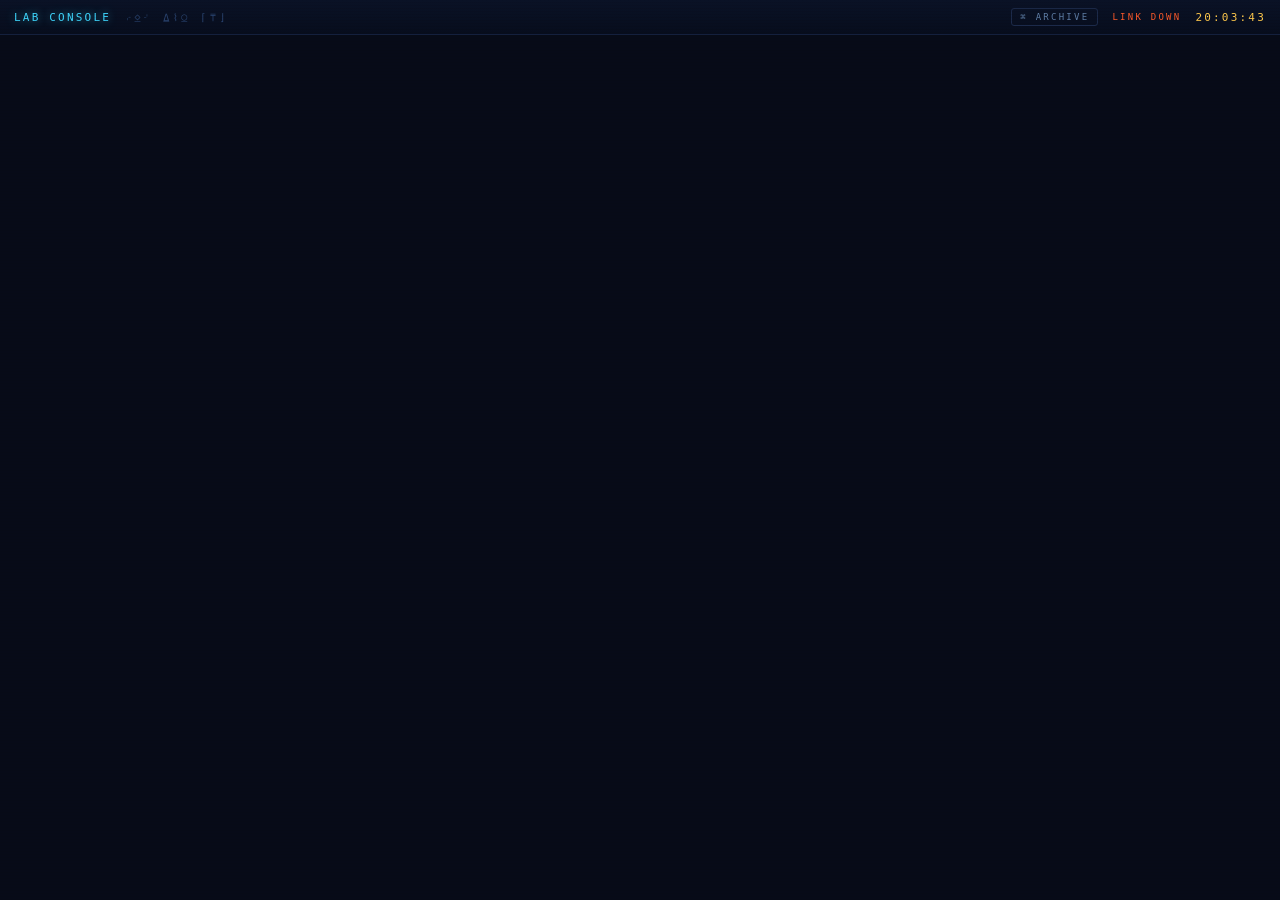
<file: static/index.html>
<!DOCTYPE html>
<html lang="en">
<head>
<meta charset="UTF-8">
<meta name="viewport" content="width=device-width, initial-scale=1.0">
<title>Lab Console</title>
<link rel="stylesheet" href="/static/style.css">
</head>
<body>
<div id="app">
  <div class="statusbar">
    <span class="title">LAB CONSOLE</span>
    <span class="glyphs">⌌⍚⌏ ⍙⌇⍜ ⌈⍑⌋</span>
    <span class="spacer"></span>
    <span class="demobadge hidden" id="demobadge">DEMO</span>
    <span id="chips"></span>
    <a class="archlink" href="/docs" title="Technical Archive">⌘ ARCHIVE</a>
    <span class="linkstate down" id="link">LINK…</span>
    <span class="clock" id="clock">--:--:--</span>
  </div>
  <div id="fleet"><div class="grid" id="grid"></div></div>
  <div id="detail" class="hidden"></div>
</div>
<script src="/static/app.js"></script>
</body>
</html>
</file>
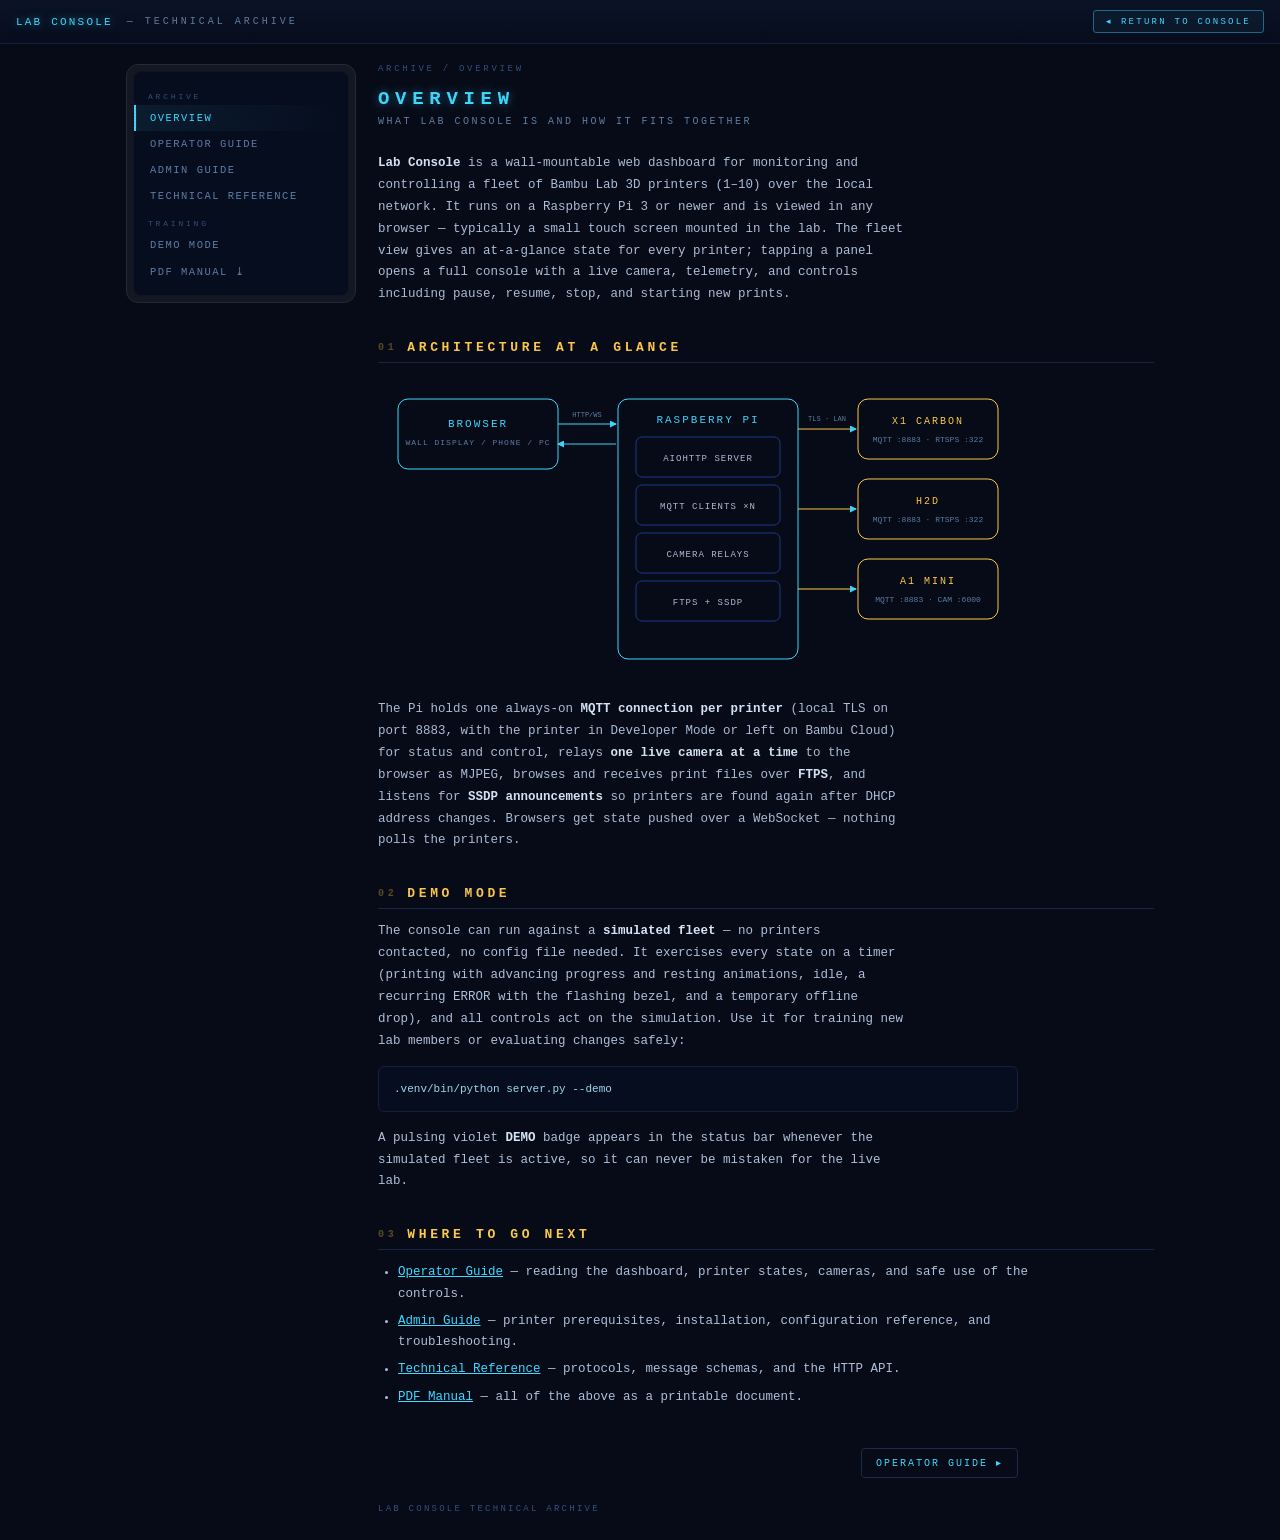
<file: static/docs/index.html>
<!DOCTYPE html>
<html lang="en">
<head>
<meta charset="UTF-8"><meta name="viewport" content="width=device-width, initial-scale=1.0">
<title>Overview — Lab Console Archive</title>
<link rel="stylesheet" href="/static/docs/docs.css">
</head>
<body>
<div class="topbar">
  <span class="title">LAB CONSOLE</span><span class="sub">— TECHNICAL ARCHIVE</span>
  <span class="spacer"></span>
  <a class="consolelink" href="/">◂ RETURN TO CONSOLE</a>
</div>
<div class="layout">
  <nav class="side"><div class="navbox"><div class="inner">
    <div class="grp">ARCHIVE</div>
    <a href="/static/docs/index.html" class="active">OVERVIEW</a>
    <a href="/static/docs/operator.html">OPERATOR GUIDE</a>
    <a href="/static/docs/admin.html">ADMIN GUIDE</a>
    <a href="/static/docs/reference.html">TECHNICAL REFERENCE</a>
    <div class="grp">TRAINING</div>
    <a href="#demo">DEMO MODE</a>
    <a href="/static/docs/LabConsole-Manual.pdf">PDF MANUAL ⤓</a>
  </div></div></nav>
  <main>
    <div class="crumb">ARCHIVE / OVERVIEW</div>
    <h1>OVERVIEW</h1>
    <div class="h1sub">WHAT LAB CONSOLE IS AND HOW IT FITS TOGETHER</div>

    <p><b>Lab Console</b> is a wall-mountable web dashboard for monitoring and controlling a
       fleet of Bambu Lab 3D printers (1–10) over the local network. It runs on a Raspberry
       Pi 3 or newer and is viewed in any browser — typically a small touch screen mounted in
       the lab. The fleet view gives an at-a-glance state for every printer; tapping a panel
       opens a full console with a live camera, telemetry, and controls including pause,
       resume, stop, and starting new prints.</p>

    <h2><span class="idx">01</span> ARCHITECTURE AT A GLANCE</h2>
    <svg class="arch" viewBox="0 0 640 300" xmlns="http://www.w3.org/2000/svg" font-family="ui-monospace,monospace">
      <defs>
        <marker id="arr" markerWidth="7" markerHeight="7" refX="6" refY="3.5" orient="auto">
          <path d="M0,0 L7,3.5 L0,7 z" fill="#3fd8ff"/>
        </marker>
      </defs>
      <!-- browser -->
      <rect x="20" y="20" width="160" height="70" rx="10" fill="none" stroke="#3fd8ff"/>
      <text x="100" y="48" fill="#3fd8ff" font-size="11" text-anchor="middle" letter-spacing="2">BROWSER</text>
      <text x="100" y="66" fill="#5f7ea6" font-size="8" text-anchor="middle" letter-spacing="1">WALL DISPLAY / PHONE / PC</text>
      <!-- pi -->
      <rect x="240" y="20" width="180" height="260" rx="10" fill="none" stroke="#3fd8ff"/>
      <text x="330" y="44" fill="#3fd8ff" font-size="11" text-anchor="middle" letter-spacing="2">RASPBERRY PI</text>
      <rect x="258" y="58" width="144" height="40" rx="6" fill="none" stroke="#1a3a8f"/>
      <text x="330" y="82" fill="#aebfd8" font-size="9" text-anchor="middle" letter-spacing="1">AIOHTTP SERVER</text>
      <rect x="258" y="106" width="144" height="40" rx="6" fill="none" stroke="#1a3a8f"/>
      <text x="330" y="130" fill="#aebfd8" font-size="9" text-anchor="middle" letter-spacing="1">MQTT CLIENTS ×N</text>
      <rect x="258" y="154" width="144" height="40" rx="6" fill="none" stroke="#1a3a8f"/>
      <text x="330" y="178" fill="#aebfd8" font-size="9" text-anchor="middle" letter-spacing="1">CAMERA RELAYS</text>
      <rect x="258" y="202" width="144" height="40" rx="6" fill="none" stroke="#1a3a8f"/>
      <text x="330" y="226" fill="#aebfd8" font-size="9" text-anchor="middle" letter-spacing="1">FTPS + SSDP</text>
      <!-- printers -->
      <rect x="480" y="20" width="140" height="60" rx="10" fill="none" stroke="#ffc94d"/>
      <text x="550" y="45" fill="#ffc94d" font-size="10" text-anchor="middle" letter-spacing="2">X1 CARBON</text>
      <text x="550" y="63" fill="#5f7ea6" font-size="8" text-anchor="middle">MQTT :8883 · RTSPS :322</text>
      <rect x="480" y="100" width="140" height="60" rx="10" fill="none" stroke="#ffc94d"/>
      <text x="550" y="125" fill="#ffc94d" font-size="10" text-anchor="middle" letter-spacing="2">H2D</text>
      <text x="550" y="143" fill="#5f7ea6" font-size="8" text-anchor="middle">MQTT :8883 · RTSPS :322</text>
      <rect x="480" y="180" width="140" height="60" rx="10" fill="none" stroke="#ffc94d"/>
      <text x="550" y="205" fill="#ffc94d" font-size="10" text-anchor="middle" letter-spacing="2">A1 MINI</text>
      <text x="550" y="223" fill="#5f7ea6" font-size="8" text-anchor="middle">MQTT :8883 · CAM :6000</text>
      <!-- links -->
      <line x1="180" y1="45" x2="238" y2="45" stroke="#3fd8ff" marker-end="url(#arr)"/>
      <line x1="238" y1="65" x2="180" y2="65" stroke="#3fd8ff" marker-end="url(#arr)"/>
      <text x="209" y="38" fill="#5f7ea6" font-size="7" text-anchor="middle">HTTP/WS</text>
      <line x1="420" y1="50" x2="478" y2="50" stroke="#ffc94d" marker-end="url(#arr)"/>
      <line x1="420" y1="130" x2="478" y2="130" stroke="#ffc94d" marker-end="url(#arr)"/>
      <line x1="420" y1="210" x2="478" y2="210" stroke="#ffc94d" marker-end="url(#arr)"/>
      <text x="449" y="42" fill="#5f7ea6" font-size="7" text-anchor="middle">TLS · LAN</text>
    </svg>
    <p>The Pi holds one always-on <b>MQTT connection per printer</b> (local TLS on port
       8883, with the printer in Developer Mode or left on Bambu Cloud) for status and control, relays <b>one live camera at a time</b> to the
       browser as MJPEG, browses and receives print files over <b>FTPS</b>, and listens for
       <b>SSDP announcements</b> so printers are found again after DHCP address changes.
       Browsers get state pushed over a WebSocket — nothing polls the printers.</p>

    <h2 id="demo"><span class="idx">02</span> DEMO MODE</h2>
    <p>The console can run against a <b>simulated fleet</b> — no printers contacted, no
       config file needed. It exercises every state on a timer (printing with advancing
       progress and resting animations, idle, a recurring ERROR with the flashing bezel,
       and a temporary offline drop), and all controls act on the simulation. Use it for
       training new lab members or evaluating changes safely:</p>
    <pre><code>.venv/bin/python server.py --demo</code></pre>
    <p>A pulsing violet <b>DEMO</b> badge appears in the status bar whenever the simulated
       fleet is active, so it can never be mistaken for the live lab.</p>

    <h2><span class="idx">03</span> WHERE TO GO NEXT</h2>
    <ul>
      <li><a href="/static/docs/operator.html">Operator Guide</a> — reading the dashboard, printer states, cameras, and safe use of the controls.</li>
      <li><a href="/static/docs/admin.html">Admin Guide</a> — printer prerequisites, installation, configuration reference, and troubleshooting.</li>
      <li><a href="/static/docs/reference.html">Technical Reference</a> — protocols, message schemas, and the HTTP API.</li>
      <li><a href="/static/docs/LabConsole-Manual.pdf">PDF Manual</a> — all of the above as a printable document.</li>
    </ul>

    <div class="pagenav"><span></span><a href="/static/docs/operator.html">OPERATOR GUIDE ▸</a></div>
    <div class="foot">LAB CONSOLE TECHNICAL ARCHIVE</div>
  </main>
</div>
</body>
</html>
</file>
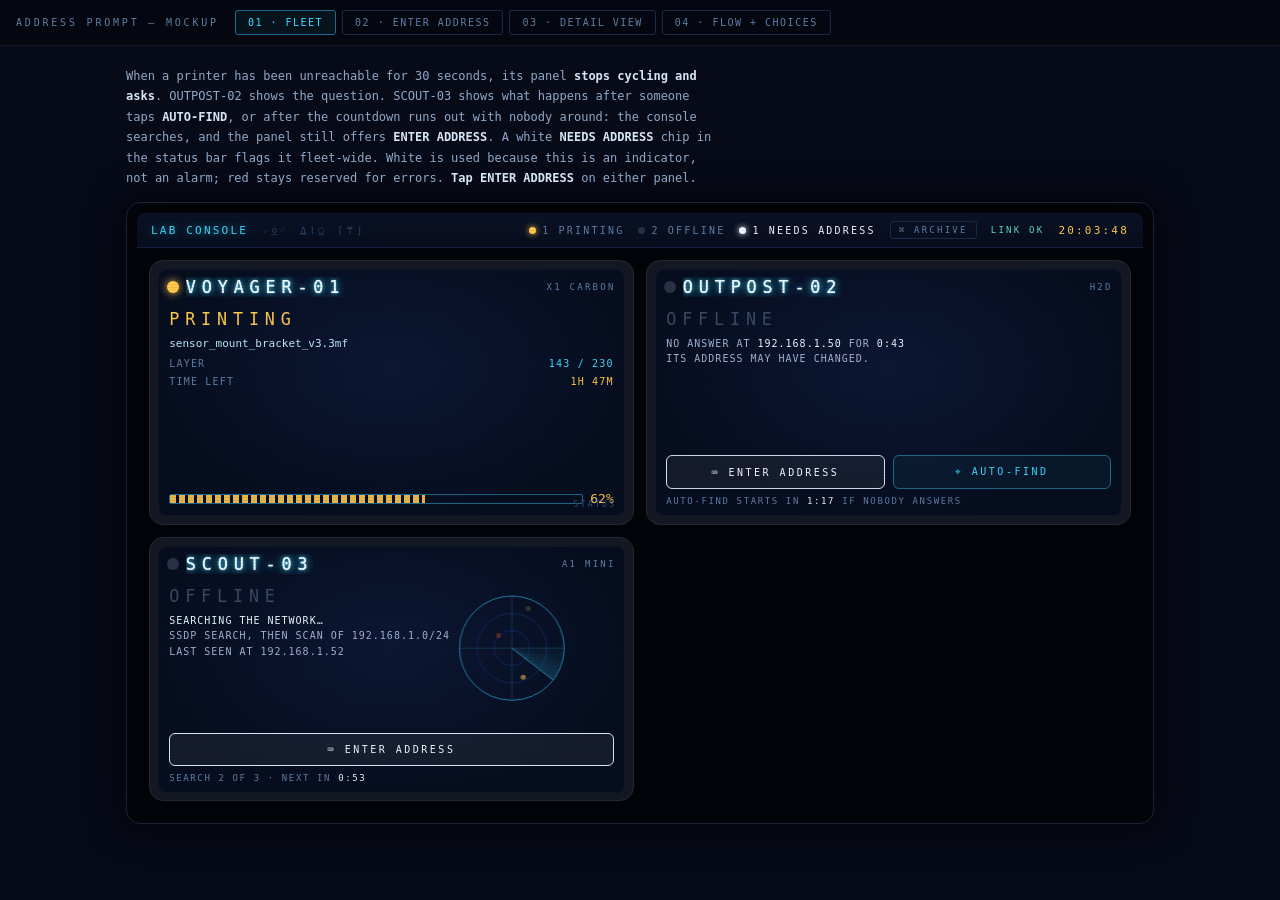
<file: mockups/address-prompt-mockup.html>
<!DOCTYPE html>
<html lang="en">
<head>
<meta charset="UTF-8">
<meta name="viewport" content="width=device-width, initial-scale=1.0">
<title>Address Prompt — Lab Console Mockup</title>
<style>
/* ===== repo static/style.css, verbatim ===== */
:root{
  --bg:#070b18; --panel-deep:#060d1e;
  --bezel:#141822; --bezel-edge:#232a38;
  --cyan:#3fd8ff; --cyan-dim:#1e6c8c; --grid:#1a3a8f;
  --amber:#ffc94d; --alert:#ff5a2a; --violet:#b06cff;
  --text-dim:#5f7ea6; --ok:#57e0b8;
}
*{box-sizing:border-box;margin:0;padding:0}
html,body{height:100%}
body{background:var(--bg);color:var(--cyan);
  font-family:ui-monospace,'SF Mono','Cascadia Mono','Roboto Mono',Consolas,monospace;
  overflow:hidden}
#app{height:100%;display:flex;flex-direction:column;position:relative;
  /* a display, not a document: no text selection, no I-beam pointer, and no blinking caret
     (browsers with caret browsing on, F7 in Chrome/Edge, parked one in the first card's
     text and the detail view's FILE cell; issue #5). Buttons and panels set their own
     pointer, and nothing in the console takes typed input. */
  user-select:none;-webkit-user-select:none;caret-color:transparent;cursor:default}
#app::after{content:"";position:fixed;inset:0;pointer-events:none;
  background:repeating-linear-gradient(0deg,rgba(0,0,0,.14) 0 1px,transparent 1px 3px);
  mix-blend-mode:multiply;opacity:.5}
@media (prefers-reduced-motion: reduce){canvas{display:none}}

/* ---------- status bar ---------- */
.statusbar{display:flex;align-items:center;gap:14px;padding:8px 14px;
  border-bottom:1px solid #14203d;background:linear-gradient(180deg,#0a1226,#070d1d);
  font-size:11px;letter-spacing:.2em;flex:0 0 auto}
.statusbar .title{color:var(--cyan);text-shadow:0 0 8px rgba(63,216,255,.6)}
.statusbar .glyphs{color:#2a4470;font-size:10px;letter-spacing:.35em}
.statusbar .spacer{flex:1}
#chips{display:flex;gap:14px;align-items:center}
.fleetchip{display:flex;align-items:center;gap:6px;color:var(--text-dim);font-size:10px}
.dot{width:7px;height:7px;border-radius:50%}
.dot.idle{background:var(--cyan);box-shadow:0 0 6px var(--cyan)}
.dot.print{background:var(--amber);box-shadow:0 0 6px var(--amber)}
.dot.err{background:var(--alert);box-shadow:0 0 6px var(--alert)}
.dot.off{background:#2a3247}
.clock{color:var(--amber)}
.demobadge{border:1px solid var(--violet);color:var(--violet);font-size:9px;
  letter-spacing:.3em;padding:3px 8px;border-radius:3px;
  box-shadow:0 0 10px rgba(176,108,255,.3);animation:pulse 2.2s ease-in-out infinite}
.archlink{font-size:9px;letter-spacing:.25em;color:var(--text-dim);text-decoration:none;
  border:1px solid #1c2a4a;border-radius:3px;padding:3px 8px}
.archlink:hover{color:var(--cyan);border-color:var(--cyan-dim)}
.linkstate{font-size:9px;letter-spacing:.25em;color:var(--ok)}
.linkstate.down{color:var(--alert);animation:blink 1s steps(2) infinite}

/* ---------- fleet grid ---------- */
#fleet{flex:1;overflow:auto}
.grid{display:grid;gap:12px;padding:12px;
  grid-template-columns:repeat(auto-fit,minmax(280px,1fr))}
.ppanel{position:relative;background:var(--bezel);
  border:1px solid var(--bezel-edge);border-radius:14px;padding:8px;cursor:pointer}
.ppanel .crt{position:relative;border-radius:9px;min-height:212px;overflow:hidden;
  background:radial-gradient(ellipse at 50% 40%, #0c1734 0%, var(--panel-deep) 75%);
  border:1px solid #0d1526;display:flex;flex-direction:column}
.phead{display:flex;align-items:center;gap:8px;padding:8px 10px 6px;
  font-size:11px;letter-spacing:.18em}
.phead .lamp{width:9px;height:9px;border-radius:50%;flex:0 0 auto}
.lamp.idle{background:var(--cyan);box-shadow:0 0 8px var(--cyan)}
.lamp.paused{background:var(--violet);box-shadow:0 0 8px var(--violet)}
.lamp.printing{background:var(--amber);box-shadow:0 0 8px var(--amber);animation:pulse 2.2s ease-in-out infinite}
.lamp.error{background:var(--alert);box-shadow:0 0 10px var(--alert);animation:blink 1s steps(2) infinite}
.lamp.offline{background:#2a3247}
@keyframes pulse{50%{opacity:.45}}
.ppanel.error{animation:bezelflash 1s steps(2) infinite}
@keyframes bezelflash{
  0%,100%{border-color:var(--alert);box-shadow:0 0 14px rgba(255,90,42,.55), 0 0 3px rgba(255,90,42,.8) inset}
  50%{border-color:var(--bezel-edge);box-shadow:none}
}
@keyframes blink{50%{opacity:.15}}
/* The printer's display name (config.json "name"): the state word's typeface and size, in
   the header above every face so it never moves as faces cycle, with a stronger phosphor glow
   than anything else on the panel and a faint stepped flicker. Cyan in every state: it is
   identity, not status, and red stays error-only. Approved as option A of
   mockups/printer-name-mockup.html. */
.nameglow{color:#e6fbff;letter-spacing:.35em;white-space:nowrap;overflow:hidden;text-overflow:ellipsis;min-width:0;
  text-shadow:0 0 1px #fff, 0 0 5px rgba(63,216,255,.95), 0 0 12px rgba(63,216,255,.75),
              0 0 26px rgba(63,216,255,.45), 0 0 44px rgba(63,216,255,.22);
  animation:phosphor 7s steps(1) infinite}
@keyframes phosphor{0%{opacity:1}61%{opacity:.84}62%{opacity:1}63%{opacity:.9}64%{opacity:1}}
@media (prefers-reduced-motion: reduce){.nameglow{animation:none}}
.phead{gap:10px}
.phead .lamp{width:12px;height:12px}
.phead .pname{font-size:15px}
/* the model label keeps its line when a long name is cut short */
.phead .pmodel{color:var(--text-dim);font-size:9px;letter-spacing:.25em;margin-left:auto;white-space:nowrap;flex:0 0 auto}
.pbody{flex:1;position:relative;padding:8px 12px 10px;display:flex;flex-direction:column;gap:7px}
.pbody>canvas.bganim{position:absolute;inset:0;width:100%;height:100%}
.pbody img.camimg{position:absolute;inset:0;width:100%;height:100%;object-fit:cover;filter:saturate(.85) contrast(1.05)}

/* Wide, tall screens (a fullscreen lab display): two panels across, and two rows fill
   the screen, so a 3-4 printer fleet gets about a quarter of the display per panel. A 3rd
   printer sits bottom-left, keeping the slot a 4th will fill; a 5th+ scrolls to a third
   row. Type and meters scale with the panel through container units, so the readout
   carries across the room. Narrow windows and phones keep the auto-fit grid above.
   Approved in mockups/fleet-layout-mockup.html (option A). */
@media (min-width:1000px) and (min-height:560px){
  #fleet{container-type:size}
  #fleet .grid{grid-template-columns:repeat(2,minmax(0,1fr));grid-auto-rows:calc((100cqh - 36px) / 2)}
  #fleet .ppanel{display:flex}
  #fleet .ppanel .crt{flex:1;min-height:0;container-type:inline-size}
  #fleet .phead{font-size:clamp(11px,1.45cqw,16px);padding:1.4cqw 1.8cqw 1cqw;gap:1.4cqw}
  #fleet .phead .pname{font-size:clamp(15px,3.6cqw,40px)}
  #fleet .phead .lamp{width:clamp(12px,1.9cqw,22px);height:clamp(12px,1.9cqw,22px)}
  #fleet .phead .pmodel{font-size:clamp(9px,1.1cqw,13px)}
  #fleet .pbody{padding:1.2cqw 2.2cqw 1.8cqw;gap:clamp(7px,1.3cqw,16px)}
  #fleet .statword{font-size:clamp(15px,3.6cqw,40px)}
  #fleet .fname{font-size:clamp(11px,2.1cqw,22px)}
  #fleet .kv,#fleet .errline{font-size:clamp(10px,1.8cqw,19px)}
  #fleet .progrow{gap:1.6cqw}
  #fleet .pbar{height:clamp(10px,1.7cqw,18px)}
  #fleet .ppct{font-size:clamp(12px,2.8cqw,30px)}
  /* the markup pins the wedge at 34px; wedge() sizes its drawing from the CSS box */
  #fleet canvas.wedge{width:clamp(34px,6.5cqw,72px)!important;height:clamp(34px,6.5cqw,72px)!important}
  #fleet .facechip{font-size:clamp(8px,.95cqw,11px);right:1.6cqw;bottom:1.2cqw}
  #fleet .camtag{font-size:clamp(9px,1.25cqw,14px);left:1.6cqw;top:1.2cqw}
  #fleet .camfoot{font-size:clamp(9px,1.1cqw,12px);left:1.6cqw;bottom:1.2cqw}
  #fleet .stackread{font-size:clamp(9px,1.3cqw,15px);left:1.6cqw;bottom:1.2cqw}
  #fleet .stackbucket{font-size:clamp(8px,1.1cqw,13px);right:1.6cqw;top:.6cqw}

  /* status faces with progress get a large open-arc reticle beside the readout, filling the
     band that otherwise sits empty at this size (option C of
     mockups/large-panel-options-mockup.html). The reticle replaces the small wedge here. */
  /* The reticle's column has a set width. With "auto", the grid sized it from the canvas's
     backing store, which fit() makes devicePixelRatio times the CSS size, so on a Retina
     display the column grew and squeezed the readout into a narrow strip. */
  #fleet .pbody:has(>canvas.reticle){display:grid;grid-template-columns:minmax(0,1fr) min(40cqw,45%);
    grid-template-rows:auto auto auto auto 1fr auto;column-gap:3cqw}
  #fleet .pbody:has(>canvas.reticle)>:is(.statword,.fname,.kv,.errline){grid-column:1}
  #fleet .pbody>canvas.reticle{display:block;grid-column:2;grid-row:1 / 6;align-self:center;
    width:100%;aspect-ratio:1;height:auto}
  #fleet .pbody:has(>canvas.reticle)>.progrow{grid-column:1 / -1;grid-row:6;margin-bottom:clamp(10px,1.6cqw,20px)}
  #fleet .pbody:has(>canvas.reticle) canvas.wedge{display:none}
  /* idle faces have no progress to show: center their readout instead */
  #fleet .pbody:has(>.statword.idle){justify-content:center}
}
/* outside the two-across layout the reticle stays hidden and the small wedge does the job */
canvas.reticle{display:none}

/* Detail view on a wide, tall screen: fill it. The camera takes the left column above
   larger controls; the readings fill the right column and scale with it (container
   units), headed by a progress block with the reticle. Narrow windows keep the layout
   above, without the block. Approved as option B of mockups/detail-view-mockup.html
   (issue #6). */
.dprog{display:none}
@media (min-width:1000px) and (min-height:560px){
  #detail .dhead{padding:12px 14px}
  #detail .dstate{font-size:16px;letter-spacing:.3em}
  #detail .detailgrid{flex:1;min-height:0;grid-template-columns:1.35fr .65fr;grid-template-rows:minmax(0,1fr)}
  #detail .dblock{display:flex;flex-direction:column;min-height:0}
  #detail .dcrt.cam{flex:1;min-height:0}
  #detail .dcrt.cam canvas,#detail .dcrt.cam img{height:100%!important;width:100%}
  #detail .camtag{font-size:13px;left:14px;top:12px}
  #detail .ctrls{gap:10px;padding:14px 4px 4px}
  #detail .cbtn{font-size:15px;padding:20px 8px}
  /* the right column stops short of the fixed corner FLEET button */
  #detail .detailgrid>.dblock:last-child{margin-bottom:78px;container-type:inline-size}
  #telem{flex:1;min-height:0;display:flex;flex-direction:column}
  #telem .telem{flex:1;grid-auto-rows:1fr}
  #telem .tcell{padding:1.6cqw 2.4cqw;display:flex;flex-direction:column;justify-content:center}
  #telem .tcell .tl{font-size:clamp(9px,1.7cqw,14px);margin-bottom:.8cqw}
  #telem .tcell .tv{font-size:clamp(17px,4.6cqw,42px)}
  #telem .tcell .tv small{font-size:clamp(10px,2cqw,18px)}
  #telem .tcell .tv.file{font-size:clamp(11px,2.6cqw,22px)}
  #telem .tcell.inprog{display:none}
  /* five readings left below the block: the last spans the row so no slot sits empty */
  #telem .telem>.tcell:last-child{grid-column:1 / -1}
  #telem .amslbl{font-size:clamp(9px,1.5cqw,13px);padding:1.6cqw 2.4cqw 0}
  #telem .ams{padding:1.4cqw 2.4cqw 2cqw;gap:1.4cqw}
  #telem .slot{font-size:clamp(9px,1.6cqw,14px);padding:1.2cqw 1.4cqw}
  #telem .slot i{height:clamp(5px,1cqw,9px);margin-bottom:1cqw}
  #telem .hmsbox{font-size:clamp(10px,2.4cqw,20px);padding:1.6cqw 2.4cqw}
  /* fixed reticle column, for the same devicePixelRatio reason as the fleet status face */
  #telem .dprog{display:grid;grid-template-columns:min(34cqw,260px) minmax(0,1fr);gap:2.6cqw;align-items:center;
    padding:2cqw 2.4cqw;border-bottom:1px solid #101c36;background:var(--panel-deep)}
  #telem .dprog.noret{grid-template-columns:1fr}
  #telem .dprog canvas.reticle{display:block;width:100%;aspect-ratio:1;height:auto}
  #telem .dprog .tl{font-size:clamp(9px,1.7cqw,14px);letter-spacing:.25em;color:var(--text-dim);margin:1.2cqw 0 .5cqw}
  #telem .dprog .tl:first-child{margin-top:0}
  #telem .dprog .file{font-size:clamp(11px,2.6cqw,22px);color:#bfe9ff;word-break:break-all;line-height:1.35}
  #telem .dprog .big{font-size:clamp(20px,6cqw,56px);color:var(--amber)}
  #telem .dprog .big.vi{color:var(--violet)} #telem .dprog .big.al{color:var(--alert)}
  #telem .dprog .big.idle{color:var(--cyan)} #telem .dprog .big.offline{color:#3a4a66}
  #telem .dprog .mid{font-size:clamp(14px,3.6cqw,32px);color:var(--cyan)}
  #telem .dprog .mid small{font-size:.55em;color:var(--text-dim)}
}

.statword{font-size:15px;letter-spacing:.35em;margin-top:2px}
.statword.idle{color:var(--cyan)} .statword.printing,.statword.paused{color:var(--amber)}
.statword.paused{color:var(--violet)}
.statword.error{color:var(--alert);text-shadow:0 0 10px rgba(255,90,42,.6)}
.statword.offline{color:#3a4a66}
.fname{font-size:11px;color:#bfe9ff;word-break:break-all;line-height:1.4}
.kv{display:flex;justify-content:space-between;font-size:10px;color:var(--text-dim);letter-spacing:.12em}
.kv b{color:var(--cyan);font-weight:400}
.kv b.warm{color:var(--amber)}
.errline{font-size:10px;color:#ffb49b;line-height:1.5}

.progrow{display:flex;align-items:center;gap:10px;margin-top:auto}
.wedge{flex:0 0 auto}
.pbar{flex:1;height:10px;border:1px solid var(--cyan-dim);border-radius:2px;position:relative;overflow:hidden}
.pbar>i{position:absolute;inset:0;background:repeating-linear-gradient(90deg,var(--amber) 0 6px,transparent 6px 9px);opacity:.9}
.pbar.errbar>i{background:repeating-linear-gradient(90deg,var(--alert) 0 6px,transparent 6px 9px)}
.ppct{font-size:12px;color:var(--amber)}

.facechip{position:absolute;right:10px;bottom:8px;font-size:8px;letter-spacing:.3em;color:#33507c}
/* layer stack overlays (mockups/layer-stack-mockup.html) */
.stackread{position:absolute;left:12px;bottom:7px;font-size:9px;color:var(--text-dim);
  letter-spacing:.15em;z-index:2}
.stackread b{color:var(--cyan);font-weight:400}
.stackbucket{position:absolute;right:12px;top:2px;font-size:8px;letter-spacing:.25em;
  color:var(--amber);z-index:2}
.camtag{position:absolute;left:10px;top:8px;font-size:9px;letter-spacing:.25em;
  color:#f2f8ff;text-shadow:0 0 6px rgba(242,248,255,.75);z-index:2}
.camtag.rec::before{content:"● ";animation:blink 1.4s steps(2) infinite}
.camtag.dim{color:var(--text-dim);text-shadow:none}
.camfoot{position:absolute;left:10px;bottom:8px;font-size:9px;color:var(--text-dim);letter-spacing:.15em;z-index:2}

/* ---------- detail view ---------- */
#detail{flex:1;display:flex;flex-direction:column;overflow:auto}
.dhead{display:flex;align-items:center;gap:10px;padding:10px 12px;font-size:12px;
  letter-spacing:.2em;border-bottom:1px solid #101c36;flex:0 0 auto}
.dhead .lamp{width:9px;height:9px;border-radius:50%}
/* the way back to the fleet is lit and sized to find at a glance, plus a corner button in
   thumb reach on a touch screen; Esc also works (mockups/large-panel-options-mockup.html, D2) */
.backbtn{font-family:inherit;font-size:13px;letter-spacing:.25em;padding:11px 20px;cursor:pointer;
  color:var(--cyan);border:1px solid var(--cyan-dim);background:rgba(63,216,255,.08);border-radius:5px;
  box-shadow:0 0 12px rgba(63,216,255,.18), 0 0 6px rgba(63,216,255,.12) inset}
.backbtn:hover{background:rgba(63,216,255,.14)}
.fleetfab{position:fixed;right:18px;bottom:18px;z-index:20;display:flex;align-items:center;gap:10px;
  font-family:inherit;font-size:13px;letter-spacing:.3em;padding:16px 24px;border-radius:30px;cursor:pointer;
  color:var(--cyan);border:1px solid var(--cyan-dim);background:rgba(8,16,34,.92);
  box-shadow:0 0 18px rgba(63,216,255,.25), 0 6px 20px rgba(0,0,0,.6)}
.fleetfab:hover{background:rgba(14,26,52,.95)}
.dstate{margin-left:auto;font-size:11px;color:var(--amber)}
.dhead .dname{font-size:22px}
.detailgrid{display:grid;grid-template-columns:1.15fr .85fr;gap:12px;padding:12px}
@media (max-width:720px){.detailgrid{grid-template-columns:1fr}}
.dblock{background:var(--bezel);border:1px solid var(--bezel-edge);border-radius:14px;padding:8px}
.dcrt{position:relative;background:var(--panel-deep);border-radius:9px;
  border:1px solid #0d1526;overflow:hidden}
.dcrt.cam{min-height:250px;display:flex;align-items:center;justify-content:center}
.dcrt.cam img{width:100%;height:250px;object-fit:contain;background:#04060c}
.telem{display:grid;grid-template-columns:1fr 1fr;gap:1px;background:#101c36}
.tcell{background:var(--panel-deep);padding:10px 12px}
.tcell .tl{font-size:9px;letter-spacing:.25em;color:var(--text-dim);margin-bottom:5px}
.tcell .tv{font-size:17px;color:var(--cyan)}
.tcell .tv small{font-size:10px;color:var(--text-dim)}
.tcell .tv.warm{color:var(--amber)}
.tcell .tv.file{font-size:11px;line-height:1.5;word-break:break-all}
.amslbl{font-size:9px;letter-spacing:.25em;color:var(--text-dim);padding:10px 12px 0}
.ams{display:flex;gap:8px;padding:10px 12px;background:var(--panel-deep)}
.slot{flex:1;border:1px solid #1c2a4a;border-radius:4px;padding:7px 8px;
  font-size:9px;letter-spacing:.1em;color:var(--text-dim)}
.slot i{display:block;height:5px;border-radius:2px;margin-bottom:6px;background:#2a3247}
.hmsbox{padding:10px 12px;font-size:10px;color:#ffb49b;line-height:1.6;background:var(--panel-deep)}
.ctrls{display:grid;grid-template-columns:1fr 1fr 1fr;gap:8px;padding:12px}
.cbtn{font-family:inherit;font-size:11px;letter-spacing:.25em;padding:13px 6px;
  border-radius:6px;cursor:pointer;background:rgba(63,216,255,.05);
  border:1px solid var(--cyan-dim);color:var(--cyan)}
.cbtn:disabled{opacity:.3;cursor:default}
.cbtn.warn{border-color:#8c5a1e;color:var(--amber);background:rgba(255,201,77,.05)}
.cbtn.stop{border-color:#8c2c12;color:var(--alert);background:rgba(255,90,42,.06)}
.cbtn.wide{grid-column:1/-1;border-style:dashed}

/* ---------- modals ---------- */
.dim{position:fixed;inset:0;background:rgba(2,4,10,.78);display:flex;
  align-items:center;justify-content:center;z-index:50}
.modal{width:min(440px,92%);background:var(--bezel);border:1px solid #3a1c12;
  border-radius:12px;padding:8px;box-shadow:0 0 30px rgba(255,90,42,.15)}
.modal .inner{border:1px solid #2a1108;border-radius:8px;background:var(--panel-deep);padding:18px}
.modal h3{font-size:13px;letter-spacing:.3em;color:var(--alert);margin-bottom:10px}
.modal p{font-size:11px;color:#9fb4d2;line-height:1.6;margin-bottom:16px;word-break:break-word}
.modal .row{display:flex;gap:8px}
.modal.cyanline{border-color:#1c2a4a;box-shadow:0 0 30px rgba(63,216,255,.1)}
.modal.cyanline .inner{border-color:#14203d}
.modal.cyanline h3{color:var(--cyan)}
.flist{list-style:none;margin-bottom:14px;border:1px solid #14203d;border-radius:4px;
  max-height:180px;overflow:auto}
.flist li{display:flex;justify-content:space-between;gap:10px;padding:9px 11px;
  font-size:10.5px;border-bottom:1px solid #0e1830;color:#bfe9ff;cursor:pointer}
.flist li span{color:var(--text-dim)}
.flist li.sel{background:rgba(63,216,255,.08);outline:1px solid var(--cyan-dim)}
.flist li.empty{color:var(--text-dim);cursor:default;justify-content:center}
.upl{border:1px dashed #1c2a4a;border-radius:4px;text-align:center;color:var(--text-dim);
  font-size:10px;letter-spacing:.2em;padding:12px;margin-bottom:14px;cursor:pointer}
.upl.busy{color:var(--amber);border-color:#8c5a1e}
.toast{position:fixed;left:50%;bottom:18px;transform:translateX(-50%);
  background:var(--bezel);border:1px solid var(--cyan-dim);color:var(--cyan);
  font-size:10px;letter-spacing:.2em;padding:9px 16px;border-radius:6px;z-index:60;
  box-shadow:0 0 18px rgba(63,216,255,.15)}
.toast.err{border-color:#8c2c12;color:var(--alert)}
.hidden{display:none !important}


/* ===== mockup page chrome (not part of the proposal) ===== */
html,body{height:auto;overflow:auto}
body{padding-bottom:40px}
.mocknav{display:flex;gap:6px;flex-wrap:wrap;align-items:center;padding:10px 16px;
  background:#04070f;border-bottom:1px solid #10182b;position:sticky;top:0;z-index:100}
.mocknav .lbl{font-size:10px;letter-spacing:.28em;color:var(--text-dim);margin-right:10px}
.mocknav button{background:transparent;border:1px solid #1c2a4a;color:var(--text-dim);
  font-family:inherit;font-size:10px;letter-spacing:.15em;padding:6px 12px;border-radius:3px;cursor:pointer}
.mocknav button.on{color:var(--cyan);border-color:var(--cyan-dim);background:rgba(63,216,255,.06)}
.mockwrap{max-width:1060px;margin:0 auto;padding:16px}
.mocknote{font-size:12px;line-height:1.7;color:#90a9c8;max-width:82ch;margin:4px 0 14px}
.mocknote b{color:#d7e6f7}
.mocknote code{color:var(--amber);font-size:11px}
.device{background:#02040a;border:1px solid #1b2233;border-radius:14px;padding:10px;
  box-shadow:0 0 40px rgba(0,0,0,.8)}
.screen{position:relative;height:600px;border-radius:8px;overflow:hidden;
  transform:translateZ(0)}  /* makes position:fixed modals stay inside the frame */
.screen #app{height:100%}
.mock{display:none}.mock.on{display:block}
.choices{display:grid;grid-template-columns:repeat(auto-fit,minmax(300px,1fr));gap:12px;margin-top:18px}
.choice{background:var(--bezel);border:1px solid var(--bezel-edge);border-radius:10px;padding:6px}
.choice .in{background:var(--panel-deep);border:1px solid #0d1526;border-radius:7px;padding:13px 15px;height:100%}
.choice h3{font-size:10px;letter-spacing:.28em;color:var(--amber);margin-bottom:8px}
.choice p{font-size:11px;line-height:1.65;color:#9fb4d2;margin-bottom:6px}
.choice p b{color:#d7e6f7}
.flow{font-size:11px;line-height:1.9;color:#9fb4d2;background:var(--panel-deep);
  border:1px solid #14203d;border-radius:8px;padding:14px 18px;margin:10px 0}
.flow b{color:var(--cyan);font-weight:400}
.flow i{color:var(--text-dim);font-style:normal}

/* ===== PROPOSED additions to static/style.css ===== */
/* offline face: address prompt and search status */
.askline{font-size:10px;color:#9fb4d2;letter-spacing:.1em;line-height:1.55}
.askline b{color:#e6fbff;font-weight:400}
.askrow{display:flex;gap:8px;margin-top:auto;position:relative;z-index:2}
.askrow .cbtn{flex:1;padding:11px 6px}
.cbtn.addr{border-color:#d7e6f7;color:#f2f8ff;background:rgba(242,248,255,.06)}
.askclock{font-size:9px;letter-spacing:.18em;color:var(--text-dim);position:relative;z-index:2}
.askclock b{color:#e6fbff;font-weight:400}
.searchbox{position:absolute;right:10px;top:4px;width:44%;height:62%;opacity:.55;pointer-events:none}
.needchip{color:#f2f8ff}
.needchip .dot{background:#f2f8ff;box-shadow:0 0 6px #f2f8ff;animation:pulse 2.2s ease-in-out infinite}
@media (min-width:1000px) and (min-height:560px){
  #fleet .askline{font-size:clamp(10px,1.6cqw,17px)}
  #fleet .askrow .cbtn{font-size:clamp(10px,1.35cqw,15px);padding:clamp(10px,1.7cqw,20px) 6px}
  #fleet .askclock{font-size:clamp(9px,1.15cqw,13px)}
}
/* address dialog */
.modal.addrmodal{width:min(470px,94%)}
.addrshow{display:flex;align-items:center;justify-content:center;gap:2px;height:52px;
  border:1px solid var(--cyan-dim);border-radius:6px;margin-bottom:10px;
  font-size:24px;letter-spacing:.12em;color:#e6fbff;background:rgba(63,216,255,.04);
  text-shadow:0 0 10px rgba(63,216,255,.5)}
.addrshow .cur{display:inline-block;width:2px;height:26px;background:var(--cyan);
  animation:blink 1s steps(2) infinite;margin-left:2px}
.addrshow.bad{border-color:#5a4a22}
.addrhint{font-size:9px;letter-spacing:.18em;color:var(--text-dim);text-align:center;margin:-4px 0 10px;min-height:12px}
.addrhint.bad{color:var(--amber)}
.keypad{display:grid;grid-template-columns:repeat(3,1fr);gap:6px;margin-bottom:12px}
.keypad button{font-family:inherit;font-size:18px;padding:11px 0;border-radius:6px;cursor:pointer;
  background:rgba(63,216,255,.04);border:1px solid #1c2a4a;color:#bfe9ff}
.keypad button:active{background:rgba(63,216,255,.14)}
.keypad .fn{font-size:11px;letter-spacing:.2em;color:var(--text-dim)}
.remember{display:flex;align-items:center;gap:9px;font-size:10px;letter-spacing:.16em;
  color:#9fb4d2;margin-bottom:12px;cursor:pointer}
.remember .box{width:16px;height:16px;border:1px solid var(--cyan-dim);border-radius:3px;
  display:flex;align-items:center;justify-content:center;font-size:11px;color:var(--cyan)}
.result{border-radius:6px;padding:11px 13px;font-size:10.5px;line-height:1.6;margin-bottom:12px;letter-spacing:.06em}
.result.testing{border:1px solid var(--cyan-dim);color:#bfe9ff}
.result.ok{border:1px solid #1d6b55;color:var(--ok);background:rgba(87,224,184,.05)}
.result.warn{border:1px solid #6b5318;color:var(--amber);background:rgba(255,201,77,.04)}
.result .spin{display:inline-block;width:9px;height:9px;border:2px solid var(--cyan);
  border-right-color:transparent;border-radius:50%;animation:spin .8s linear infinite;margin-right:8px;vertical-align:-1px}
@keyframes spin{to{transform:rotate(360deg)}}
/* short screens (the official Pi 7" touchscreen is 800x480): compact dialog */
@media (max-height:540px){
  .modal.addrmodal .inner{padding:12px}
  .modal.addrmodal p{display:none}
  .addrshow{height:40px;font-size:19px;margin-bottom:6px}
  .keypad{gap:4px;margin-bottom:8px}
  .keypad button{padding:6px 0;font-size:15px}
  .remember{margin-bottom:8px}
}
</style>
</head>
<body>

<nav class="mocknav">
  <span class="lbl">ADDRESS PROMPT — MOCKUP</span>
  <button data-m="m1" class="on">01 · FLEET</button>
  <button data-m="m2">02 · ENTER ADDRESS</button>
  <button data-m="m3">03 · DETAIL VIEW</button>
  <button data-m="m4">04 · FLOW + CHOICES</button>
</nav>

<!-- ================= 01 FLEET ================= -->
<section class="mock on mockwrap" id="m1">
  <p class="mocknote">When a printer has been unreachable for 30 seconds, its panel
    <b>stops cycling and asks</b>. OUTPOST-02 shows the question. SCOUT-03 shows what happens after
    someone taps <b>AUTO-FIND</b>, or after the countdown runs out with nobody around: the
    console searches, and the panel still offers <b>ENTER ADDRESS</b>. A white
    <b>NEEDS ADDRESS</b> chip in the status bar flags it fleet-wide. White is used because this is an
    indicator, not an alarm; red stays reserved for errors. <b>Tap ENTER ADDRESS</b> on either panel.</p>
  <div class="device"><div class="screen"><div id="app">
    <div class="statusbar">
      <span class="title">LAB CONSOLE</span>
      <span class="glyphs">⌌⍚⌏ ⍙⌇⍜ ⌈⍑⌋</span>
      <span class="spacer"></span>
      <span id="chips" style="display:flex;gap:14px;align-items:center">
        <span class="fleetchip"><span class="dot print"></span>1 PRINTING</span>
        <span class="fleetchip"><span class="dot off"></span>2 OFFLINE</span>
        <span class="fleetchip needchip"><span class="dot"></span>1 NEEDS ADDRESS</span>
      </span>
      <a class="archlink">⌘ ARCHIVE</a>
      <span class="linkstate">LINK OK</span>
      <span class="clock" data-clock>--:--:--</span>
    </div>
    <div id="fleet"><div class="grid">
      <!-- printing, unchanged -->
      <div class="ppanel"><div class="crt">
        <div class="phead"><span class="lamp printing"></span><span class="pname nameglow">VOYAGER-01</span><span class="pmodel">X1 CARBON</span></div>
        <div class="pbody">
          <div class="statword printing">PRINTING</div>
          <div class="fname">sensor_mount_bracket_v3.3mf</div>
          <div class="kv"><span>LAYER</span><b>143 / 230</b></div>
          <div class="kv"><span>TIME LEFT</span><b class="warm">1H 47M</b></div>
          <div class="progrow"><div class="pbar"><i style="width:62%"></i></div><span class="ppct">62%</span></div>
          <span class="facechip">STATUS</span>
        </div></div></div>
      <!-- NEW: asking -->
      <div class="ppanel"><div class="crt">
        <div class="phead"><span class="lamp offline"></span><span class="pname nameglow">OUTPOST-02</span><span class="pmodel">H2D</span></div>
        <div class="pbody">
          <div class="statword offline">OFFLINE</div>
          <div class="askline">NO ANSWER AT <b>192.168.1.50</b> FOR <b data-up="42">0:42</b><br>
            ITS ADDRESS MAY HAVE CHANGED.</div>
          <div class="askrow">
            <button class="cbtn addr" data-open="outpost">⌨ ENTER ADDRESS</button>
            <button class="cbtn">⌖ AUTO-FIND</button>
          </div>
          <div class="askclock">AUTO-FIND STARTS IN <b data-down="78">1:18</b> IF NOBODY ANSWERS</div>
        </div></div></div>
      <!-- NEW: searching -->
      <div class="ppanel"><div class="crt">
        <div class="phead"><span class="lamp offline"></span><span class="pname nameglow">SCOUT-03</span><span class="pmodel">A1 MINI</span></div>
        <div class="pbody">
          <canvas class="searchbox" data-anim="radar"></canvas>
          <div class="statword offline">OFFLINE</div>
          <div class="askline"><b>SEARCHING THE NETWORK…</b><br>
            SSDP SEARCH, THEN SCAN OF 192.168.1.0/24<br>LAST SEEN AT 192.168.1.52</div>
          <div class="askrow">
            <button class="cbtn addr" data-open="scout">⌨ ENTER ADDRESS</button>
          </div>
          <div class="askclock">SEARCH 2 OF 3 · NEXT IN <b data-down="54">0:54</b></div>
        </div></div></div>
    </div></div>
  </div></div></div>
</section>

<!-- ================= 02 ENTER ADDRESS ================= -->
<section class="mock mockwrap" id="m2">
  <p class="mocknote">The dialog is interactive. Type with the keypad, or with a keyboard if one
    is attached, and tap <b>CONNECT</b>. The console tests the address before accepting it by
    logging in with <b>this printer's own access code</b>, so a typo can't point it at the wrong
    printer. Simulated outcomes:
    <code>192.168.1.73</code> connects;
    <code>192.168.1.80</code> is a different printer;
    any other valid address has nothing answering.</p>
  <div class="device"><div class="screen" id="m2screen"><div id="app">
    <div class="statusbar"><span class="title">LAB CONSOLE</span><span class="spacer"></span>
      <span class="fleetchip needchip"><span class="dot"></span>1 NEEDS ADDRESS</span>
      <span class="clock" data-clock>--:--:--</span></div>
    <div style="flex:1"></div>
  </div></div></div>
</section>

<!-- ================= 03 DETAIL ================= -->
<section class="mock mockwrap" id="m3">
  <p class="mocknote">For an offline printer, the detail view adds <b>SET ADDRESS…</b>, which
    opens the same dialog. It's there any time, not only while the panel is asking, so the
    address can be corrected even after auto-find has given up. The repo's detail layout is
    otherwise unchanged. This is a simplified frame showing the control row only.</p>
  <div class="device"><div class="screen"><div id="app">
    <div class="dhead">
      <button class="backbtn">◂ FLEET</button>
      <span class="lamp offline" style="width:9px;height:9px;border-radius:50%;background:#2a3247"></span>
      <span class="nameglow" style="font-size:15px">OUTPOST-02</span>
      <span style="color:var(--text-dim);font-size:9px;letter-spacing:.25em">H2D</span>
      <span class="dstate" style="margin-left:auto;color:var(--text-dim)">OFFLINE · LAST SEEN 192.168.1.50</span>
    </div>
    <div style="padding:14px;display:grid;grid-template-columns:1.15fr .85fr;gap:12px;flex:1">
      <div class="dblock" style="display:flex;flex-direction:column">
        <div class="dcrt" style="flex:1;min-height:220px;display:flex;align-items:center;justify-content:center">
          <span class="camtag dim" style="position:static">NO SIGNAL</span></div>
        <div class="ctrls">
          <button class="cbtn warn" disabled>⏸ PAUSE</button>
          <button class="cbtn stop" disabled>■ STOP</button>
          <button class="cbtn" disabled>☼ LIGHT</button>
          <button class="cbtn addr wide" data-open="outpost" style="border-style:solid">⌨ SET ADDRESS…</button>
        </div>
      </div>
      <div class="dblock"><div class="dcrt" style="padding:14px">
        <div class="askline" style="font-size:11px">NO ANSWER AT <b>192.168.1.50</b> FOR <b>1:12</b>.<br><br>
          TAP <b>SET ADDRESS…</b> TO TYPE THE PRINTER'S CURRENT ADDRESS. IT'S ON THE PRINTER'S
          SCREEN UNDER SETTINGS → NETWORK.</div>
      </div></div>
    </div>
  </div></div></div>
</section>

<!-- ================= 04 FLOW ================= -->
<section class="mock mockwrap" id="m4">
  <p class="mocknote">Where this fits relative to v1.7 rediscovery, plus three choices for you.</p>
  <div class="flow">
    <b>1</b> CONNECTION DROPS <i>— paho retries the same address on its own (unchanged)</i><br>
    <b>2</b> STILL DOWN AFTER 30 S (<code>discovery.rediscover_after_s</code>) → panel <b>ASKS</b>: ENTER ADDRESS / AUTO-FIND<br>
    &nbsp;&nbsp;&nbsp;<i>· an SSDP announcement can still arrive in the meantime and fix it silently</i><br>
    <b>3a</b> ENTER ADDRESS → console tests it (MQTT login with the access code) → on success, reconnects and saves it<br>
    <b>3b</b> AUTO-FIND tapped, or nobody answers in 2 min → v1.7 rediscovery runs unchanged (SSDP search → subnet scan, max 3 empty scans)<br>
    <b>4</b> ENTER ADDRESS / SET ADDRESS… stays available the whole time
  </div>
  <div class="choices">
    <div class="choice"><div class="in">
      <h3>CHOICE 1 · IF NOBODY ANSWERS</h3>
      <p><b>Recommended: auto-find after 2 minutes.</b> The wall display is often unattended
        overnight or over a weekend. A printer whose lease renews at 2 a.m. would otherwise sit
        offline until someone walks by.</p>
      <p>Alternative: wait indefinitely for a person. Auto-discovery then runs only when someone
        taps AUTO-FIND. The countdown line disappears.</p>
    </div></div>
    <div class="choice"><div class="in">
      <h3>CHOICE 2 · REMEMBER THE ADDRESS</h3>
      <p><b>Recommended: write it into <code>config.json</code></b> (that printer's
        <code>ip</code>), keeping a <code>config.json.bak</code>. A restart then uses the new
        address. A checkbox in the dialog, default on, allows a one-off.</p>
      <p>Alternative: this session only. A restart reverts to the old address.</p>
    </div></div>
    <div class="choice"><div class="in">
      <h3>CHOICE 3 · AT STARTUP</h3>
      <p><b>Recommended: same rule.</b> A printer listed with no <code>ip</code> (or a stale
        one) that hasn't connected 30 s after startup gets the same prompt. The auto-find countdown
        still applies, so a printer with no <code>ip</code> is found on its own as today.</p>
      <p>Alternative: prompt only after a printer that <i>was</i> connected drops, and keep
        today's behavior at startup.</p>
    </div></div>
    <div class="choice"><div class="in">
      <h3>NO DECISION NEEDED</h3>
      <p>Address entry goes through <code>set_ip()</code>, the same path as discovery, so
        <code>_run()</code> stays the only place a client is created. The test login means an
        address can only be accepted if the printer there knows this printer's access code.
        The console has no login, so anyone on the LAN could open the dialog, but they
        couldn't point a panel at a non-printer. Demo printers get a simulated dialog.</p>
    </div></div>
  </div>
</section>

<script>
"use strict";
const CY = "#3fd8ff", AM = "#ffc94d", AL = "#ff5a2a", GR = "#1a3a8f";
/* ---- canvas helpers + radar: verbatim from repo static/app.js ---- */
function fit(cv) {
  const r = cv.getBoundingClientRect();
  cv.width = r.width * devicePixelRatio; cv.height = r.height * devicePixelRatio;
  const c = cv.getContext("2d"); c.scale(devicePixelRatio, devicePixelRatio);
  return [c, r.width, r.height];
}
function loop(cv, draw) { (function f() { if (!cv.isConnected) return; draw(); requestAnimationFrame(f); })(); }


function radar(cv) {
  const [c, w, h] = fit(cv); if (w < 10 || h < 10) return;
  const cx = w / 2, cy = h / 2, R = Math.min(w, h) / 2 - 14; let a = 0;
  loop(cv, () => {
    c.clearRect(0, 0, w, h); c.lineWidth = 1;
    c.strokeStyle = GR;
    for (let i = 1; i <= 3; i++) { c.beginPath(); c.arc(cx, cy, R * i / 3, 0, 7); c.stroke(); }
    c.strokeStyle = CY; c.globalAlpha = .9; c.beginPath(); c.arc(cx, cy, R, 0, 7); c.stroke();
    c.beginPath(); c.moveTo(cx - R, cy); c.lineTo(cx + R, cy); c.moveTo(cx, cy - R); c.lineTo(cx, cy + R);
    c.globalAlpha = .35; c.stroke(); c.globalAlpha = 1;
    if (c.createConicGradient) {
      // The sweep turns clockwise (a grows), and a conic gradient also runs clockwise from
      // its start angle, so start it a twelfth of a turn BEHIND the line and brighten up to
      // it: the glow trails the sweep instead of running ahead of it (issue #4).
      const TRAIL = .12, g = c.createConicGradient(a - TRAIL * 2 * Math.PI, cx, cy);
      g.addColorStop(0, "rgba(63,216,255,0)"); g.addColorStop(TRAIL, "rgba(63,216,255,.35)");
      g.addColorStop(TRAIL + .001, "rgba(63,216,255,0)"); g.addColorStop(1, "rgba(63,216,255,0)");
      c.fillStyle = g; c.beginPath(); c.moveTo(cx, cy); c.arc(cx, cy, R, 0, 7); c.fill();
    }
    c.strokeStyle = CY; c.beginPath(); c.moveTo(cx, cy);
    c.lineTo(cx + R * Math.cos(a), cy + R * Math.sin(a)); c.stroke();
    [[.6, 1.2], [.35, 3.9], [.82, 5.1]].forEach(([rr, aa], i) => {
      const bl = (Math.sin(Date.now() / 500 + i * 2) + 1) / 2;
      c.fillStyle = i === 1 ? AL : AM; c.globalAlpha = .3 + bl * .7;
      c.beginPath(); c.arc(cx + R * rr * Math.cos(aa), cy + R * rr * Math.sin(aa), 2.5, 0, 7); c.fill();
      c.globalAlpha = 1;
    });
    a += 0.02;
  });
}


/* ---- nav ---- */
document.querySelectorAll(".mocknav button").forEach(b => b.onclick = () => {
  document.querySelectorAll(".mocknav button").forEach(x => x.classList.toggle("on", x === b));
  document.querySelectorAll(".mock").forEach(m => m.classList.toggle("on", m.id === b.dataset.m));
  if (b.dataset.m === "m2" && !document.querySelector("#m2screen .dim")) openAddr("outpost", document.getElementById("m2screen"));
  mount();
});
function mount() {
  document.querySelectorAll(".mock.on canvas[data-anim=radar]").forEach(cv => {
    if (!cv.dataset.live) { const r = cv.getBoundingClientRect(); if (r.width > 10) { cv.dataset.live = 1; radar(cv); } }
  });
}
const mmss = s => `${Math.floor(s / 60)}:${String(s % 60).padStart(2, "0")}`;
setInterval(() => {
  document.querySelectorAll("[data-clock]").forEach(e => e.textContent = new Date().toTimeString().slice(0, 8));
  document.querySelectorAll("[data-up]").forEach(e => { e.dataset.up++; e.textContent = mmss(+e.dataset.up); });
  document.querySelectorAll("[data-down]").forEach(e => { e.dataset.down = Math.max(0, e.dataset.down - 1); e.textContent = mmss(+e.dataset.down); });
}, 1000);

/* ---- address dialog ---- */
const PRINTERS = {
  outpost: { name: "OUTPOST-02", last: "192.168.1.50" },
  scout:   { name: "SCOUT-03",   last: "192.168.1.52" },
};
const validIp = s => /^(25[0-5]|2[0-4]\d|1?\d?\d)(\.(25[0-5]|2[0-4]\d|1?\d?\d)){3}$/.test(s);
function openAddr(which, host) {
  host = host || document.querySelector(".mock.on .screen");
  host.querySelector(".dim")?.remove();
  const p = PRINTERS[which];
  let addr = p.last.replace(/\d+$/, ""), remember = true, busy = false;
  const dim = document.createElement("div"); dim.className = "dim";
  dim.innerHTML = `<div class="modal cyanline addrmodal"><div class="inner">
    <h3>⌨ SET ADDRESS — ${p.name}</h3>
    <p>${p.name} stopped answering at <span style="color:#bfe9ff">${p.last}</span>. Type its
      current address. It's on the printer's screen under Settings → Network. Or let the console search for it.</p>
    <div class="addrshow" id="as"></div>
    <div class="addrhint" id="ah"></div>
    <div class="keypad">${[1,2,3,4,5,6,7,8,9].map(n => `<button data-k="${n}">${n}</button>`).join("")}
      <button data-k=".">.</button><button data-k="0">0</button><button data-k="bs" class="fn">⌫</button></div>
    <div class="remember" id="rm"><span class="box">✓</span>SAVE TO CONFIG.JSON</div>
    <div id="res"></div>
    <div class="row">
      <button class="cbtn" style="flex:1.2;border-color:#d7e6f7;color:#f2f8ff" id="go">CONNECT</button>
      <button class="cbtn" style="flex:1" id="af">⌖ AUTO-FIND</button>
      <button class="cbtn" style="flex:.8;color:var(--text-dim);border-color:#1c2a4a" id="later">LATER</button>
    </div></div></div>`;
  host.appendChild(dim);
  const $ = s => dim.querySelector(s);
  function draw() {
    $("#as").innerHTML = (addr || '<span style="color:#33507c">0.0.0.0</span>') + '<span class="cur"></span>';
    const ok = validIp(addr), parts = addr.split(".");
    const tooBig = parts.some(x => x !== "" && +x > 255);
    $("#as").classList.toggle("bad", tooBig);
    $("#ah").className = "addrhint" + (tooBig ? " bad" : "");
    $("#ah").textContent = tooBig ? "EACH PART MUST BE 0–255" : ok ? "" : "FOUR NUMBERS SEPARATED BY DOTS";
    $("#go").disabled = !ok || busy;
  }
  function key(k) {
    if (busy) return;
    if (k === "bs") addr = addr.slice(0, -1);
    else if (k === ".") { if (addr && !addr.endsWith(".") && addr.split(".").length < 4) addr += "."; }
    else { const last = addr.split(".").pop(); if (last.length < 3 && addr.length < 15) addr += k; }
    $("#res").innerHTML = ""; draw();
  }
  dim.querySelectorAll("[data-k]").forEach(b => b.onclick = () => key(b.dataset.k));
  // Consume the keys the dialog handles: otherwise Enter also "clicks" whatever button
  // still has focus (the panel's ENTER ADDRESS button), reopening a fresh dialog.
  document.activeElement?.blur?.();
  const onKey = e => {
    if (!dim.isConnected) return document.removeEventListener("keydown", onKey);
    if (/^[0-9.]$/.test(e.key)) key(e.key);
    else if (e.key === "Backspace") key("bs");
    else if (e.key === "Enter") { if (!$("#go").disabled) $("#go").click(); }
    else if (e.key === "Escape") $("#later").click();
    else return;
    e.preventDefault();
  };
  document.addEventListener("keydown", onKey);
  $("#rm").onclick = () => { remember = !remember; $("#rm .box").textContent = remember ? "✓" : ""; };
  $("#later").onclick = () => dim.remove();
  $("#af").onclick = () => { $("#res").innerHTML = `<div class="result testing"><span class="spin"></span>SEARCHING THE NETWORK FOR ${p.name}…</div>`; };
  $("#go").onclick = () => {
    busy = true; draw();
    $("#res").innerHTML = `<div class="result testing"><span class="spin"></span>TESTING ${addr} — LOGGING IN WITH ${p.name}'S ACCESS CODE…</div>`;
    setTimeout(() => {
      busy = false;
      if (addr === "192.168.1.73") {
        $("#res").innerHTML = `<div class="result ok">✓ CONNECTED — ${p.name} IS AT ${addr}.${remember ? " SAVED TO CONFIG.JSON." : " THIS SESSION ONLY."}</div>`;
        setTimeout(() => dim.remove(), 1800);
      } else if (addr === "192.168.1.80") {
        $("#res").innerHTML = `<div class="result warn">A PRINTER ANSWERED AT ${addr}, BUT IT ISN'T ${p.name} — IT REFUSED THIS PRINTER'S ACCESS CODE. CHECK THE ADDRESS ON ${p.name}'S OWN SCREEN.</div>`;
      } else {
        $("#res").innerHTML = `<div class="result warn">NOTHING ANSWERED AT ${addr}. CHECK THE NUMBER, OR TRY AUTO-FIND.</div>`;
      }
      draw();
    }, 1600);
  };
  draw();
}
document.addEventListener("click", e => { const b = e.target.closest("[data-open]"); if (b) { e.stopPropagation(); openAddr(b.dataset.open); } });
mount();
</script>
</body>
</html>
</file>
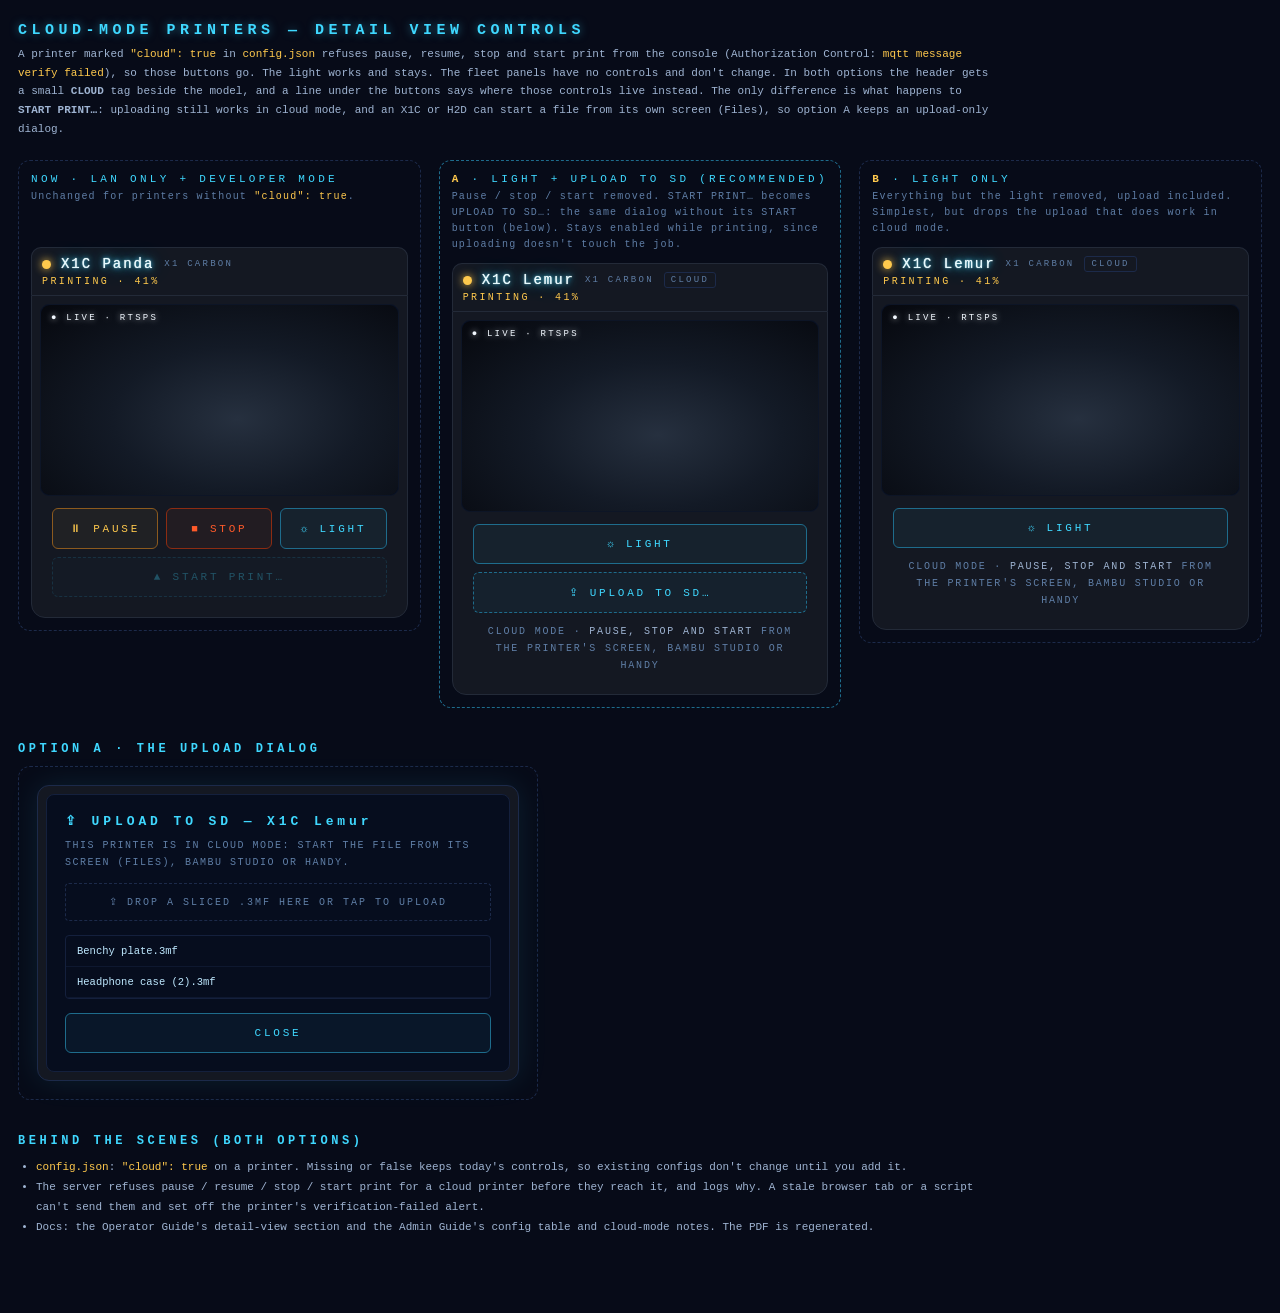
<file: mockups/cloud-controls-mockup.html>
<!DOCTYPE html>
<html lang="en">
<head>
<meta charset="UTF-8">
<meta name="viewport" content="width=device-width, initial-scale=1.0">
<title>Cloud-Mode Controls — Lab Console Mockup</title>
<style>
/* ===== repo static/style.css, verbatim ===== */
:root{
  --bg:#070b18; --panel-deep:#060d1e;
  --bezel:#141822; --bezel-edge:#232a38;
  --cyan:#3fd8ff; --cyan-dim:#1e6c8c; --grid:#1a3a8f;
  --amber:#ffc94d; --alert:#ff5a2a; --violet:#b06cff;
  --text-dim:#5f7ea6; --ok:#57e0b8;
}
*{box-sizing:border-box;margin:0;padding:0}
html,body{height:100%}
body{background:var(--bg);color:var(--cyan);
  font-family:ui-monospace,'SF Mono','Cascadia Mono','Roboto Mono',Consolas,monospace;
  overflow:hidden}
#app{height:100%;display:flex;flex-direction:column;position:relative;
  /* a display, not a document: no text selection, no I-beam pointer, and no blinking caret
     (browsers with caret browsing on, F7 in Chrome/Edge, parked one in the first card's
     text and the detail view's FILE cell; issue #5). Buttons and panels set their own
     pointer, and nothing in the console takes typed input. */
  user-select:none;-webkit-user-select:none;caret-color:transparent;cursor:default}
#app::after{content:"";position:fixed;inset:0;pointer-events:none;
  background:repeating-linear-gradient(0deg,rgba(0,0,0,.14) 0 1px,transparent 1px 3px);
  mix-blend-mode:multiply;opacity:.5}
@media (prefers-reduced-motion: reduce){canvas{display:none}}

/* ---------- status bar ---------- */
.statusbar{display:flex;align-items:center;gap:14px;padding:8px 14px;
  border-bottom:1px solid #14203d;background:linear-gradient(180deg,#0a1226,#070d1d);
  font-size:11px;letter-spacing:.2em;flex:0 0 auto}
.statusbar .title{color:var(--cyan);text-shadow:0 0 8px rgba(63,216,255,.6)}
.statusbar .glyphs{color:#2a4470;font-size:10px;letter-spacing:.35em}
.statusbar .spacer{flex:1}
#chips{display:flex;gap:14px;align-items:center}
.fleetchip{display:flex;align-items:center;gap:6px;color:var(--text-dim);font-size:10px}
.dot{width:7px;height:7px;border-radius:50%}
.dot.idle{background:var(--cyan);box-shadow:0 0 6px var(--cyan)}
.dot.print{background:var(--amber);box-shadow:0 0 6px var(--amber)}
.dot.err{background:var(--alert);box-shadow:0 0 6px var(--alert)}
.dot.off{background:#2a3247}
.clock{color:var(--amber)}
.demobadge{border:1px solid var(--violet);color:var(--violet);font-size:9px;
  letter-spacing:.3em;padding:3px 8px;border-radius:3px;
  box-shadow:0 0 10px rgba(176,108,255,.3);animation:pulse 2.2s ease-in-out infinite}
.archlink{font-size:9px;letter-spacing:.25em;color:var(--text-dim);text-decoration:none;
  border:1px solid #1c2a4a;border-radius:3px;padding:3px 8px}
.archlink:hover{color:var(--cyan);border-color:var(--cyan-dim)}
.linkstate{font-size:9px;letter-spacing:.25em;color:var(--ok)}
.linkstate.down{color:var(--alert);animation:blink 1s steps(2) infinite}

/* ---------- fleet grid ---------- */
#fleet{flex:1;overflow:auto}
.grid{display:grid;gap:12px;padding:12px;
  grid-template-columns:repeat(auto-fit,minmax(280px,1fr))}
.ppanel{position:relative;background:var(--bezel);
  border:1px solid var(--bezel-edge);border-radius:14px;padding:8px;cursor:pointer}
.ppanel .crt{position:relative;border-radius:9px;min-height:212px;overflow:hidden;
  background:radial-gradient(ellipse at 50% 40%, #0c1734 0%, var(--panel-deep) 75%);
  border:1px solid #0d1526;display:flex;flex-direction:column}
.phead{display:flex;align-items:center;gap:8px;padding:8px 10px 6px;
  font-size:11px;letter-spacing:.18em}
.phead .lamp{width:9px;height:9px;border-radius:50%;flex:0 0 auto}
.lamp.idle{background:var(--cyan);box-shadow:0 0 8px var(--cyan)}
.lamp.paused{background:var(--violet);box-shadow:0 0 8px var(--violet)}
.lamp.printing{background:var(--amber);box-shadow:0 0 8px var(--amber);animation:pulse 2.2s ease-in-out infinite}
.lamp.error{background:var(--alert);box-shadow:0 0 10px var(--alert);animation:blink 1s steps(2) infinite}
.lamp.offline{background:#2a3247}
@keyframes pulse{50%{opacity:.45}}
.ppanel.error{animation:bezelflash 1s steps(2) infinite}
@keyframes bezelflash{
  0%,100%{border-color:var(--alert);box-shadow:0 0 14px rgba(255,90,42,.55), 0 0 3px rgba(255,90,42,.8) inset}
  50%{border-color:var(--bezel-edge);box-shadow:none}
}
@keyframes blink{50%{opacity:.15}}
/* The printer's display name (config.json "name"): the state word's typeface and size, in
   the header above every face so it never moves as faces cycle, with a stronger phosphor glow
   than anything else on the panel and a faint stepped flicker. Cyan in every state: it is
   identity, not status, and red stays error-only. Approved as option A of
   mockups/printer-name-mockup.html. */
.nameglow{color:#e6fbff;letter-spacing:.35em;white-space:nowrap;overflow:hidden;text-overflow:ellipsis;min-width:0;
  text-shadow:0 0 1px #fff, 0 0 5px rgba(63,216,255,.95), 0 0 12px rgba(63,216,255,.75),
              0 0 26px rgba(63,216,255,.45), 0 0 44px rgba(63,216,255,.22);
  animation:phosphor 7s steps(1) infinite}
@keyframes phosphor{0%{opacity:1}61%{opacity:.84}62%{opacity:1}63%{opacity:.9}64%{opacity:1}}
@media (prefers-reduced-motion: reduce){.nameglow{animation:none}}
.phead{gap:10px}
.phead .lamp{width:12px;height:12px}
.phead .pname{font-size:15px}
/* the model label keeps its line when a long name is cut short */
.phead .pmodel{color:var(--text-dim);font-size:9px;letter-spacing:.25em;margin-left:auto;white-space:nowrap;flex:0 0 auto}
.pbody{flex:1;position:relative;padding:8px 12px 10px;display:flex;flex-direction:column;gap:7px}
.pbody>canvas.bganim{position:absolute;inset:0;width:100%;height:100%}
.pbody img.camimg{position:absolute;inset:0;width:100%;height:100%;object-fit:cover;filter:saturate(.85) contrast(1.05)}

/* Wide, tall screens (a fullscreen lab display): two panels across, and two rows fill
   the screen, so a 3-4 printer fleet gets about a quarter of the display per panel. A 3rd
   printer sits bottom-left, keeping the slot a 4th will fill; a 5th+ scrolls to a third
   row. Type and meters scale with the panel through container units, so the readout
   carries across the room. Narrow windows and phones keep the auto-fit grid above.
   Approved in mockups/fleet-layout-mockup.html (option A). */
@media (min-width:1000px) and (min-height:560px){
  #fleet{container-type:size}
  #fleet .grid{grid-template-columns:repeat(2,minmax(0,1fr));grid-auto-rows:calc((100cqh - 36px) / 2)}
  #fleet .ppanel{display:flex}
  #fleet .ppanel .crt{flex:1;min-height:0;container-type:inline-size}
  #fleet .phead{font-size:clamp(11px,1.45cqw,16px);padding:1.4cqw 1.8cqw 1cqw;gap:1.4cqw}
  #fleet .phead .pname{font-size:clamp(15px,3.6cqw,40px)}
  #fleet .phead .lamp{width:clamp(12px,1.9cqw,22px);height:clamp(12px,1.9cqw,22px)}
  #fleet .phead .pmodel{font-size:clamp(9px,1.1cqw,13px)}
  #fleet .pbody{padding:1.2cqw 2.2cqw 1.8cqw;gap:clamp(7px,1.3cqw,16px)}
  #fleet .statword{font-size:clamp(15px,3.6cqw,40px)}
  #fleet .fname{font-size:clamp(11px,2.1cqw,22px)}
  #fleet .kv,#fleet .errline{font-size:clamp(10px,1.8cqw,19px)}
  #fleet .progrow{gap:1.6cqw}
  #fleet .pbar{height:clamp(10px,1.7cqw,18px)}
  #fleet .ppct{font-size:clamp(12px,2.8cqw,30px)}
  /* the markup pins the wedge at 34px; wedge() sizes its drawing from the CSS box */
  #fleet canvas.wedge{width:clamp(34px,6.5cqw,72px)!important;height:clamp(34px,6.5cqw,72px)!important}
  #fleet .facechip{font-size:clamp(8px,.95cqw,11px);right:1.6cqw;bottom:1.2cqw}
  #fleet .camtag{font-size:clamp(9px,1.25cqw,14px);left:1.6cqw;top:1.2cqw}
  #fleet .camfoot{font-size:clamp(9px,1.1cqw,12px);left:1.6cqw;bottom:1.2cqw}
  #fleet .stackread{font-size:clamp(9px,1.3cqw,15px);left:1.6cqw;bottom:1.2cqw}
  #fleet .stackbucket{font-size:clamp(8px,1.1cqw,13px);right:1.6cqw;top:.6cqw}

  /* status faces with progress get a large open-arc reticle beside the readout, filling the
     band that otherwise sits empty at this size (option C of
     mockups/large-panel-options-mockup.html). The reticle replaces the small wedge here. */
  /* The reticle's column has a set width. With "auto", the grid sized it from the canvas's
     backing store, which fit() makes devicePixelRatio times the CSS size, so on a Retina
     display the column grew and squeezed the readout into a narrow strip. */
  #fleet .pbody:has(>canvas.reticle){display:grid;grid-template-columns:minmax(0,1fr) min(40cqw,45%);
    grid-template-rows:auto auto auto auto 1fr auto;column-gap:3cqw}
  #fleet .pbody:has(>canvas.reticle)>:is(.statword,.fname,.kv,.errline){grid-column:1}
  #fleet .pbody>canvas.reticle{display:block;grid-column:2;grid-row:1 / 6;align-self:center;
    width:100%;aspect-ratio:1;height:auto}
  #fleet .pbody:has(>canvas.reticle)>.progrow{grid-column:1 / -1;grid-row:6;margin-bottom:clamp(10px,1.6cqw,20px)}
  #fleet .pbody:has(>canvas.reticle) canvas.wedge{display:none}
  /* idle faces have no progress to show: center their readout instead */
  #fleet .pbody:has(>.statword.idle){justify-content:center}
}
/* outside the two-across layout the reticle stays hidden and the small wedge does the job */
canvas.reticle{display:none}

/* Detail view on a wide, tall screen: fill it. The camera takes the left column above
   larger controls; the readings fill the right column and scale with it (container
   units), headed by a progress block with the reticle. Narrow windows keep the layout
   above, without the block. Approved as option B of mockups/detail-view-mockup.html
   (issue #6). */
.dprog{display:none}
@media (min-width:1000px) and (min-height:560px){
  #detail .dhead{padding:12px 14px}
  #detail .dstate{font-size:16px;letter-spacing:.3em}
  #detail .detailgrid{flex:1;min-height:0;grid-template-columns:1.35fr .65fr;grid-template-rows:minmax(0,1fr)}
  #detail .dblock{display:flex;flex-direction:column;min-height:0}
  #detail .dcrt.cam{flex:1;min-height:0}
  #detail .dcrt.cam canvas,#detail .dcrt.cam img{height:100%!important;width:100%}
  #detail .camtag{font-size:13px;left:14px;top:12px}
  #detail .ctrls{gap:10px;padding:14px 4px 4px}
  #detail .cbtn{font-size:15px;padding:20px 8px}
  /* the right column stops short of the fixed corner FLEET button */
  #detail .detailgrid>.dblock:last-child{margin-bottom:78px;container-type:inline-size}
  #telem{flex:1;min-height:0;display:flex;flex-direction:column}
  #telem .telem{flex:1;grid-auto-rows:1fr}
  #telem .tcell{padding:1.6cqw 2.4cqw;display:flex;flex-direction:column;justify-content:center}
  #telem .tcell .tl{font-size:clamp(9px,1.7cqw,14px);margin-bottom:.8cqw}
  #telem .tcell .tv{font-size:clamp(17px,4.6cqw,42px)}
  #telem .tcell .tv small{font-size:clamp(10px,2cqw,18px)}
  #telem .tcell .tv.file{font-size:clamp(11px,2.6cqw,22px)}
  #telem .tcell.inprog{display:none}
  /* five readings left below the block: the last spans the row so no slot sits empty */
  #telem .telem>.tcell:last-child{grid-column:1 / -1}
  #telem .amslbl{font-size:clamp(9px,1.5cqw,13px);padding:1.6cqw 2.4cqw 0}
  #telem .ams{padding:1.4cqw 2.4cqw 2cqw;gap:1.4cqw}
  #telem .slot{font-size:clamp(9px,1.6cqw,14px);padding:1.2cqw 1.4cqw}
  #telem .slot i{height:clamp(5px,1cqw,9px);margin-bottom:1cqw}
  #telem .hmsbox{font-size:clamp(10px,2.4cqw,20px);padding:1.6cqw 2.4cqw}
  /* fixed reticle column, for the same devicePixelRatio reason as the fleet status face */
  #telem .dprog{display:grid;grid-template-columns:min(34cqw,260px) minmax(0,1fr);gap:2.6cqw;align-items:center;
    padding:2cqw 2.4cqw;border-bottom:1px solid #101c36;background:var(--panel-deep)}
  #telem .dprog.noret{grid-template-columns:1fr}
  #telem .dprog canvas.reticle{display:block;width:100%;aspect-ratio:1;height:auto}
  #telem .dprog .tl{font-size:clamp(9px,1.7cqw,14px);letter-spacing:.25em;color:var(--text-dim);margin:1.2cqw 0 .5cqw}
  #telem .dprog .tl:first-child{margin-top:0}
  #telem .dprog .file{font-size:clamp(11px,2.6cqw,22px);color:#bfe9ff;word-break:break-all;line-height:1.35}
  #telem .dprog .big{font-size:clamp(20px,6cqw,56px);color:var(--amber)}
  #telem .dprog .big.vi{color:var(--violet)} #telem .dprog .big.al{color:var(--alert)}
  #telem .dprog .big.idle{color:var(--cyan)} #telem .dprog .big.offline{color:#3a4a66}
  #telem .dprog .mid{font-size:clamp(14px,3.6cqw,32px);color:var(--cyan)}
  #telem .dprog .mid small{font-size:.55em;color:var(--text-dim)}
}

.statword{font-size:15px;letter-spacing:.35em;margin-top:2px}
.statword.idle{color:var(--cyan)} .statword.printing,.statword.paused{color:var(--amber)}
.statword.paused{color:var(--violet)}
.statword.error{color:var(--alert);text-shadow:0 0 10px rgba(255,90,42,.6)}
.statword.offline{color:#3a4a66}
.fname{font-size:11px;color:#bfe9ff;word-break:break-all;line-height:1.4}
.kv{display:flex;justify-content:space-between;font-size:10px;color:var(--text-dim);letter-spacing:.12em}
.kv b{color:var(--cyan);font-weight:400}
.kv b.warm{color:var(--amber)}
.errline{font-size:10px;color:#ffb49b;line-height:1.5}

.progrow{display:flex;align-items:center;gap:10px;margin-top:auto}
.wedge{flex:0 0 auto}
.pbar{flex:1;height:10px;border:1px solid var(--cyan-dim);border-radius:2px;position:relative;overflow:hidden}
.pbar>i{position:absolute;inset:0;background:repeating-linear-gradient(90deg,var(--amber) 0 6px,transparent 6px 9px);opacity:.9}
.pbar.errbar>i{background:repeating-linear-gradient(90deg,var(--alert) 0 6px,transparent 6px 9px)}
.ppct{font-size:12px;color:var(--amber)}

.facechip{position:absolute;right:10px;bottom:8px;font-size:8px;letter-spacing:.3em;color:#33507c}
/* layer stack overlays (mockups/layer-stack-mockup.html) */
.stackread{position:absolute;left:12px;bottom:7px;font-size:9px;color:var(--text-dim);
  letter-spacing:.15em;z-index:2}
.stackread b{color:var(--cyan);font-weight:400}
.stackbucket{position:absolute;right:12px;top:2px;font-size:8px;letter-spacing:.25em;
  color:var(--amber);z-index:2}
.camtag{position:absolute;left:10px;top:8px;font-size:9px;letter-spacing:.25em;
  color:#f2f8ff;text-shadow:0 0 6px rgba(242,248,255,.75);z-index:2}
.camtag.rec::before{content:"● ";animation:blink 1.4s steps(2) infinite}
/* not ".dim": that's the modal overlay (position:fixed, full screen, z-index 50), and sharing
   the name turned this tag into an invisible sheet that swallowed every tap */
.camtag.nosig{color:var(--text-dim);text-shadow:none}
.camfoot{position:absolute;left:10px;bottom:8px;font-size:9px;color:var(--text-dim);letter-spacing:.15em;z-index:2}

/* ---------- detail view ---------- */
#detail{flex:1;display:flex;flex-direction:column;overflow:auto}
.dhead{display:flex;align-items:center;gap:10px;padding:10px 12px;font-size:12px;
  letter-spacing:.2em;border-bottom:1px solid #101c36;flex:0 0 auto}
.dhead .lamp{width:9px;height:9px;border-radius:50%}
/* the way back to the fleet is lit and sized to find at a glance, plus a corner button in
   thumb reach on a touch screen; Esc also works (mockups/large-panel-options-mockup.html, D2) */
.backbtn{font-family:inherit;font-size:13px;letter-spacing:.25em;padding:11px 20px;cursor:pointer;
  color:var(--cyan);border:1px solid var(--cyan-dim);background:rgba(63,216,255,.08);border-radius:5px;
  box-shadow:0 0 12px rgba(63,216,255,.18), 0 0 6px rgba(63,216,255,.12) inset}
.backbtn:hover{background:rgba(63,216,255,.14)}
.fleetfab{position:fixed;right:18px;bottom:18px;z-index:20;display:flex;align-items:center;gap:10px;
  font-family:inherit;font-size:13px;letter-spacing:.3em;padding:16px 24px;border-radius:30px;cursor:pointer;
  color:var(--cyan);border:1px solid var(--cyan-dim);background:rgba(8,16,34,.92);
  box-shadow:0 0 18px rgba(63,216,255,.25), 0 6px 20px rgba(0,0,0,.6)}
.fleetfab:hover{background:rgba(14,26,52,.95)}
.dstate{margin-left:auto;font-size:11px;color:var(--amber)}
.dhead .dname{font-size:22px}
.detailgrid{display:grid;grid-template-columns:1.15fr .85fr;gap:12px;padding:12px}
@media (max-width:720px){.detailgrid{grid-template-columns:1fr}}
.dblock{background:var(--bezel);border:1px solid var(--bezel-edge);border-radius:14px;padding:8px}
.dcrt{position:relative;background:var(--panel-deep);border-radius:9px;
  border:1px solid #0d1526;overflow:hidden}
.dcrt.cam{min-height:250px;display:flex;align-items:center;justify-content:center}
.dcrt.cam img{width:100%;height:250px;object-fit:contain;background:#04060c}
.telem{display:grid;grid-template-columns:1fr 1fr;gap:1px;background:#101c36}
.tcell{background:var(--panel-deep);padding:10px 12px}
.tcell .tl{font-size:9px;letter-spacing:.25em;color:var(--text-dim);margin-bottom:5px}
.tcell .tv{font-size:17px;color:var(--cyan)}
.tcell .tv small{font-size:10px;color:var(--text-dim)}
.tcell .tv.warm{color:var(--amber)}
.tcell .tv.file{font-size:11px;line-height:1.5;word-break:break-all}
.amslbl{font-size:9px;letter-spacing:.25em;color:var(--text-dim);padding:10px 12px 0}
.ams{display:flex;gap:8px;padding:10px 12px;background:var(--panel-deep)}
.slot{flex:1;border:1px solid #1c2a4a;border-radius:4px;padding:7px 8px;
  font-size:9px;letter-spacing:.1em;color:var(--text-dim)}
.slot i{display:block;height:5px;border-radius:2px;margin-bottom:6px;background:#2a3247}
.hmsbox{padding:10px 12px;font-size:10px;color:#ffb49b;line-height:1.6;background:var(--panel-deep)}
.ctrls{display:grid;grid-template-columns:1fr 1fr 1fr;gap:8px;padding:12px}
.cbtn{font-family:inherit;font-size:11px;letter-spacing:.25em;padding:13px 6px;
  border-radius:6px;cursor:pointer;background:rgba(63,216,255,.05);
  border:1px solid var(--cyan-dim);color:var(--cyan)}
.cbtn:disabled{opacity:.3;cursor:default}
.cbtn.warn{border-color:#8c5a1e;color:var(--amber);background:rgba(255,201,77,.05)}
.cbtn.stop{border-color:#8c2c12;color:var(--alert);background:rgba(255,90,42,.06)}
.cbtn.wide{grid-column:1/-1;border-style:dashed}

/* ---------- modals ---------- */
.dim{position:fixed;inset:0;background:rgba(2,4,10,.78);display:flex;
  align-items:center;justify-content:center;z-index:50}
.modal{width:min(440px,92%);background:var(--bezel);border:1px solid #3a1c12;
  border-radius:12px;padding:8px;box-shadow:0 0 30px rgba(255,90,42,.15)}
.modal .inner{border:1px solid #2a1108;border-radius:8px;background:var(--panel-deep);padding:18px}
.modal h3{font-size:13px;letter-spacing:.3em;color:var(--alert);margin-bottom:10px}
.modal p{font-size:11px;color:#9fb4d2;line-height:1.6;margin-bottom:16px;word-break:break-word}
.modal .row{display:flex;gap:8px}
.modal.cyanline{border-color:#1c2a4a;box-shadow:0 0 30px rgba(63,216,255,.1)}
.modal.cyanline .inner{border-color:#14203d}
.modal.cyanline h3{color:var(--cyan)}
.flist{list-style:none;margin-bottom:14px;border:1px solid #14203d;border-radius:4px;
  max-height:180px;overflow:auto}
.flist li{display:flex;justify-content:space-between;gap:10px;padding:9px 11px;
  font-size:10.5px;border-bottom:1px solid #0e1830;color:#bfe9ff;cursor:pointer}
.flist li span{color:var(--text-dim)}
.flist li.sel{background:rgba(63,216,255,.08);outline:1px solid var(--cyan-dim)}
.flist li.empty{color:var(--text-dim);cursor:default;justify-content:center}
.upl{border:1px dashed #1c2a4a;border-radius:4px;text-align:center;color:var(--text-dim);
  font-size:10px;letter-spacing:.2em;padding:12px;margin-bottom:14px;cursor:pointer}
.upl.busy{color:var(--amber);border-color:#8c5a1e}
.toast{position:fixed;left:50%;bottom:18px;transform:translateX(-50%);
  background:var(--bezel);border:1px solid var(--cyan-dim);color:var(--cyan);
  font-size:10px;letter-spacing:.2em;padding:9px 16px;border-radius:6px;z-index:60;
  box-shadow:0 0 18px rgba(63,216,255,.15)}
.toast.err{border-color:#8c2c12;color:var(--alert)}
.hidden{display:none !important}

/* ---------- lost printers: address prompt + search (v1.8, mockups/address-prompt-mockup.html) ---------- */
.askline{font-size:10px;color:#9fb4d2;letter-spacing:.1em;line-height:1.55}
.askline b{color:#e6fbff;font-weight:400}
.askrow{display:flex;gap:8px;margin-top:auto;position:relative;z-index:2}
.askrow .cbtn{flex:1;padding:11px 6px}
.cbtn.addr{border-color:#d7e6f7;color:#f2f8ff;background:rgba(242,248,255,.06)}
.cbtn.later{color:var(--text-dim);border-color:#1c2a4a}
.askclock{font-size:9px;letter-spacing:.18em;color:var(--text-dim);position:relative;z-index:2}
.askclock b{color:#e6fbff;font-weight:400}
.searchbox{position:absolute;right:10px;top:4px;width:44%;height:62%;opacity:.55;pointer-events:none}
.needchip{color:#f2f8ff}
@media (min-width:1000px){.fleetchip{white-space:nowrap}}  /* narrower bars wrap labels, as before */
/* the extra chip doesn't fit a 1024px bar beside the decorative glyphs: drop the glyphs */
.statusbar:has(.needchip) .glyphs{display:none}
.cbtn.wide.addr{border-style:solid}
.needchip .dot{background:#f2f8ff;box-shadow:0 0 6px #f2f8ff;animation:pulse 2.2s ease-in-out infinite}
@media (min-width:1000px) and (min-height:560px){
  #fleet .askline{font-size:clamp(10px,1.6cqw,17px)}
  #fleet .askrow .cbtn{font-size:clamp(10px,1.35cqw,15px);padding:clamp(10px,1.7cqw,20px) 6px}
  #fleet .askclock{font-size:clamp(9px,1.15cqw,13px)}
}
.modal.addrmodal{width:min(470px,94%)}
.addrshow{display:flex;align-items:center;justify-content:center;gap:2px;height:52px;
  border:1px solid var(--cyan-dim);border-radius:6px;margin-bottom:10px;
  font-size:24px;letter-spacing:.12em;color:#e6fbff;background:rgba(63,216,255,.04);
  text-shadow:0 0 10px rgba(63,216,255,.5)}
.addrshow .cur{display:inline-block;width:2px;height:26px;background:var(--cyan);
  animation:blink 1s steps(2) infinite;margin-left:2px}
.addrshow.bad{border-color:#5a4a22}
.addrhint{font-size:9px;letter-spacing:.18em;color:var(--text-dim);text-align:center;margin:-4px 0 10px;min-height:12px}
.addrhint.bad{color:var(--amber)}
.keypad{display:grid;grid-template-columns:repeat(3,1fr);gap:6px;margin-bottom:12px}
.keypad button{font-family:inherit;font-size:18px;padding:11px 0;border-radius:6px;cursor:pointer;
  background:rgba(63,216,255,.04);border:1px solid #1c2a4a;color:#bfe9ff}
.keypad button:active{background:rgba(63,216,255,.14)}
.keypad .fn{font-size:11px;letter-spacing:.2em;color:var(--text-dim)}
.remember{display:flex;align-items:center;gap:9px;font-size:10px;letter-spacing:.16em;
  color:#9fb4d2;margin-bottom:12px;cursor:pointer}
.remember .box{width:16px;height:16px;border:1px solid var(--cyan-dim);border-radius:3px;
  display:flex;align-items:center;justify-content:center;font-size:11px;color:var(--cyan)}
.result{border-radius:6px;padding:11px 13px;font-size:10.5px;line-height:1.6;margin-bottom:12px;letter-spacing:.06em}
.result.testing{border:1px solid var(--cyan-dim);color:#bfe9ff}
.result.ok{border:1px solid #1d6b55;color:var(--ok);background:rgba(87,224,184,.05)}
.result.warn{border:1px solid #6b5318;color:var(--amber);background:rgba(255,201,77,.04)}
.result .spin{display:inline-block;width:9px;height:9px;border:2px solid var(--cyan);
  border-right-color:transparent;border-radius:50%;animation:spin .8s linear infinite;margin-right:8px;vertical-align:-1px}
@keyframes spin{to{transform:rotate(360deg)}}
/* short screens (the official Pi 7" touchscreen is 800x480): compact dialog */
@media (max-height:540px){
  .modal.addrmodal .inner{padding:12px}
  .modal.addrmodal p{display:none}
  .addrshow{height:40px;font-size:19px;margin-bottom:6px}
  .keypad{gap:4px;margin-bottom:8px}
  .keypad button{padding:6px 0;font-size:15px}
  .remember{margin-bottom:8px}
}


/* ===== mockup page only (not part of the proposal) ===== */
html,body{height:auto}
body{overflow:auto;padding:22px 18px 60px}
.mk h1{font-size:15px;letter-spacing:.3em;margin-bottom:6px;text-shadow:0 0 8px rgba(63,216,255,.5)}
.mk .lede{font-size:11px;color:#9fb4d2;line-height:1.7;max-width:980px;margin-bottom:22px}
.mk code{color:var(--amber)}
.mk .row3{display:grid;grid-template-columns:repeat(3,minmax(0,1fr));gap:18px;align-items:start}
@media (max-width:980px){.mk .row3{grid-template-columns:1fr}}
.mk .opt{border:1px dashed #1c2a4a;border-radius:12px;padding:12px}
.mk .opt.rec{border-color:var(--cyan-dim)}
.mk .lbl{font-size:11px;letter-spacing:.3em;margin-bottom:4px}
.mk .lbl b{color:var(--amber)}
.mk .sub{font-size:10px;color:var(--text-dim);letter-spacing:.12em;line-height:1.6;margin-bottom:10px;min-height:48px}
.mk .fakecam{width:100%;height:190px;border-radius:9px;
  background:radial-gradient(ellipse at 55% 60%,#26303f 0,#131a26 45%,#06080e 100%)}
.mk .mini.dhead{border-radius:10px 10px 0 0;background:var(--bezel);border:1px solid var(--bezel-edge);border-bottom:0;padding:8px 10px}
.mk .mini.dhead{flex-wrap:wrap;row-gap:4px}
.mk .mini.dhead .dname{font-size:14px;letter-spacing:.14em;overflow:visible;text-overflow:clip;white-space:nowrap}
.mk .mini.dhead .dstate{flex-basis:100%;margin-left:0;font-size:10px}
.mk .dcrt.cam{min-height:190px}
.mk .mini + .dblock{border-top-left-radius:0;border-top-right-radius:0}
.mk h2{font-size:12px;letter-spacing:.3em;margin:34px 0 10px}
.mk .notes{font-size:11px;color:#9fb4d2;line-height:1.8;max-width:980px}
.mk .notes li{margin-left:18px}
.mk .modalbox{position:relative;display:flex;justify-content:center;padding:18px;border:1px dashed #1c2a4a;border-radius:12px;max-width:520px}
.mk .modalbox .modal{width:100%}

/* ===== the proposal (would go in static/style.css) ===== */
.cloudtag{font-size:9px;letter-spacing:.25em;color:var(--text-dim);border:1px solid #1c2a4a;
  border-radius:3px;padding:2px 6px}
.cloudnote{grid-column:1/-1;font-size:10px;letter-spacing:.18em;line-height:1.7;
  color:var(--text-dim);text-align:center;padding:2px 4px 0}
.cloudnote b{color:#9fb4d2;font-weight:normal}
.modal .uplnote{font-size:10px;letter-spacing:.15em;line-height:1.7;color:var(--text-dim);margin:-2px 0 12px}
</style>
</head>
<body>
<div class="mk">
  <h1>CLOUD-MODE PRINTERS — DETAIL VIEW CONTROLS</h1>
  <p class="lede">
    A printer marked <code>"cloud": true</code> in <code>config.json</code> refuses pause, resume,
    stop and start print from the console (Authorization Control: <code>mqtt message verify
    failed</code>), so those buttons go. The light works and stays. The fleet panels have no
    controls and don't change. In both options the header gets a small <b>CLOUD</b> tag beside the
    model, and a line under the buttons says where those controls live instead.
    The only difference is what happens to <b>START PRINT…</b>: uploading still works in cloud mode, and an
    X1C or H2D can start a file from its own screen (Files), so option A keeps an upload-only dialog.
  </p>

  <div class="row3">
    <!-- reference: today -->
    <div class="opt">
      <div class="lbl">NOW · LAN ONLY + DEVELOPER MODE</div>
      <div class="sub">Unchanged for printers without <code>"cloud": true</code>.</div>
      <div class="mini dhead">
        <span class="lamp printing"></span>
        <span class="dname nameglow">X1C Panda</span>
        <span style="color:var(--text-dim);font-size:9px;letter-spacing:.25em">X1 CARBON</span>
        <span class="dstate">PRINTING · 41%</span>
      </div>
      <div class="dblock">
        <div class="dcrt cam"><div class="fakecam"></div><span class="camtag rec">LIVE · RTSPS</span></div>
        <div class="ctrls">
          <button class="cbtn warn">⏸ PAUSE</button>
          <button class="cbtn stop">■ STOP</button>
          <button class="cbtn">☼ LIGHT</button>
          <button class="cbtn wide" disabled>▲ START PRINT…</button>
        </div>
      </div>
    </div>

    <!-- option A -->
    <div class="opt rec">
      <div class="lbl"><b>A</b> · LIGHT + UPLOAD TO SD (RECOMMENDED)</div>
      <div class="sub">Pause / stop / start removed. START PRINT… becomes UPLOAD TO SD…:
        the same dialog without its START button (below). Stays enabled while printing, since uploading doesn't touch the job.</div>
      <div class="mini dhead">
        <span class="lamp printing"></span>
        <span class="dname nameglow">X1C Lemur</span>
        <span style="color:var(--text-dim);font-size:9px;letter-spacing:.25em">X1 CARBON</span>
        <span class="cloudtag">CLOUD</span>
        <span class="dstate">PRINTING · 41%</span>
      </div>
      <div class="dblock">
        <div class="dcrt cam"><div class="fakecam"></div><span class="camtag rec">LIVE · RTSPS</span></div>
        <div class="ctrls">
          <button class="cbtn" style="grid-column:1/-1">☼ LIGHT</button>
          <button class="cbtn wide">⇪ UPLOAD TO SD…</button>
          <div class="cloudnote">CLOUD MODE · <b>PAUSE, STOP AND START</b> FROM THE PRINTER'S
            SCREEN, BAMBU STUDIO OR HANDY</div>
        </div>
      </div>
    </div>

    <!-- option B -->
    <div class="opt">
      <div class="lbl"><b>B</b> · LIGHT ONLY</div>
      <div class="sub">Everything but the light removed, upload included. Simplest, but drops
        the upload that does work in cloud mode.</div>
      <div class="mini dhead">
        <span class="lamp printing"></span>
        <span class="dname nameglow">X1C Lemur</span>
        <span style="color:var(--text-dim);font-size:9px;letter-spacing:.25em">X1 CARBON</span>
        <span class="cloudtag">CLOUD</span>
        <span class="dstate">PRINTING · 41%</span>
      </div>
      <div class="dblock">
        <div class="dcrt cam"><div class="fakecam"></div><span class="camtag rec">LIVE · RTSPS</span></div>
        <div class="ctrls">
          <button class="cbtn" style="grid-column:1/-1">☼ LIGHT</button>
          <div class="cloudnote">CLOUD MODE · <b>PAUSE, STOP AND START</b> FROM THE PRINTER'S
            SCREEN, BAMBU STUDIO OR HANDY</div>
        </div>
      </div>
    </div>
  </div>

  <h2>OPTION A · THE UPLOAD DIALOG</h2>
  <div class="modalbox">
    <div class="modal cyanline"><div class="inner">
      <h3>⇪ UPLOAD TO SD — X1C Lemur</h3>
      <div class="uplnote">THIS PRINTER IS IN CLOUD MODE: START THE FILE FROM ITS SCREEN (FILES),
        BAMBU STUDIO OR HANDY.</div>
      <div class="upl">⇪ DROP A SLICED .3MF HERE OR TAP TO UPLOAD</div>
      <ul class="flist">
        <li>Benchy plate.3mf<span></span></li>
        <li>Headphone case (2).3mf<span></span></li>
      </ul>
      <div class="row">
        <button class="cbtn" style="flex:1">CLOSE</button>
      </div>
    </div></div>
  </div>

  <h2>BEHIND THE SCENES (BOTH OPTIONS)</h2>
  <ul class="notes">
    <li><code>config.json</code>: <code>"cloud": true</code> on a printer. Missing or false keeps
      today's controls, so existing configs don't change until you add it.</li>
    <li>The server refuses pause / resume / stop / start print for a cloud printer before they reach it, and
      logs why. A stale browser tab or a script can't send them and set off the printer's
      verification-failed alert.</li>
    <li>Docs: the Operator Guide's detail-view section and the Admin Guide's config table and
      cloud-mode notes. The PDF is regenerated.</li>
  </ul>
</div>
</body>
</html>
</file>
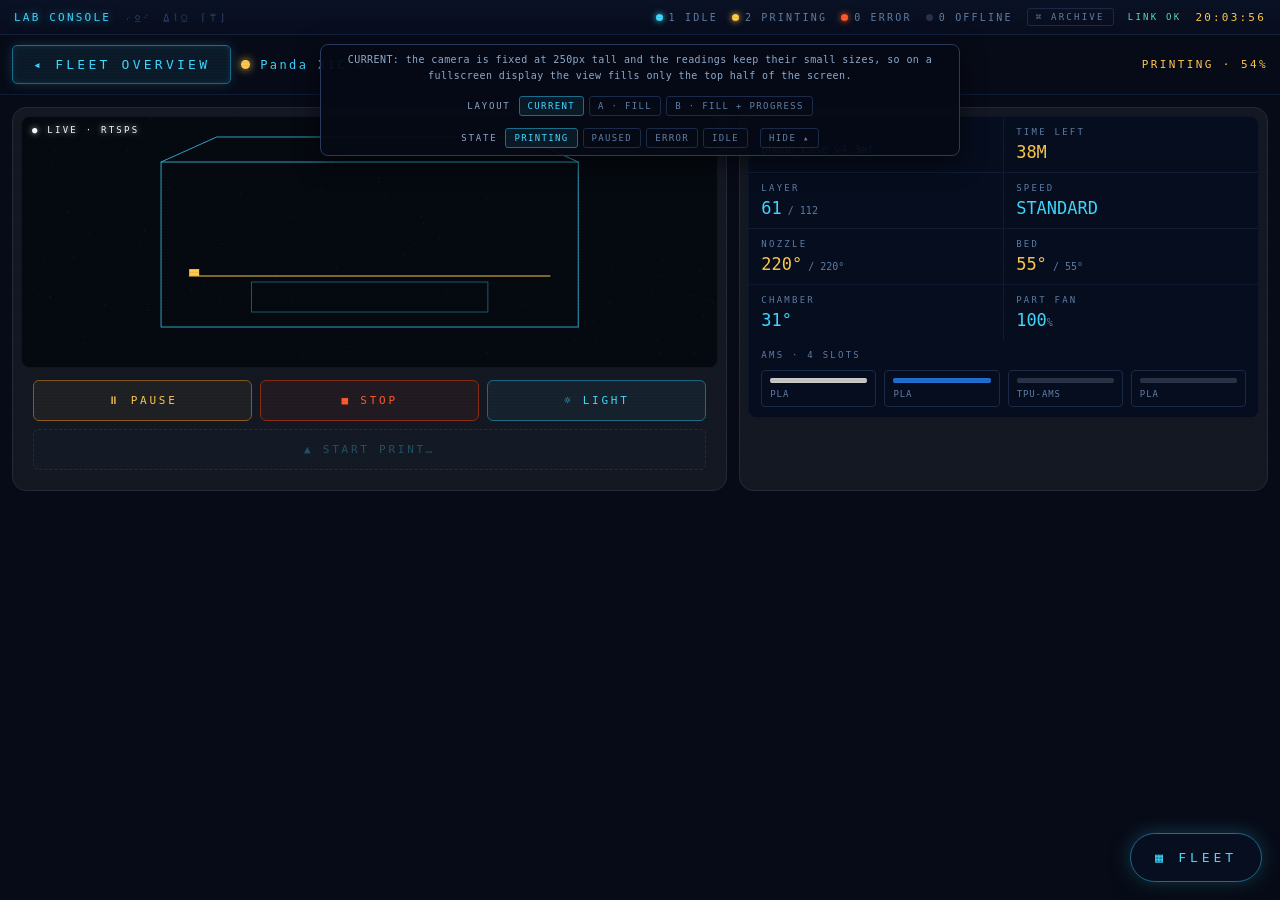
<file: mockups/detail-view-mockup.html>
<!DOCTYPE html>
<html lang="en">
<head>
<meta charset="UTF-8">
<meta name="viewport" content="width=device-width, initial-scale=1.0">
<title>Lab Console — Detail View Mockup</title>
<!-- APPROVED: option B (fill + progress), ported to static/app.js and static/style.css.
     Mockup for review (issue #6: the detail view doesn't use the whole screen). CSS above
     the PROPOSED marker, the detail markup and the canvas instruments are copied from
     static/style.css and static/app.js. Open fullscreen to judge it at lab-display size. -->
<style>
:root{
  --bg:#070b18; --panel-deep:#060d1e;
  --bezel:#141822; --bezel-edge:#232a38;
  --cyan:#3fd8ff; --cyan-dim:#1e6c8c; --grid:#1a3a8f;
  --amber:#ffc94d; --alert:#ff5a2a; --violet:#b06cff;
  --text-dim:#5f7ea6; --ok:#57e0b8;
}
*{box-sizing:border-box;margin:0;padding:0}
html,body{height:100%}
body{background:var(--bg);color:var(--cyan);
  font-family:ui-monospace,'SF Mono','Cascadia Mono','Roboto Mono',Consolas,monospace;
  overflow:hidden}
#app{height:100%;display:flex;flex-direction:column;position:relative;
  /* a display, not a document: no text selection, no I-beam pointer, and no blinking caret
     (browsers with caret browsing on, F7 in Chrome/Edge, parked one in the first card's
     text and the detail view's FILE cell; issue #5). Buttons and panels set their own
     pointer, and nothing in the console takes typed input. */
  user-select:none;-webkit-user-select:none;caret-color:transparent;cursor:default}
#app::after{content:"";position:fixed;inset:0;pointer-events:none;
  background:repeating-linear-gradient(0deg,rgba(0,0,0,.14) 0 1px,transparent 1px 3px);
  mix-blend-mode:multiply;opacity:.5}
@media (prefers-reduced-motion: reduce){canvas{display:none}}

/* ---------- status bar ---------- */
.statusbar{display:flex;align-items:center;gap:14px;padding:8px 14px;
  border-bottom:1px solid #14203d;background:linear-gradient(180deg,#0a1226,#070d1d);
  font-size:11px;letter-spacing:.2em;flex:0 0 auto}
.statusbar .title{color:var(--cyan);text-shadow:0 0 8px rgba(63,216,255,.6)}
.statusbar .glyphs{color:#2a4470;font-size:10px;letter-spacing:.35em}
.statusbar .spacer{flex:1}
#chips{display:flex;gap:14px;align-items:center}
.fleetchip{display:flex;align-items:center;gap:6px;color:var(--text-dim);font-size:10px}
.dot{width:7px;height:7px;border-radius:50%}
.dot.idle{background:var(--cyan);box-shadow:0 0 6px var(--cyan)}
.dot.print{background:var(--amber);box-shadow:0 0 6px var(--amber)}
.dot.err{background:var(--alert);box-shadow:0 0 6px var(--alert)}
.dot.off{background:#2a3247}
.clock{color:var(--amber)}
.demobadge{border:1px solid var(--violet);color:var(--violet);font-size:9px;
  letter-spacing:.3em;padding:3px 8px;border-radius:3px;
  box-shadow:0 0 10px rgba(176,108,255,.3);animation:pulse 2.2s ease-in-out infinite}
.archlink{font-size:9px;letter-spacing:.25em;color:var(--text-dim);text-decoration:none;
  border:1px solid #1c2a4a;border-radius:3px;padding:3px 8px}
.archlink:hover{color:var(--cyan);border-color:var(--cyan-dim)}
.linkstate{font-size:9px;letter-spacing:.25em;color:var(--ok)}
.linkstate.down{color:var(--alert);animation:blink 1s steps(2) infinite}

/* ---------- fleet grid ---------- */
#fleet{flex:1;overflow:auto}
.grid{display:grid;gap:12px;padding:12px;
  grid-template-columns:repeat(auto-fit,minmax(280px,1fr))}
.ppanel{position:relative;background:var(--bezel);
  border:1px solid var(--bezel-edge);border-radius:14px;padding:8px;cursor:pointer}
.ppanel .crt{position:relative;border-radius:9px;min-height:212px;overflow:hidden;
  background:radial-gradient(ellipse at 50% 40%, #0c1734 0%, var(--panel-deep) 75%);
  border:1px solid #0d1526;display:flex;flex-direction:column}
.phead{display:flex;align-items:center;gap:8px;padding:8px 10px 6px;
  font-size:11px;letter-spacing:.18em}
.phead .lamp{width:9px;height:9px;border-radius:50%;flex:0 0 auto}
.lamp.idle{background:var(--cyan);box-shadow:0 0 8px var(--cyan)}
.lamp.paused{background:var(--violet);box-shadow:0 0 8px var(--violet)}
.lamp.printing{background:var(--amber);box-shadow:0 0 8px var(--amber);animation:pulse 2.2s ease-in-out infinite}
.lamp.error{background:var(--alert);box-shadow:0 0 10px var(--alert);animation:blink 1s steps(2) infinite}
.lamp.offline{background:#2a3247}
@keyframes pulse{50%{opacity:.45}}
.ppanel.error{animation:bezelflash 1s steps(2) infinite}
@keyframes bezelflash{
  0%,100%{border-color:var(--alert);box-shadow:0 0 14px rgba(255,90,42,.55), 0 0 3px rgba(255,90,42,.8) inset}
  50%{border-color:var(--bezel-edge);box-shadow:none}
}
@keyframes blink{50%{opacity:.15}}
.phead .pname{color:var(--cyan)}
.phead .pmodel{color:var(--text-dim);font-size:9px;letter-spacing:.25em;margin-left:auto}
.pbody{flex:1;position:relative;padding:8px 12px 10px;display:flex;flex-direction:column;gap:7px}
.pbody>canvas.bganim{position:absolute;inset:0;width:100%;height:100%}
.pbody img.camimg{position:absolute;inset:0;width:100%;height:100%;object-fit:cover;filter:saturate(.85) contrast(1.05)}

/* Wide, tall screens (a fullscreen lab display): two panels across, and two rows fill
   the screen, so a 3-4 printer fleet gets about a quarter of the display per panel. A 3rd
   printer sits bottom-left, keeping the slot a 4th will fill; a 5th+ scrolls to a third
   row. Type and meters scale with the panel through container units, so the readout
   carries across the room. Narrow windows and phones keep the auto-fit grid above.
   Approved in mockups/fleet-layout-mockup.html (option A). */
@media (min-width:1000px) and (min-height:560px){
  #fleet{container-type:size}
  #fleet .grid{grid-template-columns:repeat(2,minmax(0,1fr));grid-auto-rows:calc((100cqh - 36px) / 2)}
  #fleet .ppanel{display:flex}
  #fleet .ppanel .crt{flex:1;min-height:0;container-type:inline-size}
  #fleet .phead{font-size:clamp(11px,1.45cqw,16px);padding:1.3cqw 1.6cqw .9cqw;gap:1cqw}
  #fleet .phead .lamp{width:clamp(9px,1.3cqw,15px);height:clamp(9px,1.3cqw,15px)}
  #fleet .phead .pmodel{font-size:clamp(9px,1.1cqw,13px)}
  #fleet .pbody{padding:1.2cqw 2.2cqw 1.8cqw;gap:clamp(7px,1.3cqw,16px)}
  #fleet .statword{font-size:clamp(15px,3.6cqw,40px)}
  #fleet .fname{font-size:clamp(11px,2.1cqw,22px)}
  #fleet .kv,#fleet .errline{font-size:clamp(10px,1.8cqw,19px)}
  #fleet .progrow{gap:1.6cqw}
  #fleet .pbar{height:clamp(10px,1.7cqw,18px)}
  #fleet .ppct{font-size:clamp(12px,2.8cqw,30px)}
  /* the markup pins the wedge at 34px; wedge() sizes its drawing from the CSS box */
  #fleet canvas.wedge{width:clamp(34px,6.5cqw,72px)!important;height:clamp(34px,6.5cqw,72px)!important}
  #fleet .facechip{font-size:clamp(8px,.95cqw,11px);right:1.6cqw;bottom:1.2cqw}
  #fleet .camtag{font-size:clamp(9px,1.25cqw,14px);left:1.6cqw;top:1.2cqw}
  #fleet .camfoot{font-size:clamp(9px,1.1cqw,12px);left:1.6cqw;bottom:1.2cqw}

  /* status faces with progress get a large open-arc reticle beside the readout, filling the
     band that otherwise sits empty at this size (option C of
     mockups/large-panel-options-mockup.html). The reticle replaces the small wedge here. */
  #fleet .pbody:has(>canvas.reticle){display:grid;grid-template-columns:minmax(0,1fr) auto;
    grid-template-rows:auto auto auto auto 1fr auto;column-gap:3cqw}
  #fleet .pbody:has(>canvas.reticle)>:is(.statword,.fname,.kv,.errline){grid-column:1}
  #fleet .pbody>canvas.reticle{display:block;grid-column:2;grid-row:1 / 6;align-self:center;
    width:min(40cqw,100%);aspect-ratio:1;height:auto}
  #fleet .pbody:has(>canvas.reticle)>.progrow{grid-column:1 / -1;grid-row:6;margin-bottom:clamp(10px,1.6cqw,20px)}
  #fleet .pbody:has(>canvas.reticle) canvas.wedge{display:none}
  /* idle faces have no progress to show: center their readout instead */
  #fleet .pbody:has(>.statword.idle){justify-content:center}
}
/* outside the two-across layout the reticle stays hidden and the small wedge does the job */
canvas.reticle{display:none}

.statword{font-size:15px;letter-spacing:.35em;margin-top:2px}
.statword.idle{color:var(--cyan)} .statword.printing,.statword.paused{color:var(--amber)}
.statword.paused{color:var(--violet)}
.statword.error{color:var(--alert);text-shadow:0 0 10px rgba(255,90,42,.6)}
.statword.offline{color:#3a4a66}
.fname{font-size:11px;color:#bfe9ff;word-break:break-all;line-height:1.4}
.kv{display:flex;justify-content:space-between;font-size:10px;color:var(--text-dim);letter-spacing:.12em}
.kv b{color:var(--cyan);font-weight:400}
.kv b.warm{color:var(--amber)}
.errline{font-size:10px;color:#ffb49b;line-height:1.5}

.progrow{display:flex;align-items:center;gap:10px;margin-top:auto}
.wedge{flex:0 0 auto}
.pbar{flex:1;height:10px;border:1px solid var(--cyan-dim);border-radius:2px;position:relative;overflow:hidden}
.pbar>i{position:absolute;inset:0;background:repeating-linear-gradient(90deg,var(--amber) 0 6px,transparent 6px 9px);opacity:.9}
.pbar.errbar>i{background:repeating-linear-gradient(90deg,var(--alert) 0 6px,transparent 6px 9px)}
.ppct{font-size:12px;color:var(--amber)}

.facechip{position:absolute;right:10px;bottom:8px;font-size:8px;letter-spacing:.3em;color:#33507c}
.camtag{position:absolute;left:10px;top:8px;font-size:9px;letter-spacing:.25em;
  color:#f2f8ff;text-shadow:0 0 6px rgba(242,248,255,.75);z-index:2}
.camtag.rec::before{content:"● ";animation:blink 1.4s steps(2) infinite}
.camtag.dim{color:var(--text-dim);text-shadow:none}
.camfoot{position:absolute;left:10px;bottom:8px;font-size:9px;color:var(--text-dim);letter-spacing:.15em;z-index:2}

/* ---------- detail view ---------- */
#detail{flex:1;display:flex;flex-direction:column;overflow:auto}
.dhead{display:flex;align-items:center;gap:10px;padding:10px 12px;font-size:12px;
  letter-spacing:.2em;border-bottom:1px solid #101c36;flex:0 0 auto}
.dhead .lamp{width:9px;height:9px;border-radius:50%}
/* the way back to the fleet is lit and sized to find at a glance, plus a corner button in
   thumb reach on a touch screen; Esc also works (mockups/large-panel-options-mockup.html, D2) */
.backbtn{font-family:inherit;font-size:13px;letter-spacing:.25em;padding:11px 20px;cursor:pointer;
  color:var(--cyan);border:1px solid var(--cyan-dim);background:rgba(63,216,255,.08);border-radius:5px;
  box-shadow:0 0 12px rgba(63,216,255,.18), 0 0 6px rgba(63,216,255,.12) inset}
.backbtn:hover{background:rgba(63,216,255,.14)}
.fleetfab{position:fixed;right:18px;bottom:18px;z-index:20;display:flex;align-items:center;gap:10px;
  font-family:inherit;font-size:13px;letter-spacing:.3em;padding:16px 24px;border-radius:30px;cursor:pointer;
  color:var(--cyan);border:1px solid var(--cyan-dim);background:rgba(8,16,34,.92);
  box-shadow:0 0 18px rgba(63,216,255,.25), 0 6px 20px rgba(0,0,0,.6)}
.fleetfab:hover{background:rgba(14,26,52,.95)}
.dstate{margin-left:auto;font-size:11px;color:var(--amber)}
.detailgrid{display:grid;grid-template-columns:1.15fr .85fr;gap:12px;padding:12px}
@media (max-width:720px){.detailgrid{grid-template-columns:1fr}}
.dblock{background:var(--bezel);border:1px solid var(--bezel-edge);border-radius:14px;padding:8px}
.dcrt{position:relative;background:var(--panel-deep);border-radius:9px;
  border:1px solid #0d1526;overflow:hidden}
.dcrt.cam{min-height:250px;display:flex;align-items:center;justify-content:center}
.dcrt.cam img{width:100%;height:250px;object-fit:contain;background:#04060c}
.telem{display:grid;grid-template-columns:1fr 1fr;gap:1px;background:#101c36}
.tcell{background:var(--panel-deep);padding:10px 12px}
.tcell .tl{font-size:9px;letter-spacing:.25em;color:var(--text-dim);margin-bottom:5px}
.tcell .tv{font-size:17px;color:var(--cyan)}
.tcell .tv small{font-size:10px;color:var(--text-dim)}
.tcell .tv.warm{color:var(--amber)}
.tcell .tv.file{font-size:11px;line-height:1.5;word-break:break-all}
.amslbl{font-size:9px;letter-spacing:.25em;color:var(--text-dim);padding:10px 12px 0}
.ams{display:flex;gap:8px;padding:10px 12px;background:var(--panel-deep)}
.slot{flex:1;border:1px solid #1c2a4a;border-radius:4px;padding:7px 8px;
  font-size:9px;letter-spacing:.1em;color:var(--text-dim)}
.slot i{display:block;height:5px;border-radius:2px;margin-bottom:6px;background:#2a3247}
.hmsbox{padding:10px 12px;font-size:10px;color:#ffb49b;line-height:1.6;background:var(--panel-deep)}
.ctrls{display:grid;grid-template-columns:1fr 1fr 1fr;gap:8px;padding:12px}
.cbtn{font-family:inherit;font-size:11px;letter-spacing:.25em;padding:13px 6px;
  border-radius:6px;cursor:pointer;background:rgba(63,216,255,.05);
  border:1px solid var(--cyan-dim);color:var(--cyan)}
.cbtn:disabled{opacity:.3;cursor:default}
.cbtn.warn{border-color:#8c5a1e;color:var(--amber);background:rgba(255,201,77,.05)}
.cbtn.stop{border-color:#8c2c12;color:var(--alert);background:rgba(255,90,42,.06)}
.cbtn.wide{grid-column:1/-1;border-style:dashed}

/* ---------- modals ---------- */
.dim{position:fixed;inset:0;background:rgba(2,4,10,.78);display:flex;
  align-items:center;justify-content:center;z-index:50}
.modal{width:min(440px,92%);background:var(--bezel);border:1px solid #3a1c12;
  border-radius:12px;padding:8px;box-shadow:0 0 30px rgba(255,90,42,.15)}
.modal .inner{border:1px solid #2a1108;border-radius:8px;background:var(--panel-deep);padding:18px}
.modal h3{font-size:13px;letter-spacing:.3em;color:var(--alert);margin-bottom:10px}
.modal p{font-size:11px;color:#9fb4d2;line-height:1.6;margin-bottom:16px;word-break:break-word}
.modal .row{display:flex;gap:8px}
.modal.cyanline{border-color:#1c2a4a;box-shadow:0 0 30px rgba(63,216,255,.1)}
.modal.cyanline .inner{border-color:#14203d}
.modal.cyanline h3{color:var(--cyan)}
.flist{list-style:none;margin-bottom:14px;border:1px solid #14203d;border-radius:4px;
  max-height:180px;overflow:auto}
.flist li{display:flex;justify-content:space-between;gap:10px;padding:9px 11px;
  font-size:10.5px;border-bottom:1px solid #0e1830;color:#bfe9ff;cursor:pointer}
.flist li span{color:var(--text-dim)}
.flist li.sel{background:rgba(63,216,255,.08);outline:1px solid var(--cyan-dim)}
.flist li.empty{color:var(--text-dim);cursor:default;justify-content:center}
.upl{border:1px dashed #1c2a4a;border-radius:4px;text-align:center;color:var(--text-dim);
  font-size:10px;letter-spacing:.2em;padding:12px;margin-bottom:14px;cursor:pointer}
.upl.busy{color:var(--amber);border-color:#8c5a1e}
.toast{position:fixed;left:50%;bottom:18px;transform:translateX(-50%);
  background:var(--bezel);border:1px solid var(--cyan-dim);color:var(--cyan);
  font-size:10px;letter-spacing:.2em;padding:9px 16px;border-radius:6px;z-index:60;
  box-shadow:0 0 18px rgba(63,216,255,.15)}
.toast.err{border-color:#8c2c12;color:var(--alert)}
.hidden{display:none !important}


/* ============ PROPOSED (issue #6): the detail view fills a wide, tall screen ============
   Same breakpoint as the two-across fleet layout. Narrow windows keep today's detail view. */
@media (min-width:1000px) and (min-height:560px){
  body:not(.opt-cur) #detail{overflow:hidden}
  body:not(.opt-cur) .dhead{padding:12px 14px}
  body:not(.opt-cur) .dstate{font-size:16px;letter-spacing:.3em}
  body:not(.opt-cur) .detailgrid{flex:1;min-height:0;grid-template-columns:1.35fr .65fr;grid-template-rows:minmax(0,1fr)}
  body:not(.opt-cur) .dblock{display:flex;flex-direction:column;min-height:0}
  /* left: the camera takes every pixel the controls don't need */
  body:not(.opt-cur) .dcrt.cam{flex:1;min-height:0}
  body:not(.opt-cur) .dcrt.cam canvas,body:not(.opt-cur) .dcrt.cam img{height:100%!important;width:100%}
  body:not(.opt-cur) .camtag{font-size:13px;left:14px;top:12px}
  body:not(.opt-cur) .ctrls{gap:10px;padding:14px 4px 4px}
  body:not(.opt-cur) .cbtn{font-size:15px;padding:20px 8px}
  /* right: readings scale with the column; keep clear of the corner FLEET button */
  body:not(.opt-cur) .detailgrid>.dblock:last-child{margin-bottom:78px;container-type:inline-size}
  body:not(.opt-cur) #telem{flex:1;min-height:0;display:flex;flex-direction:column}
  body:not(.opt-cur) .telem{flex:1;grid-auto-rows:1fr}
  body:not(.opt-cur) .tcell{padding:1.6cqw 2.4cqw;display:flex;flex-direction:column;justify-content:center}
  body:not(.opt-cur) .tcell .tl{font-size:clamp(9px,1.7cqw,14px);margin-bottom:.8cqw}
  body:not(.opt-cur) .tcell .tv{font-size:clamp(17px,4.6cqw,42px)}
  body:not(.opt-cur) .tcell .tv small{font-size:clamp(10px,2cqw,18px)}
  body:not(.opt-cur) .tcell .tv.file{font-size:clamp(11px,2.6cqw,22px)}
  body:not(.opt-cur) .amslbl{font-size:clamp(9px,1.5cqw,13px);padding:1.6cqw 2.4cqw 0}
  body:not(.opt-cur) .ams{padding:1.4cqw 2.4cqw 2cqw;gap:1.4cqw}
  body:not(.opt-cur) .slot{font-size:clamp(9px,1.6cqw,14px);padding:1.2cqw 1.4cqw}
  body:not(.opt-cur) .slot i{height:clamp(5px,1cqw,9px);margin-bottom:1cqw}
  body:not(.opt-cur) .hmsbox{font-size:clamp(10px,2.4cqw,20px);padding:1.6cqw 2.4cqw}

  /* B: a progress block heads the right column: reticle + file, time left and layer */
  .dprog{display:none}
  body.opt-b .dprog{display:grid;grid-template-columns:auto minmax(0,1fr);gap:2.6cqw;align-items:center;
    padding:2cqw 2.4cqw;border-bottom:1px solid #101c36;background:var(--panel-deep)}
  body.opt-b .dprog canvas.reticle{display:block;width:min(34cqw,260px);aspect-ratio:1;height:auto}
  body.opt-b .dprog .tl{font-size:clamp(9px,1.7cqw,14px);letter-spacing:.25em;color:var(--text-dim);margin:1.2cqw 0 .5cqw}
  body.opt-b .dprog .tl:first-child{margin-top:0}
  body.opt-b .dprog .file{font-size:clamp(11px,2.6cqw,22px);color:#bfe9ff;word-break:break-all;line-height:1.35}
  body.opt-b .dprog .big{font-size:clamp(20px,6cqw,56px);color:var(--amber)}
  body.opt-b .dprog .mid{font-size:clamp(14px,3.6cqw,32px);color:var(--cyan)}
  body.opt-b .dprog .mid small{font-size:.55em;color:var(--text-dim)}
  body.opt-b .dprog.noret{grid-template-columns:1fr}
  body.opt-b .tcell.inprog{display:none}
  /* five readings left: the last one spans the row so the grid has no empty slot */
  body.opt-b .telem>.tcell:last-child{grid-column:1 / -1}
}
canvas.reticle{display:none}

/* ================= mockup-only review controls (not part of the proposal) ================= */
.mockctl{position:fixed;left:50%;transform:translateX(-50%);top:44px;z-index:50;display:flex;flex-wrap:wrap;
  gap:12px;align-items:center;justify-content:center;background:rgba(6,10,22,.95);border:1px solid #2a3a5c;
  border-radius:8px;padding:7px 12px;font-size:9px;letter-spacing:.2em;color:var(--text-dim);
  box-shadow:0 6px 24px rgba(0,0,0,.6);max-width:calc(100vw - 20px)}
.mockctl .g{display:flex;align-items:center;gap:5px}
.mockctl b{color:#8fa6c8;font-weight:400;margin-right:3px}
.mockctl button{background:transparent;border:1px solid #1c2a4a;color:var(--text-dim);font-family:inherit;
  font-size:9px;letter-spacing:.15em;padding:4px 8px;border-radius:3px;cursor:pointer}
.mockctl button.on{color:var(--cyan);border-color:var(--cyan-dim);background:rgba(63,216,255,.08)}
.mockctl.min>.g,.mockctl.min>.mocknote{display:none}
.mocknote{flex-basis:100%;font-size:10px;line-height:1.6;letter-spacing:.04em;color:#90a9c8;max-width:1000px;text-align:center}

</style>
</head>
<body class="opt-cur">
<div id="app">
  <div class="statusbar">
    <span class="title">LAB CONSOLE</span>
    <span class="glyphs">⌌⍚⌏ ⍙⌇⍜ ⌈⍑⌋</span>
    <span class="spacer"></span>
    <span id="chips"><span class="fleetchip"><span class="dot idle"></span>1 IDLE</span>
      <span class="fleetchip"><span class="dot print"></span>2 PRINTING</span>
      <span class="fleetchip"><span class="dot err"></span>0 ERROR</span>
      <span class="fleetchip"><span class="dot off"></span>0 OFFLINE</span></span>
    <a class="archlink" href="#">⌘ ARCHIVE</a>
    <span class="linkstate">LINK OK</span>
    <span class="clock" id="clock">--:--:--</span>
  </div>
  <div id="detail"></div>
</div>

<div class="mockctl" id="ctl">
  <div class="mocknote" id="note"></div>
  <span class="g"><b>LAYOUT</b><button data-k="opt" data-v="cur" class="on">CURRENT</button><button data-k="opt" data-v="a">A · FILL</button><button data-k="opt" data-v="b">B · FILL + PROGRESS</button></span>
  <span class="g"><b>STATE</b><button data-k="state" data-v="printing" class="on">PRINTING</button><button data-k="state" data-v="paused">PAUSED</button><button data-k="state" data-v="error">ERROR</button><button data-k="state" data-v="idle">IDLE</button></span>
  <button id="hidebtn">HIDE ▴</button>
</div>

<script>
"use strict";
const CY = "#3fd8ff", AM = "#ffc94d", AL = "#ff5a2a", GR = "#1a3a8f", VI = "#b06cff";
const CYCLE_MS = 8000;
function fit(cv) {
  const r = cv.getBoundingClientRect();
  cv.width = r.width * devicePixelRatio; cv.height = r.height * devicePixelRatio;
  const c = cv.getContext("2d"); c.scale(devicePixelRatio, devicePixelRatio);
  return [c, r.width, r.height];
}
function loop(cv, draw) { (function f() { if (!cv.isConnected) return; draw(); requestAnimationFrame(f); })(); }
function radar(cv) {
  const [c, w, h] = fit(cv); if (w < 10 || h < 10) return;
  const cx = w / 2, cy = h / 2, R = Math.min(w, h) / 2 - 14; let a = 0;
  loop(cv, () => {
    c.clearRect(0, 0, w, h); c.lineWidth = 1;
    c.strokeStyle = GR;
    for (let i = 1; i <= 3; i++) { c.beginPath(); c.arc(cx, cy, R * i / 3, 0, 7); c.stroke(); }
    c.strokeStyle = CY; c.globalAlpha = .9; c.beginPath(); c.arc(cx, cy, R, 0, 7); c.stroke();
    c.beginPath(); c.moveTo(cx - R, cy); c.lineTo(cx + R, cy); c.moveTo(cx, cy - R); c.lineTo(cx, cy + R);
    c.globalAlpha = .35; c.stroke(); c.globalAlpha = 1;
    if (c.createConicGradient) {
      // The sweep turns clockwise (a grows), and a conic gradient also runs clockwise from
      // its start angle, so start it a twelfth of a turn BEHIND the line and brighten up to
      // it: the glow trails the sweep instead of running ahead of it (issue #4).
      const TRAIL = .12, g = c.createConicGradient(a - TRAIL * 2 * Math.PI, cx, cy);
      g.addColorStop(0, "rgba(63,216,255,0)"); g.addColorStop(TRAIL, "rgba(63,216,255,.35)");
      g.addColorStop(TRAIL + .001, "rgba(63,216,255,0)"); g.addColorStop(1, "rgba(63,216,255,0)");
      c.fillStyle = g; c.beginPath(); c.moveTo(cx, cy); c.arc(cx, cy, R, 0, 7); c.fill();
    }
    c.strokeStyle = CY; c.beginPath(); c.moveTo(cx, cy);
    c.lineTo(cx + R * Math.cos(a), cy + R * Math.sin(a)); c.stroke();
    [[.6, 1.2], [.35, 3.9], [.82, 5.1]].forEach(([rr, aa], i) => {
      const bl = (Math.sin(Date.now() / 500 + i * 2) + 1) / 2;
      c.fillStyle = i === 1 ? AL : AM; c.globalAlpha = .3 + bl * .7;
      c.beginPath(); c.arc(cx + R * rr * Math.cos(aa), cy + R * rr * Math.sin(aa), 2.5, 0, 7); c.fill();
      c.globalAlpha = 1;
    });
    a += 0.02;
  });
}
function reticle(cv, pct, col, label) {
  const [c, w, h] = fit(cv); if (w < 10 || h < 10) return;
  const cx = w / 2, cy = h / 2, R = Math.min(w, h) / 2 - 4;
  const N = 30, a0 = Math.PI * 0.75, span = Math.PI * 1.5, lit = Math.round(pct / 100 * N);
  for (let i = 0; i < N; i++) {
    const s = a0 + span * i / N + 0.012, e = a0 + span * (i + 1) / N - 0.012;
    const ro = R, ri = R * (i % 5 === 4 ? 0.74 : 0.80);
    c.beginPath(); c.arc(cx, cy, ro, s, e); c.arc(cx, cy, ri, e, s, true); c.closePath();
    c.fillStyle = i < lit ? col : GR; c.globalAlpha = i < lit ? 0.9 : 0.55; c.fill();
  }
  c.globalAlpha = 1; c.strokeStyle = GR; c.lineWidth = 1;
  c.beginPath(); c.arc(cx, cy, R * 0.66, a0, a0 + span); c.stroke();
  c.strokeStyle = col; c.globalAlpha = .5;
  c.beginPath(); c.arc(cx, cy, R * 0.66, a0, a0 + span * pct / 100); c.stroke(); c.globalAlpha = 1;
  c.fillStyle = col; c.textAlign = "center"; c.textBaseline = "middle";
  c.font = `${Math.round(R * 0.42)}px ui-monospace, Menlo, Consolas, monospace`;
  c.fillText(pct + "%", cx, cy - R * 0.04);
  c.fillStyle = "#5f7ea6"; c.font = `${Math.max(8, Math.round(R * 0.09))}px ui-monospace, Menlo, Consolas, monospace`;
  c.fillText(label, cx, cy + R * 0.32);
}
function camDemo(cv) {
  const [c, w, h] = fit(cv); if (w < 10 || h < 10) return; let t = 0;
  loop(cv, () => {
    c.fillStyle = "#050910"; c.fillRect(0, 0, w, h);
    c.strokeStyle = "rgba(63,216,255,.75)"; c.lineWidth = 1;
    c.strokeRect(w * .2, h * .18, w * .6, h * .66);
    c.beginPath(); c.moveTo(w * .2, h * .18); c.lineTo(w * .28, h * .08);
    c.lineTo(w * .72, h * .08); c.lineTo(w * .8, h * .18); c.stroke();
    const gy = h * .62 + Math.sin(t) * 4;
    c.strokeStyle = AM; c.beginPath(); c.moveTo(w * .24, gy); c.lineTo(w * .76, gy); c.stroke();
    c.fillStyle = AM; c.fillRect(w * .24 + ((Math.sin(t * 3) + 1) / 2) * (w * .5), gy - 7, 10, 7);
    c.strokeStyle = "rgba(63,216,255,.4)"; c.strokeRect(w * .33, h * .66, w * .34, h * .12);
    c.fillStyle = "rgba(255,255,255,.05)";
    for (let i = 0; i < 90; i++) c.fillRect(Math.random() * w, Math.random() * h, 1.4, 1.4);
    t += .03;
  });
}

const opt = { opt: "cur", state: "printing" };
const P = { name: "Panda X1C", model: "X1C", file: "phone_case_v4.3mf", layer: 61, total: 112, pct: 54, eta: "38M" };
const WORD = { printing: "PRINTING", paused: "PAUSED", error: "ERROR", idle: "IDLE" };

function render() {
  const s = opt.state, busy = s !== "idle", d = document.getElementById("detail");
  const col = { printing: "", paused: 'data-col="vi"', error: 'data-col="al"' }[s] || "";
  const label = { printing: "COMPLETE", paused: "PAUSED", error: "HELD" }[s];
  const dstate = WORD[s] + (s === "printing" || s === "paused" ? ` · ${P.pct}%` : "");
  d.innerHTML = `
    <div class="dhead">
      <button class="backbtn">◂ FLEET OVERVIEW</button>
      <span class="lamp ${s}"></span>
      <span style="color:var(--cyan)">${P.name}</span>
      <span style="color:var(--text-dim);font-size:9px;letter-spacing:.25em">${P.model}</span>
      <span class="dstate" style="${s === "error" ? "color:var(--alert)" : s === "paused" ? "color:var(--violet)" : s === "idle" ? "color:var(--cyan)" : ""}">${dstate}</span>
    </div>
    <div class="detailgrid">
      <div class="dblock">
        <div class="dcrt cam"><canvas class="bganim" data-anim="camdemo" style="width:100%;height:250px"></canvas>
          <span class="camtag rec">LIVE · RTSPS</span></div>
        <div class="ctrls">
          <button class="cbtn warn" ${busy ? "" : "disabled"}>${s === "paused" ? "▶ RESUME" : "⏸ PAUSE"}</button>
          <button class="cbtn stop" ${busy ? "" : "disabled"}>■ STOP</button>
          <button class="cbtn">☼ LIGHT</button>
          <button class="cbtn wide" ${s === "idle" ? "" : "disabled"}>▲ START PRINT…</button>
        </div>
      </div>
      <div class="dblock"><div class="dcrt" id="telem">
        <div class="dprog${busy ? "" : " noret"}">
          ${busy ? `<canvas class="reticle" data-pct="${P.pct}" ${col} data-label="${label}"></canvas>` : ""}
          <div>
            <div class="tl">${busy ? "FILE" : "LAST JOB"}</div><div class="file">${P.file}</div>
            ${busy ? `<div class="tl">TIME LEFT</div><div class="big"${s === "error" ? ' style="color:var(--alert)"' : s === "paused" ? ' style="color:var(--violet)"' : ""}>${s === "printing" ? P.eta : "HELD"}</div>
            <div class="tl">LAYER</div><div class="mid">${P.layer}<small> / ${P.total}</small></div>` :
            `<div class="tl">STATUS</div><div class="big" style="color:var(--cyan)">READY</div>`}
          </div>
        </div>
        <div class="telem">
          <div class="tcell inprog"><div class="tl">FILE</div><div class="tv file">${busy ? P.file : "—"}</div></div>
          <div class="tcell inprog"><div class="tl">TIME LEFT</div><div class="tv warm">${s === "printing" ? P.eta : "—"}</div></div>
          <div class="tcell inprog"><div class="tl">LAYER</div><div class="tv">${busy ? P.layer : "—"}<small> / ${busy ? P.total : "—"}</small></div></div>
          <div class="tcell"><div class="tl">SPEED</div><div class="tv">STANDARD</div></div>
          <div class="tcell"><div class="tl">NOZZLE</div><div class="tv warm">${busy ? "220" : "27"}°<small> / ${busy ? "220" : "0"}°</small></div></div>
          <div class="tcell"><div class="tl">BED</div><div class="tv warm">${busy ? "55" : "26"}°<small> / ${busy ? "55" : "0"}°</small></div></div>
          <div class="tcell"><div class="tl">CHAMBER</div><div class="tv">31°</div></div>
          <div class="tcell"><div class="tl">PART FAN</div><div class="tv">${busy ? 100 : 0}<small>%</small></div></div>
        </div>
        ${s === "error" ? `<div class="hmsbox">HMS 0300-0200-0001-0001 · CHECK PRINTER, CLEAR FAULT, THEN RESUME.</div>` : ""}
        <div class="amslbl">AMS · 4 SLOTS</div>
        <div class="ams"><div class="slot"><i style="background:#c8c8c8"></i>PLA</div><div class="slot"><i style="background:#1f6fd1"></i>PLA</div>
          <div class="slot"><i></i>TPU-AMS</div><div class="slot"><i></i>PLA</div></div>
      </div></div>
    </div>
    <button class="fleetfab">▦ FLEET</button>`;
  d.querySelectorAll("canvas[data-anim]").forEach(cv => ({ radar, camdemo: camDemo })[cv.dataset.anim]?.(cv));
  d.querySelectorAll("canvas.reticle").forEach(cv =>
    reticle(cv, +cv.dataset.pct || 0, { al: AL, vi: VI }[cv.dataset.col] || AM, cv.dataset.label));
  note();
}
const NOTES = {
  cur: "CURRENT: the camera is fixed at 250px tall and the readings keep their small sizes, so on a fullscreen display the view fills only the top half of the screen.",
  a: "A · FILL: the camera grows to fill the left column above larger controls; the readings fill the right column and scale with it. Same contents as today, rearranged to use the screen.",
  b: "B · FILL + PROGRESS: as A, and the right column opens with a progress block (the fleet panels' reticle, with file, time left and layer beside it), so the job's progress reads from across the room in the detail view too.",
};
function note() {
  const wide = matchMedia("(min-width: 1000px) and (min-height: 560px)").matches;
  document.getElementById("note").textContent = NOTES[opt.opt] + (wide || opt.opt === "cur" ? "" :
    " (This window is under 1000×560, so both options fall back to the current view. Make the window fullscreen.)");
}
document.querySelectorAll("#ctl [data-k]").forEach(b => b.addEventListener("click", () => {
  document.querySelectorAll(`#ctl [data-k="${b.dataset.k}"]`).forEach(x => x.classList.toggle("on", x === b));
  opt[b.dataset.k] = b.dataset.v;
  document.body.className = "opt-" + opt.opt;
  render();
}));
document.getElementById("hidebtn").onclick = e => {
  const c = document.getElementById("ctl"); c.classList.toggle("min");
  e.target.textContent = c.classList.contains("min") ? "MOCKUP CONTROLS ▾" : "HIDE ▴";
};
let rt; addEventListener("resize", () => { clearTimeout(rt); rt = setTimeout(render, 150); });
setInterval(() => { document.getElementById("clock").textContent = new Date().toTimeString().slice(0, 8); }, 1000);
render();
</script>
</body>
</html>
</file>
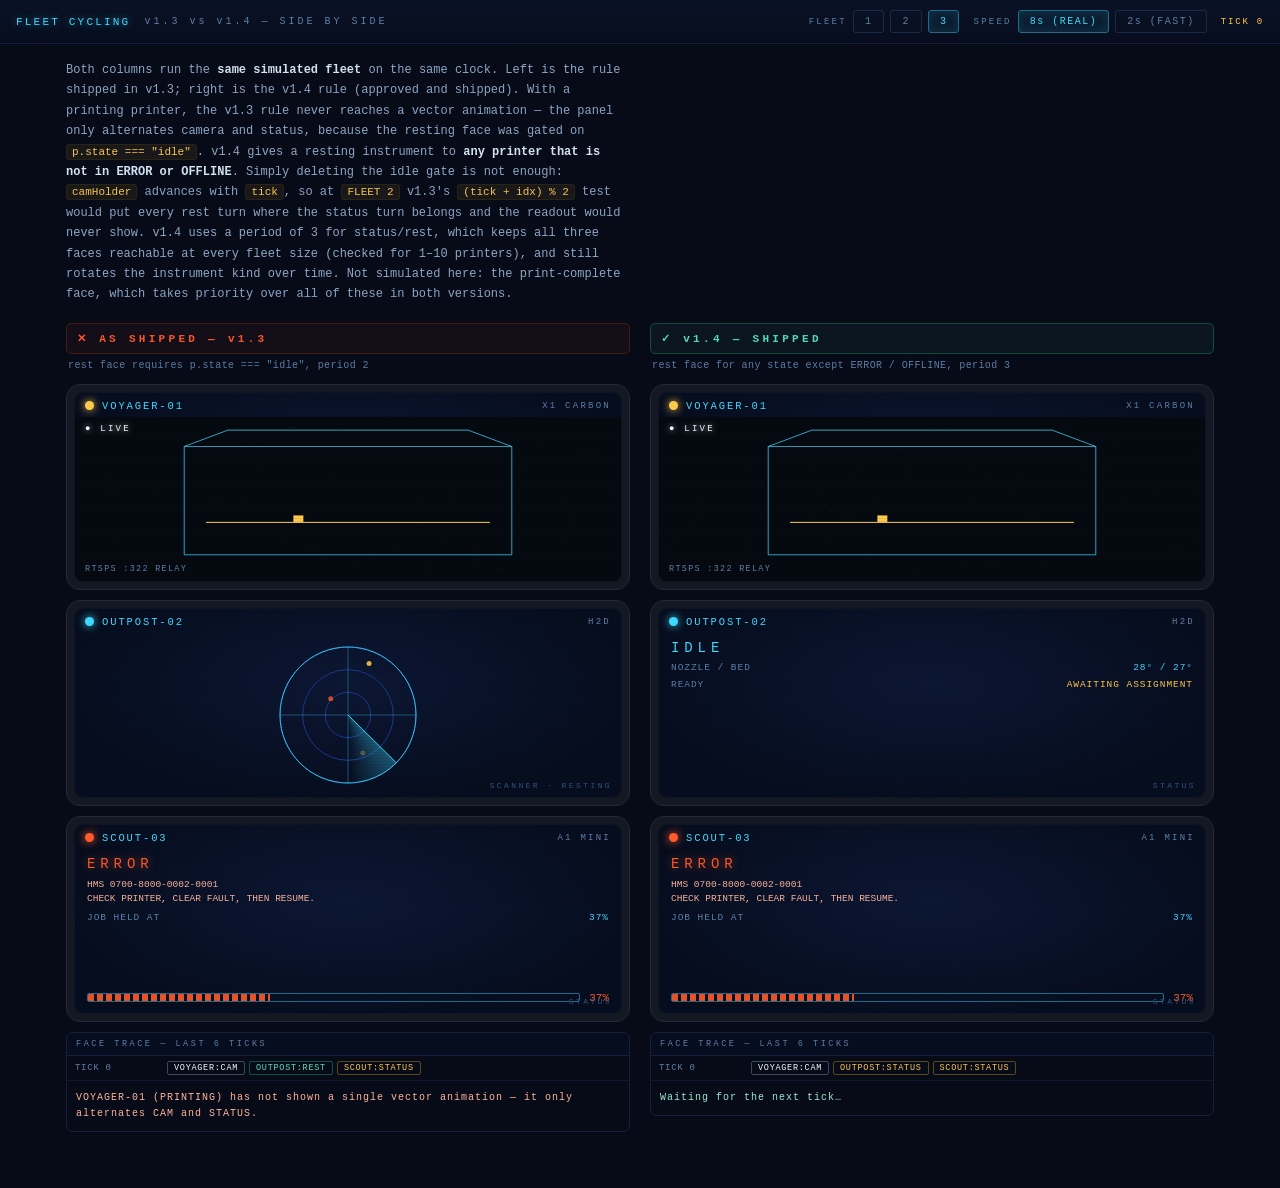
<file: mockups/fleet-cycle-mockup.html>
<!DOCTYPE html>
<html lang="en">
<head>
<meta charset="UTF-8">
<meta name="viewport" content="width=device-width, initial-scale=1.0">
<title>Lab Console — Fleet Cycling Mockup (v1.4)</title>
<style>
  :root{
    --bg:#070b18; --panel-deep:#060d1e; --bezel:#141822; --bezel-edge:#232a38;
    --cyan:#3fd8ff; --cyan-dim:#1e6c8c; --grid:#1a3a8f;
    --amber:#ffc94d; --alert:#ff5a2a; --violet:#b06cff;
    --text-dim:#5f7ea6; --ok:#57e0b8;
  }
  *{box-sizing:border-box;margin:0;padding:0}
  body{background:var(--bg);color:var(--cyan);
    font-family:ui-monospace,'SF Mono','Cascadia Mono','Roboto Mono',Consolas,monospace;
    padding-bottom:40px}
  body::after{content:"";position:fixed;inset:0;pointer-events:none;
    background:repeating-linear-gradient(0deg,rgba(0,0,0,.14) 0 1px,transparent 1px 3px);
    mix-blend-mode:multiply;opacity:.5}
  @media (prefers-reduced-motion: reduce){canvas{display:none}}

  .bar{display:flex;align-items:center;gap:14px;flex-wrap:wrap;padding:10px 16px;
    border-bottom:1px solid #14203d;background:linear-gradient(180deg,#0a1226,#070d1d);
    font-size:11px;letter-spacing:.2em;position:sticky;top:0;z-index:10}
  .bar .title{color:var(--cyan);text-shadow:0 0 8px rgba(63,216,255,.6)}
  .bar .sub{color:var(--text-dim);font-size:10px;letter-spacing:.3em}
  .bar .spacer{flex:1}
  .ctl{display:flex;align-items:center;gap:6px}
  .ctl label{font-size:9px;letter-spacing:.25em;color:var(--text-dim)}
  .ctl button{background:transparent;border:1px solid #1c2a4a;color:var(--text-dim);
    font-family:inherit;font-size:10px;letter-spacing:.15em;padding:5px 11px;
    border-radius:3px;cursor:pointer}
  .ctl button.on{color:var(--cyan);border-color:var(--cyan-dim);
    background:rgba(63,216,255,.07);box-shadow:0 0 10px rgba(63,216,255,.12) inset}
  .tickchip{font-size:9px;letter-spacing:.2em;color:var(--amber)}

  .wrap{max-width:1180px;margin:0 auto;padding:16px}
  .intro{font-size:12px;line-height:1.7;color:#90a9c8;max-width:78ch;margin-bottom:18px}
  .intro b{color:#d7e6f7}
  .intro code{color:var(--amber);background:rgba(255,201,77,.07);
    border:1px solid #2a2410;border-radius:3px;padding:1px 5px;font-size:11px}

  .cols{display:grid;grid-template-columns:1fr 1fr;gap:20px}
  @media (max-width:900px){.cols{grid-template-columns:1fr}}
  .col h2{font-size:11px;letter-spacing:.3em;padding:8px 10px;border-radius:5px;
    margin-bottom:4px;display:flex;align-items:center;gap:8px}
  .col.bad h2{color:var(--alert);border:1px solid #4a1d0e;background:rgba(255,90,42,.05)}
  .col.good h2{color:var(--ok);border:1px solid #14503f;background:rgba(87,224,184,.05)}
  .col .note{font-size:10px;line-height:1.6;color:var(--text-dim);
    padding:0 2px 10px;letter-spacing:.04em}

  .grid{display:grid;gap:10px;grid-template-columns:1fr}
  .ppanel{position:relative;background:var(--bezel);border:1px solid var(--bezel-edge);
    border-radius:14px;padding:7px}
  .ppanel.error{animation:bezelflash 1s steps(2) infinite}
  @keyframes bezelflash{
    0%,100%{border-color:var(--alert);box-shadow:0 0 14px rgba(255,90,42,.55), 0 0 3px rgba(255,90,42,.8) inset}
    50%{border-color:var(--bezel-edge);box-shadow:none}}
  .crt{position:relative;border-radius:9px;height:190px;overflow:hidden;
    background:radial-gradient(ellipse at 50% 40%, #0c1734 0%, var(--panel-deep) 75%);
    border:1px solid #0d1526;display:flex;flex-direction:column}
  .phead{display:flex;align-items:center;gap:8px;padding:7px 10px 5px;
    font-size:10.5px;letter-spacing:.18em;position:relative;z-index:3}
  .lamp{width:9px;height:9px;border-radius:50%;flex:0 0 auto}
  .lamp.idle{background:var(--cyan);box-shadow:0 0 8px var(--cyan)}
  .lamp.printing{background:var(--amber);box-shadow:0 0 8px var(--amber);animation:pulse 2.2s ease-in-out infinite}
  .lamp.error{background:var(--alert);box-shadow:0 0 10px var(--alert);animation:blink 1s steps(2) infinite}
  @keyframes pulse{50%{opacity:.45}} @keyframes blink{50%{opacity:.15}}
  .pname{color:var(--cyan)}
  .pmodel{color:var(--text-dim);font-size:9px;letter-spacing:.25em;margin-left:auto}
  .pbody{flex:1;position:relative;padding:6px 12px 9px;display:flex;flex-direction:column;gap:6px}
  .pbody>canvas.bganim{position:absolute;inset:0;width:100%;height:100%}

  .statword{font-size:14px;letter-spacing:.35em;margin-top:1px}
  .statword.idle{color:var(--cyan)} .statword.printing{color:var(--amber)}
  .statword.error{color:var(--alert);text-shadow:0 0 10px rgba(255,90,42,.6)}
  .fname{font-size:10.5px;color:#bfe9ff;word-break:break-all;line-height:1.35}
  .kv{display:flex;justify-content:space-between;font-size:9.5px;color:var(--text-dim);letter-spacing:.1em}
  .kv b{color:var(--cyan);font-weight:400} .kv b.warm{color:var(--amber)}
  .errline{font-size:9.5px;color:#ffb49b;line-height:1.5}
  .progrow{display:flex;align-items:center;gap:9px;margin-top:auto}
  .pbar{flex:1;height:9px;border:1px solid var(--cyan-dim);border-radius:2px;position:relative;overflow:hidden}
  .pbar>i{position:absolute;inset:0;background:repeating-linear-gradient(90deg,var(--amber) 0 6px,transparent 6px 9px);opacity:.9}
  .pbar.errbar>i{background:repeating-linear-gradient(90deg,var(--alert) 0 6px,transparent 6px 9px)}
  .ppct{font-size:11px;color:var(--amber)}
  .facechip{position:absolute;right:9px;bottom:7px;font-size:8px;letter-spacing:.3em;color:#33507c;z-index:3}
  .camtag{position:absolute;left:10px;top:7px;font-size:9px;letter-spacing:.25em;
    color:#f2f8ff;text-shadow:0 0 6px rgba(242,248,255,.75);z-index:3}
  .camtag.rec::before{content:"● ";animation:blink 1.4s steps(2) infinite}
  .camfoot{position:absolute;left:10px;bottom:7px;font-size:8.5px;color:var(--text-dim);letter-spacing:.15em;z-index:3}

  /* face-trace strip */
  .trace{margin-top:10px;border:1px solid #14203d;border-radius:6px;overflow:hidden}
  .trace .th{font-size:8.5px;letter-spacing:.3em;color:var(--text-dim);
    padding:6px 9px;background:var(--panel-deep);border-bottom:1px solid #14203d}
  .trace table{width:100%;border-collapse:collapse}
  .trace td{font-size:9px;padding:5px 8px;border-bottom:1px solid #0e1830;letter-spacing:.08em}
  .trace td:first-child{color:var(--text-dim);white-space:nowrap;width:92px}
  .trace .f{display:inline-block;padding:1px 6px;border-radius:2px;margin-right:4px;font-size:8.5px}
  .f.cam{color:#f2f8ff;border:1px solid #3a4a62}
  .f.status{color:var(--amber);border:1px solid #5a4a22}
  .f.rest{color:var(--ok);border:1px solid #14503f}
  .f.none{color:#3a4a66;border:1px solid #1c2638}
  .verdict{font-size:10px;letter-spacing:.1em;padding:9px;line-height:1.6}
  .verdict.bad{color:#ffb49b} .verdict.good{color:#9fe8d2}
</style>
</head>
<body>

<div class="bar">
  <span class="title">FLEET CYCLING</span>
  <span class="sub">v1.3 vs v1.4 — SIDE BY SIDE</span>
  <span class="spacer"></span>
  <span class="ctl"><label>FLEET</label>
    <button data-n="1">1</button><button data-n="2">2</button>
    <button data-n="3" class="on">3</button></span>
  <span class="ctl"><label>SPEED</label>
    <button data-ms="8000" class="on">8s (REAL)</button><button data-ms="2000">2s (FAST)</button></span>
  <span class="tickchip" id="tickchip">TICK 0</span>
</div>

<div class="wrap">
  <p class="intro">
    Both columns run the <b>same simulated fleet</b> on the same clock. Left is the rule
    shipped in v1.3; right is the v1.4 rule (approved and shipped). With a printing printer,
    the v1.3 rule never reaches a vector animation — the panel only alternates camera and
    status, because the resting face was gated on <code>p.state === "idle"</code>. v1.4
    gives a resting instrument to <b>any printer that is not in ERROR or OFFLINE</b>.
    Simply deleting the idle gate is not enough: <code>camHolder</code> advances with
    <code>tick</code>, so at <code>FLEET 2</code> v1.3's <code>(tick + idx) % 2</code> test
    would put every rest turn where the status turn belongs and the readout would never
    show. v1.4 uses a period of 3 for status/rest, which keeps all three faces reachable at
    every fleet size (checked for 1–10 printers), and still rotates the instrument kind
    over time. Not simulated here: the print-complete face, which takes priority over all
    of these in both versions.
  </p>

  <div class="cols">
    <div class="col bad">
      <h2>✕ AS SHIPPED — v1.3</h2>
      <div class="note">rest face requires <code style="font-size:10px">p.state === "idle"</code>, period 2</div>
      <div class="grid" id="gridA"></div>
      <div class="trace"><div class="th">FACE TRACE — LAST 6 TICKS</div>
        <table id="traceA"></table>
        <div class="verdict bad" id="verdictA"></div></div>
    </div>
    <div class="col good">
      <h2>✓ v1.4 — SHIPPED</h2>
      <div class="note">rest face for any state except ERROR / OFFLINE, period 3</div>
      <div class="grid" id="gridB"></div>
      <div class="trace"><div class="th">FACE TRACE — LAST 6 TICKS</div>
        <table id="traceB"></table>
        <div class="verdict good" id="verdictB"></div></div>
    </div>
  </div>
</div>

<script>
"use strict";
const CY="#3fd8ff", AM="#ffc94d", AL="#ff5a2a", GR="#1a3a8f";
const REST_KINDS = ["orbit","radar","scan"];

/* ---- canvas instruments: copied verbatim from static/app.js ---- */
function fit(cv) {
  const r = cv.getBoundingClientRect();
  cv.width = r.width * devicePixelRatio; cv.height = r.height * devicePixelRatio;
  const c = cv.getContext("2d"); c.scale(devicePixelRatio, devicePixelRatio);
  return [c, r.width, r.height];
}
function loop(cv, draw) { (function f() { if (!cv.isConnected) return; draw(); requestAnimationFrame(f); })(); }

function radar(cv) {
  const [c, w, h] = fit(cv); if (w < 10 || h < 10) return;
  const cx = w / 2, cy = h / 2, R = Math.min(w, h) / 2 - 14; let a = 0;
  loop(cv, () => {
    c.clearRect(0, 0, w, h); c.lineWidth = 1;
    c.strokeStyle = GR;
    for (let i = 1; i <= 3; i++) { c.beginPath(); c.arc(cx, cy, R * i / 3, 0, 7); c.stroke(); }
    c.strokeStyle = CY; c.globalAlpha = .9; c.beginPath(); c.arc(cx, cy, R, 0, 7); c.stroke();
    c.beginPath(); c.moveTo(cx - R, cy); c.lineTo(cx + R, cy); c.moveTo(cx, cy - R); c.lineTo(cx, cy + R);
    c.globalAlpha = .35; c.stroke(); c.globalAlpha = 1;
    if (c.createConicGradient) {
      const g = c.createConicGradient(a, cx, cy);
      g.addColorStop(0, "rgba(63,216,255,.35)"); g.addColorStop(.12, "rgba(63,216,255,0)"); g.addColorStop(1, "rgba(63,216,255,0)");
      c.fillStyle = g; c.beginPath(); c.moveTo(cx, cy); c.arc(cx, cy, R, 0, 7); c.fill();
    }
    c.strokeStyle = CY; c.beginPath(); c.moveTo(cx, cy);
    c.lineTo(cx + R * Math.cos(a), cy + R * Math.sin(a)); c.stroke();
    [[.6, 1.2], [.35, 3.9], [.82, 5.1]].forEach(([rr, aa], i) => {
      const bl = (Math.sin(Date.now() / 500 + i * 2) + 1) / 2;
      c.fillStyle = i === 1 ? AL : AM; c.globalAlpha = .3 + bl * .7;
      c.beginPath(); c.arc(cx + R * rr * Math.cos(aa), cy + R * rr * Math.sin(aa), 2.5, 0, 7); c.fill();
      c.globalAlpha = 1;
    });
    a += 0.02;
  });
}
function orbit(cv) {
  const [c, w, h] = fit(cv); if (w < 10 || h < 10) return; let t = 0;
  loop(cv, () => {
    c.clearRect(0, 0, w, h); const cx = w * .38, cy = h * .55;
    c.strokeStyle = GR; c.lineWidth = 1;
    for (let i = 0; i < 4; i++) { c.beginPath(); c.ellipse(cx, cy, 26 + i * 22, (26 + i * 22) * .62, -.5, 0, 7); c.globalAlpha = .6; c.stroke(); }
    c.globalAlpha = 1; c.strokeStyle = AM; c.beginPath(); c.moveTo(-10, h * .9); c.quadraticCurveTo(w * .5, h * .2, w + 10, h * .55); c.stroke();
    c.strokeStyle = CY; c.beginPath(); c.moveTo(-10, h * .15); c.lineTo(w + 10, h * .75); c.globalAlpha = .5; c.stroke(); c.globalAlpha = 1;
    c.strokeStyle = AM; c.lineWidth = 1.4; c.beginPath(); c.arc(cx, cy, 15, 0, 7); c.stroke();
    c.strokeStyle = AL; c.globalAlpha = .85; c.beginPath(); c.arc(cx, cy, 18, 0, 7); c.stroke(); c.globalAlpha = 1;
    c.beginPath(); c.moveTo(cx - 9, cy + 3); c.bezierCurveTo(cx - 3, cy - 9, cx + 6, cy + 9, cx + 11, cy - 4); c.strokeStyle = AM; c.stroke();
    const ox = cx + 70 * Math.cos(t), oy = cy + 70 * .62 * Math.sin(t);
    c.fillStyle = CY; c.beginPath(); c.arc(ox, oy, 3, 0, 7); c.fill();
    c.strokeStyle = CY; c.globalAlpha = .5; c.beginPath(); c.arc(ox, oy, 7, 0, 7); c.stroke(); c.globalAlpha = 1;
    t += .012;
  });
}
function scan(cv) {
  const [c, w, h] = fit(cv); if (w < 10 || h < 10) return;
  const n = 16, bw = (w - 40) / n; let t = 0;
  loop(cv, () => {
    c.clearRect(0, 0, w, h);
    c.strokeStyle = GR; c.beginPath(); c.moveTo(18, h - 22); c.lineTo(w - 18, h - 22); c.stroke();
    for (let i = 0; i < n; i++) {
      const v = (Math.sin(t + i * .7) + 1) / 2 * (h - 56) + 8;
      c.fillStyle = i % 5 === 4 ? AM : CY; c.globalAlpha = .85;
      c.fillRect(20 + i * bw, h - 24 - v, bw * .55, v); c.globalAlpha = 1;
    }
    c.strokeStyle = AM; c.beginPath();
    for (let x = 0; x <= w - 36; x += 4) { const y = h - 70 - Math.sin(t * 2 + x * .05) * 10; x ? c.lineTo(18 + x, y) : c.moveTo(18, y); }
    c.stroke(); t += .03;
  });
}

function camDemo(cv){
  const [c,w,h]=fit(cv); if(w<10||h<10) return; let t=0;
  loop(cv,()=>{
    c.fillStyle="#050910"; c.fillRect(0,0,w,h);
    c.strokeStyle="rgba(63,216,255,.75)"; c.lineWidth=1;
    c.strokeRect(w*.2,h*.18,w*.6,h*.66);
    c.beginPath(); c.moveTo(w*.2,h*.18); c.lineTo(w*.28,h*.08);
    c.lineTo(w*.72,h*.08); c.lineTo(w*.8,h*.18); c.stroke();
    const gy=h*.62+Math.sin(t)*4;
    c.strokeStyle=AM; c.beginPath(); c.moveTo(w*.24,gy); c.lineTo(w*.76,gy); c.stroke();
    c.fillStyle=AM; c.fillRect(w*.24+((Math.sin(t*3)+1)/2)*(w*.5),gy-7,10,7);
    c.fillStyle="rgba(255,255,255,.05)";
    for(let i=0;i<70;i++) c.fillRect(Math.random()*w,Math.random()*h,1.4,1.4);
    t+=.03;
  });
}
function mountAnims(root){
  root.querySelectorAll("canvas[data-anim]").forEach(cv=>{
    ({radar,orbit,scan,camdemo:camDemo})[cv.dataset.anim]?.(cv);
  });
}

/* ---- simulated fleet ---- */
const ALL = [
  {id:"v1", name:"VOYAGER-01", model:"X1 CARBON", state:"printing",
   file:"sensor_mount_bracket_v3.3mf", layer:143, total:230, pct:62, eta:"1H 47M"},
  {id:"o2", name:"OUTPOST-02", model:"H2D", state:"idle"},
  {id:"s3", name:"SCOUT-03", model:"A1 MINI", state:"error", pct:37},
];
let FLEET_N = 3, CYCLE_MS = 8000, tick = 0, camHolder = 0, timer = null;
const fleet = () => ALL.slice(0, FLEET_N);

/* ---- the two rules under comparison ---- */
// Both rules return "cam", "status" or "rest-<kind>"; each mirrors panelFaceFor in
// static/app.js at that version, minus the print-complete branch.
const restKind = idx => REST_KINDS[(idx + Math.floor(tick / 3)) % REST_KINDS.length];
function faceShipped(p, idx, n){            // v1.3
  const camTurn = n > 1 ? idx === camHolder % n : tick % 3 === 2;
  if (camTurn) return "cam";
  if (p.state === "error" || p.state === "offline") return "status";
  if ((tick + idx) % 2 === 1 && p.state === "idle") return "rest-" + restKind(idx);
  return "status";
}
function faceProposed(p, idx, n){           // v1.4
  const frozen = (p.state === "error" || p.state === "offline");
  const camTurn = n > 1 ? idx === camHolder % n : tick % 3 === 2;
  if (camTurn) return "cam";
  if (frozen) return "status";
  const phase = n > 1 ? (((tick - idx) % 3) + 3) % 3 : tick % 3;   // period 3
  return phase === 1 ? "rest-" + restKind(idx) : "status";
}

/* ---- face markup ---- */
function statusHTML(p){
  if (p.state === "printing") return `
    <div class="statword printing">PRINTING</div>
    <div class="fname">${p.file}</div>
    <div class="kv"><span>LAYER</span><b>${p.layer} / ${p.total}</b></div>
    <div class="kv"><span>NOZZLE / BED</span><b class="warm">220° / 65°</b></div>
    <div class="progrow"><div class="pbar"><i style="width:${p.pct}%"></i></div>
      <span class="ppct">${p.pct}%</span></div>
    <span class="facechip">STATUS</span>`;
  if (p.state === "error") return `
    <div class="statword error">ERROR</div>
    <div class="errline">HMS 0700-8000-0002-0001<br>CHECK PRINTER, CLEAR FAULT, THEN RESUME.</div>
    <div class="kv"><span>JOB HELD AT</span><b>${p.pct}%</b></div>
    <div class="progrow"><div class="pbar errbar"><i style="width:${p.pct}%"></i></div>
      <span class="ppct" style="color:var(--alert)">${p.pct}%</span></div>
    <span class="facechip">STATUS</span>`;
  return `
    <div class="statword idle">IDLE</div>
    <div class="kv"><span>NOZZLE / BED</span><b>28° / 27°</b></div>
    <div class="kv"><span>READY</span><b class="warm">AWAITING ASSIGNMENT</b></div>
    <span class="facechip">STATUS</span>`;
}
function restHTML(kind){
  return `<canvas class="bganim" data-anim="${kind}"></canvas>
    <span class="facechip">SCANNER · RESTING</span>`;
}
function camHTML(){
  return `<canvas class="bganim" data-anim="camdemo"></canvas>
    <span class="camtag rec">LIVE</span><span class="camfoot">RTSPS :322 RELAY</span>`;
}
function bodyFor(face, p){
  if (face === "cam") return camHTML();
  if (face.startsWith("rest-")) return restHTML(face.slice(5));
  return statusHTML(p);
}

/* ---- rendering ---- */
const panels = {A:new Map(), B:new Map()};
function build(which, gridId){
  const grid = document.getElementById(gridId);
  grid.innerHTML = ""; panels[which].clear();
  fleet().forEach(p => {
    const el = document.createElement("div");
    el.className = "ppanel" + (p.state === "error" ? " error" : "");
    el.innerHTML = `<div class="crt">
      <div class="phead"><span class="lamp ${p.state}"></span>
        <span class="pname">${p.name}</span><span class="pmodel">${p.model}</span></div>
      <div class="pbody"></div></div>`;
    grid.appendChild(el); panels[which].set(p.id, el);
  });
}
const history = {A:[], B:[]};
function render(which, ruleFn){
  const n = fleet().length;
  const row = [];
  fleet().forEach((p, idx) => {
    const face = ruleFn(p, idx, n);
    row.push(face.split("-")[0]);
    const body = panels[which].get(p.id).querySelector(".pbody");
    const key = face;
    if (body.dataset.k !== key){
      body.dataset.k = key;
      body.innerHTML = bodyFor(face, p);
      mountAnims(body);
    }
  });
  history[which].push(row);
  if (history[which].length > 6) history[which].shift();
  drawTrace(which);
}
function drawTrace(which){
  const t = document.getElementById("trace" + which);
  const names = fleet().map(p => p.name.split("-")[0]);
  t.innerHTML = history[which].map((row, i) => {
    const tn = tick - (history[which].length - 1 - i);
    return `<tr><td>TICK ${tn}</td><td>` + row.map((f, idx) =>
      `<span class="f ${f}">${names[idx]}:${f.toUpperCase()}</span>`).join("") + `</td></tr>`;
  }).join("");
  // verdict: did any non-error printer ever reach a rest face?
  const seen = new Set(history[which].flat());
  const v = document.getElementById("verdict" + which);
  if (which === "A"){
    const printingRest = history.A.some(r => r[0] === "rest");
    v.textContent = printingRest
      ? "VOYAGER-01 reached a resting animation."
      : "VOYAGER-01 (PRINTING) has not shown a single vector animation — it only alternates CAM and STATUS.";
  } else {
    const printingRest = history.B.some(r => r[0] === "rest");
    v.textContent = printingRest
      ? "VOYAGER-01 (PRINTING) cycles through status, its vector animation, and the camera."
      : "Waiting for the next tick…";
  }
}

function step(){
  tick++;
  camHolder = (camHolder + 1) % fleet().length;
  document.getElementById("tickchip").textContent = "TICK " + tick;
  render("A", faceShipped);
  render("B", faceProposed);
}
function reset(){
  tick = 0; camHolder = 0; history.A = []; history.B = [];
  build("A","gridA"); build("B","gridB");
  render("A", faceShipped); render("B", faceProposed);
  clearInterval(timer); timer = setInterval(step, CYCLE_MS);
}
document.querySelectorAll("[data-n]").forEach(b => b.onclick = () => {
  document.querySelectorAll("[data-n]").forEach(x => x.classList.remove("on"));
  b.classList.add("on"); FLEET_N = +b.dataset.n; reset();
});
document.querySelectorAll("[data-ms]").forEach(b => b.onclick = () => {
  document.querySelectorAll("[data-ms]").forEach(x => x.classList.remove("on"));
  b.classList.add("on"); CYCLE_MS = +b.dataset.ms; reset();
});
reset();
</script>
</body>
</html>
</file>
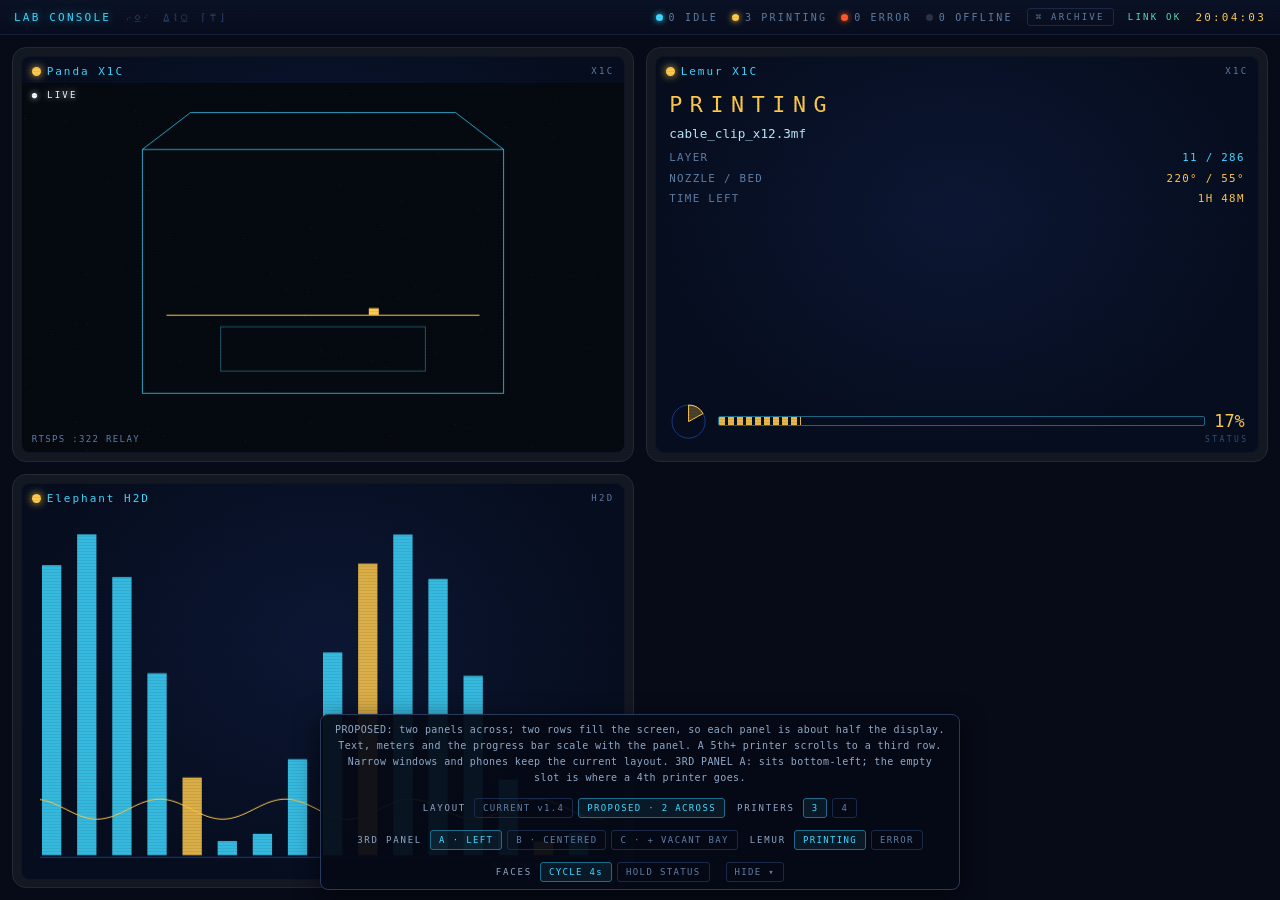
<file: mockups/fleet-layout-mockup.html>
<!DOCTYPE html>
<html lang="en">
<head>
<meta charset="UTF-8">
<meta name="viewport" content="width=device-width, initial-scale=1.0">
<title>Lab Console — Fleet Layout Mockup (2 across)</title>
<!-- APPROVED: option A (third panel bottom-left), ported to static/style.css.
     Mockup for review. The CSS below the PROPOSED marker is the change; everything above it
     and the canvas instruments are copied verbatim from static/style.css and static/app.js
     (v1.4.0). Open fullscreen (F11 / Ctrl+Cmd+F) to judge it as the lab display will show it. -->
<style>
:root{
  --bg:#070b18; --panel-deep:#060d1e;
  --bezel:#141822; --bezel-edge:#232a38;
  --cyan:#3fd8ff; --cyan-dim:#1e6c8c; --grid:#1a3a8f;
  --amber:#ffc94d; --alert:#ff5a2a; --violet:#b06cff;
  --text-dim:#5f7ea6; --ok:#57e0b8;
}
*{box-sizing:border-box;margin:0;padding:0}
html,body{height:100%}
body{background:var(--bg);color:var(--cyan);
  font-family:ui-monospace,'SF Mono','Cascadia Mono','Roboto Mono',Consolas,monospace;
  overflow:hidden}
#app{height:100%;display:flex;flex-direction:column;position:relative}
#app::after{content:"";position:fixed;inset:0;pointer-events:none;
  background:repeating-linear-gradient(0deg,rgba(0,0,0,.14) 0 1px,transparent 1px 3px);
  mix-blend-mode:multiply;opacity:.5}
@media (prefers-reduced-motion: reduce){canvas{display:none}}

/* ---------- status bar ---------- */
.statusbar{display:flex;align-items:center;gap:14px;padding:8px 14px;
  border-bottom:1px solid #14203d;background:linear-gradient(180deg,#0a1226,#070d1d);
  font-size:11px;letter-spacing:.2em;flex:0 0 auto}
.statusbar .title{color:var(--cyan);text-shadow:0 0 8px rgba(63,216,255,.6)}
.statusbar .glyphs{color:#2a4470;font-size:10px;letter-spacing:.35em}
.statusbar .spacer{flex:1}
#chips{display:flex;gap:14px;align-items:center}
.fleetchip{display:flex;align-items:center;gap:6px;color:var(--text-dim);font-size:10px}
.dot{width:7px;height:7px;border-radius:50%}
.dot.idle{background:var(--cyan);box-shadow:0 0 6px var(--cyan)}
.dot.print{background:var(--amber);box-shadow:0 0 6px var(--amber)}
.dot.err{background:var(--alert);box-shadow:0 0 6px var(--alert)}
.dot.off{background:#2a3247}
.clock{color:var(--amber)}
.demobadge{border:1px solid var(--violet);color:var(--violet);font-size:9px;
  letter-spacing:.3em;padding:3px 8px;border-radius:3px;
  box-shadow:0 0 10px rgba(176,108,255,.3);animation:pulse 2.2s ease-in-out infinite}
.archlink{font-size:9px;letter-spacing:.25em;color:var(--text-dim);text-decoration:none;
  border:1px solid #1c2a4a;border-radius:3px;padding:3px 8px}
.archlink:hover{color:var(--cyan);border-color:var(--cyan-dim)}
.linkstate{font-size:9px;letter-spacing:.25em;color:var(--ok)}
.linkstate.down{color:var(--alert);animation:blink 1s steps(2) infinite}

/* ---------- fleet grid ---------- */
#fleet{flex:1;overflow:auto}
.grid{display:grid;gap:12px;padding:12px;
  grid-template-columns:repeat(auto-fit,minmax(280px,1fr))}
.ppanel{position:relative;background:var(--bezel);
  border:1px solid var(--bezel-edge);border-radius:14px;padding:8px;cursor:pointer}
.ppanel .crt{position:relative;border-radius:9px;min-height:212px;overflow:hidden;
  background:radial-gradient(ellipse at 50% 40%, #0c1734 0%, var(--panel-deep) 75%);
  border:1px solid #0d1526;display:flex;flex-direction:column}
.phead{display:flex;align-items:center;gap:8px;padding:8px 10px 6px;
  font-size:11px;letter-spacing:.18em}
.phead .lamp{width:9px;height:9px;border-radius:50%;flex:0 0 auto}
.lamp.idle{background:var(--cyan);box-shadow:0 0 8px var(--cyan)}
.lamp.paused{background:var(--violet);box-shadow:0 0 8px var(--violet)}
.lamp.printing{background:var(--amber);box-shadow:0 0 8px var(--amber);animation:pulse 2.2s ease-in-out infinite}
.lamp.error{background:var(--alert);box-shadow:0 0 10px var(--alert);animation:blink 1s steps(2) infinite}
.lamp.offline{background:#2a3247}
@keyframes pulse{50%{opacity:.45}}
.ppanel.error{animation:bezelflash 1s steps(2) infinite}
@keyframes bezelflash{
  0%,100%{border-color:var(--alert);box-shadow:0 0 14px rgba(255,90,42,.55), 0 0 3px rgba(255,90,42,.8) inset}
  50%{border-color:var(--bezel-edge);box-shadow:none}
}
@keyframes blink{50%{opacity:.15}}
.phead .pname{color:var(--cyan)}
.phead .pmodel{color:var(--text-dim);font-size:9px;letter-spacing:.25em;margin-left:auto}
.pbody{flex:1;position:relative;padding:8px 12px 10px;display:flex;flex-direction:column;gap:7px}
.pbody>canvas.bganim{position:absolute;inset:0;width:100%;height:100%}
.pbody img.camimg{position:absolute;inset:0;width:100%;height:100%;object-fit:cover;filter:saturate(.85) contrast(1.05)}

.statword{font-size:15px;letter-spacing:.35em;margin-top:2px}
.statword.idle{color:var(--cyan)} .statword.printing,.statword.paused{color:var(--amber)}
.statword.paused{color:var(--violet)}
.statword.error{color:var(--alert);text-shadow:0 0 10px rgba(255,90,42,.6)}
.statword.offline{color:#3a4a66}
.fname{font-size:11px;color:#bfe9ff;word-break:break-all;line-height:1.4}
.kv{display:flex;justify-content:space-between;font-size:10px;color:var(--text-dim);letter-spacing:.12em}
.kv b{color:var(--cyan);font-weight:400}
.kv b.warm{color:var(--amber)}
.errline{font-size:10px;color:#ffb49b;line-height:1.5}

.progrow{display:flex;align-items:center;gap:10px;margin-top:auto}
.wedge{flex:0 0 auto}
.pbar{flex:1;height:10px;border:1px solid var(--cyan-dim);border-radius:2px;position:relative;overflow:hidden}
.pbar>i{position:absolute;inset:0;background:repeating-linear-gradient(90deg,var(--amber) 0 6px,transparent 6px 9px);opacity:.9}
.pbar.errbar>i{background:repeating-linear-gradient(90deg,var(--alert) 0 6px,transparent 6px 9px)}
.ppct{font-size:12px;color:var(--amber)}

.facechip{position:absolute;right:10px;bottom:8px;font-size:8px;letter-spacing:.3em;color:#33507c}
.camtag{position:absolute;left:10px;top:8px;font-size:9px;letter-spacing:.25em;
  color:#f2f8ff;text-shadow:0 0 6px rgba(242,248,255,.75);z-index:2}
.camtag.rec::before{content:"● ";animation:blink 1.4s steps(2) infinite}
.camtag.dim{color:var(--text-dim);text-shadow:none}
.camfoot{position:absolute;left:10px;bottom:8px;font-size:9px;color:var(--text-dim);letter-spacing:.15em;z-index:2}



/* ================= PROPOSED v1.5: two panels across on a wide screen =================
   Applies only on a wide, tall viewport (a fullscreen desktop or kiosk display).
   Narrow windows and phones keep the current auto-fit layout. */
@media (min-width: 1000px) and (min-height: 560px) {
  body.proposed #fleet { container-type: size; }
  body.proposed .grid {
    grid-template-columns: repeat(2, minmax(0, 1fr));
    /* two rows exactly fill the screen; a 5th+ printer scrolls to a third row */
    grid-auto-rows: calc((100cqh - 36px) / 2);
  }
  body.proposed .ppanel { display: flex; }
  body.proposed .ppanel .crt { flex: 1; min-height: 0; container-type: inline-size; }
  /* type and meters scale with the panel so the readout carries across the room */
  body.proposed .phead { font-size: clamp(11px, 1.45cqw, 16px); padding: 1.3cqw 1.6cqw .9cqw; gap: 1cqw; }
  body.proposed .phead .lamp { width: clamp(9px, 1.3cqw, 15px); height: clamp(9px, 1.3cqw, 15px); }
  body.proposed .phead .pmodel { font-size: clamp(9px, 1.1cqw, 13px); }
  body.proposed .pbody { padding: 1.2cqw 2.2cqw 1.8cqw; gap: clamp(7px, 1.3cqw, 16px); }
  body.proposed .statword { font-size: clamp(15px, 3.6cqw, 40px); }
  body.proposed .fname { font-size: clamp(11px, 2.1cqw, 22px); }
  body.proposed .kv { font-size: clamp(10px, 1.8cqw, 19px); }
  body.proposed .errline { font-size: clamp(10px, 1.8cqw, 19px); }
  body.proposed .progrow { gap: 1.6cqw; }
  body.proposed .pbar { height: clamp(10px, 1.7cqw, 18px); }
  body.proposed .ppct { font-size: clamp(12px, 2.8cqw, 30px); }
  body.proposed canvas.wedge { width: clamp(34px, 6.5cqw, 72px) !important; height: clamp(34px, 6.5cqw, 72px) !important; }
  body.proposed .facechip { font-size: clamp(8px, .95cqw, 11px); right: 1.6cqw; bottom: 1.2cqw; }
  body.proposed .camtag { font-size: clamp(9px, 1.25cqw, 14px); left: 1.6cqw; top: 1.2cqw; }
  body.proposed .camfoot { font-size: clamp(9px, 1.1cqw, 12px); left: 1.6cqw; bottom: 1.2cqw; }

  /* three printers, option B: third panel centered under the first two */
  body.proposed.third-center .grid > .ppanel:nth-child(3):last-child {
    grid-column: 1 / -1; justify-self: center; width: calc(50% - 6px);
  }
}
/* option C: an empty bay for the 4th printer, drawn as a powered-down panel */
.ppanel.vacant { cursor: default; opacity: .7; }
.ppanel.vacant .crt { background: var(--panel-deep); }
.vacantbody { flex: 1; display: flex; flex-direction: column; align-items: center; justify-content: center;
  gap: 1cqw; color: #2c3d5c; letter-spacing: .4em; }
.vacantbody .big { font-size: clamp(13px, 2.6cqw, 28px); }
.vacantbody .small { font-size: clamp(9px, 1.1cqw, 12px); letter-spacing: .3em; }

/* ================= mockup-only review controls (not part of the proposal) ================= */
.mockctl { position: fixed; left: 50%; transform: translateX(-50%); bottom: 10px; z-index: 50;
  display: flex; flex-wrap: wrap; gap: 12px; align-items: center; justify-content: center;
  background: rgba(6,10,22,.94); border: 1px solid #2a3a5c; border-radius: 8px; padding: 7px 12px;
  font-size: 9px; letter-spacing: .2em; color: var(--text-dim); box-shadow: 0 6px 24px rgba(0,0,0,.6);
  max-width: calc(100vw - 20px); }
.mockctl .g { display: flex; align-items: center; gap: 5px; }
.mockctl b { color: #8fa6c8; font-weight: 400; margin-right: 3px; }
.mockctl button { background: transparent; border: 1px solid #1c2a4a; color: var(--text-dim); font-family: inherit;
  font-size: 9px; letter-spacing: .15em; padding: 4px 8px; border-radius: 3px; cursor: pointer; }
.mockctl button.on { color: var(--cyan); border-color: var(--cyan-dim); background: rgba(63,216,255,.08); }
.mockctl button:disabled { opacity: .35; cursor: default; }
.mockctl .hide { margin-left: 4px; }
.mockctl.min > .g { display: none; }
.mocknote { flex-basis: 100%; font-size: 10px; line-height: 1.6; letter-spacing: .04em; color: #90a9c8;
  max-width: 1100px; text-align: center; }
.mockctl.min > .mocknote { display: none; }

</style>
</head>
<body class="proposed">
<div id="app">
  <div class="statusbar">
    <span class="title">LAB CONSOLE</span>
    <span class="glyphs">⌌⍚⌏ ⍙⌇⍜ ⌈⍑⌋</span>
    <span class="spacer"></span>
    <span id="chips"></span>
    <a class="archlink" href="#" title="Technical Archive">⌘ ARCHIVE</a>
    <span class="linkstate">LINK OK</span>
    <span class="clock" id="clock">--:--:--</span>
  </div>
  <div id="fleet"><div class="grid" id="grid"></div></div>
</div>

<div class="mockctl" id="ctl">
  <div class="mocknote" id="note"></div>
  <span class="g"><b>LAYOUT</b><button data-k="layout" data-v="current">CURRENT v1.4</button><button data-k="layout" data-v="proposed" class="on">PROPOSED · 2 ACROSS</button></span>
  <span class="g"><b>PRINTERS</b><button data-k="n" data-v="3" class="on">3</button><button data-k="n" data-v="4">4</button></span>
  <span class="g"><b>3RD PANEL</b><button data-k="third" data-v="left" class="on">A · LEFT</button><button data-k="third" data-v="center">B · CENTERED</button><button data-k="third" data-v="vacant">C · + VACANT BAY</button></span>
  <span class="g"><b>LEMUR</b><button data-k="err" data-v="0" class="on">PRINTING</button><button data-k="err" data-v="1">ERROR</button></span>
  <span class="g"><b>FACES</b><button data-k="cycle" data-v="1" class="on">CYCLE 4s</button><button data-k="cycle" data-v="0">HOLD STATUS</button></span>
  <button class="hide" id="hidebtn">HIDE ▾</button>
</div>

<script>
"use strict";
const CY = "#3fd8ff", AM = "#ffc94d", AL = "#ff5a2a", GR = "#1a3a8f", VI = "#b06cff";
const CYCLE_MS = 8000;
const REST_KINDS = ["orbit", "radar", "scan"];
function fit(cv) {
  const r = cv.getBoundingClientRect();
  cv.width = r.width * devicePixelRatio; cv.height = r.height * devicePixelRatio;
  const c = cv.getContext("2d"); c.scale(devicePixelRatio, devicePixelRatio);
  return [c, r.width, r.height];
}
function loop(cv, draw) { (function f() { if (!cv.isConnected) return; draw(); requestAnimationFrame(f); })(); }
function radar(cv) {
  const [c, w, h] = fit(cv); if (w < 10 || h < 10) return;
  const cx = w / 2, cy = h / 2, R = Math.min(w, h) / 2 - 14; let a = 0;
  loop(cv, () => {
    c.clearRect(0, 0, w, h); c.lineWidth = 1;
    c.strokeStyle = GR;
    for (let i = 1; i <= 3; i++) { c.beginPath(); c.arc(cx, cy, R * i / 3, 0, 7); c.stroke(); }
    c.strokeStyle = CY; c.globalAlpha = .9; c.beginPath(); c.arc(cx, cy, R, 0, 7); c.stroke();
    c.beginPath(); c.moveTo(cx - R, cy); c.lineTo(cx + R, cy); c.moveTo(cx, cy - R); c.lineTo(cx, cy + R);
    c.globalAlpha = .35; c.stroke(); c.globalAlpha = 1;
    if (c.createConicGradient) {
      const g = c.createConicGradient(a, cx, cy);
      g.addColorStop(0, "rgba(63,216,255,.35)"); g.addColorStop(.12, "rgba(63,216,255,0)"); g.addColorStop(1, "rgba(63,216,255,0)");
      c.fillStyle = g; c.beginPath(); c.moveTo(cx, cy); c.arc(cx, cy, R, 0, 7); c.fill();
    }
    c.strokeStyle = CY; c.beginPath(); c.moveTo(cx, cy);
    c.lineTo(cx + R * Math.cos(a), cy + R * Math.sin(a)); c.stroke();
    [[.6, 1.2], [.35, 3.9], [.82, 5.1]].forEach(([rr, aa], i) => {
      const bl = (Math.sin(Date.now() / 500 + i * 2) + 1) / 2;
      c.fillStyle = i === 1 ? AL : AM; c.globalAlpha = .3 + bl * .7;
      c.beginPath(); c.arc(cx + R * rr * Math.cos(aa), cy + R * rr * Math.sin(aa), 2.5, 0, 7); c.fill();
      c.globalAlpha = 1;
    });
    a += 0.02;
  });
}
function orbit(cv) {
  const [c, w, h] = fit(cv); if (w < 10 || h < 10) return; let t = 0;
  loop(cv, () => {
    c.clearRect(0, 0, w, h); const cx = w * .38, cy = h * .55;
    c.strokeStyle = GR; c.lineWidth = 1;
    for (let i = 0; i < 4; i++) { c.beginPath(); c.ellipse(cx, cy, 26 + i * 22, (26 + i * 22) * .62, -.5, 0, 7); c.globalAlpha = .6; c.stroke(); }
    c.globalAlpha = 1; c.strokeStyle = AM; c.beginPath(); c.moveTo(-10, h * .9); c.quadraticCurveTo(w * .5, h * .2, w + 10, h * .55); c.stroke();
    c.strokeStyle = CY; c.beginPath(); c.moveTo(-10, h * .15); c.lineTo(w + 10, h * .75); c.globalAlpha = .5; c.stroke(); c.globalAlpha = 1;
    c.strokeStyle = AM; c.lineWidth = 1.4; c.beginPath(); c.arc(cx, cy, 15, 0, 7); c.stroke();
    c.strokeStyle = AL; c.globalAlpha = .85; c.beginPath(); c.arc(cx, cy, 18, 0, 7); c.stroke(); c.globalAlpha = 1;
    c.beginPath(); c.moveTo(cx - 9, cy + 3); c.bezierCurveTo(cx - 3, cy - 9, cx + 6, cy + 9, cx + 11, cy - 4); c.strokeStyle = AM; c.stroke();
    const ox = cx + 70 * Math.cos(t), oy = cy + 70 * .62 * Math.sin(t);
    c.fillStyle = CY; c.beginPath(); c.arc(ox, oy, 3, 0, 7); c.fill();
    c.strokeStyle = CY; c.globalAlpha = .5; c.beginPath(); c.arc(ox, oy, 7, 0, 7); c.stroke(); c.globalAlpha = 1;
    t += .012;
  });
}
function scan(cv) {
  const [c, w, h] = fit(cv); if (w < 10 || h < 10) return;
  const n = 16, bw = (w - 40) / n; let t = 0;
  loop(cv, () => {
    c.clearRect(0, 0, w, h);
    c.strokeStyle = GR; c.beginPath(); c.moveTo(18, h - 22); c.lineTo(w - 18, h - 22); c.stroke();
    for (let i = 0; i < n; i++) {
      const v = (Math.sin(t + i * .7) + 1) / 2 * (h - 56) + 8;
      c.fillStyle = i % 5 === 4 ? AM : CY; c.globalAlpha = .85;
      c.fillRect(20 + i * bw, h - 24 - v, bw * .55, v); c.globalAlpha = 1;
    }
    c.strokeStyle = AM; c.beginPath();
    for (let x = 0; x <= w - 36; x += 4) { const y = h - 70 - Math.sin(t * 2 + x * .05) * 10; x ? c.lineTo(18 + x, y) : c.moveTo(18, y); }
    c.stroke(); t += .03;
  });
}
function wedge(cv, pct, col) {
  const [c, w, h] = fit(cv); if (w < 10 || h < 10) return;
  const cx = w / 2, cy = h / 2, R = Math.min(w, h) / 2 - 3;
  c.strokeStyle = GR; c.beginPath(); c.arc(cx, cy, R, 0, 7); c.stroke();
  c.fillStyle = col; c.globalAlpha = .28; c.beginPath(); c.moveTo(cx, cy);
  c.arc(cx, cy, R, -Math.PI / 2, -Math.PI / 2 + pct * 2 * Math.PI / 100); c.fill();
  c.globalAlpha = 1; c.strokeStyle = col; c.beginPath(); c.moveTo(cx, cy);
  c.arc(cx, cy, R, -Math.PI / 2, -Math.PI / 2 + pct * 2 * Math.PI / 100); c.closePath(); c.stroke();
}
function camDemo(cv) {
  const [c, w, h] = fit(cv); if (w < 10 || h < 10) return; let t = 0;
  loop(cv, () => {
    c.fillStyle = "#050910"; c.fillRect(0, 0, w, h);
    c.strokeStyle = "rgba(63,216,255,.75)"; c.lineWidth = 1;
    c.strokeRect(w * .2, h * .18, w * .6, h * .66);
    c.beginPath(); c.moveTo(w * .2, h * .18); c.lineTo(w * .28, h * .08);
    c.lineTo(w * .72, h * .08); c.lineTo(w * .8, h * .18); c.stroke();
    const gy = h * .62 + Math.sin(t) * 4;
    c.strokeStyle = AM; c.beginPath(); c.moveTo(w * .24, gy); c.lineTo(w * .76, gy); c.stroke();
    c.fillStyle = AM; c.fillRect(w * .24 + ((Math.sin(t * 3) + 1) / 2) * (w * .5), gy - 7, 10, 7);
    c.strokeStyle = "rgba(63,216,255,.4)"; c.strokeRect(w * .33, h * .66, w * .34, h * .12);
    c.fillStyle = "rgba(255,255,255,.05)";
    for (let i = 0; i < 90; i++) c.fillRect(Math.random() * w, Math.random() * h, 1.4, 1.4);
    t += .03;
  });
}

/* ---- simulated fleet (the lab's three printers plus a possible fourth) ---- */
const ALL = [
  { id: "panda", name: "Panda X1C", model: "X1C", state: "printing", file: "phone_case_v4.3mf", layer: 61, total: 112, nozzle: 220, bed: 55, eta: "38M", pct: 54 },
  { id: "lemur", name: "Lemur X1C", model: "X1C", state: "printing", file: "cable_clip_x12.3mf", layer: 11, total: 286, nozzle: 220, bed: 55, eta: "1H 48M", pct: 17 },
  { id: "elephant", name: "Elephant H2D", model: "H2D", state: "printing", file: "Part Studio 1 (3)", layer: 3, total: 102, nozzle: 220, bed: 55, eta: "3H 46M", pct: 6 },
  { id: "bay4", name: "Bay 4 A1", model: "A1", state: "idle", file: "keychain.3mf", nozzle: 27, bed: 26 },
];
const opt = { layout: "proposed", n: 3, third: "left", err: 0, cycle: 1 };
let tick = 0, camHolder = 0, timer = null;

function fleet() {
  return ALL.slice(0, opt.n).map(p => (p.id === "lemur" && opt.err) ? { ...p, state: "error" } : p);
}
function statusHTML(p) {
  if (p.state === "printing") return `
    <div class="statword printing">PRINTING</div>
    <div class="fname">${p.file}</div>
    <div class="kv"><span>LAYER</span><b>${p.layer} / ${p.total}</b></div>
    <div class="kv"><span>NOZZLE / BED</span><b class="warm">${p.nozzle}° / ${p.bed}°</b></div>
    <div class="kv"><span>TIME LEFT</span><b class="warm">${p.eta}</b></div>
    <div class="progrow">
      <canvas class="wedge" data-pct="${p.pct}" width="34" height="34" style="width:34px;height:34px"></canvas>
      <div class="pbar"><i style="width:${p.pct}%"></i></div><span class="ppct">${p.pct}%</span>
    </div>
    <span class="facechip">STATUS</span>`;
  if (p.state === "error") return `
    <div class="statword error">ERROR</div>
    <div class="errline">HMS 0300-0200-0001-0001<br>CHECK PRINTER, CLEAR FAULT, THEN RESUME.</div>
    <div class="kv"><span>JOB HELD AT</span><b>${p.pct}%</b></div>
    <div class="progrow">
      <canvas class="wedge" data-pct="${p.pct}" data-col="al" width="34" height="34" style="width:34px;height:34px"></canvas>
      <div class="pbar errbar"><i style="width:${p.pct}%"></i></div>
      <span class="ppct" style="color:var(--alert)">${p.pct}%</span>
    </div>
    <span class="facechip">STATUS</span>`;
  return `
    <div class="statword idle">IDLE</div>
    <div class="kv"><span>NOZZLE / BED</span><b>${p.nozzle}° / ${p.bed}°</b></div>
    <div class="kv"><span>LAST JOB</span><b>${p.file}</b></div>
    <div class="kv"><span>READY</span><b class="warm">AWAITING ASSIGNMENT</b></div>
    <span class="facechip">STATUS</span>`;
}
const restHTML = k => `<canvas class="bganim" data-anim="${k}"></canvas><span class="facechip">SCANNER · RESTING</span>`;
const camHTML = () => `<canvas class="bganim" data-anim="camdemo"></canvas>
  <span class="camtag rec">LIVE</span><span class="camfoot">RTSPS :322 RELAY</span>`;

/* the shipped v1.4 face rule (panelFaceFor), minus the print-complete branch */
function faceFor(p, idx, n) {
  if (!opt.cycle) return "status";
  const frozen = p.state === "error" || p.state === "offline";
  const camTurn = n > 1 ? idx === camHolder % n : tick % 3 === 2;
  if (camTurn) return "cam";
  if (frozen) return "status";
  const phase = n > 1 ? (((tick - idx) % 3) + 3) % 3 : tick % 3;
  return phase === 1 ? "rest-" + REST_KINDS[(idx + Math.floor(tick / 3)) % REST_KINDS.length] : "status";
}
function mount(root) {
  root.querySelectorAll("canvas[data-anim]").forEach(cv =>
    ({ radar, orbit, scan, camdemo: camDemo })[cv.dataset.anim]?.(cv));
  root.querySelectorAll("canvas.wedge").forEach(cv => wedge(cv, +cv.dataset.pct || 0, cv.dataset.col === "al" ? AL : AM));
}

const grid = document.getElementById("grid");
function build() {
  document.body.className = (opt.layout === "proposed" ? "proposed" : "") + (opt.third === "center" ? " third-center" : "");
  grid.innerHTML = "";
  const f = fleet();
  f.forEach(p => {
    const el = document.createElement("div");
    el.className = "ppanel" + (p.state === "error" ? " error" : "");
    el.innerHTML = `<div class="crt">
      <div class="phead"><span class="lamp ${p.state}"></span><span class="pname">${p.name}</span><span class="pmodel">${p.model}</span></div>
      <div class="pbody"></div></div>`;
    el.dataset.id = p.id;
    grid.appendChild(el);
  });
  if (opt.layout === "proposed" && opt.n === 3 && opt.third === "vacant") {
    const el = document.createElement("div");
    el.className = "ppanel vacant";
    el.innerHTML = `<div class="crt">
      <div class="phead"><span class="lamp offline"></span><span class="pname" style="color:#2c3d5c">BAY 04</span><span class="pmodel">—</span></div>
      <div class="vacantbody"><span class="big">BAY VACANT</span><span class="small">NO PRINTER ASSIGNED</span></div></div>`;
    grid.appendChild(el);
  }
  chips(f); render(true); note();
}
function render(force) {
  const f = fleet(), n = f.length;
  f.forEach((p, i) => {
    const body = grid.children[i].querySelector(".pbody");
    const face = faceFor(p, i, n);
    if (!force && body.dataset.face === face) return;
    body.dataset.face = face;
    body.innerHTML = face === "cam" ? camHTML() : face.startsWith("rest-") ? restHTML(face.slice(5)) : statusHTML(p);
    mount(body);
  });
}
function chips(f) {
  const c = s => f.filter(p => p.state === s).length;
  document.getElementById("chips").innerHTML =
    `<span class="fleetchip"><span class="dot idle"></span>${c("idle")} IDLE</span>
     <span class="fleetchip"><span class="dot print"></span>${c("printing")} PRINTING</span>
     <span class="fleetchip"><span class="dot err"></span>${c("error")} ERROR</span>
     <span class="fleetchip"><span class="dot off"></span>0 OFFLINE</span>`;
}
function note() {
  const wide = matchMedia("(min-width: 1000px) and (min-height: 560px)").matches;
  const t = {
    current: "CURRENT (v1.4): as many 280px columns as fit, panels 212px tall. On a fullscreen 1080p display all three printers sit in one short row and most of the screen is empty.",
    proposed: "PROPOSED: two panels across; two rows fill the screen, so each panel is about half the display. Text, meters and the progress bar scale with the panel. A 5th+ printer scrolls to a third row. Narrow windows and phones keep the current layout.",
  }[opt.layout];
  const third = opt.layout === "proposed" && opt.n === 3 ? {
    left: " 3RD PANEL A: sits bottom-left; the empty slot is where a 4th printer goes.",
    center: " 3RD PANEL B: centered under the first two.",
    vacant: " 3RD PANEL C: the open slot shows a powered-down 'BAY VACANT' panel, so the grid reads as intentional.",
  }[opt.third] : "";
  document.getElementById("note").textContent = t + third + (wide || opt.layout === "current" ? "" :
    " (This window is narrower than 1000px or shorter than 560px, so the proposed layout falls back to the current one. Make the window fullscreen.)");
  document.querySelectorAll('[data-k="third"]').forEach(b => b.disabled = !(opt.layout === "proposed" && opt.n === 3));
}
document.querySelectorAll("#ctl [data-k]").forEach(b => b.addEventListener("click", () => {
  const k = b.dataset.k;
  document.querySelectorAll(`#ctl [data-k="${k}"]`).forEach(x => x.classList.toggle("on", x === b));
  opt[k] = k === "layout" || k === "third" ? b.dataset.v : +b.dataset.v;
  build();
}));
document.getElementById("hidebtn").onclick = e => {
  const c = document.getElementById("ctl"); c.classList.toggle("min");
  e.target.textContent = c.classList.contains("min") ? "MOCKUP CONTROLS ▴" : "HIDE ▾";
};
let resizeT;
addEventListener("resize", () => { clearTimeout(resizeT); resizeT = setTimeout(build, 150); });
setInterval(() => { document.getElementById("clock").textContent = new Date().toTimeString().slice(0, 8); }, 1000);
setInterval(() => { tick++; camHolder = (camHolder + 1) % fleet().length; render(false); }, 4000);
build();
</script>
</body>
</html>
</file>
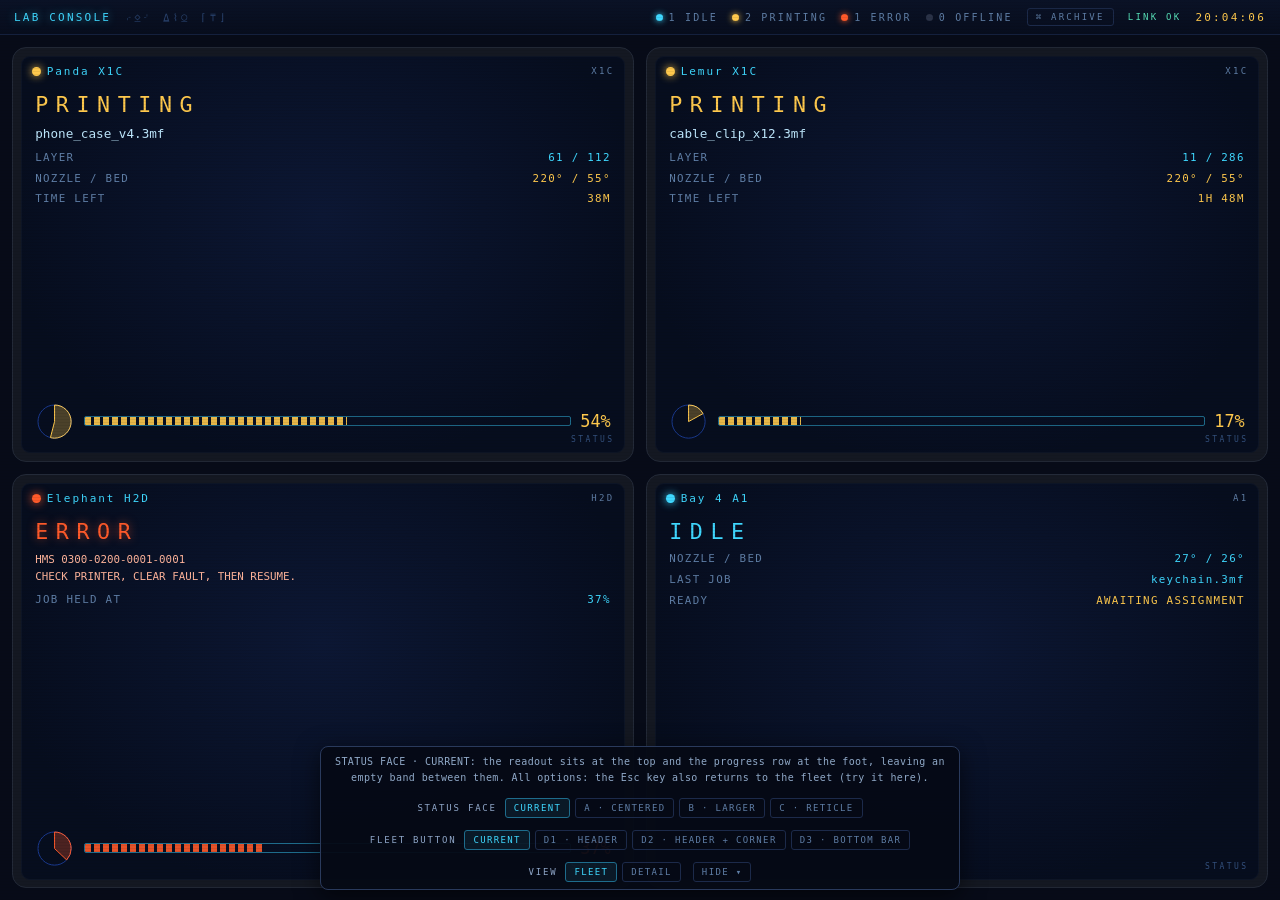
<file: mockups/large-panel-options-mockup.html>
<!DOCTYPE html>
<html lang="en">
<head>
<meta charset="UTF-8">
<meta name="viewport" content="width=device-width, initial-scale=1.0">
<title>Lab Console — Large Panel Options Mockup</title>
<!-- APPROVED: status face option C (reticle) and fleet button option D2, ported to
     static/app.js and static/style.css. Mockup for review: options for the empty space in large status faces, and for a more
     prominent way back to the fleet from the detail view. CSS above the PROPOSALS marker and
     the canvas instruments are copied verbatim from static/style.css and static/app.js.
     Open fullscreen to judge the status faces at the size the lab display shows them. -->
<style>
:root{
  --bg:#070b18; --panel-deep:#060d1e;
  --bezel:#141822; --bezel-edge:#232a38;
  --cyan:#3fd8ff; --cyan-dim:#1e6c8c; --grid:#1a3a8f;
  --amber:#ffc94d; --alert:#ff5a2a; --violet:#b06cff;
  --text-dim:#5f7ea6; --ok:#57e0b8;
}
*{box-sizing:border-box;margin:0;padding:0}
html,body{height:100%}
body{background:var(--bg);color:var(--cyan);
  font-family:ui-monospace,'SF Mono','Cascadia Mono','Roboto Mono',Consolas,monospace;
  overflow:hidden}
#app{height:100%;display:flex;flex-direction:column;position:relative}
#app::after{content:"";position:fixed;inset:0;pointer-events:none;
  background:repeating-linear-gradient(0deg,rgba(0,0,0,.14) 0 1px,transparent 1px 3px);
  mix-blend-mode:multiply;opacity:.5}
@media (prefers-reduced-motion: reduce){canvas{display:none}}

/* ---------- status bar ---------- */
.statusbar{display:flex;align-items:center;gap:14px;padding:8px 14px;
  border-bottom:1px solid #14203d;background:linear-gradient(180deg,#0a1226,#070d1d);
  font-size:11px;letter-spacing:.2em;flex:0 0 auto}
.statusbar .title{color:var(--cyan);text-shadow:0 0 8px rgba(63,216,255,.6)}
.statusbar .glyphs{color:#2a4470;font-size:10px;letter-spacing:.35em}
.statusbar .spacer{flex:1}
#chips{display:flex;gap:14px;align-items:center}
.fleetchip{display:flex;align-items:center;gap:6px;color:var(--text-dim);font-size:10px}
.dot{width:7px;height:7px;border-radius:50%}
.dot.idle{background:var(--cyan);box-shadow:0 0 6px var(--cyan)}
.dot.print{background:var(--amber);box-shadow:0 0 6px var(--amber)}
.dot.err{background:var(--alert);box-shadow:0 0 6px var(--alert)}
.dot.off{background:#2a3247}
.clock{color:var(--amber)}
.demobadge{border:1px solid var(--violet);color:var(--violet);font-size:9px;
  letter-spacing:.3em;padding:3px 8px;border-radius:3px;
  box-shadow:0 0 10px rgba(176,108,255,.3);animation:pulse 2.2s ease-in-out infinite}
.archlink{font-size:9px;letter-spacing:.25em;color:var(--text-dim);text-decoration:none;
  border:1px solid #1c2a4a;border-radius:3px;padding:3px 8px}
.archlink:hover{color:var(--cyan);border-color:var(--cyan-dim)}
.linkstate{font-size:9px;letter-spacing:.25em;color:var(--ok)}
.linkstate.down{color:var(--alert);animation:blink 1s steps(2) infinite}

/* ---------- fleet grid ---------- */
#fleet{flex:1;overflow:auto}
.grid{display:grid;gap:12px;padding:12px;
  grid-template-columns:repeat(auto-fit,minmax(280px,1fr))}
.ppanel{position:relative;background:var(--bezel);
  border:1px solid var(--bezel-edge);border-radius:14px;padding:8px;cursor:pointer}
.ppanel .crt{position:relative;border-radius:9px;min-height:212px;overflow:hidden;
  background:radial-gradient(ellipse at 50% 40%, #0c1734 0%, var(--panel-deep) 75%);
  border:1px solid #0d1526;display:flex;flex-direction:column}
.phead{display:flex;align-items:center;gap:8px;padding:8px 10px 6px;
  font-size:11px;letter-spacing:.18em}
.phead .lamp{width:9px;height:9px;border-radius:50%;flex:0 0 auto}
.lamp.idle{background:var(--cyan);box-shadow:0 0 8px var(--cyan)}
.lamp.paused{background:var(--violet);box-shadow:0 0 8px var(--violet)}
.lamp.printing{background:var(--amber);box-shadow:0 0 8px var(--amber);animation:pulse 2.2s ease-in-out infinite}
.lamp.error{background:var(--alert);box-shadow:0 0 10px var(--alert);animation:blink 1s steps(2) infinite}
.lamp.offline{background:#2a3247}
@keyframes pulse{50%{opacity:.45}}
.ppanel.error{animation:bezelflash 1s steps(2) infinite}
@keyframes bezelflash{
  0%,100%{border-color:var(--alert);box-shadow:0 0 14px rgba(255,90,42,.55), 0 0 3px rgba(255,90,42,.8) inset}
  50%{border-color:var(--bezel-edge);box-shadow:none}
}
@keyframes blink{50%{opacity:.15}}
.phead .pname{color:var(--cyan)}
.phead .pmodel{color:var(--text-dim);font-size:9px;letter-spacing:.25em;margin-left:auto}
.pbody{flex:1;position:relative;padding:8px 12px 10px;display:flex;flex-direction:column;gap:7px}
.pbody>canvas.bganim{position:absolute;inset:0;width:100%;height:100%}
.pbody img.camimg{position:absolute;inset:0;width:100%;height:100%;object-fit:cover;filter:saturate(.85) contrast(1.05)}

/* Wide, tall screens (a fullscreen lab display): two panels across, and two rows fill
   the screen, so a 3-4 printer fleet gets about a quarter of the display per panel. A 3rd
   printer sits bottom-left, keeping the slot a 4th will fill; a 5th+ scrolls to a third
   row. Type and meters scale with the panel through container units, so the readout
   carries across the room. Narrow windows and phones keep the auto-fit grid above.
   Approved in mockups/fleet-layout-mockup.html (option A). */
@media (min-width:1000px) and (min-height:560px){
  #fleet{container-type:size}
  #fleet .grid{grid-template-columns:repeat(2,minmax(0,1fr));grid-auto-rows:calc((100cqh - 36px) / 2)}
  #fleet .ppanel{display:flex}
  #fleet .ppanel .crt{flex:1;min-height:0;container-type:inline-size}
  #fleet .phead{font-size:clamp(11px,1.45cqw,16px);padding:1.3cqw 1.6cqw .9cqw;gap:1cqw}
  #fleet .phead .lamp{width:clamp(9px,1.3cqw,15px);height:clamp(9px,1.3cqw,15px)}
  #fleet .phead .pmodel{font-size:clamp(9px,1.1cqw,13px)}
  #fleet .pbody{padding:1.2cqw 2.2cqw 1.8cqw;gap:clamp(7px,1.3cqw,16px)}
  #fleet .statword{font-size:clamp(15px,3.6cqw,40px)}
  #fleet .fname{font-size:clamp(11px,2.1cqw,22px)}
  #fleet .kv,#fleet .errline{font-size:clamp(10px,1.8cqw,19px)}
  #fleet .progrow{gap:1.6cqw}
  #fleet .pbar{height:clamp(10px,1.7cqw,18px)}
  #fleet .ppct{font-size:clamp(12px,2.8cqw,30px)}
  /* the markup pins the wedge at 34px; wedge() sizes its drawing from the CSS box */
  #fleet canvas.wedge{width:clamp(34px,6.5cqw,72px)!important;height:clamp(34px,6.5cqw,72px)!important}
  #fleet .facechip{font-size:clamp(8px,.95cqw,11px);right:1.6cqw;bottom:1.2cqw}
  #fleet .camtag{font-size:clamp(9px,1.25cqw,14px);left:1.6cqw;top:1.2cqw}
  #fleet .camfoot{font-size:clamp(9px,1.1cqw,12px);left:1.6cqw;bottom:1.2cqw}
}

.statword{font-size:15px;letter-spacing:.35em;margin-top:2px}
.statword.idle{color:var(--cyan)} .statword.printing,.statword.paused{color:var(--amber)}
.statword.paused{color:var(--violet)}
.statword.error{color:var(--alert);text-shadow:0 0 10px rgba(255,90,42,.6)}
.statword.offline{color:#3a4a66}
.fname{font-size:11px;color:#bfe9ff;word-break:break-all;line-height:1.4}
.kv{display:flex;justify-content:space-between;font-size:10px;color:var(--text-dim);letter-spacing:.12em}
.kv b{color:var(--cyan);font-weight:400}
.kv b.warm{color:var(--amber)}
.errline{font-size:10px;color:#ffb49b;line-height:1.5}

.progrow{display:flex;align-items:center;gap:10px;margin-top:auto}
.wedge{flex:0 0 auto}
.pbar{flex:1;height:10px;border:1px solid var(--cyan-dim);border-radius:2px;position:relative;overflow:hidden}
.pbar>i{position:absolute;inset:0;background:repeating-linear-gradient(90deg,var(--amber) 0 6px,transparent 6px 9px);opacity:.9}
.pbar.errbar>i{background:repeating-linear-gradient(90deg,var(--alert) 0 6px,transparent 6px 9px)}
.ppct{font-size:12px;color:var(--amber)}

.facechip{position:absolute;right:10px;bottom:8px;font-size:8px;letter-spacing:.3em;color:#33507c}
.camtag{position:absolute;left:10px;top:8px;font-size:9px;letter-spacing:.25em;
  color:#f2f8ff;text-shadow:0 0 6px rgba(242,248,255,.75);z-index:2}
.camtag.rec::before{content:"● ";animation:blink 1.4s steps(2) infinite}
.camtag.dim{color:var(--text-dim);text-shadow:none}
.camfoot{position:absolute;left:10px;bottom:8px;font-size:9px;color:var(--text-dim);letter-spacing:.15em;z-index:2}

/* ---------- detail view ---------- */
#detail{flex:1;display:flex;flex-direction:column;overflow:auto}
.dhead{display:flex;align-items:center;gap:10px;padding:10px 12px;font-size:12px;
  letter-spacing:.2em;border-bottom:1px solid #101c36;flex:0 0 auto}
.dhead .lamp{width:9px;height:9px;border-radius:50%}
.backbtn{border:1px solid #1c2a4a;background:none;color:var(--text-dim);
  font-family:inherit;font-size:10px;letter-spacing:.2em;padding:5px 10px;border-radius:3px;cursor:pointer}
.dstate{margin-left:auto;font-size:11px;color:var(--amber)}
.detailgrid{display:grid;grid-template-columns:1.15fr .85fr;gap:12px;padding:12px}
@media (max-width:720px){.detailgrid{grid-template-columns:1fr}}
.dblock{background:var(--bezel);border:1px solid var(--bezel-edge);border-radius:14px;padding:8px}
.dcrt{position:relative;background:var(--panel-deep);border-radius:9px;
  border:1px solid #0d1526;overflow:hidden}
.dcrt.cam{min-height:250px;display:flex;align-items:center;justify-content:center}
.dcrt.cam img{width:100%;height:250px;object-fit:contain;background:#04060c}
.telem{display:grid;grid-template-columns:1fr 1fr;gap:1px;background:#101c36}
.tcell{background:var(--panel-deep);padding:10px 12px}
.tcell .tl{font-size:9px;letter-spacing:.25em;color:var(--text-dim);margin-bottom:5px}
.tcell .tv{font-size:17px;color:var(--cyan)}
.tcell .tv small{font-size:10px;color:var(--text-dim)}
.tcell .tv.warm{color:var(--amber)}
.tcell .tv.file{font-size:11px;line-height:1.5;word-break:break-all}
.amslbl{font-size:9px;letter-spacing:.25em;color:var(--text-dim);padding:10px 12px 0}
.ams{display:flex;gap:8px;padding:10px 12px;background:var(--panel-deep)}
.slot{flex:1;border:1px solid #1c2a4a;border-radius:4px;padding:7px 8px;
  font-size:9px;letter-spacing:.1em;color:var(--text-dim)}
.slot i{display:block;height:5px;border-radius:2px;margin-bottom:6px;background:#2a3247}
.hmsbox{padding:10px 12px;font-size:10px;color:#ffb49b;line-height:1.6;background:var(--panel-deep)}
.ctrls{display:grid;grid-template-columns:1fr 1fr 1fr;gap:8px;padding:12px}
.cbtn{font-family:inherit;font-size:11px;letter-spacing:.25em;padding:13px 6px;
  border-radius:6px;cursor:pointer;background:rgba(63,216,255,.05);
  border:1px solid var(--cyan-dim);color:var(--cyan)}
.cbtn:disabled{opacity:.3;cursor:default}
.cbtn.warn{border-color:#8c5a1e;color:var(--amber);background:rgba(255,201,77,.05)}
.cbtn.stop{border-color:#8c2c12;color:var(--alert);background:rgba(255,90,42,.06)}
.cbtn.wide{grid-column:1/-1;border-style:dashed}

/* ---------- modals ---------- */
.dim{position:fixed;inset:0;background:rgba(2,4,10,.78);display:flex;
  align-items:center;justify-content:center;z-index:50}
.modal{width:min(440px,92%);background:var(--bezel);border:1px solid #3a1c12;
  border-radius:12px;padding:8px;box-shadow:0 0 30px rgba(255,90,42,.15)}
.modal .inner{border:1px solid #2a1108;border-radius:8px;background:var(--panel-deep);padding:18px}
.modal h3{font-size:13px;letter-spacing:.3em;color:var(--alert);margin-bottom:10px}
.modal p{font-size:11px;color:#9fb4d2;line-height:1.6;margin-bottom:16px;word-break:break-word}
.modal .row{display:flex;gap:8px}
.modal.cyanline{border-color:#1c2a4a;box-shadow:0 0 30px rgba(63,216,255,.1)}
.modal.cyanline .inner{border-color:#14203d}
.modal.cyanline h3{color:var(--cyan)}
.flist{list-style:none;margin-bottom:14px;border:1px solid #14203d;border-radius:4px;
  max-height:180px;overflow:auto}
.flist li{display:flex;justify-content:space-between;gap:10px;padding:9px 11px;
  font-size:10.5px;border-bottom:1px solid #0e1830;color:#bfe9ff;cursor:pointer}
.flist li span{color:var(--text-dim)}
.flist li.sel{background:rgba(63,216,255,.08);outline:1px solid var(--cyan-dim)}
.flist li.empty{color:var(--text-dim);cursor:default;justify-content:center}
.upl{border:1px dashed #1c2a4a;border-radius:4px;text-align:center;color:var(--text-dim);
  font-size:10px;letter-spacing:.2em;padding:12px;margin-bottom:14px;cursor:pointer}
.upl.busy{color:var(--amber);border-color:#8c5a1e}
.toast{position:fixed;left:50%;bottom:18px;transform:translateX(-50%);
  background:var(--bezel);border:1px solid var(--cyan-dim);color:var(--cyan);
  font-size:10px;letter-spacing:.2em;padding:9px 16px;border-radius:6px;z-index:60;
  box-shadow:0 0 18px rgba(63,216,255,.15)}
.toast.err{border-color:#8c2c12;color:var(--alert)}
.hidden{display:none !important}


/* ======================= PROPOSALS (only under the 2-across layout) ======================= */
@media (min-width:1000px) and (min-height:560px){
  /* A · CENTERED: readout and progress row sit together in the middle of the panel */
  body.face-a #fleet .pbody{justify-content:center}
  body.face-a #fleet .progrow{margin-top:clamp(14px,3cqw,44px)}

  /* B · LARGER: the same readout at a size that fills the panel; progress stays at the foot */
  body.face-b #fleet .pbody{gap:clamp(7px,1.6cqw,22px)}
  body.face-b #fleet .statword{font-size:clamp(15px,6cqw,64px)}
  body.face-b #fleet .fname{font-size:clamp(11px,3cqw,32px)}
  body.face-b #fleet .kv,body.face-b #fleet .errline{font-size:clamp(10px,2.8cqw,30px)}
  body.face-b #fleet .pbar{height:clamp(10px,3cqw,30px)}
  body.face-b #fleet .ppct{font-size:clamp(12px,4.6cqw,48px)}
  body.face-b #fleet canvas.wedge{width:clamp(34px,9cqw,96px)!important;height:clamp(34px,9cqw,96px)!important}

  /* C · RETICLE: readout left, a large open-arc progress reticle right, bar along the foot */
  body.face-c #fleet .pbody.withret{display:grid;grid-template-columns:minmax(0,1fr) auto;
    grid-template-rows:auto auto auto auto 1fr auto;column-gap:3cqw}
  body.face-c #fleet .withret>.statword,body.face-c #fleet .withret>.fname,
  body.face-c #fleet .withret>.kv,body.face-c #fleet .withret>.errline{grid-column:1}
  body.face-c #fleet .withret>canvas.reticle{grid-column:2;grid-row:1 / 6;align-self:center;
    width:min(40cqw,100%);aspect-ratio:1;height:auto}
  body.face-c #fleet .withret>.progrow{grid-column:1 / -1;grid-row:6;margin-bottom:clamp(10px,1.6cqw,20px)}
  body.face-c #fleet .pbody:not(.withret){justify-content:center}
}
/* narrow fallback: the reticle is hidden and the panel looks as it does today */
canvas.reticle{display:none}
@media (min-width:1000px) and (min-height:560px){ body.face-c canvas.reticle{display:block} }

/* ---- fleet button options (detail view header) ---- */
body.back-d1 .backbtn,body.back-d2 .backbtn{font-size:13px;letter-spacing:.25em;padding:11px 20px;
  color:var(--cyan);border:1px solid var(--cyan-dim);background:rgba(63,216,255,.08);border-radius:5px;
  box-shadow:0 0 12px rgba(63,216,255,.18), 0 0 6px rgba(63,216,255,.12) inset}
body.back-d1 .backbtn:hover,body.back-d2 .backbtn:hover{background:rgba(63,216,255,.14)}
.fleetfab{display:none}
body.back-d2 .fleetfab{display:flex;position:fixed;right:18px;bottom:18px;z-index:20;align-items:center;gap:10px;
  font-family:inherit;font-size:13px;letter-spacing:.3em;padding:16px 24px;border-radius:30px;cursor:pointer;
  color:var(--cyan);border:1px solid var(--cyan-dim);background:rgba(8,16,34,.92);
  box-shadow:0 0 18px rgba(63,216,255,.25), 0 6px 20px rgba(0,0,0,.6)}
.fleetbar{display:none}
body.back-d3 .fleetbar{display:block;position:sticky;bottom:0;margin-top:auto;width:100%;font-family:inherit;
  font-size:13px;letter-spacing:.35em;padding:16px;cursor:pointer;color:var(--cyan);
  border:0;border-top:1px solid var(--cyan-dim);background:linear-gradient(180deg,#0a1530,#07102a);
  box-shadow:0 -6px 18px rgba(0,0,0,.5)}

/* ================= mockup-only review controls (not part of the proposal) ================= */
.mockctl{position:fixed;left:50%;transform:translateX(-50%);bottom:10px;z-index:50;display:flex;flex-wrap:wrap;
  gap:12px;align-items:center;justify-content:center;background:rgba(6,10,22,.95);border:1px solid #2a3a5c;
  border-radius:8px;padding:7px 12px;font-size:9px;letter-spacing:.2em;color:var(--text-dim);
  box-shadow:0 6px 24px rgba(0,0,0,.6);max-width:calc(100vw - 20px)}
.mockctl .g{display:flex;align-items:center;gap:5px}
.mockctl b{color:#8fa6c8;font-weight:400;margin-right:3px}
.mockctl button{background:transparent;border:1px solid #1c2a4a;color:var(--text-dim);font-family:inherit;
  font-size:9px;letter-spacing:.15em;padding:4px 8px;border-radius:3px;cursor:pointer}
.mockctl button.on{color:var(--cyan);border-color:var(--cyan-dim);background:rgba(63,216,255,.08)}
.mockctl.min>.g,.mockctl.min>.mocknote{display:none}
.mocknote{flex-basis:100%;font-size:10px;line-height:1.6;letter-spacing:.04em;color:#90a9c8;max-width:1100px;text-align:center}
body.back-d2 .mockctl{bottom:auto;top:44px}

</style>
</head>
<body class="face-cur back-cur">
<div id="app">
  <div class="statusbar">
    <span class="title">LAB CONSOLE</span>
    <span class="glyphs">⌌⍚⌏ ⍙⌇⍜ ⌈⍑⌋</span>
    <span class="spacer"></span>
    <span id="chips"><span class="fleetchip"><span class="dot idle"></span>1 IDLE</span>
      <span class="fleetchip"><span class="dot print"></span>2 PRINTING</span>
      <span class="fleetchip"><span class="dot err"></span>1 ERROR</span>
      <span class="fleetchip"><span class="dot off"></span>0 OFFLINE</span></span>
    <a class="archlink" href="#">⌘ ARCHIVE</a>
    <span class="linkstate">LINK OK</span>
    <span class="clock" id="clock">--:--:--</span>
  </div>
  <div id="fleet"><div class="grid" id="grid"></div></div>
  <div id="detail" class="hidden" style="display:none"></div>
</div>
<button class="fleetfab" id="fab">▦ FLEET</button>

<div class="mockctl" id="ctl">
  <div class="mocknote" id="note"></div>
  <span class="g"><b>STATUS FACE</b><button data-k="face" data-v="cur" class="on">CURRENT</button><button data-k="face" data-v="a">A · CENTERED</button><button data-k="face" data-v="b">B · LARGER</button><button data-k="face" data-v="c">C · RETICLE</button></span>
  <span class="g"><b>FLEET BUTTON</b><button data-k="back" data-v="cur" class="on">CURRENT</button><button data-k="back" data-v="d1">D1 · HEADER</button><button data-k="back" data-v="d2">D2 · HEADER + CORNER</button><button data-k="back" data-v="d3">D3 · BOTTOM BAR</button></span>
  <span class="g"><b>VIEW</b><button data-k="view" data-v="fleet" class="on">FLEET</button><button data-k="view" data-v="detail">DETAIL</button></span>
  <button id="hidebtn">HIDE ▾</button>
</div>

<script>
"use strict";
const CY = "#3fd8ff", AM = "#ffc94d", AL = "#ff5a2a", GR = "#1a3a8f", VI = "#b06cff";
const CYCLE_MS = 8000;
const REST_KINDS = ["orbit", "radar", "scan"];
function fit(cv) {
  const r = cv.getBoundingClientRect();
  cv.width = r.width * devicePixelRatio; cv.height = r.height * devicePixelRatio;
  const c = cv.getContext("2d"); c.scale(devicePixelRatio, devicePixelRatio);
  return [c, r.width, r.height];
}
function loop(cv, draw) { (function f() { if (!cv.isConnected) return; draw(); requestAnimationFrame(f); })(); }
function radar(cv) {
  const [c, w, h] = fit(cv); if (w < 10 || h < 10) return;
  const cx = w / 2, cy = h / 2, R = Math.min(w, h) / 2 - 14; let a = 0;
  loop(cv, () => {
    c.clearRect(0, 0, w, h); c.lineWidth = 1;
    c.strokeStyle = GR;
    for (let i = 1; i <= 3; i++) { c.beginPath(); c.arc(cx, cy, R * i / 3, 0, 7); c.stroke(); }
    c.strokeStyle = CY; c.globalAlpha = .9; c.beginPath(); c.arc(cx, cy, R, 0, 7); c.stroke();
    c.beginPath(); c.moveTo(cx - R, cy); c.lineTo(cx + R, cy); c.moveTo(cx, cy - R); c.lineTo(cx, cy + R);
    c.globalAlpha = .35; c.stroke(); c.globalAlpha = 1;
    if (c.createConicGradient) {
      const g = c.createConicGradient(a, cx, cy);
      g.addColorStop(0, "rgba(63,216,255,.35)"); g.addColorStop(.12, "rgba(63,216,255,0)"); g.addColorStop(1, "rgba(63,216,255,0)");
      c.fillStyle = g; c.beginPath(); c.moveTo(cx, cy); c.arc(cx, cy, R, 0, 7); c.fill();
    }
    c.strokeStyle = CY; c.beginPath(); c.moveTo(cx, cy);
    c.lineTo(cx + R * Math.cos(a), cy + R * Math.sin(a)); c.stroke();
    [[.6, 1.2], [.35, 3.9], [.82, 5.1]].forEach(([rr, aa], i) => {
      const bl = (Math.sin(Date.now() / 500 + i * 2) + 1) / 2;
      c.fillStyle = i === 1 ? AL : AM; c.globalAlpha = .3 + bl * .7;
      c.beginPath(); c.arc(cx + R * rr * Math.cos(aa), cy + R * rr * Math.sin(aa), 2.5, 0, 7); c.fill();
      c.globalAlpha = 1;
    });
    a += 0.02;
  });
}
function wedge(cv, pct, col) {
  const [c, w, h] = fit(cv); if (w < 10 || h < 10) return;
  const cx = w / 2, cy = h / 2, R = Math.min(w, h) / 2 - 3;
  c.strokeStyle = GR; c.beginPath(); c.arc(cx, cy, R, 0, 7); c.stroke();
  c.fillStyle = col; c.globalAlpha = .28; c.beginPath(); c.moveTo(cx, cy);
  c.arc(cx, cy, R, -Math.PI / 2, -Math.PI / 2 + pct * 2 * Math.PI / 100); c.fill();
  c.globalAlpha = 1; c.strokeStyle = col; c.beginPath(); c.moveTo(cx, cy);
  c.arc(cx, cy, R, -Math.PI / 2, -Math.PI / 2 + pct * 2 * Math.PI / 100); c.closePath(); c.stroke();
}
function camDemo(cv) {
  const [c, w, h] = fit(cv); if (w < 10 || h < 10) return; let t = 0;
  loop(cv, () => {
    c.fillStyle = "#050910"; c.fillRect(0, 0, w, h);
    c.strokeStyle = "rgba(63,216,255,.75)"; c.lineWidth = 1;
    c.strokeRect(w * .2, h * .18, w * .6, h * .66);
    c.beginPath(); c.moveTo(w * .2, h * .18); c.lineTo(w * .28, h * .08);
    c.lineTo(w * .72, h * .08); c.lineTo(w * .8, h * .18); c.stroke();
    const gy = h * .62 + Math.sin(t) * 4;
    c.strokeStyle = AM; c.beginPath(); c.moveTo(w * .24, gy); c.lineTo(w * .76, gy); c.stroke();
    c.fillStyle = AM; c.fillRect(w * .24 + ((Math.sin(t * 3) + 1) / 2) * (w * .5), gy - 7, 10, 7);
    c.strokeStyle = "rgba(63,216,255,.4)"; c.strokeRect(w * .33, h * .66, w * .34, h * .12);
    c.fillStyle = "rgba(255,255,255,.05)";
    for (let i = 0; i < 90; i++) c.fillRect(Math.random() * w, Math.random() * h, 1.4, 1.4);
    t += .03;
  });
}

/* Open-arc progress reticle for option C. Same vocabulary as the approved print-complete
   sequence: tapered segments on an open arc, filled in steps rather than eased. */
function reticle(cv, pct, col, label) {
  const [c, w, h] = fit(cv); if (w < 10 || h < 10) return;
  const cx = w / 2, cy = h / 2, R = Math.min(w, h) / 2 - 4;
  const N = 30, a0 = Math.PI * 0.75, span = Math.PI * 1.5, lit = Math.round(pct / 100 * N);
  for (let i = 0; i < N; i++) {
    const s = a0 + span * i / N + 0.012, e = a0 + span * (i + 1) / N - 0.012;
    const ro = R, ri = R * (i % 5 === 4 ? 0.74 : 0.80);
    c.beginPath(); c.arc(cx, cy, ro, s, e); c.arc(cx, cy, ri, e, s, true); c.closePath();
    c.fillStyle = i < lit ? col : GR; c.globalAlpha = i < lit ? 0.9 : 0.55; c.fill();
  }
  c.globalAlpha = 1; c.strokeStyle = GR; c.lineWidth = 1;
  c.beginPath(); c.arc(cx, cy, R * 0.66, a0, a0 + span); c.stroke();
  c.strokeStyle = col; c.globalAlpha = .5;
  c.beginPath(); c.arc(cx, cy, R * 0.66, a0, a0 + span * pct / 100); c.stroke(); c.globalAlpha = 1;
  c.fillStyle = col; c.textAlign = "center"; c.textBaseline = "middle";
  c.font = `${Math.round(R * 0.42)}px ui-monospace, Menlo, Consolas, monospace`;
  c.fillText(pct + "%", cx, cy - R * 0.04);
  c.fillStyle = "#5f7ea6"; c.font = `${Math.max(8, Math.round(R * 0.09))}px ui-monospace, Menlo, Consolas, monospace`;
  c.fillText(label, cx, cy + R * 0.32);
}

const FLEET = [
  { id: "panda", name: "Panda X1C", model: "X1C", state: "printing", file: "phone_case_v4.3mf", layer: 61, total: 112, nozzle: 220, bed: 55, eta: "38M", pct: 54 },
  { id: "lemur", name: "Lemur X1C", model: "X1C", state: "printing", file: "cable_clip_x12.3mf", layer: 11, total: 286, nozzle: 220, bed: 55, eta: "1H 48M", pct: 17 },
  { id: "elephant", name: "Elephant H2D", model: "H2D", state: "error", pct: 37 },
  { id: "bay4", name: "Bay 4 A1", model: "A1", state: "idle", file: "keychain.3mf", nozzle: 27, bed: 26 },
];
const opt = { face: "cur", back: "cur", view: "fleet" };

function statusHTML(p) {
  const ret = opt.face === "c";
  if (p.state === "printing") return `
    <div class="statword printing">PRINTING</div>
    <div class="fname">${p.file}</div>
    <div class="kv"><span>LAYER</span><b>${p.layer} / ${p.total}</b></div>
    <div class="kv"><span>NOZZLE / BED</span><b class="warm">${p.nozzle}° / ${p.bed}°</b></div>
    <div class="kv"><span>TIME LEFT</span><b class="warm">${p.eta}</b></div>
    ${ret ? `<canvas class="reticle" data-pct="${p.pct}" data-label="COMPLETE"></canvas>` : ""}
    <div class="progrow">
      ${ret ? "" : `<canvas class="wedge" data-pct="${p.pct}" width="34" height="34" style="width:34px;height:34px"></canvas>`}
      <div class="pbar"><i style="width:${p.pct}%"></i></div><span class="ppct">${p.pct}%</span>
    </div>
    <span class="facechip">STATUS</span>`;
  if (p.state === "error") return `
    <div class="statword error">ERROR</div>
    <div class="errline">HMS 0300-0200-0001-0001<br>CHECK PRINTER, CLEAR FAULT, THEN RESUME.</div>
    <div class="kv"><span>JOB HELD AT</span><b>${p.pct}%</b></div>
    ${ret ? `<canvas class="reticle" data-pct="${p.pct}" data-col="al" data-label="HELD"></canvas>` : ""}
    <div class="progrow">
      ${ret ? "" : `<canvas class="wedge" data-pct="${p.pct}" data-col="al" width="34" height="34" style="width:34px;height:34px"></canvas>`}
      <div class="pbar errbar"><i style="width:${p.pct}%"></i></div>
      <span class="ppct" style="color:var(--alert)">${p.pct}%</span>
    </div>
    <span class="facechip">STATUS</span>`;
  return `
    <div class="statword idle">IDLE</div>
    <div class="kv"><span>NOZZLE / BED</span><b>${p.nozzle}° / ${p.bed}°</b></div>
    <div class="kv"><span>LAST JOB</span><b>${p.file}</b></div>
    <div class="kv"><span>READY</span><b class="warm">AWAITING ASSIGNMENT</b></div>
    <span class="facechip">STATUS</span>`;
}
function mount(root) {
  root.querySelectorAll("canvas[data-anim]").forEach(cv => ({ radar, camdemo: camDemo })[cv.dataset.anim]?.(cv));
  root.querySelectorAll("canvas.wedge").forEach(cv => wedge(cv, +cv.dataset.pct || 0, cv.dataset.col === "al" ? AL : AM));
  root.querySelectorAll("canvas.reticle").forEach(cv => reticle(cv, +cv.dataset.pct || 0, cv.dataset.col === "al" ? AL : AM, cv.dataset.label));
}
const grid = document.getElementById("grid"), detail = document.getElementById("detail"), fleetEl = document.getElementById("fleet");
function renderFleet() {
  grid.innerHTML = "";
  FLEET.forEach(p => {
    const el = document.createElement("div");
    el.className = "ppanel" + (p.state === "error" ? " error" : "");
    el.innerHTML = `<div class="crt"><div class="phead"><span class="lamp ${p.state}"></span><span class="pname">${p.name}</span><span class="pmodel">${p.model}</span></div>
      <div class="pbody${opt.face === "c" && p.state !== "idle" ? " withret" : ""}">${statusHTML(p)}</div></div>`;
    el.onclick = () => setView("detail");
    grid.appendChild(el);
  });
  mount(grid);
}
function renderDetail() {
  const p = FLEET[0];
  const label = opt.back === "cur" ? "◂ FLEET" : "◂ FLEET OVERVIEW";
  detail.innerHTML = `
    <div class="dhead">
      <button class="backbtn" id="back">${label}</button>
      <span class="lamp ${p.state}"></span>
      <span style="color:var(--cyan)">${p.name}</span>
      <span style="color:var(--text-dim);font-size:9px;letter-spacing:.25em">${p.model}</span>
      <span class="dstate">PRINTING · ${p.pct}%</span>
    </div>
    <div class="detailgrid">
      <div class="dblock">
        <div class="dcrt cam"><canvas class="bganim" data-anim="camdemo" style="width:100%;height:250px"></canvas>
          <span class="camtag rec">LIVE · RTSPS</span></div>
        <div class="ctrls">
          <button class="cbtn warn">⏸ PAUSE</button><button class="cbtn stop">■ STOP</button>
          <button class="cbtn">☼ LIGHT</button><button class="cbtn wide" disabled>▲ START PRINT…</button>
        </div>
      </div>
      <div class="dblock"><div class="dcrt"><div class="telem">
        <div class="tcell"><div class="tl">FILE</div><div class="tv file">${p.file}</div></div>
        <div class="tcell"><div class="tl">TIME LEFT</div><div class="tv warm">${p.eta}</div></div>
        <div class="tcell"><div class="tl">LAYER</div><div class="tv">${p.layer}<small> / ${p.total}</small></div></div>
        <div class="tcell"><div class="tl">SPEED</div><div class="tv">STANDARD</div></div>
        <div class="tcell"><div class="tl">NOZZLE</div><div class="tv warm">220°<small> / 220°</small></div></div>
        <div class="tcell"><div class="tl">BED</div><div class="tv warm">55°<small> / 55°</small></div></div>
        <div class="tcell"><div class="tl">CHAMBER</div><div class="tv">31°</div></div>
        <div class="tcell"><div class="tl">PART FAN</div><div class="tv">100<small>%</small></div></div>
      </div>
      <div class="amslbl">AMS · 4 SLOTS</div>
      <div class="ams"><div class="slot"><i style="background:#c8c8c8"></i>PLA</div><div class="slot"><i style="background:#1f6fd1"></i>PLA</div>
        <div class="slot"><i></i>TPU-AMS</div><div class="slot"><i></i>PLA</div></div></div></div>
    </div>
    <button class="fleetbar" id="bar">◂ RETURN TO FLEET OVERVIEW</button>`;
  document.getElementById("back").onclick = () => setView("fleet");
  document.getElementById("bar").onclick = () => setView("fleet");
  mount(detail);
}
document.getElementById("fab").onclick = () => setView("fleet");
addEventListener("keydown", e => { if (e.key === "Escape" && opt.view === "detail") setView("fleet"); });

const NOTES = {
  cur: "STATUS FACE · CURRENT: the readout sits at the top and the progress row at the foot, leaving an empty band between them.",
  a: "STATUS FACE · A · CENTERED: same sizes as now; the readout and progress row move together to the middle. Smallest change, but the panel still reads as mostly empty.",
  b: "STATUS FACE · B · LARGER: the same readout at roughly 1.6x the size, filling the panel; progress stays along the foot. Easiest to read from across the room; no new elements.",
  c: "STATUS FACE · C · RETICLE: readout on the left, a large open-arc progress reticle on the right (stepped segments, the print-complete sequence's vocabulary). Amber while printing, red when held by an error; idle panels center their readout. Most visual, and progress is legible from furthest away.",
};
const BACK = {
  cur: "FLEET BUTTON · CURRENT: a small dim outline button in the header corner.",
  d1: "FLEET BUTTON · D1 · HEADER: same place, about twice the size, lit cyan, labelled FLEET OVERVIEW.",
  d2: "FLEET BUTTON · D2: D1 plus a large FLEET button fixed in the bottom-right corner, within thumb reach on a touch screen.",
  d3: "FLEET BUTTON · D3: a full-width RETURN TO FLEET OVERVIEW bar along the bottom of the detail view.",
};
function note() {
  const t = opt.view === "fleet" ? NOTES[opt.face] : BACK[opt.back];
  document.getElementById("note").textContent = t + " All options: the Esc key also returns to the fleet (try it here).";
}
function setView(v) {
  opt.view = v;
  document.querySelectorAll('#ctl [data-k="view"]').forEach(x => x.classList.toggle("on", x.dataset.v === v));
  const det = v === "detail";
  fleetEl.style.display = det ? "none" : ""; detail.style.display = det ? "flex" : "none";
  detail.classList.toggle("hidden", !det);
  document.getElementById("fab").style.visibility = det ? "visible" : "hidden";
  if (det) renderDetail(); else renderFleet();
  note();
}
document.querySelectorAll("#ctl [data-k]").forEach(b => b.addEventListener("click", () => {
  const k = b.dataset.k;
  document.querySelectorAll(`#ctl [data-k="${k}"]`).forEach(x => x.classList.toggle("on", x === b));
  opt[k] = b.dataset.v;
  document.body.className = `face-${opt.face} back-${opt.back}`;
  if (k === "face" && opt.view !== "fleet") opt.view = "fleet";
  if (k === "back" && opt.view !== "detail") opt.view = "detail";
  setView(opt.view);
}));
document.getElementById("hidebtn").onclick = e => {
  const c = document.getElementById("ctl"); c.classList.toggle("min");
  e.target.textContent = c.classList.contains("min") ? "MOCKUP CONTROLS ▴" : "HIDE ▾";
};
let rt; addEventListener("resize", () => { clearTimeout(rt); rt = setTimeout(() => setView(opt.view), 150); });
setInterval(() => { document.getElementById("clock").textContent = new Date().toTimeString().slice(0, 8); }, 1000);
setView("fleet");
</script>
</body>
</html>
</file>
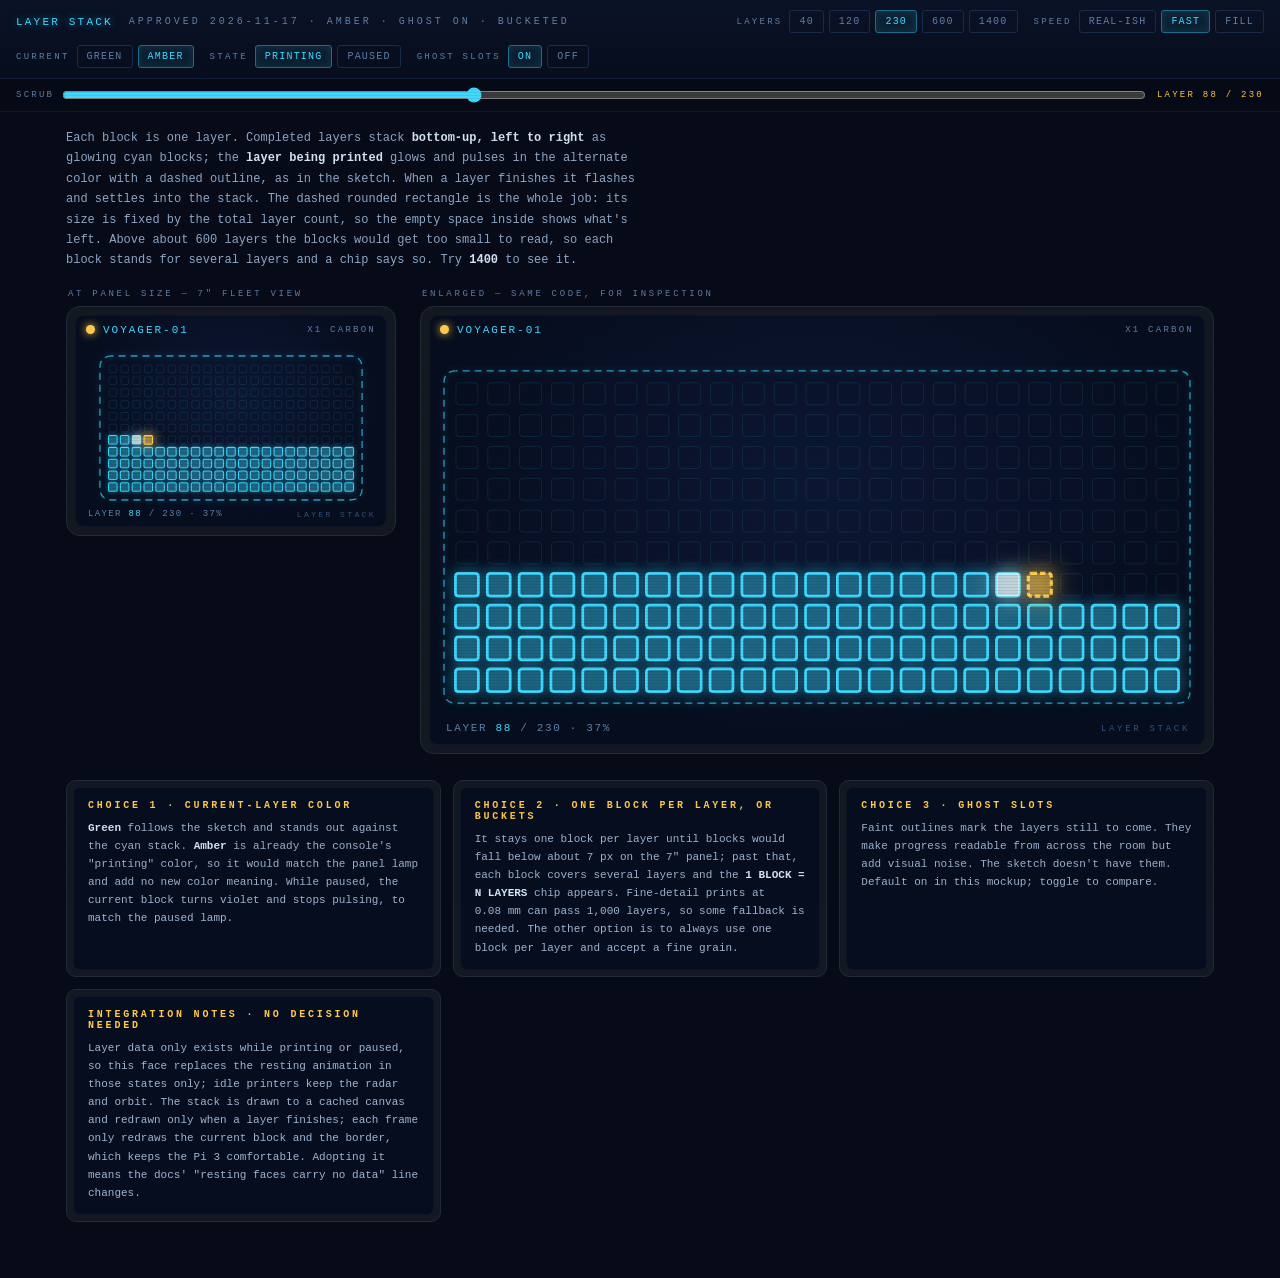
<file: mockups/layer-stack-mockup.html>
<!DOCTYPE html>
<!-- APPROVED (amber current layer, ghost slots on, bucketing for tall prints); ported to
     static/app.js and static/style.css in v1.5.0. In the shipped console the stack ALTERNATES
     with the ambient instruments on a printing panel's animation turns rather than replacing
     them (owner's call when porting). -->
<html lang="en">
<head>
<meta charset="UTF-8">
<meta name="viewport" content="width=device-width, initial-scale=1.0">
<title>Layer Stack — Lab Console Mockup</title>
<style>
  :root{
    --bg:#070b18; --panel-deep:#060d1e; --bezel:#141822; --bezel-edge:#232a38;
    --cyan:#3fd8ff; --cyan-dim:#1e6c8c; --grid:#1a3a8f;
    --amber:#ffc94d; --alert:#ff5a2a; --violet:#b06cff;
    --text-dim:#5f7ea6; --ok:#57e0b8;
  }
  *{box-sizing:border-box;margin:0;padding:0}
  html,body{background:var(--bg)}
  body{color:var(--cyan);
    font-family:ui-monospace,'SF Mono','Cascadia Mono','Roboto Mono',Consolas,monospace;
    padding-bottom:40px}
  body::after{content:"";position:fixed;inset:0;pointer-events:none;
    background:repeating-linear-gradient(0deg,rgba(0,0,0,.14) 0 1px,transparent 1px 3px);
    mix-blend-mode:multiply;opacity:.5}

  /* ---------- control bar ---------- */
  .bar{display:flex;align-items:center;gap:12px 16px;flex-wrap:wrap;padding:10px 16px;
    border-bottom:1px solid #14203d;background:linear-gradient(180deg,#0a1226,#070d1d);
    font-size:11px;letter-spacing:.2em;position:sticky;top:0;z-index:10}
  .bar .title{color:var(--cyan);text-shadow:0 0 8px rgba(63,216,255,.6)}
  .bar .sub{color:var(--text-dim);font-size:10px;letter-spacing:.3em}
  .bar .spacer{flex:1}
  .ctl{display:flex;align-items:center;gap:5px;flex-wrap:wrap}
  .ctl label{font-size:9px;letter-spacing:.25em;color:var(--text-dim);margin-right:2px}
  .ctl button{background:transparent;border:1px solid #1c2a4a;color:var(--text-dim);
    font-family:inherit;font-size:10px;letter-spacing:.12em;padding:5px 9px;
    border-radius:3px;cursor:pointer}
  .ctl button.on{color:var(--cyan);border-color:var(--cyan-dim);
    background:rgba(63,216,255,.07);box-shadow:0 0 10px rgba(63,216,255,.12) inset}
  .scrub{display:flex;align-items:center;gap:8px;padding:8px 16px;
    border-bottom:1px solid #10182b;background:#060a16;font-size:9px;letter-spacing:.25em;color:var(--text-dim)}
  .scrub input{flex:1;accent-color:var(--cyan);min-width:120px}
  .scrub b{color:var(--amber);font-weight:400;min-width:110px;text-align:right}

  .wrap{max-width:1180px;margin:0 auto;padding:16px}
  .intro{font-size:12px;line-height:1.7;color:#90a9c8;max-width:80ch;margin-bottom:18px}
  .intro b{color:#d7e6f7}

  .views{display:flex;gap:24px;flex-wrap:wrap;align-items:flex-start}
  .vlabel{font-size:9px;letter-spacing:.3em;color:var(--text-dim);margin:0 0 7px 2px}
  .view.small{flex:0 0 auto}
  .view.big{flex:1 1 520px;min-width:0}

  /* ---------- console panel (mirrors static/style.css) ---------- */
  .ppanel{position:relative;background:var(--bezel);border:1px solid var(--bezel-edge);
    border-radius:14px;padding:8px}
  .crt{position:relative;border-radius:9px;overflow:hidden;
    background:radial-gradient(ellipse at 50% 40%, #0c1734 0%, var(--panel-deep) 75%);
    border:1px solid #0d1526;display:flex;flex-direction:column}
  .small .ppanel{width:330px}
  .small .crt{height:212px}
  .big .crt{height:430px}
  .phead{display:flex;align-items:center;gap:8px;padding:8px 10px 6px;
    font-size:11px;letter-spacing:.18em;position:relative;z-index:3}
  .lamp{width:9px;height:9px;border-radius:50%;flex:0 0 auto}
  .lamp.printing{background:var(--amber);box-shadow:0 0 8px var(--amber);animation:pulse 2.2s ease-in-out infinite}
  .lamp.paused{background:var(--violet);box-shadow:0 0 8px var(--violet)}
  .lamp.idle{background:var(--cyan);box-shadow:0 0 8px var(--cyan)}
  @keyframes pulse{50%{opacity:.45}}
  .pname{color:var(--cyan)}
  .pmodel{color:var(--text-dim);font-size:9px;letter-spacing:.25em;margin-left:auto}
  .pbody{flex:1;position:relative}
  .pbody canvas{position:absolute;inset:0;width:100%;height:100%;display:block}
  .readout{position:absolute;left:12px;bottom:7px;font-size:9px;color:var(--text-dim);
    letter-spacing:.15em;z-index:2}
  .readout b{color:var(--cyan);font-weight:400}
  .bucket{position:absolute;right:12px;top:2px;font-size:8px;letter-spacing:.25em;
    color:var(--amber);z-index:2}
  .facechip{position:absolute;right:10px;bottom:7px;font-size:8px;letter-spacing:.3em;color:#33507c;z-index:2}
  .big .readout{font-size:11px;bottom:10px;left:16px}
  .big .facechip{font-size:9px;bottom:10px;right:14px}
  .big .bucket{font-size:9px;right:16px}

  /* ---------- notes ---------- */
  .notes{margin-top:26px;display:grid;grid-template-columns:repeat(auto-fit,minmax(280px,1fr));gap:12px}
  .note{background:var(--bezel);border:1px solid var(--bezel-edge);border-radius:10px;padding:6px}
  .note .in{background:var(--panel-deep);border:1px solid #0d1526;border-radius:7px;padding:12px 14px;height:100%}
  .note h3{font-size:10px;letter-spacing:.28em;color:var(--amber);margin-bottom:8px}
  .note p{font-size:11px;line-height:1.65;color:#9fb4d2}
  .note p b{color:#d7e6f7;font-weight:600}
  .note code{color:var(--amber);font-size:10.5px}
</style>
</head>
<body>

<div class="bar">
  <span class="title">LAYER STACK</span>
  <span class="sub">APPROVED 2026-11-17 · AMBER · GHOST ON · BUCKETED</span>
  <span class="spacer"></span>
  <span class="ctl"><label>LAYERS</label>
    <button data-total="40">40</button><button data-total="120">120</button>
    <button data-total="230" class="on">230</button><button data-total="600">600</button>
    <button data-total="1400">1400</button></span>
  <span class="ctl"><label>SPEED</label>
    <button data-ms="1500">REAL-ISH</button><button data-ms="250" class="on">FAST</button>
    <button data-ms="30">FILL</button></span>
  <span class="ctl"><label>CURRENT</label>
    <button data-accent="green">GREEN</button><button data-accent="amber" class="on">AMBER</button></span>
  <span class="ctl"><label>STATE</label>
    <button data-state="printing" class="on">PRINTING</button><button data-state="paused">PAUSED</button></span>
  <span class="ctl"><label>GHOST SLOTS</label>
    <button data-ghost="1" class="on">ON</button><button data-ghost="0">OFF</button></span>
</div>
<div class="scrub">
  <span>SCRUB</span>
  <input type="range" id="scrub" min="1" max="231" value="1">
  <b id="scrubval">LAYER 1 / 230</b>
</div>

<div class="wrap">
  <p class="intro">
    Each block is one layer. Completed layers stack <b>bottom-up, left to right</b> as glowing
    cyan blocks; the <b>layer being printed</b> glows and pulses in the alternate color with a
    dashed outline, as in the sketch. When a layer finishes it flashes and settles into the
    stack. The dashed rounded rectangle is the whole job: its size is fixed by the total layer
    count, so the empty space inside shows what's left. Above about 600 layers the blocks
    would get too small to read, so each block stands for several layers and a chip says so.
    Try <b>1400</b> to see it.
  </p>

  <div class="views">
    <div class="view small">
      <div class="vlabel">AT PANEL SIZE — 7″ FLEET VIEW</div>
      <div class="ppanel"><div class="crt">
        <div class="phead"><span class="lamp printing" data-lamp></span>
          <span class="pname">VOYAGER-01</span><span class="pmodel">X1 CARBON</span></div>
        <div class="pbody" data-stack>
          <canvas></canvas>
          <span class="readout" data-readout></span>
          <span class="bucket" data-bucket></span>
          <span class="facechip">LAYER STACK</span>
        </div>
      </div></div>
    </div>
    <div class="view big">
      <div class="vlabel">ENLARGED — SAME CODE, FOR INSPECTION</div>
      <div class="ppanel"><div class="crt">
        <div class="phead"><span class="lamp printing" data-lamp></span>
          <span class="pname">VOYAGER-01</span><span class="pmodel">X1 CARBON</span></div>
        <div class="pbody" data-stack>
          <canvas></canvas>
          <span class="readout" data-readout></span>
          <span class="bucket" data-bucket></span>
          <span class="facechip">LAYER STACK</span>
        </div>
      </div></div>
    </div>
  </div>

  <div class="notes">
    <div class="note"><div class="in">
      <h3>CHOICE 1 · CURRENT-LAYER COLOR</h3>
      <p><b>Green</b> follows the sketch and stands out against the cyan stack. <b>Amber</b>
      is already the console's "printing" color, so it would match the panel lamp and add no
      new color meaning. While paused, the current block turns violet and stops pulsing, to
      match the paused lamp.</p>
    </div></div>
    <div class="note"><div class="in">
      <h3>CHOICE 2 · ONE BLOCK PER LAYER, OR BUCKETS</h3>
      <p>It stays one block per layer until blocks would fall below about 7&nbsp;px on the 7″
      panel; past that, each block covers several layers and the <b>1 BLOCK = N LAYERS</b>
      chip appears. Fine-detail prints at 0.08&nbsp;mm can pass 1,000 layers, so some
      fallback is needed. The other option is to always use one block per layer and accept
      a fine grain.</p>
    </div></div>
    <div class="note"><div class="in">
      <h3>CHOICE 3 · GHOST SLOTS</h3>
      <p>Faint outlines mark the layers still to come. They make progress readable from
      across the room but add visual noise. The sketch doesn't have them. Default on in this
      mockup; toggle to compare.</p>
    </div></div>
    <div class="note"><div class="in">
      <h3>INTEGRATION NOTES · NO DECISION NEEDED</h3>
      <p>Layer data only exists while printing or paused, so this face replaces the resting
      animation in those states only; idle printers keep the radar and orbit. The stack is
      drawn to a cached canvas and redrawn only when a layer finishes; each frame only
      redraws the current block and the border, which keeps the Pi&nbsp;3 comfortable.
      Adopting it means the docs' "resting faces carry no data" line changes.</p>
    </div></div>
  </div>
</div>

<script>
"use strict";
const CY = "#3fd8ff", AM = "#ffc94d", VI = "#b06cff", GN = "#57e0b8";
const MIN_PITCH = 7;   // px — smallest block pitch still legible on the 7" panel
const MAX_PITCH = 34;  // px — cap so short jobs don't render giant blocks

/* ---------------- simulated job ---------------- */
const S = { total: 230, layer: 1, accent: "amber", state: "printing", ghost: true, ms: 250 };
const isComplete = () => S.layer > S.total;
const accentColor = () => S.state === "paused" ? VI : (S.accent === "amber" ? AM : GN);

/* ---------------- layout ---------------- */
function computeLayout(w, h, total) {
  const m = { l: 14, r: 14, t: 14, b: 26 }, pad = 7;
  const aw = w - m.l - m.r - 2 * pad, ah = h - m.t - m.b - 2 * pad;
  if (aw < 20 || ah < 20) return null;
  let per = 1, fit = null;
  for (;;) {
    const n = Math.ceil(total / per);
    let best = null;
    for (let cols = 1; cols <= n; cols++) {
      const rows = Math.ceil(n / cols);
      const s = Math.min(aw / cols, ah / rows);
      if (!best || s > best.s) best = { cols, rows, s, n };
    }
    if (best.s >= MIN_PITCH || per >= 64) { fit = { ...best, per }; break; }
    per++;
  }
  const s = Math.min(fit.s, MAX_PITCH);
  const gw = fit.cols * s, gh = fit.rows * s;
  const gx = m.l + pad + (aw - gw) / 2, gy = m.t + pad + (ah - gh) / 2;
  return { ...fit, s, q: s * 0.72, gx, gy, gw, gh,
           border: { x: gx - pad, y: gy - pad, w: gw + 2 * pad, h: gh + 2 * pad } };
}
function blockRect(L, i) {
  const row = Math.floor(i / L.cols), col = i % L.cols;
  const off = (L.s - L.q) / 2;
  return { x: L.gx + col * L.s + off, y: L.gy + L.gh - (row + 1) * L.s + off, q: L.q };
}
function rrect(c, x, y, w, h, r) {
  r = Math.min(r, w / 2, h / 2);
  c.beginPath();
  c.moveTo(x + r, y); c.lineTo(x + w - r, y); c.quadraticCurveTo(x + w, y, x + w, y + r);
  c.lineTo(x + w, y + h - r); c.quadraticCurveTo(x + w, y + h, x + w - r, y + h);
  c.lineTo(x + r, y + h); c.quadraticCurveTo(x, y + h, x, y + h - r);
  c.lineTo(x, y + r); c.quadraticCurveTo(x, y, x + r, y); c.closePath();
}

/* ---------------- one stack instance ---------------- */
function makeStack(root) {
  const cv = root.querySelector("canvas");
  const readout = root.querySelector("[data-readout]");
  const bucket = root.querySelector("[data-bucket]");
  let c, w = 0, h = 0, cache, cc, L = null, key = "", doneDrawn = -1;
  let flash = { i: -1, t: 0 }, lastCur = -1, lastText = "", lastBucket = "";

  function size() {
    const r = cv.getBoundingClientRect(), d = window.devicePixelRatio || 1;
    w = r.width; h = r.height;
    cv.width = Math.max(1, Math.round(w * d)); cv.height = Math.max(1, Math.round(h * d));
    c = cv.getContext("2d"); c.setTransform(d, 0, 0, d, 0, 0);
    cache = document.createElement("canvas");
    cache.width = cv.width; cache.height = cv.height;
    cc = cache.getContext("2d"); cc.setTransform(d, 0, 0, d, 0, 0);
    key = "";
  }
  new ResizeObserver(size).observe(cv);
  size();

  function drawDone(ctx, i) {
    const b = blockRect(L, i), lw = Math.max(1, b.q * 0.12), r = Math.max(1, b.q * 0.14);
    ctx.save();
    ctx.shadowColor = "rgba(63,216,255,.85)";
    ctx.shadowBlur = Math.max(3, b.q * 0.6);
    rrect(ctx, b.x, b.y, b.q, b.q, r);
    ctx.fillStyle = "rgba(63,216,255,.22)"; ctx.fill();
    ctx.lineWidth = lw; ctx.strokeStyle = CY; ctx.stroke();
    ctx.restore();
  }
  function rebuild(doneBlocks) {
    cc.clearRect(0, 0, w, h);
    if (S.ghost) {
      cc.strokeStyle = "rgba(63,216,255,.11)"; cc.lineWidth = 1;
      for (let i = doneBlocks; i < L.n; i++) {
        const b = blockRect(L, i);
        rrect(cc, b.x + .5, b.y + .5, b.q - 1, b.q - 1, Math.max(1, b.q * 0.14)); cc.stroke();
      }
    }
    for (let i = 0; i < doneBlocks; i++) drawDone(cc, i);
    doneDrawn = doneBlocks;
  }

  return function draw(now) {
    if (w < 10 || h < 10) return;
    const k = `${w}x${h}|${S.total}|${S.ghost}`;
    if (k !== key) { L = computeLayout(w, h, S.total); key = k; doneDrawn = -1; lastCur = -1; }
    if (!L) return;

    const doneLayers = Math.min(S.layer - 1, S.total);
    const doneBlocks = isComplete() ? L.n : Math.floor(doneLayers / L.per);
    const cur = isComplete() ? -1 : Math.min(doneBlocks, L.n - 1);

    // cache: incremental when one block completes, full rebuild otherwise
    if (doneBlocks !== doneDrawn) {
      if (doneDrawn >= 0 && doneBlocks === doneDrawn + 1) { drawDone(cc, doneDrawn); doneDrawn = doneBlocks; }
      else rebuild(doneBlocks);
    }
    // completion flash when the current block advances by one
    if (lastCur >= 0 && cur === lastCur + 1) flash = { i: lastCur, t: now };
    if (isComplete() && lastCur >= 0) flash = { i: lastCur, t: now };
    lastCur = cur;

    c.clearRect(0, 0, w, h);
    c.drawImage(cache, 0, 0, w, h);

    // dashed job envelope; dashes march while printing
    const B = L.border;
    c.save();
    rrect(c, B.x, B.y, B.w, B.h, Math.min(12, L.s * 0.9 + 4));
    c.setLineDash([7, 5]);
    c.lineDashOffset = S.state === "printing" && !isComplete() ? -(now / 90) % 12 : 0;
    c.lineWidth = 1.3;
    c.strokeStyle = isComplete() ? "rgba(63,216,255,.95)" : "rgba(63,216,255,.7)";
    c.shadowColor = "rgba(63,216,255,.6)"; c.shadowBlur = 6;
    c.stroke();
    c.restore();

    // current layer: halo + pulsing fill + dashed outline
    if (cur >= 0) {
      const b = blockRect(L, cur), col = accentColor();
      const pulse = S.state === "paused" ? 0.55 : 0.55 + 0.45 * Math.sin(now / 280);
      const cx = b.x + b.q / 2, cy = b.y + b.q / 2;
      c.save();
      const g = c.createRadialGradient(cx, cy, 0, cx, cy, b.q * 1.9);
      g.addColorStop(0, hexA(col, 0.30 * pulse)); g.addColorStop(1, hexA(col, 0));
      c.fillStyle = g; c.fillRect(cx - b.q * 2, cy - b.q * 2, b.q * 4, b.q * 4);
      c.shadowColor = col; c.shadowBlur = 4 + b.q * 1.2 * pulse;
      rrect(c, b.x, b.y, b.q, b.q, Math.max(1, b.q * 0.14));
      c.fillStyle = hexA(col, 0.22 + 0.4 * pulse); c.fill();
      c.lineWidth = Math.max(1.2, b.q * 0.14); c.strokeStyle = col;
      if (b.q >= 9) c.setLineDash([Math.max(2, b.q * 0.24), Math.max(1.5, b.q * 0.13)]);
      c.stroke();
      c.restore();
    }

    // completion flash: white, fading to the settled cyan block over 450 ms
    const dt = now - flash.t;
    if (flash.i >= 0 && dt < 450) {
      const b = blockRect(L, flash.i), a = 1 - dt / 450;
      c.save();
      c.shadowColor = "#ffffff"; c.shadowBlur = 6 + b.q * a;
      rrect(c, b.x, b.y, b.q, b.q, Math.max(1, b.q * 0.14));
      c.fillStyle = `rgba(255,255,255,${0.75 * a})`; c.fill();
      c.restore();
    }

    // overlays — touch the DOM only when text changes
    const text = isComplete()
      ? `<b>COMPLETE</b> · ${S.total} LAYERS`
      : `LAYER <b>${S.layer}</b> / ${S.total} · ${Math.floor(doneLayers / S.total * 100)}%`;
    if (text !== lastText) { readout.innerHTML = text; lastText = text; }
    const bt = L.per > 1 ? `1 BLOCK = ${L.per} LAYERS` : "";
    if (bt !== lastBucket) { bucket.textContent = bt; lastBucket = bt; }
  };
}
function hexA(hex, a) {
  const n = parseInt(hex.slice(1), 16);
  return `rgba(${n >> 16},${(n >> 8) & 255},${n & 255},${Math.max(0, Math.min(1, a))})`;
}

/* ---------------- driver ---------------- */
const stacks = [...document.querySelectorAll("[data-stack]")].map(makeStack);
const scrub = document.getElementById("scrub"), scrubval = document.getElementById("scrubval");
let nextAt = 0, holdUntil = 0;

function syncScrub() {
  scrub.max = S.total + 1; scrub.value = S.layer;
  scrubval.textContent = isComplete() ? "COMPLETE" : `LAYER ${S.layer} / ${S.total}`;
}
function syncLamps() {
  const cls = isComplete() ? "idle" : S.state;
  document.querySelectorAll("[data-lamp]").forEach(l => l.className = "lamp " + cls);
}
function frame(now) {
  if (S.state === "printing") {
    if (isComplete()) {
      if (!holdUntil) holdUntil = now + 2600;
      else if (now > holdUntil) { S.layer = 1; holdUntil = 0; nextAt = now + S.ms; syncScrub(); syncLamps(); }
    } else if (now >= nextAt) {
      S.layer++; nextAt = now + S.ms; syncScrub(); if (isComplete()) syncLamps();
    }
  } else { nextAt = now + S.ms; }
  stacks.forEach(d => d(now));
  requestAnimationFrame(frame);
}

function group(attr, apply) {
  const btns = document.querySelectorAll(`[data-${attr}]`);
  btns.forEach(b => b.addEventListener("click", () => {
    btns.forEach(x => x.classList.remove("on")); b.classList.add("on");
    apply(b.dataset[attr]); syncScrub(); syncLamps();
  }));
}
group("total", v => { S.total = +v; S.layer = Math.max(1, Math.round(S.total * 0.35)); holdUntil = 0; });
group("ms", v => { S.ms = +v; nextAt = 0; });
group("accent", v => { S.accent = v; });
group("state", v => { S.state = v; });
group("ghost", v => { S.ghost = v === "1"; });
scrub.addEventListener("input", () => { S.layer = +scrub.value; holdUntil = 0; syncScrub(); syncLamps(); });

S.layer = Math.round(S.total * 0.35);
syncScrub(); syncLamps();
requestAnimationFrame(frame);
</script>
</body>
</html>
</file>
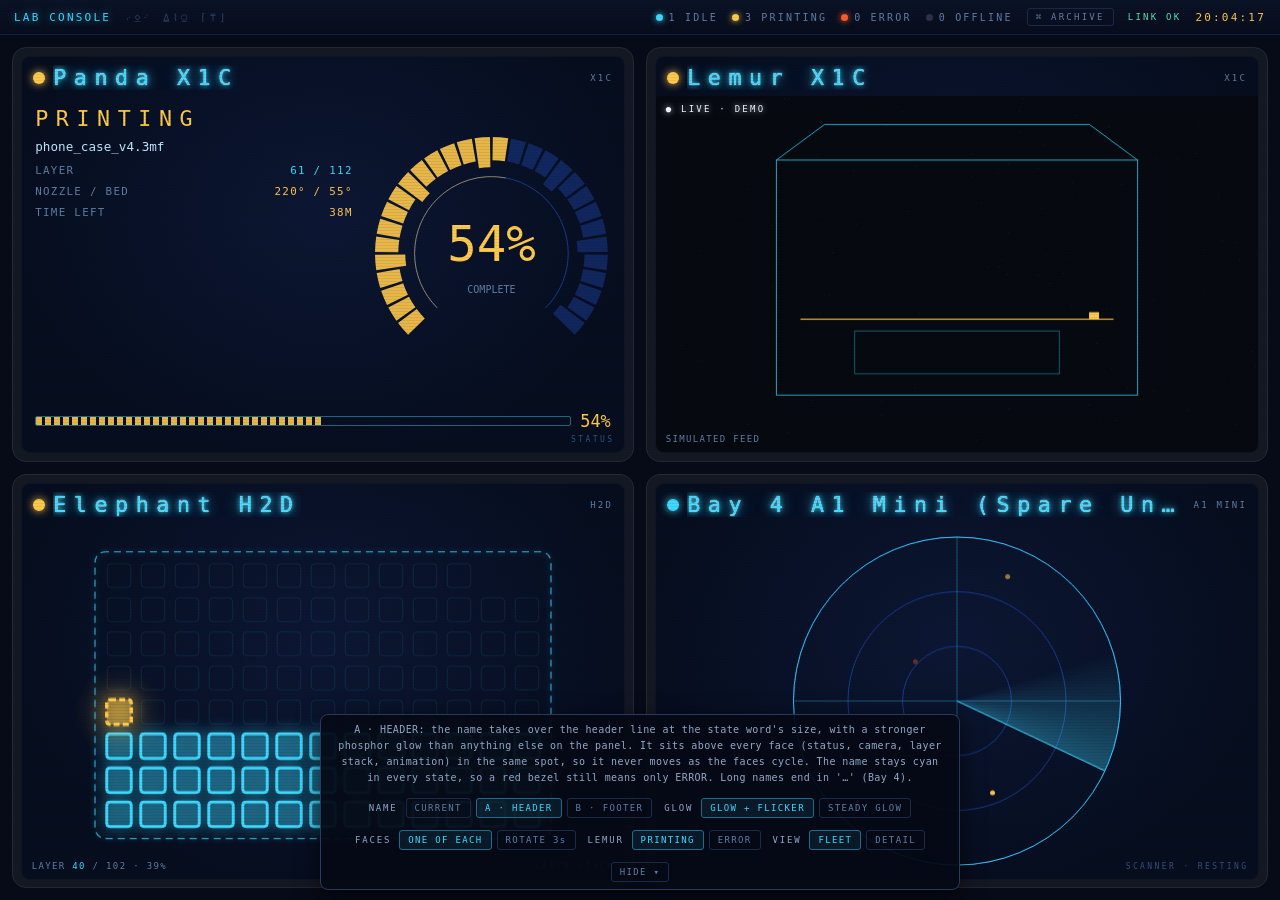
<file: mockups/printer-name-mockup.html>
<!DOCTYPE html>
<html lang="en">
<head>
<meta charset="UTF-8">
<meta name="viewport" content="width=device-width, initial-scale=1.0">
<title>Lab Console — Printer Name Mockup</title>
<!-- APPROVED: option A (header) with the phosphor flicker, ported to static/style.css,
     static/app.js and the docs figures. Mockup for review: the printer's display name, large and glowing, in the same place on
     every face. CSS above the PROPOSED marker, the face templates (faceStatus, faceCam,
     faceRest, faceStack) and the canvas instruments are copied from static/style.css and
     static/app.js. Open fullscreen to judge it at lab-display size. -->
<style>
:root{
  --bg:#070b18; --panel-deep:#060d1e;
  --bezel:#141822; --bezel-edge:#232a38;
  --cyan:#3fd8ff; --cyan-dim:#1e6c8c; --grid:#1a3a8f;
  --amber:#ffc94d; --alert:#ff5a2a; --violet:#b06cff;
  --text-dim:#5f7ea6; --ok:#57e0b8;
}
*{box-sizing:border-box;margin:0;padding:0}
html,body{height:100%}
body{background:var(--bg);color:var(--cyan);
  font-family:ui-monospace,'SF Mono','Cascadia Mono','Roboto Mono',Consolas,monospace;
  overflow:hidden}
#app{height:100%;display:flex;flex-direction:column;position:relative;
  /* a display, not a document: no text selection, no I-beam pointer, and no blinking caret
     (browsers with caret browsing on, F7 in Chrome/Edge, parked one in the first card's
     text and the detail view's FILE cell; issue #5). Buttons and panels set their own
     pointer, and nothing in the console takes typed input. */
  user-select:none;-webkit-user-select:none;caret-color:transparent;cursor:default}
#app::after{content:"";position:fixed;inset:0;pointer-events:none;
  background:repeating-linear-gradient(0deg,rgba(0,0,0,.14) 0 1px,transparent 1px 3px);
  mix-blend-mode:multiply;opacity:.5}
@media (prefers-reduced-motion: reduce){canvas{display:none}}

/* ---------- status bar ---------- */
.statusbar{display:flex;align-items:center;gap:14px;padding:8px 14px;
  border-bottom:1px solid #14203d;background:linear-gradient(180deg,#0a1226,#070d1d);
  font-size:11px;letter-spacing:.2em;flex:0 0 auto}
.statusbar .title{color:var(--cyan);text-shadow:0 0 8px rgba(63,216,255,.6)}
.statusbar .glyphs{color:#2a4470;font-size:10px;letter-spacing:.35em}
.statusbar .spacer{flex:1}
#chips{display:flex;gap:14px;align-items:center}
.fleetchip{display:flex;align-items:center;gap:6px;color:var(--text-dim);font-size:10px}
.dot{width:7px;height:7px;border-radius:50%}
.dot.idle{background:var(--cyan);box-shadow:0 0 6px var(--cyan)}
.dot.print{background:var(--amber);box-shadow:0 0 6px var(--amber)}
.dot.err{background:var(--alert);box-shadow:0 0 6px var(--alert)}
.dot.off{background:#2a3247}
.clock{color:var(--amber)}
.demobadge{border:1px solid var(--violet);color:var(--violet);font-size:9px;
  letter-spacing:.3em;padding:3px 8px;border-radius:3px;
  box-shadow:0 0 10px rgba(176,108,255,.3);animation:pulse 2.2s ease-in-out infinite}
.archlink{font-size:9px;letter-spacing:.25em;color:var(--text-dim);text-decoration:none;
  border:1px solid #1c2a4a;border-radius:3px;padding:3px 8px}
.archlink:hover{color:var(--cyan);border-color:var(--cyan-dim)}
.linkstate{font-size:9px;letter-spacing:.25em;color:var(--ok)}
.linkstate.down{color:var(--alert);animation:blink 1s steps(2) infinite}

/* ---------- fleet grid ---------- */
#fleet{flex:1;overflow:auto}
.grid{display:grid;gap:12px;padding:12px;
  grid-template-columns:repeat(auto-fit,minmax(280px,1fr))}
.ppanel{position:relative;background:var(--bezel);
  border:1px solid var(--bezel-edge);border-radius:14px;padding:8px;cursor:pointer}
.ppanel .crt{position:relative;border-radius:9px;min-height:212px;overflow:hidden;
  background:radial-gradient(ellipse at 50% 40%, #0c1734 0%, var(--panel-deep) 75%);
  border:1px solid #0d1526;display:flex;flex-direction:column}
.phead{display:flex;align-items:center;gap:8px;padding:8px 10px 6px;
  font-size:11px;letter-spacing:.18em}
.phead .lamp{width:9px;height:9px;border-radius:50%;flex:0 0 auto}
.lamp.idle{background:var(--cyan);box-shadow:0 0 8px var(--cyan)}
.lamp.paused{background:var(--violet);box-shadow:0 0 8px var(--violet)}
.lamp.printing{background:var(--amber);box-shadow:0 0 8px var(--amber);animation:pulse 2.2s ease-in-out infinite}
.lamp.error{background:var(--alert);box-shadow:0 0 10px var(--alert);animation:blink 1s steps(2) infinite}
.lamp.offline{background:#2a3247}
@keyframes pulse{50%{opacity:.45}}
.ppanel.error{animation:bezelflash 1s steps(2) infinite}
@keyframes bezelflash{
  0%,100%{border-color:var(--alert);box-shadow:0 0 14px rgba(255,90,42,.55), 0 0 3px rgba(255,90,42,.8) inset}
  50%{border-color:var(--bezel-edge);box-shadow:none}
}
@keyframes blink{50%{opacity:.15}}
.phead .pname{color:var(--cyan)}
.phead .pmodel{color:var(--text-dim);font-size:9px;letter-spacing:.25em;margin-left:auto}
.pbody{flex:1;position:relative;padding:8px 12px 10px;display:flex;flex-direction:column;gap:7px}
.pbody>canvas.bganim{position:absolute;inset:0;width:100%;height:100%}
.pbody img.camimg{position:absolute;inset:0;width:100%;height:100%;object-fit:cover;filter:saturate(.85) contrast(1.05)}

/* Wide, tall screens (a fullscreen lab display): two panels across, and two rows fill
   the screen, so a 3-4 printer fleet gets about a quarter of the display per panel. A 3rd
   printer sits bottom-left, keeping the slot a 4th will fill; a 5th+ scrolls to a third
   row. Type and meters scale with the panel through container units, so the readout
   carries across the room. Narrow windows and phones keep the auto-fit grid above.
   Approved in mockups/fleet-layout-mockup.html (option A). */
@media (min-width:1000px) and (min-height:560px){
  #fleet{container-type:size}
  #fleet .grid{grid-template-columns:repeat(2,minmax(0,1fr));grid-auto-rows:calc((100cqh - 36px) / 2)}
  #fleet .ppanel{display:flex}
  #fleet .ppanel .crt{flex:1;min-height:0;container-type:inline-size}
  #fleet .phead{font-size:clamp(11px,1.45cqw,16px);padding:1.3cqw 1.6cqw .9cqw;gap:1cqw}
  #fleet .phead .lamp{width:clamp(9px,1.3cqw,15px);height:clamp(9px,1.3cqw,15px)}
  #fleet .phead .pmodel{font-size:clamp(9px,1.1cqw,13px)}
  #fleet .pbody{padding:1.2cqw 2.2cqw 1.8cqw;gap:clamp(7px,1.3cqw,16px)}
  #fleet .statword{font-size:clamp(15px,3.6cqw,40px)}
  #fleet .fname{font-size:clamp(11px,2.1cqw,22px)}
  #fleet .kv,#fleet .errline{font-size:clamp(10px,1.8cqw,19px)}
  #fleet .progrow{gap:1.6cqw}
  #fleet .pbar{height:clamp(10px,1.7cqw,18px)}
  #fleet .ppct{font-size:clamp(12px,2.8cqw,30px)}
  /* the markup pins the wedge at 34px; wedge() sizes its drawing from the CSS box */
  #fleet canvas.wedge{width:clamp(34px,6.5cqw,72px)!important;height:clamp(34px,6.5cqw,72px)!important}
  #fleet .facechip{font-size:clamp(8px,.95cqw,11px);right:1.6cqw;bottom:1.2cqw}
  #fleet .camtag{font-size:clamp(9px,1.25cqw,14px);left:1.6cqw;top:1.2cqw}
  #fleet .camfoot{font-size:clamp(9px,1.1cqw,12px);left:1.6cqw;bottom:1.2cqw}
  #fleet .stackread{font-size:clamp(9px,1.3cqw,15px);left:1.6cqw;bottom:1.2cqw}
  #fleet .stackbucket{font-size:clamp(8px,1.1cqw,13px);right:1.6cqw;top:.6cqw}

  /* status faces with progress get a large open-arc reticle beside the readout, filling the
     band that otherwise sits empty at this size (option C of
     mockups/large-panel-options-mockup.html). The reticle replaces the small wedge here. */
  #fleet .pbody:has(>canvas.reticle){display:grid;grid-template-columns:minmax(0,1fr) auto;
    grid-template-rows:auto auto auto auto 1fr auto;column-gap:3cqw}
  #fleet .pbody:has(>canvas.reticle)>:is(.statword,.fname,.kv,.errline){grid-column:1}
  #fleet .pbody>canvas.reticle{display:block;grid-column:2;grid-row:1 / 6;align-self:center;
    width:min(40cqw,100%);aspect-ratio:1;height:auto}
  #fleet .pbody:has(>canvas.reticle)>.progrow{grid-column:1 / -1;grid-row:6;margin-bottom:clamp(10px,1.6cqw,20px)}
  #fleet .pbody:has(>canvas.reticle) canvas.wedge{display:none}
  /* idle faces have no progress to show: center their readout instead */
  #fleet .pbody:has(>.statword.idle){justify-content:center}
}
/* outside the two-across layout the reticle stays hidden and the small wedge does the job */
canvas.reticle{display:none}

/* Detail view on a wide, tall screen: fill it. The camera takes the left column above
   larger controls; the readings fill the right column and scale with it (container
   units), headed by a progress block with the reticle. Narrow windows keep the layout
   above, without the block. Approved as option B of mockups/detail-view-mockup.html
   (issue #6). */
.dprog{display:none}
@media (min-width:1000px) and (min-height:560px){
  #detail .dhead{padding:12px 14px}
  #detail .dstate{font-size:16px;letter-spacing:.3em}
  #detail .detailgrid{flex:1;min-height:0;grid-template-columns:1.35fr .65fr;grid-template-rows:minmax(0,1fr)}
  #detail .dblock{display:flex;flex-direction:column;min-height:0}
  #detail .dcrt.cam{flex:1;min-height:0}
  #detail .dcrt.cam canvas,#detail .dcrt.cam img{height:100%!important;width:100%}
  #detail .camtag{font-size:13px;left:14px;top:12px}
  #detail .ctrls{gap:10px;padding:14px 4px 4px}
  #detail .cbtn{font-size:15px;padding:20px 8px}
  /* the right column stops short of the fixed corner FLEET button */
  #detail .detailgrid>.dblock:last-child{margin-bottom:78px;container-type:inline-size}
  #telem{flex:1;min-height:0;display:flex;flex-direction:column}
  #telem .telem{flex:1;grid-auto-rows:1fr}
  #telem .tcell{padding:1.6cqw 2.4cqw;display:flex;flex-direction:column;justify-content:center}
  #telem .tcell .tl{font-size:clamp(9px,1.7cqw,14px);margin-bottom:.8cqw}
  #telem .tcell .tv{font-size:clamp(17px,4.6cqw,42px)}
  #telem .tcell .tv small{font-size:clamp(10px,2cqw,18px)}
  #telem .tcell .tv.file{font-size:clamp(11px,2.6cqw,22px)}
  #telem .tcell.inprog{display:none}
  /* five readings left below the block: the last spans the row so no slot sits empty */
  #telem .telem>.tcell:last-child{grid-column:1 / -1}
  #telem .amslbl{font-size:clamp(9px,1.5cqw,13px);padding:1.6cqw 2.4cqw 0}
  #telem .ams{padding:1.4cqw 2.4cqw 2cqw;gap:1.4cqw}
  #telem .slot{font-size:clamp(9px,1.6cqw,14px);padding:1.2cqw 1.4cqw}
  #telem .slot i{height:clamp(5px,1cqw,9px);margin-bottom:1cqw}
  #telem .hmsbox{font-size:clamp(10px,2.4cqw,20px);padding:1.6cqw 2.4cqw}
  #telem .dprog{display:grid;grid-template-columns:auto minmax(0,1fr);gap:2.6cqw;align-items:center;
    padding:2cqw 2.4cqw;border-bottom:1px solid #101c36;background:var(--panel-deep)}
  #telem .dprog.noret{grid-template-columns:1fr}
  #telem .dprog canvas.reticle{display:block;width:min(34cqw,260px);aspect-ratio:1;height:auto}
  #telem .dprog .tl{font-size:clamp(9px,1.7cqw,14px);letter-spacing:.25em;color:var(--text-dim);margin:1.2cqw 0 .5cqw}
  #telem .dprog .tl:first-child{margin-top:0}
  #telem .dprog .file{font-size:clamp(11px,2.6cqw,22px);color:#bfe9ff;word-break:break-all;line-height:1.35}
  #telem .dprog .big{font-size:clamp(20px,6cqw,56px);color:var(--amber)}
  #telem .dprog .big.vi{color:var(--violet)} #telem .dprog .big.al{color:var(--alert)}
  #telem .dprog .big.idle{color:var(--cyan)} #telem .dprog .big.offline{color:#3a4a66}
  #telem .dprog .mid{font-size:clamp(14px,3.6cqw,32px);color:var(--cyan)}
  #telem .dprog .mid small{font-size:.55em;color:var(--text-dim)}
}

.statword{font-size:15px;letter-spacing:.35em;margin-top:2px}
.statword.idle{color:var(--cyan)} .statword.printing,.statword.paused{color:var(--amber)}
.statword.paused{color:var(--violet)}
.statword.error{color:var(--alert);text-shadow:0 0 10px rgba(255,90,42,.6)}
.statword.offline{color:#3a4a66}
.fname{font-size:11px;color:#bfe9ff;word-break:break-all;line-height:1.4}
.kv{display:flex;justify-content:space-between;font-size:10px;color:var(--text-dim);letter-spacing:.12em}
.kv b{color:var(--cyan);font-weight:400}
.kv b.warm{color:var(--amber)}
.errline{font-size:10px;color:#ffb49b;line-height:1.5}

.progrow{display:flex;align-items:center;gap:10px;margin-top:auto}
.wedge{flex:0 0 auto}
.pbar{flex:1;height:10px;border:1px solid var(--cyan-dim);border-radius:2px;position:relative;overflow:hidden}
.pbar>i{position:absolute;inset:0;background:repeating-linear-gradient(90deg,var(--amber) 0 6px,transparent 6px 9px);opacity:.9}
.pbar.errbar>i{background:repeating-linear-gradient(90deg,var(--alert) 0 6px,transparent 6px 9px)}
.ppct{font-size:12px;color:var(--amber)}

.facechip{position:absolute;right:10px;bottom:8px;font-size:8px;letter-spacing:.3em;color:#33507c}
/* layer stack overlays (mockups/layer-stack-mockup.html) */
.stackread{position:absolute;left:12px;bottom:7px;font-size:9px;color:var(--text-dim);
  letter-spacing:.15em;z-index:2}
.stackread b{color:var(--cyan);font-weight:400}
.stackbucket{position:absolute;right:12px;top:2px;font-size:8px;letter-spacing:.25em;
  color:var(--amber);z-index:2}
.camtag{position:absolute;left:10px;top:8px;font-size:9px;letter-spacing:.25em;
  color:#f2f8ff;text-shadow:0 0 6px rgba(242,248,255,.75);z-index:2}
.camtag.rec::before{content:"● ";animation:blink 1.4s steps(2) infinite}
.camtag.dim{color:var(--text-dim);text-shadow:none}
.camfoot{position:absolute;left:10px;bottom:8px;font-size:9px;color:var(--text-dim);letter-spacing:.15em;z-index:2}

/* ---------- detail view ---------- */
#detail{flex:1;display:flex;flex-direction:column;overflow:auto}
.dhead{display:flex;align-items:center;gap:10px;padding:10px 12px;font-size:12px;
  letter-spacing:.2em;border-bottom:1px solid #101c36;flex:0 0 auto}
.dhead .lamp{width:9px;height:9px;border-radius:50%}
/* the way back to the fleet is lit and sized to find at a glance, plus a corner button in
   thumb reach on a touch screen; Esc also works (mockups/large-panel-options-mockup.html, D2) */
.backbtn{font-family:inherit;font-size:13px;letter-spacing:.25em;padding:11px 20px;cursor:pointer;
  color:var(--cyan);border:1px solid var(--cyan-dim);background:rgba(63,216,255,.08);border-radius:5px;
  box-shadow:0 0 12px rgba(63,216,255,.18), 0 0 6px rgba(63,216,255,.12) inset}
.backbtn:hover{background:rgba(63,216,255,.14)}
.fleetfab{position:fixed;right:18px;bottom:18px;z-index:20;display:flex;align-items:center;gap:10px;
  font-family:inherit;font-size:13px;letter-spacing:.3em;padding:16px 24px;border-radius:30px;cursor:pointer;
  color:var(--cyan);border:1px solid var(--cyan-dim);background:rgba(8,16,34,.92);
  box-shadow:0 0 18px rgba(63,216,255,.25), 0 6px 20px rgba(0,0,0,.6)}
.fleetfab:hover{background:rgba(14,26,52,.95)}
.dstate{margin-left:auto;font-size:11px;color:var(--amber)}
.detailgrid{display:grid;grid-template-columns:1.15fr .85fr;gap:12px;padding:12px}
@media (max-width:720px){.detailgrid{grid-template-columns:1fr}}
.dblock{background:var(--bezel);border:1px solid var(--bezel-edge);border-radius:14px;padding:8px}
.dcrt{position:relative;background:var(--panel-deep);border-radius:9px;
  border:1px solid #0d1526;overflow:hidden}
.dcrt.cam{min-height:250px;display:flex;align-items:center;justify-content:center}
.dcrt.cam img{width:100%;height:250px;object-fit:contain;background:#04060c}
.telem{display:grid;grid-template-columns:1fr 1fr;gap:1px;background:#101c36}
.tcell{background:var(--panel-deep);padding:10px 12px}
.tcell .tl{font-size:9px;letter-spacing:.25em;color:var(--text-dim);margin-bottom:5px}
.tcell .tv{font-size:17px;color:var(--cyan)}
.tcell .tv small{font-size:10px;color:var(--text-dim)}
.tcell .tv.warm{color:var(--amber)}
.tcell .tv.file{font-size:11px;line-height:1.5;word-break:break-all}
.amslbl{font-size:9px;letter-spacing:.25em;color:var(--text-dim);padding:10px 12px 0}
.ams{display:flex;gap:8px;padding:10px 12px;background:var(--panel-deep)}
.slot{flex:1;border:1px solid #1c2a4a;border-radius:4px;padding:7px 8px;
  font-size:9px;letter-spacing:.1em;color:var(--text-dim)}
.slot i{display:block;height:5px;border-radius:2px;margin-bottom:6px;background:#2a3247}
.hmsbox{padding:10px 12px;font-size:10px;color:#ffb49b;line-height:1.6;background:var(--panel-deep)}
.ctrls{display:grid;grid-template-columns:1fr 1fr 1fr;gap:8px;padding:12px}
.cbtn{font-family:inherit;font-size:11px;letter-spacing:.25em;padding:13px 6px;
  border-radius:6px;cursor:pointer;background:rgba(63,216,255,.05);
  border:1px solid var(--cyan-dim);color:var(--cyan)}
.cbtn:disabled{opacity:.3;cursor:default}
.cbtn.warn{border-color:#8c5a1e;color:var(--amber);background:rgba(255,201,77,.05)}
.cbtn.stop{border-color:#8c2c12;color:var(--alert);background:rgba(255,90,42,.06)}
.cbtn.wide{grid-column:1/-1;border-style:dashed}

/* ---------- modals ---------- */
.dim{position:fixed;inset:0;background:rgba(2,4,10,.78);display:flex;
  align-items:center;justify-content:center;z-index:50}
.modal{width:min(440px,92%);background:var(--bezel);border:1px solid #3a1c12;
  border-radius:12px;padding:8px;box-shadow:0 0 30px rgba(255,90,42,.15)}
.modal .inner{border:1px solid #2a1108;border-radius:8px;background:var(--panel-deep);padding:18px}
.modal h3{font-size:13px;letter-spacing:.3em;color:var(--alert);margin-bottom:10px}
.modal p{font-size:11px;color:#9fb4d2;line-height:1.6;margin-bottom:16px;word-break:break-word}
.modal .row{display:flex;gap:8px}
.modal.cyanline{border-color:#1c2a4a;box-shadow:0 0 30px rgba(63,216,255,.1)}
.modal.cyanline .inner{border-color:#14203d}
.modal.cyanline h3{color:var(--cyan)}
.flist{list-style:none;margin-bottom:14px;border:1px solid #14203d;border-radius:4px;
  max-height:180px;overflow:auto}
.flist li{display:flex;justify-content:space-between;gap:10px;padding:9px 11px;
  font-size:10.5px;border-bottom:1px solid #0e1830;color:#bfe9ff;cursor:pointer}
.flist li span{color:var(--text-dim)}
.flist li.sel{background:rgba(63,216,255,.08);outline:1px solid var(--cyan-dim)}
.flist li.empty{color:var(--text-dim);cursor:default;justify-content:center}
.upl{border:1px dashed #1c2a4a;border-radius:4px;text-align:center;color:var(--text-dim);
  font-size:10px;letter-spacing:.2em;padding:12px;margin-bottom:14px;cursor:pointer}
.upl.busy{color:var(--amber);border-color:#8c5a1e}
.toast{position:fixed;left:50%;bottom:18px;transform:translateX(-50%);
  background:var(--bezel);border:1px solid var(--cyan-dim);color:var(--cyan);
  font-size:10px;letter-spacing:.2em;padding:9px 16px;border-radius:6px;z-index:60;
  box-shadow:0 0 18px rgba(63,216,255,.15)}
.toast.err{border-color:#8c2c12;color:var(--alert)}
.hidden{display:none !important}


/* ======================= PROPOSED: a glowing printer-name plate =======================
   The display name from config.json ("name") at the state word's typeface and size, in the
   same place on every face, with a stronger phosphor glow than anything else on the panel.
   It stays cyan in every state: it is identity, not status, and red stays error-only. */
.nameglow{color:#e6fbff;letter-spacing:.35em;white-space:nowrap;overflow:hidden;text-overflow:ellipsis;min-width:0;
  text-shadow:0 0 1px #fff, 0 0 5px rgba(63,216,255,.95), 0 0 12px rgba(63,216,255,.75),
              0 0 26px rgba(63,216,255,.45), 0 0 44px rgba(63,216,255,.22)}
body.flicker .nameglow{animation:phosphor 7s steps(1) infinite}
@keyframes phosphor{0%{opacity:1}61%{opacity:.84}62%{opacity:1}63%{opacity:.9}64%{opacity:1}}
@media (prefers-reduced-motion: reduce){body.flicker .nameglow{animation:none}}

/* A · HEADER: the name takes over the header line */
body.np-a .phead .pname{font-size:15px}
body.np-a .phead .lamp{width:12px;height:12px}
body.np-a .phead{gap:10px}
/* the model label keeps its line when a long name is cut short */
body:not(.np-cur) .phead .pmodel{white-space:nowrap;flex:0 0 auto}
/* B · FOOTER: a nameplate strip under every face; the header keeps lamp + model */
.pfoot{display:none}
body.np-b .phead .pname{display:none}
body.np-b .pfoot{display:flex;align-items:center;flex:0 0 auto;padding:6px 10px 7px;
  border-top:1px solid #14284a;background:linear-gradient(180deg,rgba(10,22,46,.6),rgba(6,13,30,.9))}
body.np-b .pfoot .pname{font-size:15px}
@media (min-width:1000px) and (min-height:560px){
  body.np-a #fleet .phead .pname, body.np-b #fleet .pfoot .pname{font-size:clamp(15px,3.6cqw,40px)}
  body.np-a #fleet .phead .lamp{width:clamp(12px,1.9cqw,22px);height:clamp(12px,1.9cqw,22px)}
  body.np-a #fleet .phead{padding:1.4cqw 1.8cqw 1cqw;gap:1.4cqw}
  body.np-b #fleet .pfoot{padding:1cqw 1.8cqw 1.1cqw}
}
/* the detail view's header name gets the same treatment in both options */
body:not(.np-cur) .dhead .dname{font-size:22px}

/* ================= mockup-only review controls (not part of the proposal) ================= */
.mockctl{position:fixed;left:50%;transform:translateX(-50%);bottom:10px;z-index:50;display:flex;flex-wrap:wrap;
  gap:12px;align-items:center;justify-content:center;background:rgba(6,10,22,.95);border:1px solid #2a3a5c;
  border-radius:8px;padding:7px 12px;font-size:9px;letter-spacing:.2em;color:var(--text-dim);
  box-shadow:0 6px 24px rgba(0,0,0,.6);max-width:calc(100vw - 20px)}
.mockctl .g{display:flex;align-items:center;gap:5px}
.mockctl b{color:#8fa6c8;font-weight:400;margin-right:3px}
.mockctl button{background:transparent;border:1px solid #1c2a4a;color:var(--text-dim);font-family:inherit;
  font-size:9px;letter-spacing:.15em;padding:4px 8px;border-radius:3px;cursor:pointer}
.mockctl button.on{color:var(--cyan);border-color:var(--cyan-dim);background:rgba(63,216,255,.08)}
.mockctl.min>.g,.mockctl.min>.mocknote{display:none}
.mocknote{flex-basis:100%;font-size:10px;line-height:1.6;letter-spacing:.04em;color:#90a9c8;max-width:1100px;text-align:center}

</style>
</head>
<body class="np-a flicker">
<div id="app">
  <div class="statusbar">
    <span class="title">LAB CONSOLE</span>
    <span class="glyphs">⌌⍚⌏ ⍙⌇⍜ ⌈⍑⌋</span>
    <span class="spacer"></span>
    <span id="chips"></span>
    <a class="archlink" href="#">⌘ ARCHIVE</a>
    <span class="linkstate">LINK OK</span>
    <span class="clock" id="clock">--:--:--</span>
  </div>
  <div id="fleet"><div class="grid" id="grid"></div></div>
  <div id="detail" style="display:none"></div>
</div>

<div class="mockctl" id="ctl">
  <div class="mocknote" id="note"></div>
  <span class="g"><b>NAME</b><button data-k="np" data-v="cur">CURRENT</button><button data-k="np" data-v="a" class="on">A · HEADER</button><button data-k="np" data-v="b">B · FOOTER</button></span>
  <span class="g"><b>GLOW</b><button data-k="flicker" data-v="1" class="on">GLOW + FLICKER</button><button data-k="flicker" data-v="0">STEADY GLOW</button></span>
  <span class="g"><b>FACES</b><button data-k="faces" data-v="mixed" class="on">ONE OF EACH</button><button data-k="faces" data-v="rotate">ROTATE 3s</button></span>
  <span class="g"><b>LEMUR</b><button data-k="err" data-v="0" class="on">PRINTING</button><button data-k="err" data-v="1">ERROR</button></span>
  <span class="g"><b>VIEW</b><button data-k="view" data-v="fleet" class="on">FLEET</button><button data-k="view" data-v="detail">DETAIL</button></span>
  <button id="hidebtn">HIDE ▾</button>
</div>

<script>
"use strict";
const CY = "#3fd8ff", AM = "#ffc94d", AL = "#ff5a2a", GR = "#1a3a8f", VI = "#b06cff";
const OK = "#57e0b8";   // --ok, the palette's success hue; alert red stays fault-only
const REST_KINDS = ["orbit", "radar", "scan"];
const STACK_MIN_PITCH = 7;   // px: below this, blocks get bucketed (N layers per block)
const STACK_MAX_PITCH = 34;  // px: cap so short jobs don't render giant blocks
const esc = s => String(s ?? "").replace(/[&<>"']/g, m =>
  ({ "&": "&amp;", "<": "&lt;", ">": "&gt;", '"': "&quot;", "'": "&#39;" }[m]));
const fmtEta = m => m == null ? "—" :
  (m >= 60 ? `${Math.floor(m / 60)}H ${m % 60}M` : `${m}M`);
const stateWord = { idle: "IDLE", printing: "PRINTING", paused: "PAUSED", error: "ERROR", offline: "OFFLINE" };
const hasLayers = p => (p.state === "printing" || p.state === "paused") && p.total_layers > 0;
function complete() {}
function fit(cv) {
  const r = cv.getBoundingClientRect();
  cv.width = r.width * devicePixelRatio; cv.height = r.height * devicePixelRatio;
  const c = cv.getContext("2d"); c.scale(devicePixelRatio, devicePixelRatio);
  return [c, r.width, r.height];
}
function loop(cv, draw) { (function f() { if (!cv.isConnected) return; draw(); requestAnimationFrame(f); })(); }
function radar(cv) {
  const [c, w, h] = fit(cv); if (w < 10 || h < 10) return;
  const cx = w / 2, cy = h / 2, R = Math.min(w, h) / 2 - 14; let a = 0;
  loop(cv, () => {
    c.clearRect(0, 0, w, h); c.lineWidth = 1;
    c.strokeStyle = GR;
    for (let i = 1; i <= 3; i++) { c.beginPath(); c.arc(cx, cy, R * i / 3, 0, 7); c.stroke(); }
    c.strokeStyle = CY; c.globalAlpha = .9; c.beginPath(); c.arc(cx, cy, R, 0, 7); c.stroke();
    c.beginPath(); c.moveTo(cx - R, cy); c.lineTo(cx + R, cy); c.moveTo(cx, cy - R); c.lineTo(cx, cy + R);
    c.globalAlpha = .35; c.stroke(); c.globalAlpha = 1;
    if (c.createConicGradient) {
      // The sweep turns clockwise (a grows), and a conic gradient also runs clockwise from
      // its start angle, so start it a twelfth of a turn BEHIND the line and brighten up to
      // it: the glow trails the sweep instead of running ahead of it (issue #4).
      const TRAIL = .12, g = c.createConicGradient(a - TRAIL * 2 * Math.PI, cx, cy);
      g.addColorStop(0, "rgba(63,216,255,0)"); g.addColorStop(TRAIL, "rgba(63,216,255,.35)");
      g.addColorStop(TRAIL + .001, "rgba(63,216,255,0)"); g.addColorStop(1, "rgba(63,216,255,0)");
      c.fillStyle = g; c.beginPath(); c.moveTo(cx, cy); c.arc(cx, cy, R, 0, 7); c.fill();
    }
    c.strokeStyle = CY; c.beginPath(); c.moveTo(cx, cy);
    c.lineTo(cx + R * Math.cos(a), cy + R * Math.sin(a)); c.stroke();
    [[.6, 1.2], [.35, 3.9], [.82, 5.1]].forEach(([rr, aa], i) => {
      const bl = (Math.sin(Date.now() / 500 + i * 2) + 1) / 2;
      c.fillStyle = i === 1 ? AL : AM; c.globalAlpha = .3 + bl * .7;
      c.beginPath(); c.arc(cx + R * rr * Math.cos(aa), cy + R * rr * Math.sin(aa), 2.5, 0, 7); c.fill();
      c.globalAlpha = 1;
    });
    a += 0.02;
  });
}
function orbit(cv) {
  const [c, w, h] = fit(cv); if (w < 10 || h < 10) return; let t = 0;
  loop(cv, () => {
    c.clearRect(0, 0, w, h); const cx = w * .38, cy = h * .55;
    c.strokeStyle = GR; c.lineWidth = 1;
    for (let i = 0; i < 4; i++) { c.beginPath(); c.ellipse(cx, cy, 26 + i * 22, (26 + i * 22) * .62, -.5, 0, 7); c.globalAlpha = .6; c.stroke(); }
    c.globalAlpha = 1; c.strokeStyle = AM; c.beginPath(); c.moveTo(-10, h * .9); c.quadraticCurveTo(w * .5, h * .2, w + 10, h * .55); c.stroke();
    c.strokeStyle = CY; c.beginPath(); c.moveTo(-10, h * .15); c.lineTo(w + 10, h * .75); c.globalAlpha = .5; c.stroke(); c.globalAlpha = 1;
    c.strokeStyle = AM; c.lineWidth = 1.4; c.beginPath(); c.arc(cx, cy, 15, 0, 7); c.stroke();
    c.strokeStyle = AL; c.globalAlpha = .85; c.beginPath(); c.arc(cx, cy, 18, 0, 7); c.stroke(); c.globalAlpha = 1;
    c.beginPath(); c.moveTo(cx - 9, cy + 3); c.bezierCurveTo(cx - 3, cy - 9, cx + 6, cy + 9, cx + 11, cy - 4); c.strokeStyle = AM; c.stroke();
    const ox = cx + 70 * Math.cos(t), oy = cy + 70 * .62 * Math.sin(t);
    c.fillStyle = CY; c.beginPath(); c.arc(ox, oy, 3, 0, 7); c.fill();
    c.strokeStyle = CY; c.globalAlpha = .5; c.beginPath(); c.arc(ox, oy, 7, 0, 7); c.stroke(); c.globalAlpha = 1;
    t += .012;
  });
}
function scan(cv) {
  const [c, w, h] = fit(cv); if (w < 10 || h < 10) return;
  const n = 16, bw = (w - 40) / n; let t = 0;
  loop(cv, () => {
    c.clearRect(0, 0, w, h);
    c.strokeStyle = GR; c.beginPath(); c.moveTo(18, h - 22); c.lineTo(w - 18, h - 22); c.stroke();
    for (let i = 0; i < n; i++) {
      const v = (Math.sin(t + i * .7) + 1) / 2 * (h - 56) + 8;
      c.fillStyle = i % 5 === 4 ? AM : CY; c.globalAlpha = .85;
      c.fillRect(20 + i * bw, h - 24 - v, bw * .55, v); c.globalAlpha = 1;
    }
    c.strokeStyle = AM; c.beginPath();
    for (let x = 0; x <= w - 36; x += 4) { const y = h - 70 - Math.sin(t * 2 + x * .05) * 10; x ? c.lineTo(18 + x, y) : c.moveTo(18, y); }
    c.stroke(); t += .03;
  });
}
function wedge(cv, pct, col) {
  const [c, w, h] = fit(cv); if (w < 10 || h < 10) return;
  const cx = w / 2, cy = h / 2, R = Math.min(w, h) / 2 - 3;
  c.strokeStyle = GR; c.beginPath(); c.arc(cx, cy, R, 0, 7); c.stroke();
  c.fillStyle = col; c.globalAlpha = .28; c.beginPath(); c.moveTo(cx, cy);
  c.arc(cx, cy, R, -Math.PI / 2, -Math.PI / 2 + pct * 2 * Math.PI / 100); c.fill();
  c.globalAlpha = 1; c.strokeStyle = col; c.beginPath(); c.moveTo(cx, cy);
  c.arc(cx, cy, R, -Math.PI / 2, -Math.PI / 2 + pct * 2 * Math.PI / 100); c.closePath(); c.stroke();
}
function reticle(cv, pct, col, label) {
  const [c, w, h] = fit(cv); if (w < 10 || h < 10) return;
  const cx = w / 2, cy = h / 2, R = Math.min(w, h) / 2 - 4;
  const N = 30, a0 = Math.PI * 0.75, span = Math.PI * 1.5, lit = Math.round(pct / 100 * N);
  for (let i = 0; i < N; i++) {
    const s = a0 + span * i / N + 0.012, e = a0 + span * (i + 1) / N - 0.012;
    const ro = R, ri = R * (i % 5 === 4 ? 0.74 : 0.80);
    c.beginPath(); c.arc(cx, cy, ro, s, e); c.arc(cx, cy, ri, e, s, true); c.closePath();
    c.fillStyle = i < lit ? col : GR; c.globalAlpha = i < lit ? 0.9 : 0.55; c.fill();
  }
  c.globalAlpha = 1; c.strokeStyle = GR; c.lineWidth = 1;
  c.beginPath(); c.arc(cx, cy, R * 0.66, a0, a0 + span); c.stroke();
  c.strokeStyle = col; c.globalAlpha = .5;
  c.beginPath(); c.arc(cx, cy, R * 0.66, a0, a0 + span * pct / 100); c.stroke(); c.globalAlpha = 1;
  c.fillStyle = col; c.textAlign = "center"; c.textBaseline = "middle";
  c.font = `${Math.round(R * 0.42)}px ui-monospace, Menlo, Consolas, monospace`;
  c.fillText(pct + "%", cx, cy - R * 0.04);
  c.fillStyle = "#5f7ea6"; c.font = `${Math.max(8, Math.round(R * 0.09))}px ui-monospace, Menlo, Consolas, monospace`;
  c.fillText(label, cx, cy + R * 0.32);
}
function camDemo(cv) {
  const [c, w, h] = fit(cv); if (w < 10 || h < 10) return; let t = 0;
  loop(cv, () => {
    c.fillStyle = "#050910"; c.fillRect(0, 0, w, h);
    c.strokeStyle = "rgba(63,216,255,.75)"; c.lineWidth = 1;
    c.strokeRect(w * .2, h * .18, w * .6, h * .66);
    c.beginPath(); c.moveTo(w * .2, h * .18); c.lineTo(w * .28, h * .08);
    c.lineTo(w * .72, h * .08); c.lineTo(w * .8, h * .18); c.stroke();
    const gy = h * .62 + Math.sin(t) * 4;
    c.strokeStyle = AM; c.beginPath(); c.moveTo(w * .24, gy); c.lineTo(w * .76, gy); c.stroke();
    c.fillStyle = AM; c.fillRect(w * .24 + ((Math.sin(t * 3) + 1) / 2) * (w * .5), gy - 7, 10, 7);
    c.strokeStyle = "rgba(63,216,255,.4)"; c.strokeRect(w * .33, h * .66, w * .34, h * .12);
    c.fillStyle = "rgba(255,255,255,.05)";
    for (let i = 0; i < 90; i++) c.fillRect(Math.random() * w, Math.random() * h, 1.4, 1.4);
    t += .03;
  });
}
function stackLayout(w, h, total) {
  const m = { l: 14, r: 14, t: 14, b: 26 }, pad = 7;
  const aw = w - m.l - m.r - 2 * pad, ah = h - m.t - m.b - 2 * pad;
  if (aw < 20 || ah < 20 || !(total > 0)) return null;
  let per = 1, fitL = null;
  for (;;) {
    const n = Math.ceil(total / per);
    let best = null;
    for (let cols = 1; cols <= n; cols++) {
      const rows = Math.ceil(n / cols), s = Math.min(aw / cols, ah / rows);
      if (!best || s > best.s) best = { cols, rows, s, n };
    }
    if (best.s >= STACK_MIN_PITCH || per >= 64) { fitL = { ...best, per }; break; }
    per++;
  }
  const s = Math.min(fitL.s, STACK_MAX_PITCH), gw = fitL.cols * s, gh = fitL.rows * s;
  const gx = m.l + pad + (aw - gw) / 2, gy = m.t + pad + (ah - gh) / 2;
  return { ...fitL, s, q: s * 0.72, gx, gy, gw, gh,
           border: { x: gx - pad, y: gy - pad, w: gw + 2 * pad, h: gh + 2 * pad } };
}
function stackBlock(L, i) {
  const row = Math.floor(i / L.cols), col = i % L.cols, off = (L.s - L.q) / 2;
  return { x: L.gx + col * L.s + off, y: L.gy + L.gh - (row + 1) * L.s + off, q: L.q };
}
function rrect(c, x, y, w, h, r) {
  r = Math.min(r, w / 2, h / 2);
  c.beginPath();
  c.moveTo(x + r, y); c.lineTo(x + w - r, y); c.quadraticCurveTo(x + w, y, x + w, y + r);
  c.lineTo(x + w, y + h - r); c.quadraticCurveTo(x + w, y + h, x + w - r, y + h);
  c.lineTo(x + r, y + h); c.quadraticCurveTo(x, y + h, x, y + h - r);
  c.lineTo(x, y + r); c.quadraticCurveTo(x, y, x + r, y); c.closePath();
}
function hexA(hex, a) {
  const n = parseInt(hex.slice(1), 16);
  return `rgba(${n >> 16},${(n >> 8) & 255},${n & 255},${Math.max(0, Math.min(1, a))})`;
}
function layerStack(cv) {
  const [c, w, h] = fit(cv); if (w < 10 || h < 10) return;
  const pid = cv.dataset.pid, root = cv.parentElement;
  const readout = root.querySelector(".stackread"), bucket = root.querySelector(".stackbucket");
  const d = devicePixelRatio || 1;
  const cache = document.createElement("canvas");
  cache.width = cv.width; cache.height = cv.height;
  const cc = cache.getContext("2d"); cc.setTransform(d, 0, 0, d, 0, 0);
  let L = null, total = 0, doneDrawn = -1, lastCur = -1, flash = { i: -1, t: 0 };
  let layer = 0, state = "printing", pct = null, lastText = "", lastBucket = null;

  function drawDone(ctx, i) {
    const b = stackBlock(L, i), r = Math.max(1, b.q * 0.14);
    ctx.save();
    ctx.shadowColor = "rgba(63,216,255,.85)"; ctx.shadowBlur = Math.max(3, b.q * 0.6);
    rrect(ctx, b.x, b.y, b.q, b.q, r);
    ctx.fillStyle = "rgba(63,216,255,.22)"; ctx.fill();
    ctx.lineWidth = Math.max(1, b.q * 0.12); ctx.strokeStyle = CY; ctx.stroke();
    ctx.restore();
  }
  function rebuild(doneBlocks) {
    cc.clearRect(0, 0, w, h);
    cc.strokeStyle = "rgba(63,216,255,.11)"; cc.lineWidth = 1;   // ghost slots for layers still to come
    for (let i = doneBlocks; i < L.n; i++) {
      const b = stackBlock(L, i);
      rrect(cc, b.x + .5, b.y + .5, b.q - 1, b.q - 1, Math.max(1, b.q * 0.14)); cc.stroke();
    }
    for (let i = 0; i < doneBlocks; i++) drawDone(cc, i);
    doneDrawn = doneBlocks;
  }

  loop(cv, () => {
    const now = performance.now();
    const p = fleet.find(x => x.id === pid);
    // Hold the last known values if the printer leaves printing/paused before the next face change.
    if (p && (p.state === "printing" || p.state === "paused") && p.total_layers > 0) {
      layer = p.layer || 0; state = p.state; pct = p.percent;
      if (p.total_layers !== total) { total = p.total_layers; L = stackLayout(w, h, total); doneDrawn = -1; lastCur = -1; }
    }
    if (!L) return;
    const live = p && (p.state === "printing" || p.state === "paused");
    const doneLayers = Math.max(0, Math.min(layer - 1, total));
    const doneBlocks = Math.floor(doneLayers / L.per);
    const cur = Math.min(doneBlocks, L.n - 1);

    if (doneBlocks !== doneDrawn) {
      if (doneDrawn >= 0 && doneBlocks === doneDrawn + 1) { drawDone(cc, doneDrawn); doneDrawn = doneBlocks; }
      else rebuild(doneBlocks);
    }
    if (lastCur >= 0 && cur === lastCur + 1) flash = { i: lastCur, t: now };
    lastCur = cur;

    c.clearRect(0, 0, w, h);
    c.drawImage(cache, 0, 0, w, h);

    // dashed job envelope; dashes march while printing
    const B = L.border, printing = live && state === "printing";
    c.save();
    rrect(c, B.x, B.y, B.w, B.h, Math.min(12, L.s * 0.9 + 4));
    c.setLineDash([7, 5]);
    c.lineDashOffset = printing ? -(now / 90) % 12 : 0;
    c.lineWidth = 1.3; c.strokeStyle = "rgba(63,216,255,.7)";
    c.shadowColor = "rgba(63,216,255,.6)"; c.shadowBlur = 6;
    c.stroke();
    c.restore();

    // current layer: halo + pulsing fill + dashed outline. Amber = printing, violet = paused.
    if (live) {
      const b = stackBlock(L, cur), col = state === "paused" ? VI : AM;
      const pulse = state === "paused" ? 0.55 : 0.55 + 0.45 * Math.sin(now / 280);
      const cx = b.x + b.q / 2, cy = b.y + b.q / 2;
      c.save();
      const g = c.createRadialGradient(cx, cy, 0, cx, cy, b.q * 1.9);
      g.addColorStop(0, hexA(col, 0.30 * pulse)); g.addColorStop(1, hexA(col, 0));
      c.fillStyle = g; c.fillRect(cx - b.q * 2, cy - b.q * 2, b.q * 4, b.q * 4);
      c.shadowColor = col; c.shadowBlur = 4 + b.q * 1.2 * pulse;
      rrect(c, b.x, b.y, b.q, b.q, Math.max(1, b.q * 0.14));
      c.fillStyle = hexA(col, 0.22 + 0.4 * pulse); c.fill();
      c.lineWidth = Math.max(1.2, b.q * 0.14); c.strokeStyle = col;
      if (b.q >= 9) c.setLineDash([Math.max(2, b.q * 0.24), Math.max(1.5, b.q * 0.13)]);
      c.stroke();
      c.restore();
    }

    // completion flash: white, fading into the settled cyan block over 450 ms
    const dt = now - flash.t;
    if (flash.i >= 0 && dt < 450) {
      const b = stackBlock(L, flash.i), a = 1 - dt / 450;
      c.save();
      c.shadowColor = "#ffffff"; c.shadowBlur = 6 + b.q * a;
      rrect(c, b.x, b.y, b.q, b.q, Math.max(1, b.q * 0.14));
      c.fillStyle = `rgba(255,255,255,${0.75 * a})`; c.fill();
      c.restore();
    }

    // overlays: touch the DOM only when the text changes
    const shownPct = pct != null ? pct : Math.floor(doneLayers / total * 100);
    const text = `LAYER <b>${layer}</b> / ${total} · ${shownPct}%`;
    if (text !== lastText && readout) { readout.innerHTML = text; lastText = text; }
    const bt = L.per > 1 ? `1 BLOCK = ${L.per} LAYERS` : "";
    if (bt !== lastBucket && bucket) { bucket.textContent = bt; lastBucket = bt; }
  });
}
function hmsCode(h) {
  const a = (h.attr >>> 0).toString(16).padStart(8, "0"), c = (h.code >>> 0).toString(16).padStart(8, "0");
  return `HMS ${a.slice(0, 4).toUpperCase()}-${a.slice(4).toUpperCase()}-${c.slice(0, 4).toUpperCase()}-${c.slice(4).toUpperCase()}`;
}
function faceStatus(p) {
  const s = p.state;
  if (s === "printing" || s === "paused") {
    const pct = p.percent ?? 0;
    return `
      <div class="statword ${s}">${stateWord[s]}</div>
      <div class="fname">${esc(p.file) || "—"}</div>
      <div class="kv"><span>LAYER</span><b>${p.layer ?? "—"} / ${p.total_layers ?? "—"}</b></div>
      <div class="kv"><span>NOZZLE / BED</span><b class="warm">${p.nozzle ?? "—"}° / ${p.bed ?? "—"}°</b></div>
      <div class="kv"><span>TIME LEFT</span><b class="warm">${fmtEta(p.remaining_min)}</b></div>
      <div class="progrow">
        <canvas class="wedge" data-pct="${pct}" width="34" height="34" style="width:34px;height:34px"></canvas>
        <div class="pbar"><i style="width:${pct}%"></i></div><span class="ppct">${pct}%</span>
      </div>
      <canvas class="reticle" data-pct="${pct}" ${s === "paused" ? 'data-col="vi" data-label="PAUSED"' : 'data-label="COMPLETE"'}></canvas>
      <span class="facechip">STATUS</span>`;
  }
  if (s === "error") {
    const pct = p.percent ?? 0;
    const lines = p.hms.length ? p.hms.map(h => hmsCode(h)).join("<br>")
      : `PRINT ERROR 0x${(p.print_error >>> 0).toString(16).toUpperCase()}`;
    return `
      <div class="statword error">ERROR</div>
      <div class="errline">${lines}<br>CHECK PRINTER, CLEAR FAULT, THEN RESUME.</div>
      <div class="kv"><span>JOB HELD AT</span><b>${pct}%</b></div>
      <div class="progrow">
        <canvas class="wedge" data-pct="${pct}" data-col="al" width="34" height="34" style="width:34px;height:34px"></canvas>
        <div class="pbar errbar"><i style="width:${pct}%"></i></div>
        <span class="ppct" style="color:var(--alert)">${pct}%</span>
      </div>
      <canvas class="reticle" data-pct="${pct}" data-col="al" data-label="HELD"></canvas>
      <span class="facechip">STATUS</span>`;
  }
  if (s === "offline") {
    return `
      <div class="statword offline">OFFLINE</div>
      <div class="kv"><span>LINK</span><b>NO MQTT CONNECTION</b></div>
      <div class="kv"><span>HINT</span><b>CHECK POWER / LAN / DEV MODE</b></div>
      <span class="facechip">STATUS</span>`;
  }
  return `
    <div class="statword idle">IDLE</div>
    <div class="kv"><span>NOZZLE / BED</span><b>${p.nozzle ?? "—"}° / ${p.bed ?? "—"}°</b></div>
    <div class="kv"><span>LAST JOB</span><b>${esc(p.file) || "—"}</b></div>
    <div class="kv"><span>READY</span><b class="warm">AWAITING ASSIGNMENT</b></div>
    <span class="facechip">STATUS</span>`;
}
function faceStack(p) {
  return `<canvas class="bganim" data-anim="stack" data-pid="${esc(p.id)}"></canvas>
    <span class="stackread"></span><span class="stackbucket"></span>
    <span class="facechip">LAYER STACK</span>`;
}
function faceRest(kind) {
  return `<canvas class="bganim" data-anim="${kind}"></canvas><span class="facechip">SCANNER · RESTING</span>`;
}
function faceCam(p) {
  if (p.camera === "none" || p.state === "offline")
    return `<canvas class="bganim" data-anim="scan"></canvas>
      <span class="camtag dim">NO SIGNAL</span>
      <span class="camfoot">LIVEVIEW UNAVAILABLE</span>`;
  if (p.camera === "demo")
    return `<canvas class="bganim" data-anim="camdemo"></canvas>
      <span class="camtag rec">LIVE · DEMO</span>
      <span class="camfoot">SIMULATED FEED</span>`;
  const foot = p.camera === "chamber" ? "CHAMBER IMAGE · ~1 FPS" : "RTSPS :322 RELAY";
  return `<img class="camimg" src="/cam/${p.id}?t=${Date.now()}" alt="">
    <span class="camtag rec">LIVE</span><span class="camfoot">${foot}</span>`;
}

/* ---- simulated fleet: names as they'd come from config.json ---- */
const BASE = [
  { id: "panda", name: "Panda X1C", model: "X1C", state: "printing", camera: "demo", file: "phone_case_v4.3mf",
    layer: 61, total_layers: 112, percent: 54, remaining_min: 38, nozzle: 220, bed: 55, hms: [], print_error: 0 },
  { id: "lemur", name: "Lemur X1C", model: "X1C", state: "printing", camera: "demo", file: "cable_clip_x12.3mf",
    layer: 11, total_layers: 286, percent: 17, remaining_min: 108, nozzle: 220, bed: 55, hms: [], print_error: 0 },
  { id: "elephant", name: "Elephant H2D", model: "H2D", state: "printing", camera: "demo", file: "Part Studio 1 (3)",
    layer: 40, total_layers: 102, percent: 39, remaining_min: 140, nozzle: 220, bed: 55, hms: [], print_error: 0 },
  { id: "bay4", name: "Bay 4 A1 Mini (Spare Unit)", model: "A1 MINI", state: "idle", camera: "demo", file: "keychain.3mf",
    nozzle: 27, bed: 26, hms: [], print_error: 0 },
];
let fleet = BASE.map(p => ({ ...p }));
const opt = { np: "a", flicker: "1", faces: "mixed", err: "0", view: "fleet" };
let tick = 0;
const KINDS = ["status", "cam", "stack", "rest"];

function faceFor(p, i) {
  const k = opt.faces === "mixed" ? KINDS[i] : KINDS[(i + tick) % KINDS.length];
  if (p.state === "error") return k === "cam" ? "cam" : "status";
  if (k === "stack" && !hasLayers(p)) return "rest";
  return k;
}
function faceHTML(k, p) {
  return k === "cam" ? faceCam(p) : k === "stack" ? faceStack(p) : k === "rest" ? faceRest("radar") : faceStatus(p);
}
function mount(root) {
  root.querySelectorAll("canvas[data-anim]").forEach(cv =>
    ({ radar, orbit, scan, camdemo: camDemo, stack: layerStack })[cv.dataset.anim]?.(cv));
  root.querySelectorAll("canvas.wedge").forEach(cv => wedge(cv, +cv.dataset.pct || 0, cv.dataset.col === "al" ? AL : AM));
  root.querySelectorAll("canvas.reticle").forEach(cv =>
    reticle(cv, +cv.dataset.pct || 0, { al: AL, vi: VI }[cv.dataset.col] || AM, cv.dataset.label));
}
const grid = document.getElementById("grid");
function build() {
  fleet = BASE.map(p => (p.id === "lemur" && opt.err === "1")
    ? { ...p, state: "error", hms: [{ attr: 0x03000200, code: 0x00010001 }] } : { ...p });
  grid.innerHTML = "";
  fleet.forEach(p => {
    const el = document.createElement("div");
    el.className = "ppanel" + (p.state === "error" ? " error" : "");
    el.innerHTML = `<div class="crt">
      <div class="phead"><span class="lamp ${p.state}"></span><span class="pname${opt.np === "cur" ? "" : " nameglow"}">${esc(p.name)}</span><span class="pmodel">${esc(p.model)}</span></div>
      <div class="pbody"></div>
      <div class="pfoot"><span class="pname nameglow">${esc(p.name)}</span></div></div>`;
    el.onclick = () => setOpt("view", "detail");
    grid.appendChild(el);
  });
  chips(); render(true);
}
function render(force) {
  fleet.forEach((p, i) => {
    const body = grid.children[i].querySelector(".pbody"), k = faceFor(p, i);
    if (!force && body.dataset.face === k) return;
    body.dataset.face = k; body.innerHTML = faceHTML(k, p); mount(body);
  });
}
function chips() {
  const c = s => fleet.filter(p => p.state === s).length;
  document.getElementById("chips").innerHTML =
    `<span class="fleetchip"><span class="dot idle"></span>${c("idle")} IDLE</span>
     <span class="fleetchip"><span class="dot print"></span>${c("printing")} PRINTING</span>
     <span class="fleetchip"><span class="dot err"></span>${c("error")} ERROR</span>
     <span class="fleetchip"><span class="dot off"></span>0 OFFLINE</span>`;
}
function renderDetail() {
  const p = fleet[0], d = document.getElementById("detail");
  d.innerHTML = `
    <div class="dhead">
      <button class="backbtn" id="back">◂ FLEET OVERVIEW</button>
      <span class="lamp ${p.state}"></span>
      <span class="dname${opt.np === "cur" ? "" : " nameglow"}" style="color:var(--cyan)">${esc(p.name)}</span>
      <span style="color:var(--text-dim);font-size:9px;letter-spacing:.25em">${esc(p.model)}</span>
      <span class="dstate">PRINTING · ${p.percent}%</span>
    </div>
    <div class="detailgrid">
      <div class="dblock"><div class="dcrt cam"><canvas class="bganim" data-anim="camdemo" style="width:100%;height:250px"></canvas>
        <span class="camtag rec">LIVE · RTSPS</span></div>
        <div class="ctrls"><button class="cbtn warn">⏸ PAUSE</button><button class="cbtn stop">■ STOP</button>
          <button class="cbtn">☼ LIGHT</button><button class="cbtn wide" disabled>▲ START PRINT…</button></div></div>
      <div class="dblock"><div class="dcrt" id="telem">
        <div class="dprog"><canvas class="reticle" data-pct="${p.percent}" data-label="COMPLETE"></canvas>
          <div><div class="tl">FILE</div><div class="file">${esc(p.file)}</div>
            <div class="tl">TIME LEFT</div><div class="big">${fmtEta(p.remaining_min)}</div>
            <div class="tl">LAYER</div><div class="mid">${p.layer}<small> / ${p.total_layers}</small></div></div></div>
        <div class="telem">
          <div class="tcell inprog"><div class="tl">FILE</div><div class="tv file">${esc(p.file)}</div></div>
          <div class="tcell inprog"><div class="tl">TIME LEFT</div><div class="tv warm">${fmtEta(p.remaining_min)}</div></div>
          <div class="tcell inprog"><div class="tl">LAYER</div><div class="tv">${p.layer}<small> / ${p.total_layers}</small></div></div>
          <div class="tcell"><div class="tl">SPEED</div><div class="tv">STANDARD</div></div>
          <div class="tcell"><div class="tl">NOZZLE</div><div class="tv warm">220°<small> / 220°</small></div></div>
          <div class="tcell"><div class="tl">BED</div><div class="tv warm">55°<small> / 55°</small></div></div>
          <div class="tcell"><div class="tl">CHAMBER</div><div class="tv">31°</div></div>
          <div class="tcell"><div class="tl">PART FAN</div><div class="tv">100<small>%</small></div></div>
        </div></div></div>
    </div>
    <button class="fleetfab" id="fab">▦ FLEET</button>`;
  d.querySelector("#back").onclick = d.querySelector("#fab").onclick = () => setOpt("view", "fleet");
  mount(d);
}
const NOTES = {
  cur: "CURRENT: the name is the small 11px label in each panel's header, the same weight as everything else.",
  a: "A · HEADER: the name takes over the header line at the state word's size, with a stronger phosphor glow than anything else on the panel. It sits above every face (status, camera, layer stack, animation) in the same spot, so it never moves as the faces cycle.",
  b: "B · FOOTER: the name sits on a nameplate strip along the bottom of every panel, same size and glow; the header keeps only the lamp and model. Reads like a label on the front of a machine.",
};
function note() {
  document.getElementById("note").textContent = NOTES[opt.np] +
    (opt.np === "cur" ? "" : " The name stays cyan in every state, so a red bezel still means only ERROR. Long names end in '…' (Bay 4).");
}
function setOpt(k, v) {
  opt[k] = v;
  document.querySelectorAll(`#ctl [data-k="${k}"]`).forEach(x => x.classList.toggle("on", x.dataset.v === v));
  document.body.className = `np-${opt.np}${opt.flicker === "1" ? " flicker" : ""}`;
  const det = opt.view === "detail";
  document.getElementById("fleet").style.display = det ? "none" : "";
  document.getElementById("detail").style.display = det ? "flex" : "none";
  if (det) renderDetail(); else build();
  note();
}
document.querySelectorAll("#ctl [data-k]").forEach(b => b.addEventListener("click", () => setOpt(b.dataset.k, b.dataset.v)));
document.getElementById("hidebtn").onclick = e => {
  const c = document.getElementById("ctl"); c.classList.toggle("min");
  e.target.textContent = c.classList.contains("min") ? "MOCKUP CONTROLS ▴" : "HIDE ▾";
};
addEventListener("keydown", e => { if (e.key === "Escape" && opt.view === "detail") setOpt("view", "fleet"); });
let rt; addEventListener("resize", () => { clearTimeout(rt); rt = setTimeout(() => setOpt("view", opt.view), 150); });
setInterval(() => { document.getElementById("clock").textContent = new Date().toTimeString().slice(0, 8); }, 1000);
// the printing jobs advance a layer every 2s so the layer stack visibly moves
setInterval(() => fleet.forEach(p => { if (p.state === "printing" && p.layer < p.total_layers) {
  p.layer++; p.percent = Math.round(p.layer / p.total_layers * 100); } }), 2000);
setInterval(() => { if (opt.faces === "rotate" && opt.view === "fleet") { tick++; render(false); } }, 3000);
setOpt("view", "fleet");
</script>
</body>
</html>
</file>
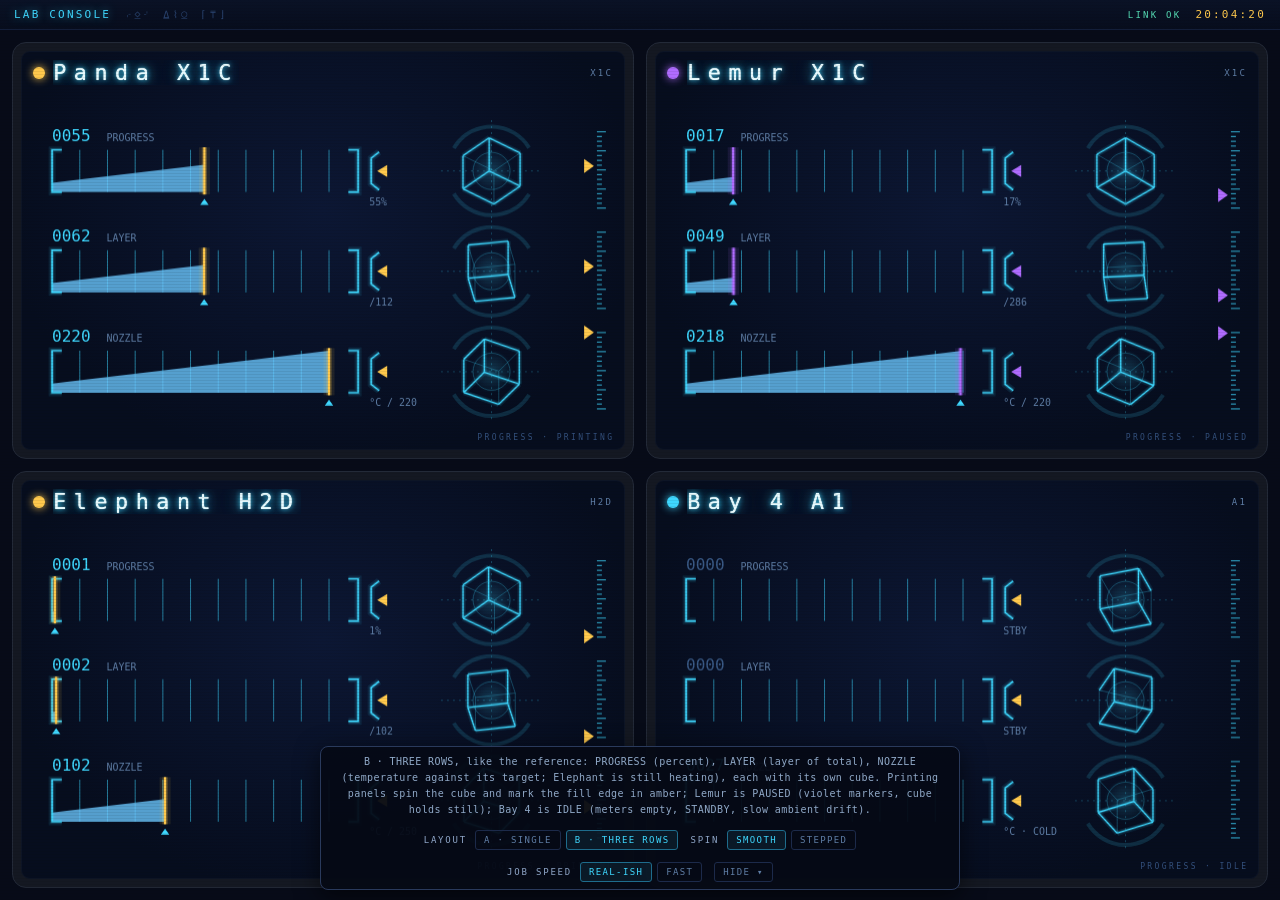
<file: mockups/progress-cube-mockup.html>
<!DOCTYPE html>
<html lang="en">
<head>
<meta charset="UTF-8">
<meta name="viewport" content="width=device-width, initial-scale=1.0">
<title>Lab Console — Progress Cube Mockup</title>
<!-- APPROVED: option A (single meter + cube), smooth spin; ported to static/app.js in v1.6.0,
     in the printing rotation (stack, cube, instrument) and as an idle resting face.
     Mockup for review: a new panel face modelled on the owner's Galaxy's Edge reference photo.
     Left: tapered wedge meters driven by the active print. Right: the reference's craft
     replaced by a spinning, glowing wireframe cube in isometric view inside a reticle.
     Panel CSS and fit()/loop() are copied from static/style.css and static/app.js. -->
<style>
:root{
  --bg:#070b18; --panel-deep:#060d1e;
  --bezel:#141822; --bezel-edge:#232a38;
  --cyan:#3fd8ff; --cyan-dim:#1e6c8c; --grid:#1a3a8f;
  --amber:#ffc94d; --alert:#ff5a2a; --violet:#b06cff;
  --text-dim:#5f7ea6; --ok:#57e0b8;
}
*{box-sizing:border-box;margin:0;padding:0}
html,body{height:100%}
body{background:var(--bg);color:var(--cyan);
  font-family:ui-monospace,'SF Mono','Cascadia Mono','Roboto Mono',Consolas,monospace;
  overflow:hidden}
#app{height:100%;display:flex;flex-direction:column;position:relative;
  /* a display, not a document: no text selection, no I-beam pointer, and no blinking caret
     (browsers with caret browsing on, F7 in Chrome/Edge, parked one in the first card's
     text and the detail view's FILE cell; issue #5). Buttons and panels set their own
     pointer, and nothing in the console takes typed input. */
  user-select:none;-webkit-user-select:none;caret-color:transparent;cursor:default}
#app::after{content:"";position:fixed;inset:0;pointer-events:none;
  background:repeating-linear-gradient(0deg,rgba(0,0,0,.14) 0 1px,transparent 1px 3px);
  mix-blend-mode:multiply;opacity:.5}
@media (prefers-reduced-motion: reduce){canvas{display:none}}

/* ---------- status bar ---------- */
.statusbar{display:flex;align-items:center;gap:14px;padding:8px 14px;
  border-bottom:1px solid #14203d;background:linear-gradient(180deg,#0a1226,#070d1d);
  font-size:11px;letter-spacing:.2em;flex:0 0 auto}
.statusbar .title{color:var(--cyan);text-shadow:0 0 8px rgba(63,216,255,.6)}
.statusbar .glyphs{color:#2a4470;font-size:10px;letter-spacing:.35em}
.statusbar .spacer{flex:1}
#chips{display:flex;gap:14px;align-items:center}
.fleetchip{display:flex;align-items:center;gap:6px;color:var(--text-dim);font-size:10px}
.dot{width:7px;height:7px;border-radius:50%}
.dot.idle{background:var(--cyan);box-shadow:0 0 6px var(--cyan)}
.dot.print{background:var(--amber);box-shadow:0 0 6px var(--amber)}
.dot.err{background:var(--alert);box-shadow:0 0 6px var(--alert)}
.dot.off{background:#2a3247}
.clock{color:var(--amber)}
.demobadge{border:1px solid var(--violet);color:var(--violet);font-size:9px;
  letter-spacing:.3em;padding:3px 8px;border-radius:3px;
  box-shadow:0 0 10px rgba(176,108,255,.3);animation:pulse 2.2s ease-in-out infinite}
.archlink{font-size:9px;letter-spacing:.25em;color:var(--text-dim);text-decoration:none;
  border:1px solid #1c2a4a;border-radius:3px;padding:3px 8px}
.archlink:hover{color:var(--cyan);border-color:var(--cyan-dim)}
.linkstate{font-size:9px;letter-spacing:.25em;color:var(--ok)}
.linkstate.down{color:var(--alert);animation:blink 1s steps(2) infinite}

/* ---------- fleet grid ---------- */
#fleet{flex:1;overflow:auto}
.grid{display:grid;gap:12px;padding:12px;
  grid-template-columns:repeat(auto-fit,minmax(280px,1fr))}
.ppanel{position:relative;background:var(--bezel);
  border:1px solid var(--bezel-edge);border-radius:14px;padding:8px;cursor:pointer}
.ppanel .crt{position:relative;border-radius:9px;min-height:212px;overflow:hidden;
  background:radial-gradient(ellipse at 50% 40%, #0c1734 0%, var(--panel-deep) 75%);
  border:1px solid #0d1526;display:flex;flex-direction:column}
.phead{display:flex;align-items:center;gap:8px;padding:8px 10px 6px;
  font-size:11px;letter-spacing:.18em}
.phead .lamp{width:9px;height:9px;border-radius:50%;flex:0 0 auto}
.lamp.idle{background:var(--cyan);box-shadow:0 0 8px var(--cyan)}
.lamp.paused{background:var(--violet);box-shadow:0 0 8px var(--violet)}
.lamp.printing{background:var(--amber);box-shadow:0 0 8px var(--amber);animation:pulse 2.2s ease-in-out infinite}
.lamp.error{background:var(--alert);box-shadow:0 0 10px var(--alert);animation:blink 1s steps(2) infinite}
.lamp.offline{background:#2a3247}
@keyframes pulse{50%{opacity:.45}}
.ppanel.error{animation:bezelflash 1s steps(2) infinite}
@keyframes bezelflash{
  0%,100%{border-color:var(--alert);box-shadow:0 0 14px rgba(255,90,42,.55), 0 0 3px rgba(255,90,42,.8) inset}
  50%{border-color:var(--bezel-edge);box-shadow:none}
}
@keyframes blink{50%{opacity:.15}}
/* The printer's display name (config.json "name"): the state word's typeface and size, in
   the header above every face so it never moves as faces cycle, with a stronger phosphor glow
   than anything else on the panel and a faint stepped flicker. Cyan in every state: it is
   identity, not status, and red stays error-only. Approved as option A of
   mockups/printer-name-mockup.html. */
.nameglow{color:#e6fbff;letter-spacing:.35em;white-space:nowrap;overflow:hidden;text-overflow:ellipsis;min-width:0;
  text-shadow:0 0 1px #fff, 0 0 5px rgba(63,216,255,.95), 0 0 12px rgba(63,216,255,.75),
              0 0 26px rgba(63,216,255,.45), 0 0 44px rgba(63,216,255,.22);
  animation:phosphor 7s steps(1) infinite}
@keyframes phosphor{0%{opacity:1}61%{opacity:.84}62%{opacity:1}63%{opacity:.9}64%{opacity:1}}
@media (prefers-reduced-motion: reduce){.nameglow{animation:none}}
.phead{gap:10px}
.phead .lamp{width:12px;height:12px}
.phead .pname{font-size:15px}
/* the model label keeps its line when a long name is cut short */
.phead .pmodel{color:var(--text-dim);font-size:9px;letter-spacing:.25em;margin-left:auto;white-space:nowrap;flex:0 0 auto}
.pbody{flex:1;position:relative;padding:8px 12px 10px;display:flex;flex-direction:column;gap:7px}
.pbody>canvas.bganim{position:absolute;inset:0;width:100%;height:100%}
.pbody img.camimg{position:absolute;inset:0;width:100%;height:100%;object-fit:cover;filter:saturate(.85) contrast(1.05)}

/* Wide, tall screens (a fullscreen lab display): two panels across, and two rows fill
   the screen, so a 3-4 printer fleet gets about a quarter of the display per panel. A 3rd
   printer sits bottom-left, keeping the slot a 4th will fill; a 5th+ scrolls to a third
   row. Type and meters scale with the panel through container units, so the readout
   carries across the room. Narrow windows and phones keep the auto-fit grid above.
   Approved in mockups/fleet-layout-mockup.html (option A). */
@media (min-width:1000px) and (min-height:560px){
  #fleet{container-type:size}
  #fleet .grid{grid-template-columns:repeat(2,minmax(0,1fr));grid-auto-rows:calc((100cqh - 36px) / 2)}
  #fleet .ppanel{display:flex}
  #fleet .ppanel .crt{flex:1;min-height:0;container-type:inline-size}
  #fleet .phead{font-size:clamp(11px,1.45cqw,16px);padding:1.4cqw 1.8cqw 1cqw;gap:1.4cqw}
  #fleet .phead .pname{font-size:clamp(15px,3.6cqw,40px)}
  #fleet .phead .lamp{width:clamp(12px,1.9cqw,22px);height:clamp(12px,1.9cqw,22px)}
  #fleet .phead .pmodel{font-size:clamp(9px,1.1cqw,13px)}
  #fleet .pbody{padding:1.2cqw 2.2cqw 1.8cqw;gap:clamp(7px,1.3cqw,16px)}
  #fleet .statword{font-size:clamp(15px,3.6cqw,40px)}
  #fleet .fname{font-size:clamp(11px,2.1cqw,22px)}
  #fleet .kv,#fleet .errline{font-size:clamp(10px,1.8cqw,19px)}
  #fleet .progrow{gap:1.6cqw}
  #fleet .pbar{height:clamp(10px,1.7cqw,18px)}
  #fleet .ppct{font-size:clamp(12px,2.8cqw,30px)}
  /* the markup pins the wedge at 34px; wedge() sizes its drawing from the CSS box */
  #fleet canvas.wedge{width:clamp(34px,6.5cqw,72px)!important;height:clamp(34px,6.5cqw,72px)!important}
  #fleet .facechip{font-size:clamp(8px,.95cqw,11px);right:1.6cqw;bottom:1.2cqw}
  #fleet .camtag{font-size:clamp(9px,1.25cqw,14px);left:1.6cqw;top:1.2cqw}
  #fleet .camfoot{font-size:clamp(9px,1.1cqw,12px);left:1.6cqw;bottom:1.2cqw}
  #fleet .stackread{font-size:clamp(9px,1.3cqw,15px);left:1.6cqw;bottom:1.2cqw}
  #fleet .stackbucket{font-size:clamp(8px,1.1cqw,13px);right:1.6cqw;top:.6cqw}

  /* status faces with progress get a large open-arc reticle beside the readout, filling the
     band that otherwise sits empty at this size (option C of
     mockups/large-panel-options-mockup.html). The reticle replaces the small wedge here. */
  #fleet .pbody:has(>canvas.reticle){display:grid;grid-template-columns:minmax(0,1fr) auto;
    grid-template-rows:auto auto auto auto 1fr auto;column-gap:3cqw}
  #fleet .pbody:has(>canvas.reticle)>:is(.statword,.fname,.kv,.errline){grid-column:1}
  #fleet .pbody>canvas.reticle{display:block;grid-column:2;grid-row:1 / 6;align-self:center;
    width:min(40cqw,100%);aspect-ratio:1;height:auto}
  #fleet .pbody:has(>canvas.reticle)>.progrow{grid-column:1 / -1;grid-row:6;margin-bottom:clamp(10px,1.6cqw,20px)}
  #fleet .pbody:has(>canvas.reticle) canvas.wedge{display:none}
  /* idle faces have no progress to show: center their readout instead */
  #fleet .pbody:has(>.statword.idle){justify-content:center}
}
/* outside the two-across layout the reticle stays hidden and the small wedge does the job */
canvas.reticle{display:none}

/* Detail view on a wide, tall screen: fill it. The camera takes the left column above
   larger controls; the readings fill the right column and scale with it (container
   units), headed by a progress block with the reticle. Narrow windows keep the layout
   above, without the block. Approved as option B of mockups/detail-view-mockup.html
   (issue #6). */
.dprog{display:none}
@media (min-width:1000px) and (min-height:560px){
  #detail .dhead{padding:12px 14px}
  #detail .dstate{font-size:16px;letter-spacing:.3em}
  #detail .detailgrid{flex:1;min-height:0;grid-template-columns:1.35fr .65fr;grid-template-rows:minmax(0,1fr)}
  #detail .dblock{display:flex;flex-direction:column;min-height:0}
  #detail .dcrt.cam{flex:1;min-height:0}
  #detail .dcrt.cam canvas,#detail .dcrt.cam img{height:100%!important;width:100%}
  #detail .camtag{font-size:13px;left:14px;top:12px}
  #detail .ctrls{gap:10px;padding:14px 4px 4px}
  #detail .cbtn{font-size:15px;padding:20px 8px}
  /* the right column stops short of the fixed corner FLEET button */
  #detail .detailgrid>.dblock:last-child{margin-bottom:78px;container-type:inline-size}
  #telem{flex:1;min-height:0;display:flex;flex-direction:column}
  #telem .telem{flex:1;grid-auto-rows:1fr}
  #telem .tcell{padding:1.6cqw 2.4cqw;display:flex;flex-direction:column;justify-content:center}
  #telem .tcell .tl{font-size:clamp(9px,1.7cqw,14px);margin-bottom:.8cqw}
  #telem .tcell .tv{font-size:clamp(17px,4.6cqw,42px)}
  #telem .tcell .tv small{font-size:clamp(10px,2cqw,18px)}
  #telem .tcell .tv.file{font-size:clamp(11px,2.6cqw,22px)}
  #telem .tcell.inprog{display:none}
  /* five readings left below the block: the last spans the row so no slot sits empty */
  #telem .telem>.tcell:last-child{grid-column:1 / -1}
  #telem .amslbl{font-size:clamp(9px,1.5cqw,13px);padding:1.6cqw 2.4cqw 0}
  #telem .ams{padding:1.4cqw 2.4cqw 2cqw;gap:1.4cqw}
  #telem .slot{font-size:clamp(9px,1.6cqw,14px);padding:1.2cqw 1.4cqw}
  #telem .slot i{height:clamp(5px,1cqw,9px);margin-bottom:1cqw}
  #telem .hmsbox{font-size:clamp(10px,2.4cqw,20px);padding:1.6cqw 2.4cqw}
  #telem .dprog{display:grid;grid-template-columns:auto minmax(0,1fr);gap:2.6cqw;align-items:center;
    padding:2cqw 2.4cqw;border-bottom:1px solid #101c36;background:var(--panel-deep)}
  #telem .dprog.noret{grid-template-columns:1fr}
  #telem .dprog canvas.reticle{display:block;width:min(34cqw,260px);aspect-ratio:1;height:auto}
  #telem .dprog .tl{font-size:clamp(9px,1.7cqw,14px);letter-spacing:.25em;color:var(--text-dim);margin:1.2cqw 0 .5cqw}
  #telem .dprog .tl:first-child{margin-top:0}
  #telem .dprog .file{font-size:clamp(11px,2.6cqw,22px);color:#bfe9ff;word-break:break-all;line-height:1.35}
  #telem .dprog .big{font-size:clamp(20px,6cqw,56px);color:var(--amber)}
  #telem .dprog .big.vi{color:var(--violet)} #telem .dprog .big.al{color:var(--alert)}
  #telem .dprog .big.idle{color:var(--cyan)} #telem .dprog .big.offline{color:#3a4a66}
  #telem .dprog .mid{font-size:clamp(14px,3.6cqw,32px);color:var(--cyan)}
  #telem .dprog .mid small{font-size:.55em;color:var(--text-dim)}
}

.statword{font-size:15px;letter-spacing:.35em;margin-top:2px}
.statword.idle{color:var(--cyan)} .statword.printing,.statword.paused{color:var(--amber)}
.statword.paused{color:var(--violet)}
.statword.error{color:var(--alert);text-shadow:0 0 10px rgba(255,90,42,.6)}
.statword.offline{color:#3a4a66}
.fname{font-size:11px;color:#bfe9ff;word-break:break-all;line-height:1.4}
.kv{display:flex;justify-content:space-between;font-size:10px;color:var(--text-dim);letter-spacing:.12em}
.kv b{color:var(--cyan);font-weight:400}
.kv b.warm{color:var(--amber)}
.errline{font-size:10px;color:#ffb49b;line-height:1.5}

.progrow{display:flex;align-items:center;gap:10px;margin-top:auto}
.wedge{flex:0 0 auto}
.pbar{flex:1;height:10px;border:1px solid var(--cyan-dim);border-radius:2px;position:relative;overflow:hidden}
.pbar>i{position:absolute;inset:0;background:repeating-linear-gradient(90deg,var(--amber) 0 6px,transparent 6px 9px);opacity:.9}
.pbar.errbar>i{background:repeating-linear-gradient(90deg,var(--alert) 0 6px,transparent 6px 9px)}
.ppct{font-size:12px;color:var(--amber)}

.facechip{position:absolute;right:10px;bottom:8px;font-size:8px;letter-spacing:.3em;color:#33507c}
/* layer stack overlays (mockups/layer-stack-mockup.html) */
.stackread{position:absolute;left:12px;bottom:7px;font-size:9px;color:var(--text-dim);
  letter-spacing:.15em;z-index:2}
.stackread b{color:var(--cyan);font-weight:400}
.stackbucket{position:absolute;right:12px;top:2px;font-size:8px;letter-spacing:.25em;
  color:var(--amber);z-index:2}
.camtag{position:absolute;left:10px;top:8px;font-size:9px;letter-spacing:.25em;
  color:#f2f8ff;text-shadow:0 0 6px rgba(242,248,255,.75);z-index:2}
.camtag.rec::before{content:"● ";animation:blink 1.4s steps(2) infinite}
.camtag.dim{color:var(--text-dim);text-shadow:none}
.camfoot{position:absolute;left:10px;bottom:8px;font-size:9px;color:var(--text-dim);letter-spacing:.15em;z-index:2}

/* ---------- detail view ---------- */
#detail{flex:1;display:flex;flex-direction:column;overflow:auto}
.dhead{display:flex;align-items:center;gap:10px;padding:10px 12px;font-size:12px;
  letter-spacing:.2em;border-bottom:1px solid #101c36;flex:0 0 auto}
.dhead .lamp{width:9px;height:9px;border-radius:50%}
/* the way back to the fleet is lit and sized to find at a glance, plus a corner button in
   thumb reach on a touch screen; Esc also works (mockups/large-panel-options-mockup.html, D2) */
.backbtn{font-family:inherit;font-size:13px;letter-spacing:.25em;padding:11px 20px;cursor:pointer;
  color:var(--cyan);border:1px solid var(--cyan-dim);background:rgba(63,216,255,.08);border-radius:5px;
  box-shadow:0 0 12px rgba(63,216,255,.18), 0 0 6px rgba(63,216,255,.12) inset}
.backbtn:hover{background:rgba(63,216,255,.14)}
.fleetfab{position:fixed;right:18px;bottom:18px;z-index:20;display:flex;align-items:center;gap:10px;
  font-family:inherit;font-size:13px;letter-spacing:.3em;padding:16px 24px;border-radius:30px;cursor:pointer;
  color:var(--cyan);border:1px solid var(--cyan-dim);background:rgba(8,16,34,.92);
  box-shadow:0 0 18px rgba(63,216,255,.25), 0 6px 20px rgba(0,0,0,.6)}
.fleetfab:hover{background:rgba(14,26,52,.95)}
.dstate{margin-left:auto;font-size:11px;color:var(--amber)}
.dhead .dname{font-size:22px}
.detailgrid{display:grid;grid-template-columns:1.15fr .85fr;gap:12px;padding:12px}
@media (max-width:720px){.detailgrid{grid-template-columns:1fr}}
.dblock{background:var(--bezel);border:1px solid var(--bezel-edge);border-radius:14px;padding:8px}
.dcrt{position:relative;background:var(--panel-deep);border-radius:9px;
  border:1px solid #0d1526;overflow:hidden}
.dcrt.cam{min-height:250px;display:flex;align-items:center;justify-content:center}
.dcrt.cam img{width:100%;height:250px;object-fit:contain;background:#04060c}
.telem{display:grid;grid-template-columns:1fr 1fr;gap:1px;background:#101c36}
.tcell{background:var(--panel-deep);padding:10px 12px}
.tcell .tl{font-size:9px;letter-spacing:.25em;color:var(--text-dim);margin-bottom:5px}
.tcell .tv{font-size:17px;color:var(--cyan)}
.tcell .tv small{font-size:10px;color:var(--text-dim)}
.tcell .tv.warm{color:var(--amber)}
.tcell .tv.file{font-size:11px;line-height:1.5;word-break:break-all}
.amslbl{font-size:9px;letter-spacing:.25em;color:var(--text-dim);padding:10px 12px 0}
.ams{display:flex;gap:8px;padding:10px 12px;background:var(--panel-deep)}
.slot{flex:1;border:1px solid #1c2a4a;border-radius:4px;padding:7px 8px;
  font-size:9px;letter-spacing:.1em;color:var(--text-dim)}
.slot i{display:block;height:5px;border-radius:2px;margin-bottom:6px;background:#2a3247}
.hmsbox{padding:10px 12px;font-size:10px;color:#ffb49b;line-height:1.6;background:var(--panel-deep)}
.ctrls{display:grid;grid-template-columns:1fr 1fr 1fr;gap:8px;padding:12px}
.cbtn{font-family:inherit;font-size:11px;letter-spacing:.25em;padding:13px 6px;
  border-radius:6px;cursor:pointer;background:rgba(63,216,255,.05);
  border:1px solid var(--cyan-dim);color:var(--cyan)}
.cbtn:disabled{opacity:.3;cursor:default}
.cbtn.warn{border-color:#8c5a1e;color:var(--amber);background:rgba(255,201,77,.05)}
.cbtn.stop{border-color:#8c2c12;color:var(--alert);background:rgba(255,90,42,.06)}
.cbtn.wide{grid-column:1/-1;border-style:dashed}

/* ---------- modals ---------- */
.dim{position:fixed;inset:0;background:rgba(2,4,10,.78);display:flex;
  align-items:center;justify-content:center;z-index:50}
.modal{width:min(440px,92%);background:var(--bezel);border:1px solid #3a1c12;
  border-radius:12px;padding:8px;box-shadow:0 0 30px rgba(255,90,42,.15)}
.modal .inner{border:1px solid #2a1108;border-radius:8px;background:var(--panel-deep);padding:18px}
.modal h3{font-size:13px;letter-spacing:.3em;color:var(--alert);margin-bottom:10px}
.modal p{font-size:11px;color:#9fb4d2;line-height:1.6;margin-bottom:16px;word-break:break-word}
.modal .row{display:flex;gap:8px}
.modal.cyanline{border-color:#1c2a4a;box-shadow:0 0 30px rgba(63,216,255,.1)}
.modal.cyanline .inner{border-color:#14203d}
.modal.cyanline h3{color:var(--cyan)}
.flist{list-style:none;margin-bottom:14px;border:1px solid #14203d;border-radius:4px;
  max-height:180px;overflow:auto}
.flist li{display:flex;justify-content:space-between;gap:10px;padding:9px 11px;
  font-size:10.5px;border-bottom:1px solid #0e1830;color:#bfe9ff;cursor:pointer}
.flist li span{color:var(--text-dim)}
.flist li.sel{background:rgba(63,216,255,.08);outline:1px solid var(--cyan-dim)}
.flist li.empty{color:var(--text-dim);cursor:default;justify-content:center}
.upl{border:1px dashed #1c2a4a;border-radius:4px;text-align:center;color:var(--text-dim);
  font-size:10px;letter-spacing:.2em;padding:12px;margin-bottom:14px;cursor:pointer}
.upl.busy{color:var(--amber);border-color:#8c5a1e}
.toast{position:fixed;left:50%;bottom:18px;transform:translateX(-50%);
  background:var(--bezel);border:1px solid var(--cyan-dim);color:var(--cyan);
  font-size:10px;letter-spacing:.2em;padding:9px 16px;border-radius:6px;z-index:60;
  box-shadow:0 0 18px rgba(63,216,255,.15)}
.toast.err{border-color:#8c2c12;color:var(--alert)}
.hidden{display:none !important}


/* ================= mockup-only review controls (not part of the proposal) ================= */
.mockctl{position:fixed;left:50%;transform:translateX(-50%);bottom:10px;z-index:50;display:flex;flex-wrap:wrap;
  gap:12px;align-items:center;justify-content:center;background:rgba(6,10,22,.95);border:1px solid #2a3a5c;
  border-radius:8px;padding:7px 12px;font-size:9px;letter-spacing:.2em;color:var(--text-dim);
  box-shadow:0 6px 24px rgba(0,0,0,.6);max-width:calc(100vw - 20px)}
.mockctl .g{display:flex;align-items:center;gap:5px}
.mockctl b{color:#8fa6c8;font-weight:400;margin-right:3px}
.mockctl button{background:transparent;border:1px solid #1c2a4a;color:var(--text-dim);font-family:inherit;
  font-size:9px;letter-spacing:.15em;padding:4px 8px;border-radius:3px;cursor:pointer}
.mockctl button.on{color:var(--cyan);border-color:var(--cyan-dim);background:rgba(63,216,255,.08)}
.mockctl.min>.g,.mockctl.min>.mocknote{display:none}
.mocknote{flex-basis:100%;font-size:10px;line-height:1.6;letter-spacing:.04em;color:#90a9c8;max-width:1100px;text-align:center}

</style>
</head>
<body>
<div id="app">
  <div class="statusbar">
    <span class="title">LAB CONSOLE</span>
    <span class="glyphs">⌌⍚⌏ ⍙⌇⍜ ⌈⍑⌋</span>
    <span class="spacer"></span>
    <span class="linkstate">LINK OK</span>
    <span class="clock" id="clock">--:--:--</span>
  </div>
  <div id="fleet"><div class="grid" id="grid"></div></div>
</div>
<div class="mockctl" id="ctl">
  <div class="mocknote" id="note"></div>
  <span class="g"><b>LAYOUT</b><button data-k="layout" data-v="single">A · SINGLE</button><button data-k="layout" data-v="rows" class="on">B · THREE ROWS</button></span>
  <span class="g"><b>SPIN</b><button data-k="motion" data-v="smooth" class="on">SMOOTH</button><button data-k="motion" data-v="stepped">STEPPED</button></span>
  <span class="g"><b>JOB SPEED</b><button data-k="speed" data-v="1" class="on">REAL-ISH</button><button data-k="speed" data-v="20">FAST</button></span>
  <button id="hidebtn">HIDE ▾</button>
</div>
<script>
"use strict";
const CY = "#3fd8ff", AM = "#ffc94d", AL = "#ff5a2a", GR = "#1a3a8f", VI = "#b06cff";
const OK = "#57e0b8";   // --ok, the palette's success hue; alert red stays fault-only
function fit(cv) {
  const r = cv.getBoundingClientRect();
  cv.width = r.width * devicePixelRatio; cv.height = r.height * devicePixelRatio;
  const c = cv.getContext("2d"); c.scale(devicePixelRatio, devicePixelRatio);
  return [c, r.width, r.height];
}
function loop(cv, draw) { (function f() { if (!cv.isConnected) return; draw(); requestAnimationFrame(f); })(); }
const OPT = { layout: "rows", motion: "smooth", speed: "1" };
const FLEET = [
  { id: "panda", name: "Panda X1C", model: "X1C", state: "printing", percent: 54, layer: 61, total_layers: 112, remaining_min: 38, nozzle: 220, nozzle_target: 220 },
  { id: "lemur", name: "Lemur X1C", model: "X1C", state: "paused", percent: 17, layer: 49, total_layers: 286, remaining_min: 108, nozzle: 218, nozzle_target: 220 },
  { id: "elephant", name: "Elephant H2D", model: "H2D", state: "printing", percent: 4, layer: 1, total_layers: 102, remaining_min: 140, nozzle: 96, nozzle_target: 250 },
  { id: "bay4", name: "Bay 4 A1", model: "A1", state: "idle", percent: null, layer: null, total_layers: 0, remaining_min: null, nozzle: 27, nozzle_target: 0 },
];
const WORD = { printing: "PRINTING", paused: "PAUSED", idle: "IDLE" };

/* ============ PROPOSED FACE: progress meters + spinning isometric cube ============
   Modelled on the owner's Galaxy's Edge reference photo (tapered wedge meters on the left,
   reticled craft on the right); the craft become a glowing wireframe cube in isometric view.
   Colours follow the console's fixed meanings: cyan structure, amber live markers (violet
   when paused), never orange. Glow is drawn as stacked wide/narrow strokes rather than
   shadowBlur, which is cheaper on a Pi 3. */
const CUBE_PITCH = Math.atan(1 / Math.SQRT2);   // isometric tilt (35.26 deg)
const CUBE_YAW0 = Math.PI / 4;                  // with the tilt, the classic isometric hexagon at rest
const CUBE_V = [[-1,-1,-1],[1,-1,-1],[1,1,-1],[-1,1,-1],[-1,-1,1],[1,-1,1],[1,1,1],[-1,1,1]];
const CUBE_E = [[0,1],[1,2],[2,3],[3,0],[4,5],[5,6],[6,7],[7,4],[0,4],[1,5],[2,6],[3,7]];

function glowLine(c, pts, col, w, closed) {
  // three passes: wide faint halo, mid glow, bright core
  for (const [lw, a] of [[w * 5, .10], [w * 2.4, .28], [w, 1]]) {
    c.globalAlpha = a; c.lineWidth = lw; c.strokeStyle = col; c.beginPath();
    pts.forEach(([x, y], i) => i ? c.lineTo(x, y) : c.moveTo(x, y));
    if (closed) c.closePath();
    c.stroke();
  }
  c.globalAlpha = 1;
}
function drawCube(c, cx, cy, s, yaw, col) {
  yaw += CUBE_YAW0;
  const cp = Math.cos(CUBE_PITCH), sp = Math.sin(CUBE_PITCH), cy_ = Math.cos(yaw), sy = Math.sin(yaw);
  const P = CUBE_V.map(([x, y, z]) => {
    const x1 = x * cy_ + z * sy, z1 = -x * sy + z * cy_;          // yaw about the vertical axis
    const y2 = y * cp - z1 * sp, z2 = y * sp + z1 * cp;           // fixed isometric pitch
    return [cx + x1 * s, cy + y2 * s, z2];
  });
  CUBE_E.forEach(([a, b]) => {
    const back = (P[a][2] + P[b][2]) / 2 < -0.35;                 // dim the edges facing away
    if (back) { c.globalAlpha = .28; c.lineWidth = 1; c.strokeStyle = col; c.beginPath();
      c.moveTo(P[a][0], P[a][1]); c.lineTo(P[b][0], P[b][1]); c.stroke(); c.globalAlpha = 1; }
    else glowLine(c, [P[a], P[b]], col, Math.max(1.1, s * 0.035));
  });
  // a hot core at the centre, like the reference's bright craft
  const g = c.createRadialGradient(cx, cy, 0, cx, cy, s * 1.1);
  g.addColorStop(0, "rgba(63,216,255,.22)"); g.addColorStop(1, "rgba(63,216,255,0)");
  c.fillStyle = g; c.fillRect(cx - s * 1.2, cy - s * 1.2, s * 2.4, s * 2.4);
}
function wedgeMeter(c, x, y, w, h, frac, live, mark) {
  // tapered wedge: thin at the left, full height at the right, ticks across the whole span
  const ticks = 10, base = y + h, tip = h * 0.22;
  const topAt = t => base - (tip + (h - tip) * t);
  // ticks
  c.strokeStyle = "rgba(63,216,255,.55)"; c.lineWidth = 1;
  for (let i = 0; i <= ticks; i++) { const tx = x + w * i / ticks; c.beginPath(); c.moveTo(tx, y); c.lineTo(tx, base); c.stroke(); }
  // filled wedge up to the progress point
  if (frac > 0) {
    const fx = x + w * frac;
    c.fillStyle = "rgba(108,200,255,.78)"; c.beginPath();
    c.moveTo(x, base); c.lineTo(x, topAt(0)); c.lineTo(fx, topAt(frac)); c.lineTo(fx, base); c.closePath(); c.fill();
  }
  // bracket caps at each end
  const cap = Math.max(6, w * .035);
  glowLine(c, [[x + cap, y], [x, y], [x, base], [x + cap, base]], CY, 1.4);
  glowLine(c, [[x + w + cap * 2, y], [x + w + cap * 3, y], [x + w + cap * 3, base], [x + w + cap * 2, base]], CY, 1.4);
  // live marker: a bright line at the fill edge with a triangle under it
  const fx = x + w * Math.max(0, Math.min(1, frac));
  if (live) {
    glowLine(c, [[fx, y - h * .06], [fx, base + h * .06]], mark, 2.2);
    const tz = Math.max(6, h * .13);
    c.fillStyle = CY; c.beginPath(); c.moveTo(fx, base + h * .16); c.lineTo(fx - tz * .7, base + h * .16 + tz); c.lineTo(fx + tz * .7, base + h * .16 + tz); c.closePath(); c.fill();
  }
}
function sideScale(c, x, y, h, frac, mark) {
  // the reference's vertical tick column, with a marker at the row's value
  const n = 16;
  c.strokeStyle = "rgba(63,216,255,.7)"; c.lineWidth = 1.2;
  for (let i = 0; i <= n; i++) { const ty = y + h * i / n, len = i % 4 === 0 ? 9 : 5; c.beginPath(); c.moveTo(x, ty); c.lineTo(x + len, ty); c.stroke(); }
  if (frac != null) { const ty = y + h * (1 - frac), tz = 7;
    c.fillStyle = mark; c.beginPath(); c.moveTo(x - 3, ty); c.lineTo(x - 3 - tz * 1.4, ty - tz); c.lineTo(x - 3 - tz * 1.4, ty + tz); c.closePath(); c.fill(); }
}
function reticleRing(c, cx, cy, r) {
  c.strokeStyle = "rgba(63,216,255,.16)"; c.lineWidth = Math.max(2, r * .09);
  for (const [a0, a1] of [[-2.6, -0.55], [0.55, 2.6]]) { c.beginPath(); c.arc(cx, cy, r, a0, a1); c.stroke(); }
  c.strokeStyle = "rgba(63,216,255,.28)"; c.lineWidth = 1; c.setLineDash([2, 4]);
  c.beginPath(); c.moveTo(cx - r * 1.15, cy); c.lineTo(cx + r * 1.15, cy); c.moveTo(cx, cy - r * 1.15); c.lineTo(cx, cy + r * 1.15); c.stroke();
  c.setLineDash([]);
  c.beginPath(); c.arc(cx, cy, r * .42, 0, 7); c.stroke();
}
const pad4 = n => String(Math.max(0, Math.round(n))).padStart(4, "0");
function progressCube(cv) {
  const [c, w, h] = fit(cv); if (w < 10 || h < 10) return;
  const pid = cv.dataset.pid, layout = cv.dataset.layout;
  let yaw = 0, last = performance.now();
  loop(cv, () => {
    const now = performance.now(), dt = now - last; last = now;
    const p = FLEET.find(x => x.id === pid); if (!p) return;
    const printing = p.state === "printing", paused = p.state === "paused", live = printing || paused;
    // printing spins, idle drifts slowly, paused holds; stepped mode moves in 15-degree clicks
    const rate = printing ? .0011 : paused ? 0 : .00035;
    yaw += rate * dt;
    const shownYaw = OPT.motion === "stepped" ? Math.floor(yaw / (Math.PI / 12)) * (Math.PI / 12) : yaw;
    const mark = paused ? VI : AM;
    const rows = layout === "single"
      ? [{ tag: "PROGRESS", num: live ? p.percent : 0, frac: live ? p.percent / 100 : 0, sub: live ? `${p.percent}%` : "STANDBY" }]
      : [{ tag: "PROGRESS", num: live ? p.percent : 0, frac: live ? p.percent / 100 : 0, sub: live ? `${p.percent}%` : "STBY" },
         { tag: "LAYER", num: live ? p.layer : 0, frac: live ? p.layer / p.total_layers : 0, sub: live ? `/${p.total_layers}` : "STBY" },
         { tag: "NOZZLE", num: p.nozzle, frac: p.nozzle_target ? Math.min(1, p.nozzle / p.nozzle_target) : 0,
           sub: p.nozzle_target ? `°C / ${p.nozzle_target}` : "°C · COLD" }];
    c.clearRect(0, 0, w, h);
    const padX = w * .05, padY = h * .08, rowH = (h - padY * 2) / rows.length;
    const fs = Math.max(9, Math.min(22, rowH * (rows.length === 1 ? .1 : .16)));
    rows.forEach((r, i) => {
      const y0 = padY + rowH * i, mh = rowH * (rows.length === 1 ? .34 : .42), my = y0 + rowH * .3;
      const mw = w * (rows.length === 1 ? .44 : .46);
      c.font = `${fs}px ui-monospace, Menlo, Consolas, monospace`; c.textBaseline = "alphabetic";
      // 4-digit readout above the meter, like the reference's "0065"
      c.fillStyle = (live || r.tag === "NOZZLE") ? CY : "#3a5a86"; c.fillText(pad4(r.num), padX, my - fs * .55);
      c.fillStyle = "#5f7ea6"; c.font = `${fs * .62}px ui-monospace, Menlo, Consolas, monospace`;
      c.fillText(r.tag, padX + fs * 3.4, my - fs * .55);
      const rowLive = live || (r.tag === "NOZZLE" && r.frac > 0);
      wedgeMeter(c, padX, my, mw, mh, r.frac, rowLive, mark);
      // small bracket with an inward marker, between meter and reticle
      const bx = padX + mw + w * .07, bcy = my + mh / 2;
      glowLine(c, [[bx + 8, bcy - mh * .45], [bx, bcy - mh * .3], [bx, bcy + mh * .3], [bx + 8, bcy + mh * .45]], CY, 1.4);
      c.fillStyle = mark; c.beginPath(); c.moveTo(bx + 6, bcy); c.lineTo(bx + 16, bcy - 6); c.lineTo(bx + 16, bcy + 6); c.closePath(); c.fill();
      c.fillStyle = "#5f7ea6"; c.font = `${fs * .62}px ui-monospace, Menlo, Consolas, monospace`;
      c.fillText(r.sub, bx - 2, bcy + mh * .45 + fs * .95);
      // reticle + cube
      const rcx = w * (rows.length === 1 ? .76 : .78), rr = Math.min(rowH * (rows.length === 1 ? .36 : .44), w * .14);
      reticleRing(c, rcx, bcy, rr);
      drawCube(c, rcx, bcy, rr * .46, shownYaw + i * 0.7, CY);
      sideScale(c, w - padX * .9, y0 + rowH * .12, rowH * .76, live ? r.frac : null, mark);
    });
  });
}

const grid = document.getElementById("grid");
function build() {
  grid.innerHTML = "";
  FLEET.forEach(p => {
    const el = document.createElement("div"); el.className = "ppanel";
    el.innerHTML = `<div class="crt">
      <div class="phead"><span class="lamp ${p.state}"></span><span class="pname nameglow">${p.name}</span><span class="pmodel">${p.model}</span></div>
      <div class="pbody"><canvas class="bganim" data-pid="${p.id}" data-layout="${OPT.layout === "single" ? "single" : "rows"}"></canvas>
        <span class="facechip">PROGRESS · ${WORD[p.state]}</span></div></div>`;
    grid.appendChild(el);
  });
  grid.querySelectorAll("canvas").forEach(progressCube);
  document.getElementById("note").textContent = (OPT.layout === "single"
    ? "A · SINGLE: one large wedge meter for the job's progress, one large cube."
    : "B · THREE ROWS, like the reference: PROGRESS (percent), LAYER (layer of total), NOZZLE (temperature against its target; Elephant is still heating), each with its own cube.")
    + " Printing panels spin the cube and mark the fill edge in amber; Lemur is PAUSED (violet markers, cube holds still); Bay 4 is IDLE (meters empty, STANDBY, slow ambient drift).";
}
document.querySelectorAll("#ctl [data-k]").forEach(b => b.addEventListener("click", () => {
  document.querySelectorAll(`#ctl [data-k="${b.dataset.k}"]`).forEach(x => x.classList.toggle("on", x === b));
  OPT[b.dataset.k] = b.dataset.v; build();
}));
document.getElementById("hidebtn").onclick = e => {
  const c = document.getElementById("ctl"); c.classList.toggle("min");
  e.target.textContent = c.classList.contains("min") ? "MOCKUP CONTROLS ▴" : "HIDE ▾";
};
let rt; addEventListener("resize", () => { clearTimeout(rt); rt = setTimeout(build, 150); });
setInterval(() => { document.getElementById("clock").textContent = new Date().toTimeString().slice(0, 8); }, 1000);
// jobs advance so the meters visibly move
setInterval(() => FLEET.forEach(p => { if (p.state !== "printing") return;
  const k = +OPT.speed; p.layer = Math.min(p.total_layers, p.layer + 1 * k / 4);
  p.percent = Math.min(100, Math.round(p.layer / p.total_layers * 100));
  p.remaining_min = Math.max(0, +(p.remaining_min - 0.05 * k).toFixed(2));
  if (p.nozzle < p.nozzle_target) p.nozzle = Math.min(p.nozzle_target, p.nozzle + 3);
  if (p.layer >= p.total_layers) { p.layer = 1; p.percent = 1; p.remaining_min = 60; } }), 500);
build();
</script>
</body>
</html>
</file>
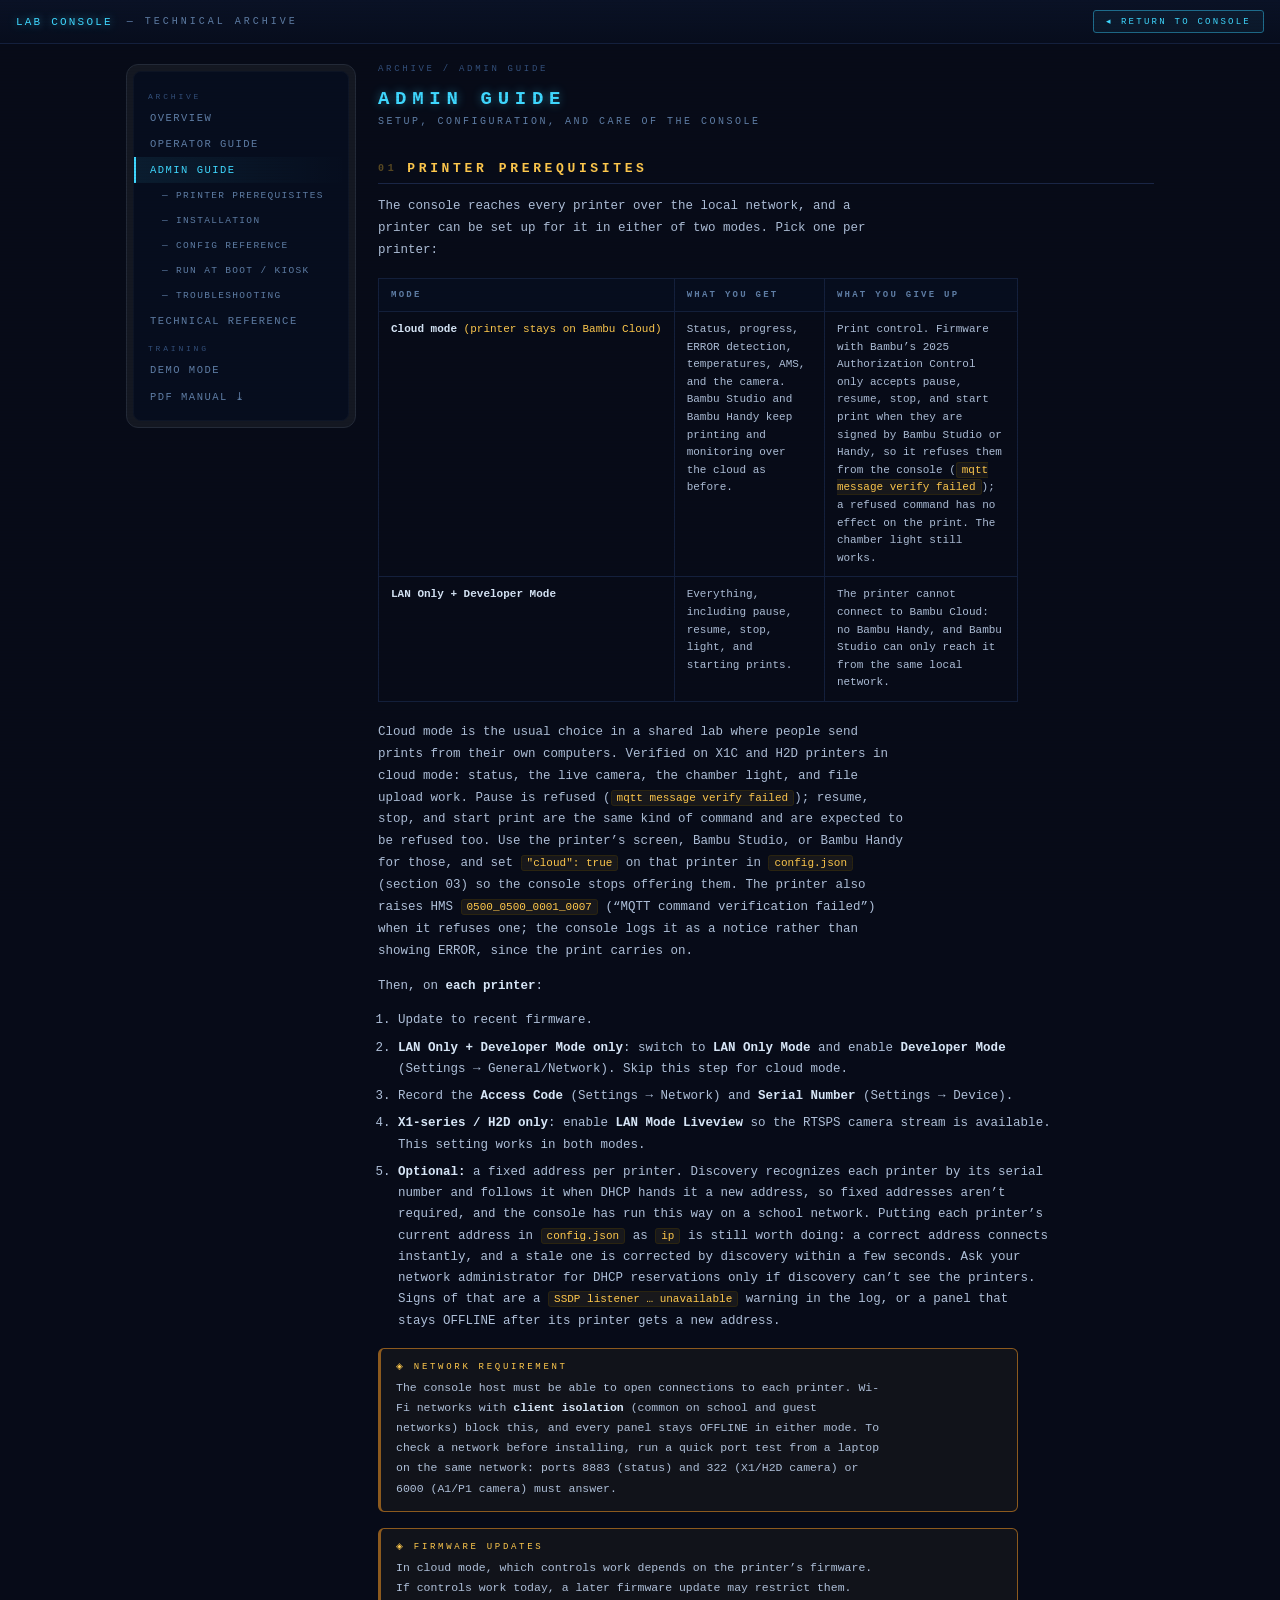
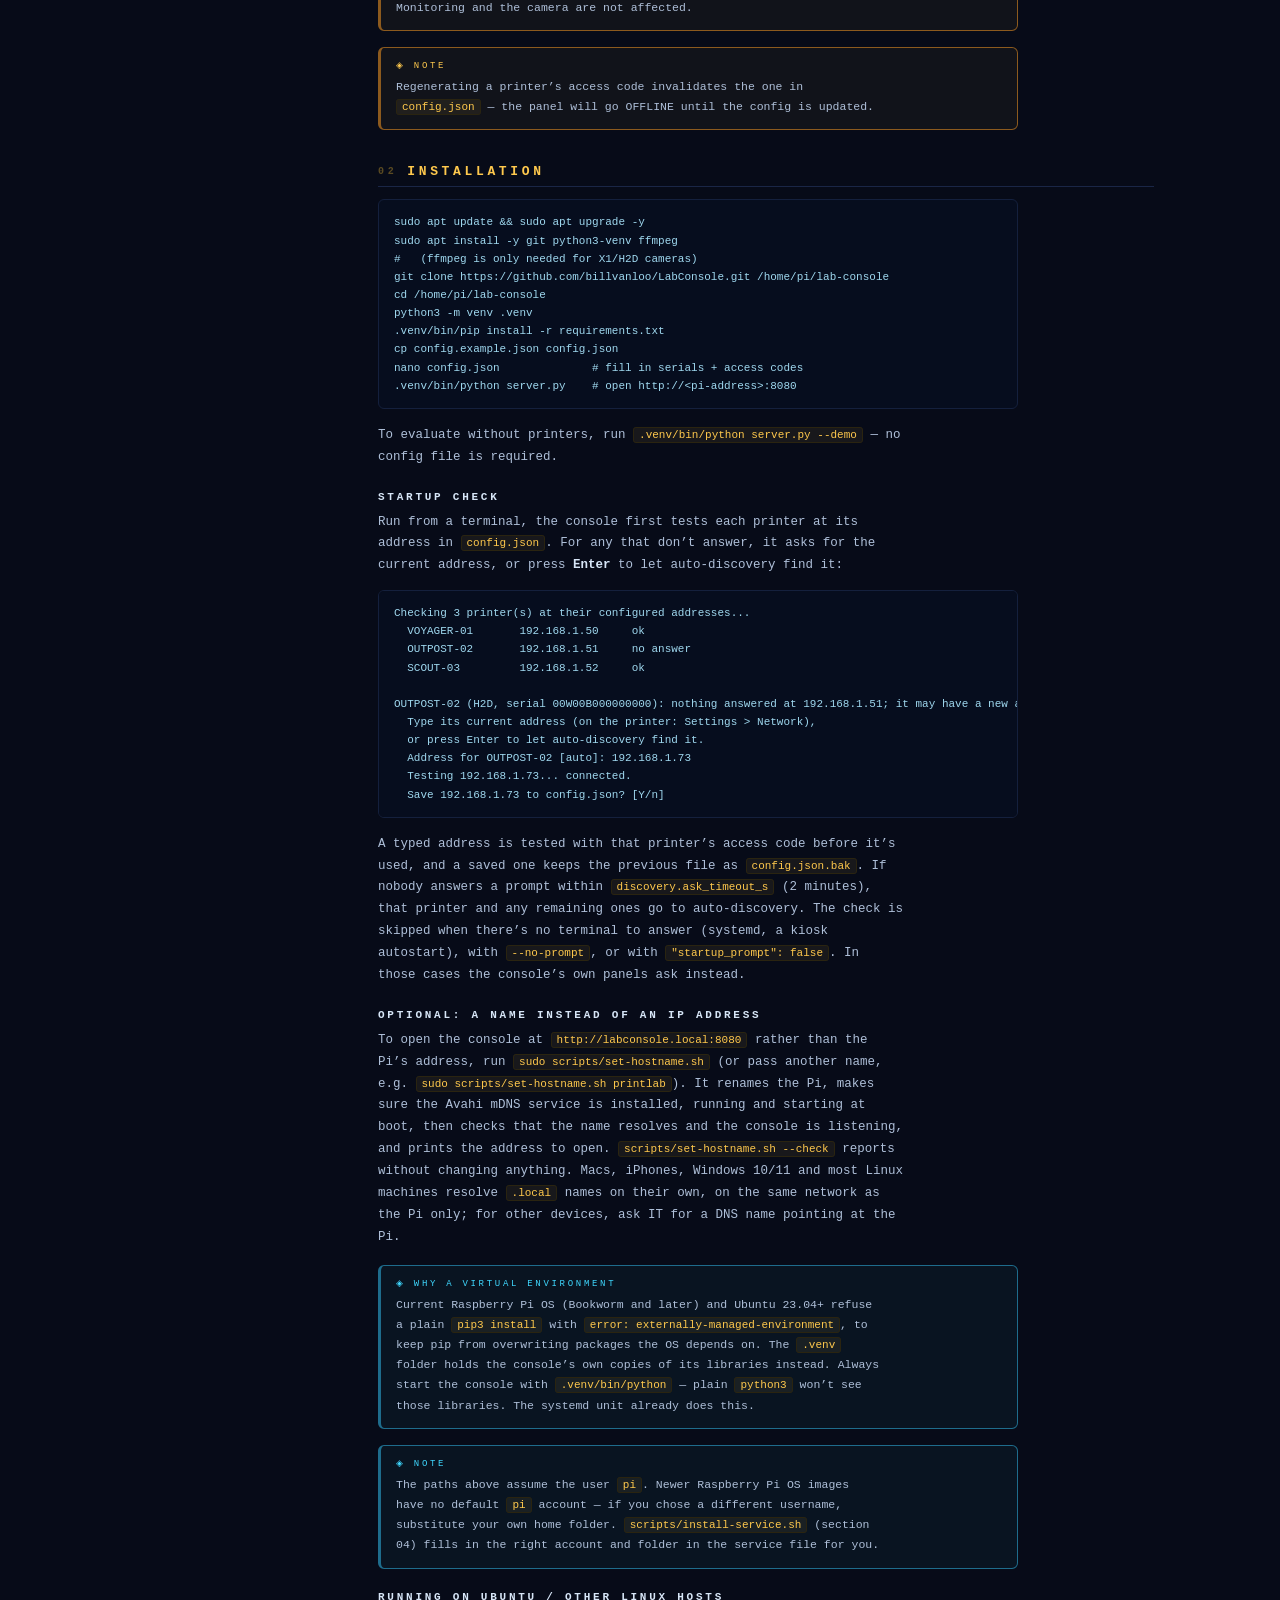
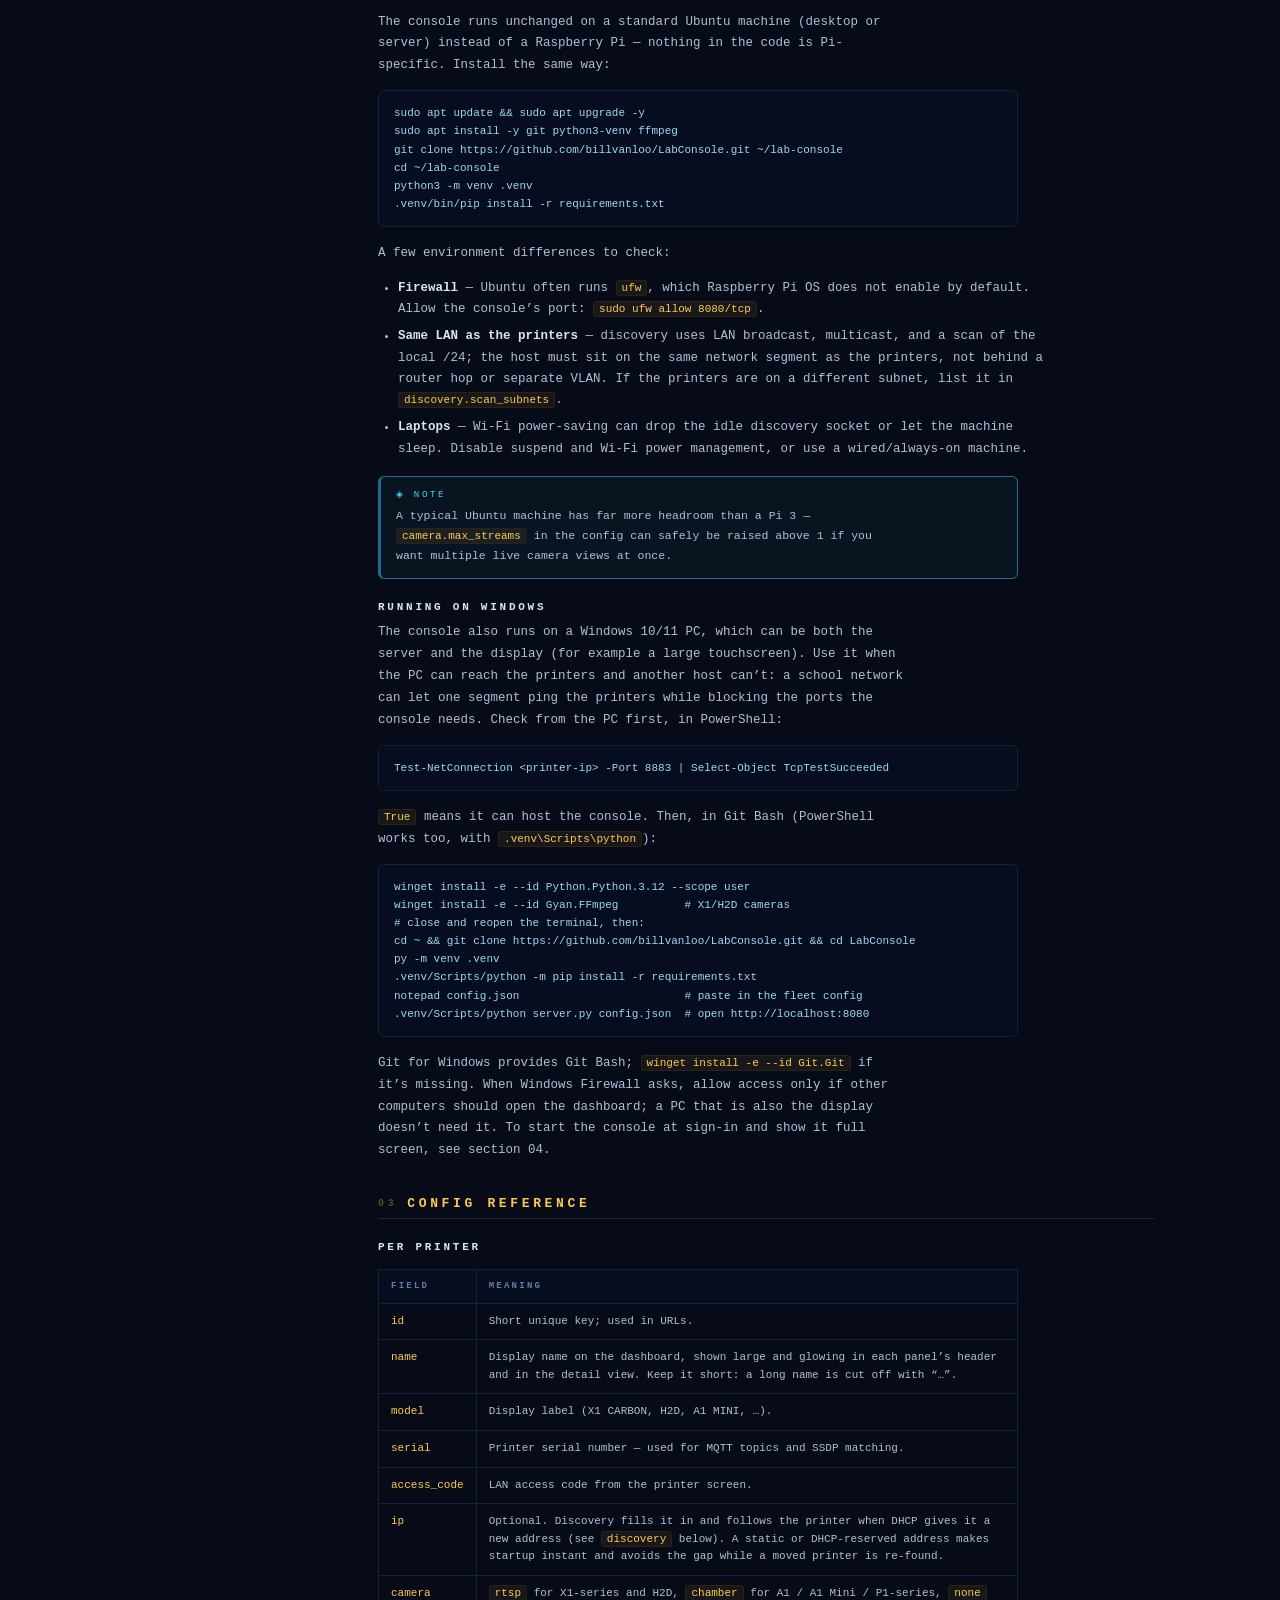
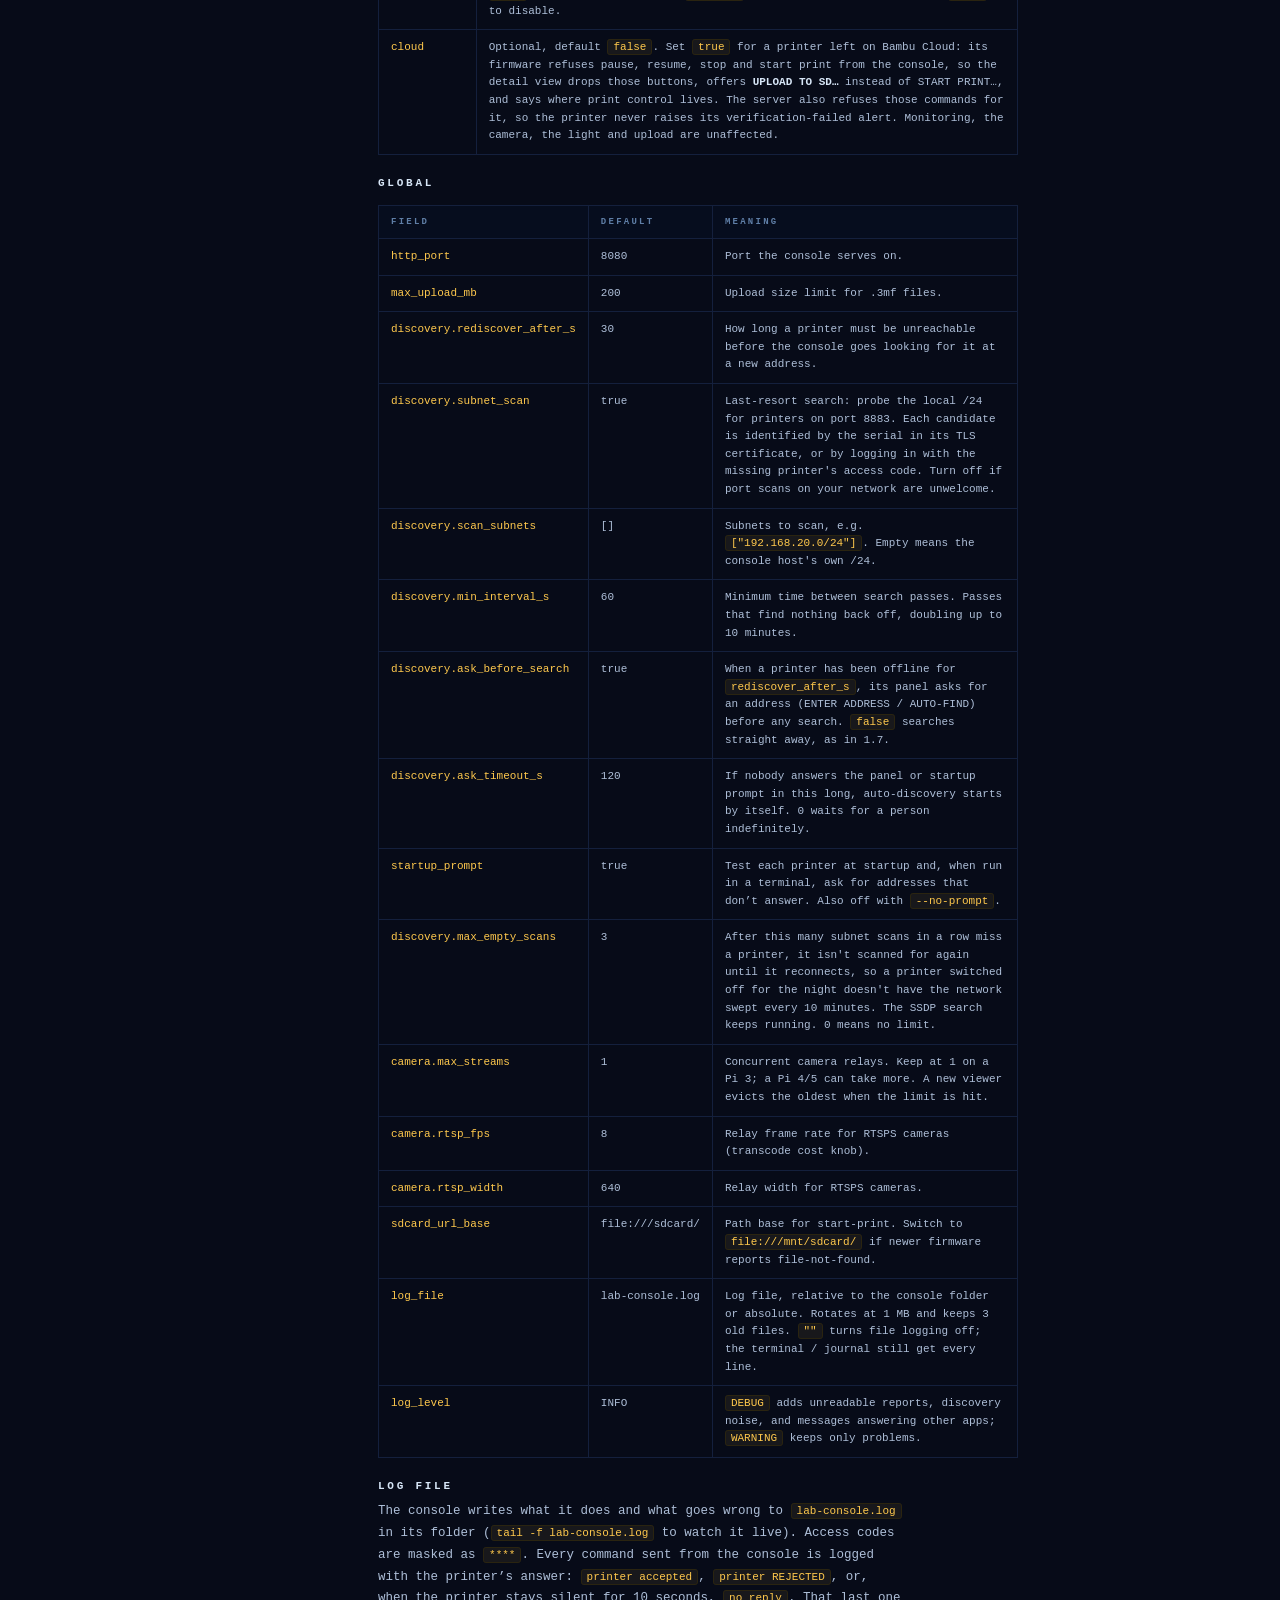
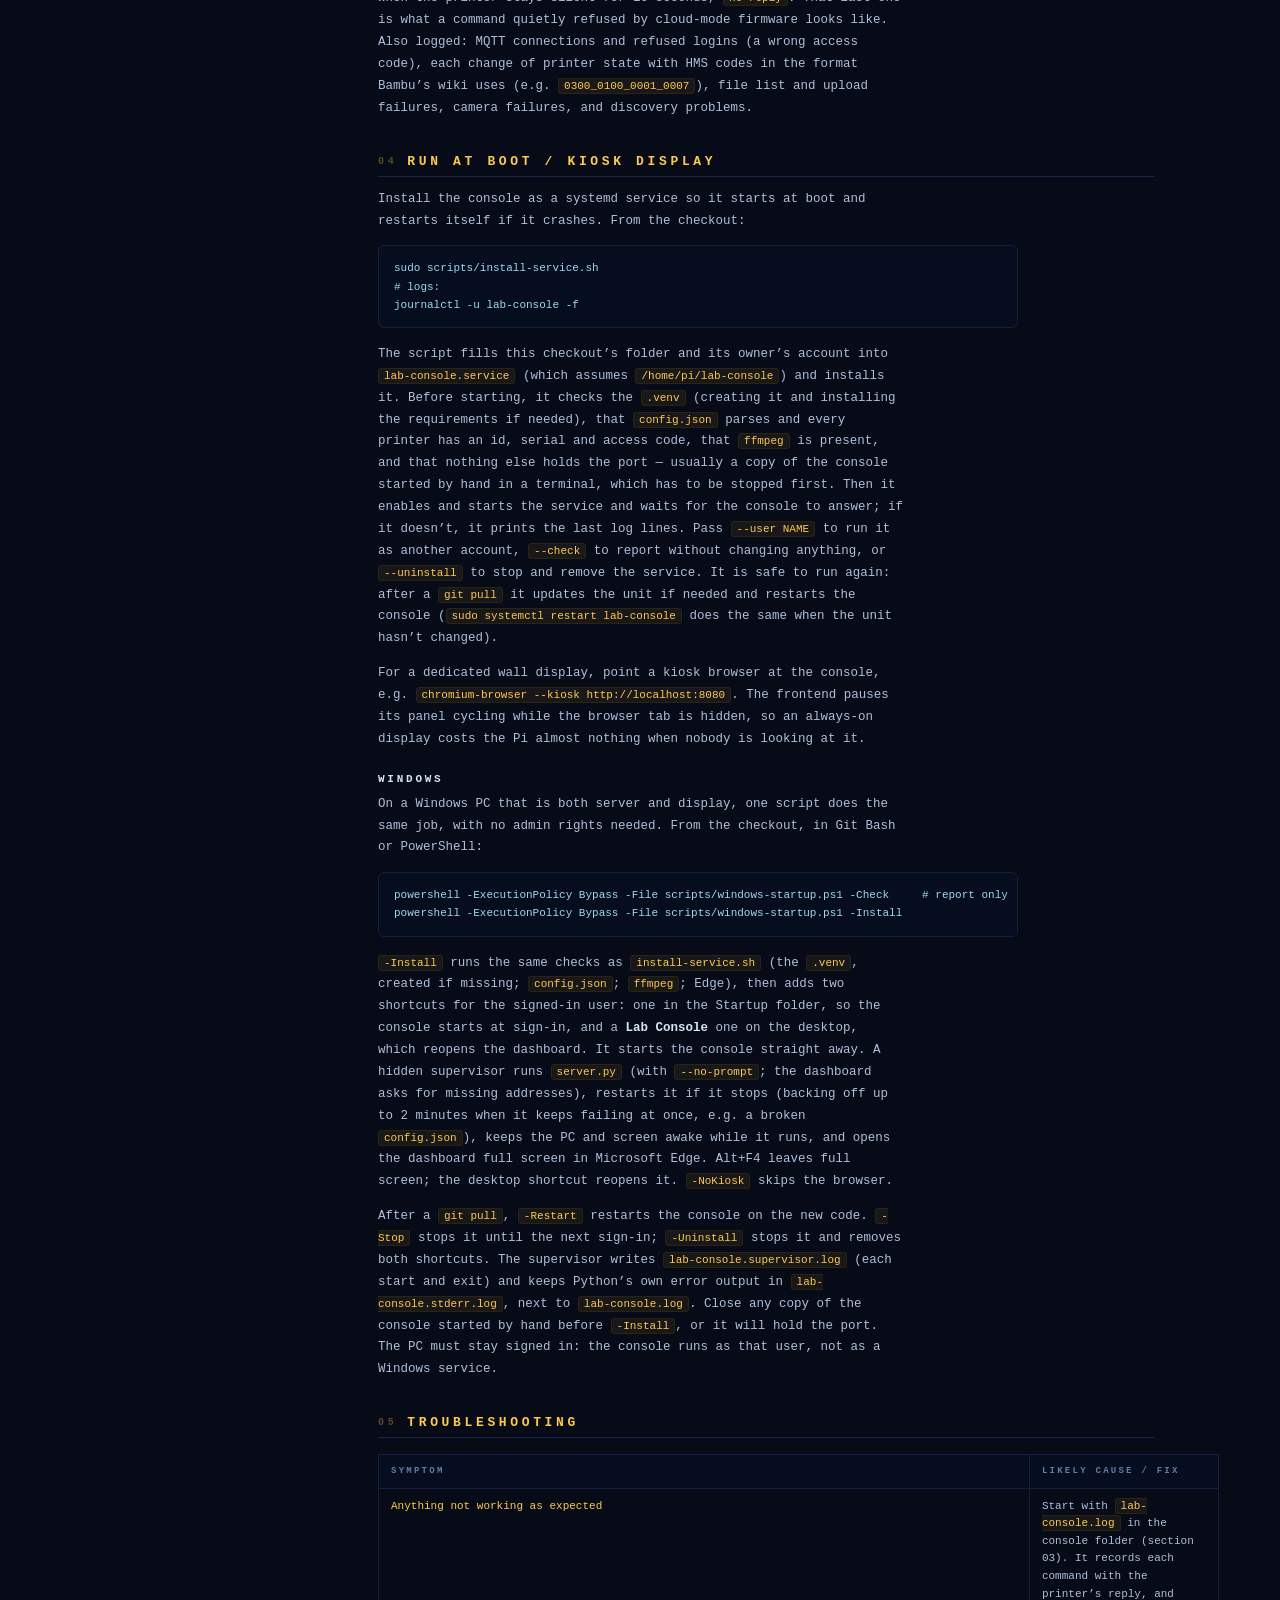
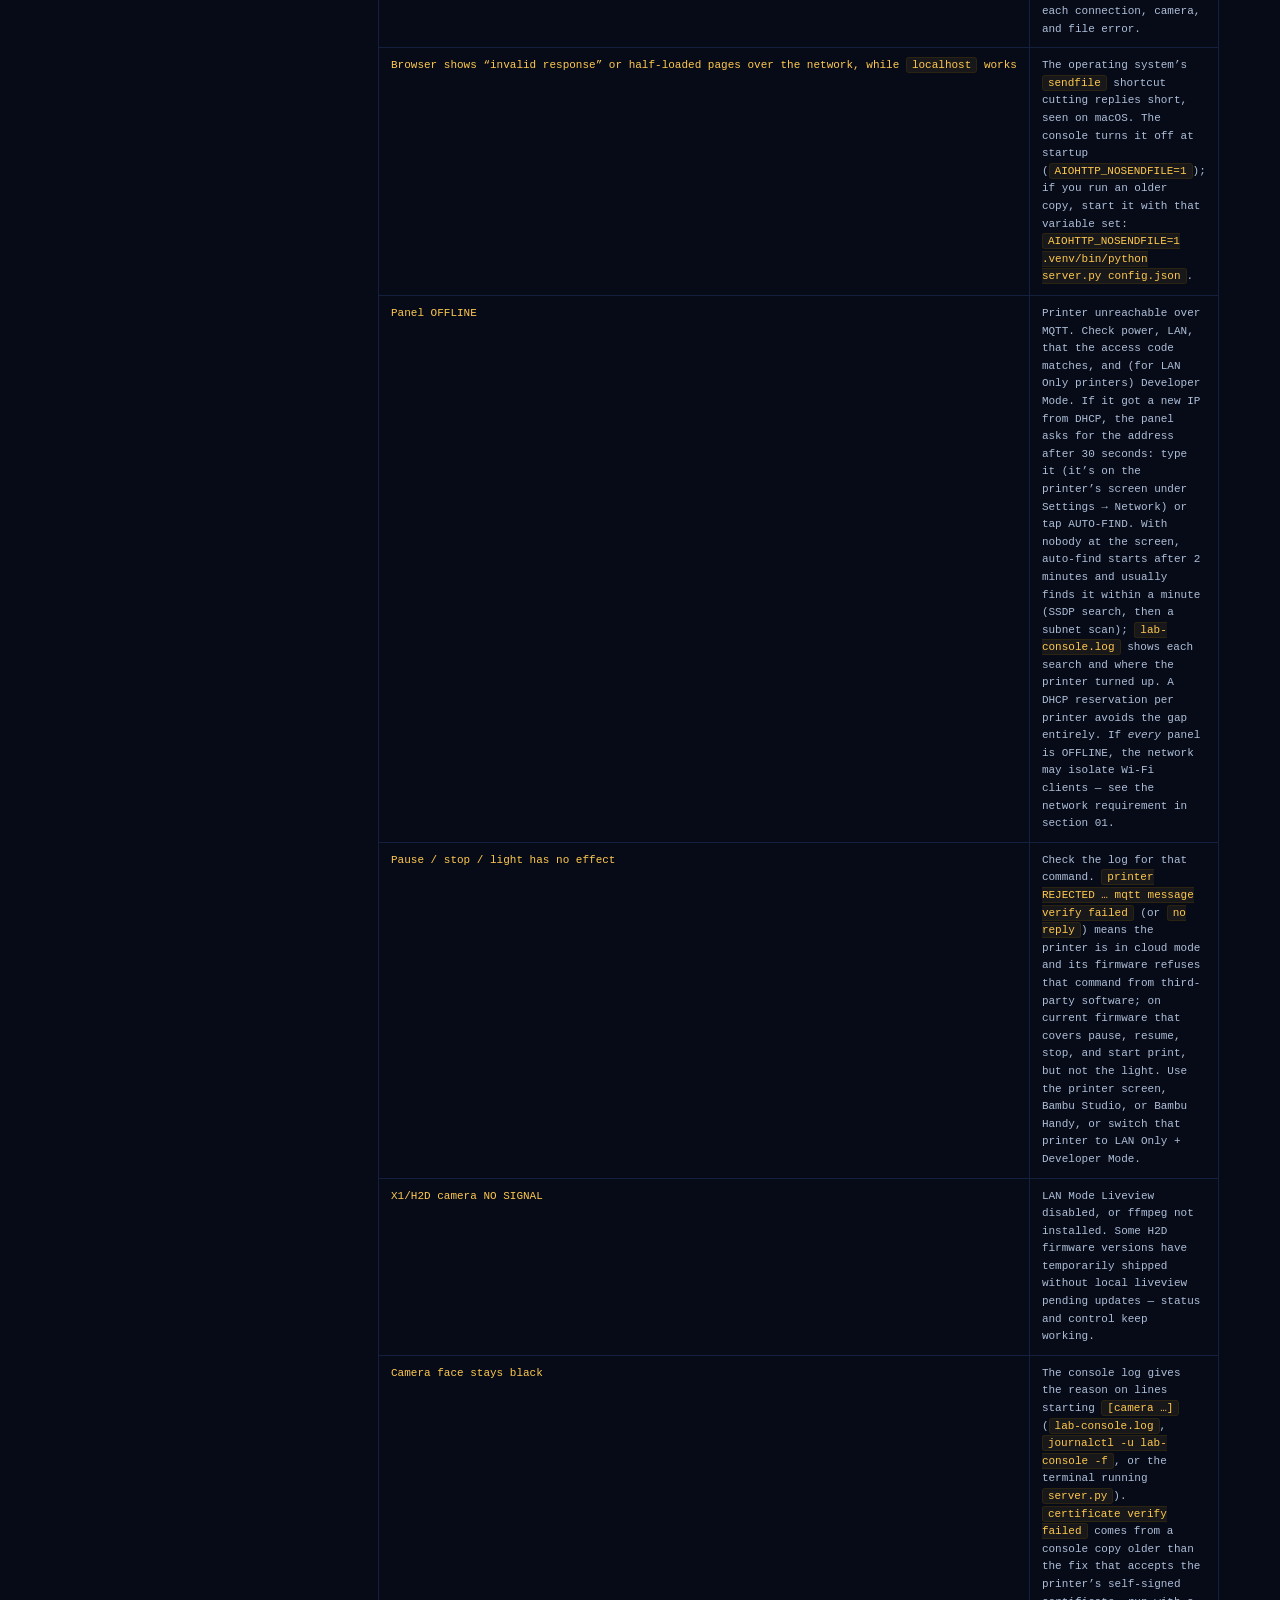
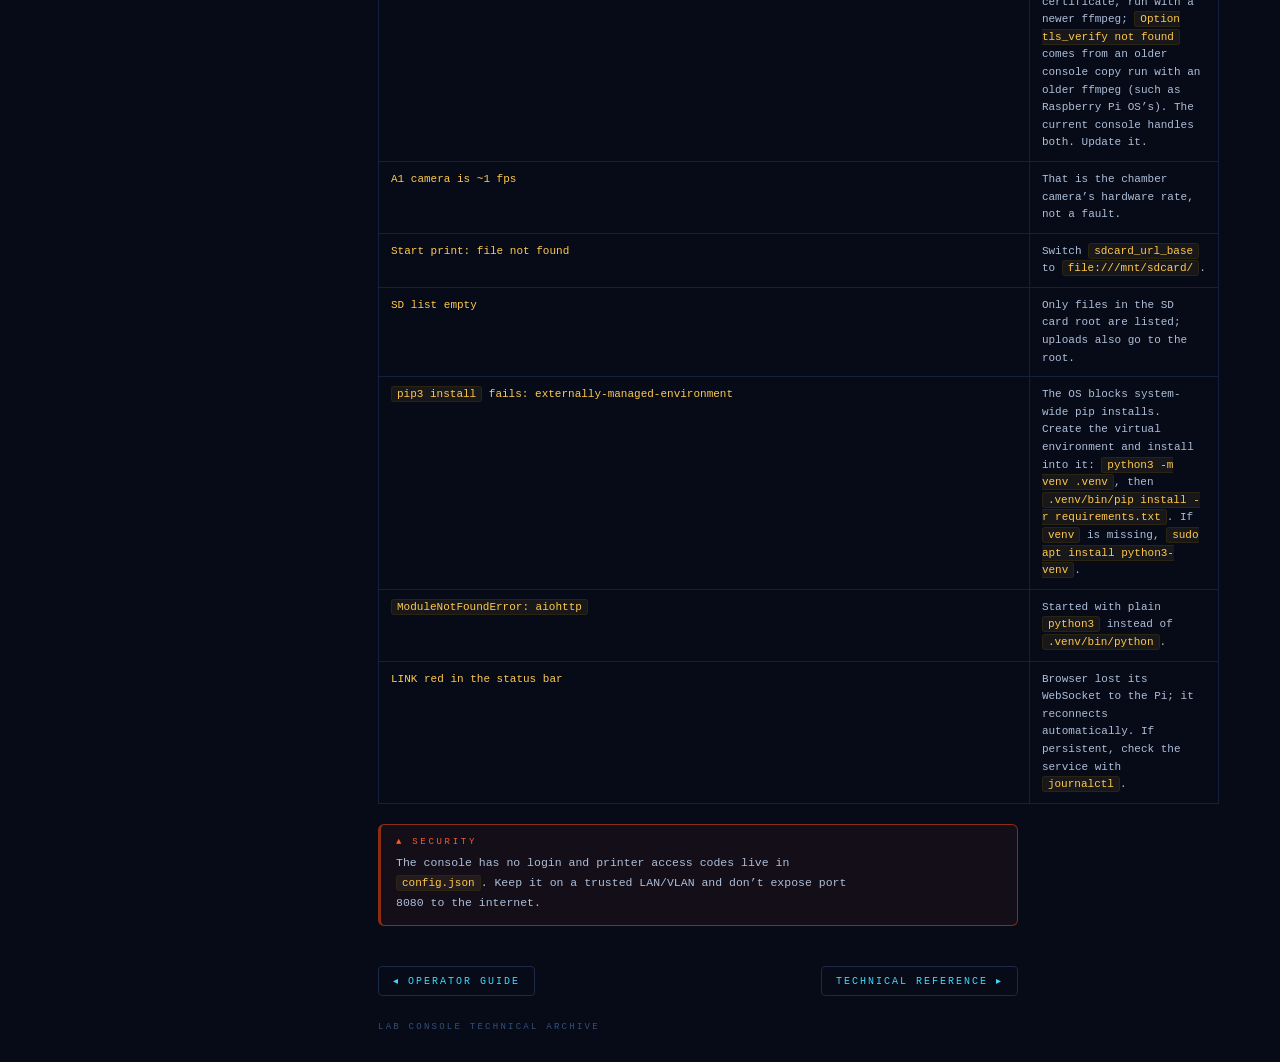
<file: static/docs/admin.html>
<!DOCTYPE html>
<html lang="en">
<head>
<meta charset="UTF-8"><meta name="viewport" content="width=device-width, initial-scale=1.0">
<title>Admin Guide — Lab Console Archive</title>
<link rel="stylesheet" href="/static/docs/docs.css">
</head>
<body>
<div class="topbar">
  <span class="title">LAB CONSOLE</span><span class="sub">— TECHNICAL ARCHIVE</span>
  <span class="spacer"></span>
  <a class="consolelink" href="/">◂ RETURN TO CONSOLE</a>
</div>
<div class="layout">
  <nav class="side"><div class="navbox"><div class="inner">
    <div class="grp">ARCHIVE</div>
    <a href="/static/docs/index.html">OVERVIEW</a>
    <a href="/static/docs/operator.html">OPERATOR GUIDE</a>
    <a href="/static/docs/admin.html" class="active">ADMIN GUIDE</a>
    <a href="#s1" class="sub2">— PRINTER PREREQUISITES</a>
    <a href="#s2" class="sub2">— INSTALLATION</a>
    <a href="#s3" class="sub2">— CONFIG REFERENCE</a>
    <a href="#s4" class="sub2">— RUN AT BOOT / KIOSK</a>
    <a href="#s5" class="sub2">— TROUBLESHOOTING</a>
    <a href="/static/docs/reference.html">TECHNICAL REFERENCE</a>
    <div class="grp">TRAINING</div>
    <a href="/static/docs/index.html#demo">DEMO MODE</a>
    <a href="/static/docs/LabConsole-Manual.pdf">PDF MANUAL ⤓</a>
  </div></div></nav>
  <main>
    <div class="crumb">ARCHIVE / ADMIN GUIDE</div>
    <h1>ADMIN GUIDE</h1>
    <div class="h1sub">SETUP, CONFIGURATION, AND CARE OF THE CONSOLE</div>

    <h2 id="s1"><span class="idx">01</span> PRINTER PREREQUISITES</h2>
    <p>The console reaches every printer over the local network, and a printer can be set up
       for it in either of two modes. Pick one per printer:</p>
    <table class="ref">
      <tr><th>MODE</th><th>WHAT YOU GET</th><th>WHAT YOU GIVE UP</th></tr>
      <tr><td><b>Cloud mode</b> (printer stays on Bambu Cloud)</td>
          <td>Status, progress, ERROR detection, temperatures, AMS, and the camera. Bambu Studio and Bambu Handy keep printing and monitoring over the cloud as before.</td>
          <td>Print control. Firmware with Bambu&rsquo;s 2025 Authorization Control only accepts pause, resume, stop, and start print when they are signed by Bambu Studio or Handy, so it refuses them from the console (<code>mqtt message verify failed</code>); a refused command has no effect on the print. The chamber light still works.</td></tr>
      <tr><td><b>LAN Only + Developer Mode</b></td>
          <td>Everything, including pause, resume, stop, light, and starting prints.</td>
          <td>The printer cannot connect to Bambu Cloud: no Bambu Handy, and Bambu Studio can only reach it from the same local network.</td></tr>
    </table>
    <p>Cloud mode is the usual choice in a shared lab where people send prints from their own
       computers. Verified on X1C and H2D printers in cloud mode: status, the live camera, the
       chamber light, and file upload work. Pause is refused (<code>mqtt message verify
       failed</code>); resume, stop, and start print are the same kind of command and are
       expected to be refused too. Use the printer&rsquo;s screen, Bambu Studio, or Bambu Handy
       for those, and set <code>"cloud": true</code> on that printer in <code>config.json</code>
       (section 03) so the console stops offering them. The printer also raises HMS <code>0500_0500_0001_0007</code> (&ldquo;MQTT
       command verification failed&rdquo;) when it refuses one; the console logs it as a notice
       rather than showing ERROR, since the print carries on.</p>
    <p>Then, on <b>each printer</b>:</p>
    <ol>
      <li>Update to recent firmware.</li>
      <li><b>LAN Only + Developer Mode only</b>: switch to <b>LAN Only Mode</b> and enable <b>Developer Mode</b> (Settings → General/Network). Skip this step for cloud mode.</li>
      <li>Record the <b>Access Code</b> (Settings → Network) and <b>Serial Number</b> (Settings → Device).</li>
      <li><b>X1-series / H2D only</b>: enable <b>LAN Mode Liveview</b> so the RTSPS camera stream is available. This setting works in both modes.</li>
      <li><b>Optional:</b> a fixed address per printer. Discovery recognizes each printer by its serial number and follows it when DHCP hands it a new address, so fixed addresses aren&rsquo;t required, and the console has run this way on a school network. Putting each printer&rsquo;s current address in <code>config.json</code> as <code>ip</code> is still worth doing: a correct address connects instantly, and a stale one is corrected by discovery within a few seconds. Ask your network administrator for DHCP reservations only if discovery can&rsquo;t see the printers. Signs of that are a <code>SSDP listener … unavailable</code> warning in the log, or a panel that stays OFFLINE after its printer gets a new address.</li>
    </ol>
    <div class="callout warn">
      <div class="ct">◈ NETWORK REQUIREMENT</div>
      <p>The console host must be able to open connections to each printer. Wi-Fi networks with <b>client isolation</b> (common on school and guest networks) block this, and every panel stays OFFLINE in either mode. To check a network before installing, run a quick port test from a laptop on the same network: ports 8883 (status) and 322 (X1/H2D camera) or 6000 (A1/P1 camera) must answer.</p>
    </div>
    <div class="callout warn">
      <div class="ct">◈ FIRMWARE UPDATES</div>
      <p>In cloud mode, which controls work depends on the printer&rsquo;s firmware. If controls work today, a later firmware update may restrict them. Monitoring and the camera are not affected.</p>
    </div>
    <div class="callout warn">
      <div class="ct">◈ NOTE</div>
      <p>Regenerating a printer&rsquo;s access code invalidates the one in <code>config.json</code> — the panel will go OFFLINE until the config is updated.</p>
    </div>

    <h2 id="s2"><span class="idx">02</span> INSTALLATION</h2>
    <pre><code>sudo apt update && sudo apt upgrade -y
sudo apt install -y git python3-venv ffmpeg
#   (ffmpeg is only needed for X1/H2D cameras)
git clone https://github.com/billvanloo/LabConsole.git /home/pi/lab-console
cd /home/pi/lab-console
python3 -m venv .venv
.venv/bin/pip install -r requirements.txt
cp config.example.json config.json
nano config.json              # fill in serials + access codes
.venv/bin/python server.py    # open http://&lt;pi-address&gt;:8080</code></pre>
    <p>To evaluate without printers, run <code>.venv/bin/python server.py --demo</code> — no
       config file is required.</p>
    <h3>STARTUP CHECK</h3>
    <p>Run from a terminal, the console first tests each printer at its address in
       <code>config.json</code>. For any that don&rsquo;t answer, it asks for the current address,
       or press <b>Enter</b> to let auto-discovery find it:</p>
    <pre><code>Checking 3 printer(s) at their configured addresses...
  VOYAGER-01       192.168.1.50     ok
  OUTPOST-02       192.168.1.51     no answer
  SCOUT-03         192.168.1.52     ok

OUTPOST-02 (H2D, serial 00W00B000000000): nothing answered at 192.168.1.51; it may have a new address.
  Type its current address (on the printer: Settings > Network),
  or press Enter to let auto-discovery find it.
  Address for OUTPOST-02 [auto]: 192.168.1.73
  Testing 192.168.1.73... connected.
  Save 192.168.1.73 to config.json? [Y/n]</code></pre>
    <p>A typed address is tested with that printer&rsquo;s access code before it&rsquo;s used,
       and a saved one keeps the previous file as <code>config.json.bak</code>. If nobody answers
       a prompt within <code>discovery.ask_timeout_s</code> (2 minutes), that printer and any
       remaining ones go to auto-discovery. The check is skipped when there&rsquo;s no terminal
       to answer (systemd, a kiosk autostart), with <code>--no-prompt</code>, or with
       <code>"startup_prompt": false</code>. In those cases the console&rsquo;s own panels ask
       instead.</p>
    <h3>OPTIONAL: A NAME INSTEAD OF AN IP ADDRESS</h3>
    <p>To open the console at <code>http://labconsole.local:8080</code> rather than the Pi&rsquo;s
       address, run <code>sudo scripts/set-hostname.sh</code> (or pass another name, e.g.
       <code>sudo scripts/set-hostname.sh printlab</code>). It renames the Pi, makes sure the
       Avahi mDNS service is installed, running and starting at boot, then checks that the name
       resolves and the console is listening, and prints the address to open.
       <code>scripts/set-hostname.sh --check</code> reports without changing anything. Macs,
       iPhones, Windows 10/11 and most Linux machines resolve <code>.local</code> names on their
       own, on the same network as the Pi only; for other devices, ask IT for a DNS name pointing
       at the Pi.</p>
    <div class="callout">
      <div class="ct">◈ WHY A VIRTUAL ENVIRONMENT</div>
      <p>Current Raspberry Pi OS (Bookworm and later) and Ubuntu 23.04+ refuse a plain
         <code>pip3 install</code> with <code>error: externally-managed-environment</code>, to
         keep pip from overwriting packages the OS depends on. The <code>.venv</code> folder
         holds the console&rsquo;s own copies of its libraries instead. Always start the
         console with <code>.venv/bin/python</code> — plain <code>python3</code> won&rsquo;t
         see those libraries. The systemd unit already does this.</p>
    </div>
    <div class="callout">
      <div class="ct">◈ NOTE</div>
      <p>The paths above assume the user <code>pi</code>. Newer Raspberry Pi OS images have no
         default <code>pi</code> account — if you chose a different username, substitute your
         own home folder. <code>scripts/install-service.sh</code> (section 04) fills in the
         right account and folder in the service file for you.</p>
    </div>

    <h3>RUNNING ON UBUNTU / OTHER LINUX HOSTS</h3>
    <p>The console runs unchanged on a standard Ubuntu machine (desktop or server) instead of
       a Raspberry Pi — nothing in the code is Pi-specific. Install the same way:</p>
    <pre><code>sudo apt update && sudo apt upgrade -y
sudo apt install -y git python3-venv ffmpeg
git clone https://github.com/billvanloo/LabConsole.git ~/lab-console
cd ~/lab-console
python3 -m venv .venv
.venv/bin/pip install -r requirements.txt</code></pre>
    <p>A few environment differences to check:</p>
    <ul>
      <li><b>Firewall</b> — Ubuntu often runs <code>ufw</code>, which Raspberry Pi OS does not enable by default. Allow the console&rsquo;s port: <code>sudo ufw allow 8080/tcp</code>.</li>
      <li><b>Same LAN as the printers</b> — discovery uses LAN broadcast, multicast, and a scan of the local /24; the host must sit on the same network segment as the printers, not behind a router hop or separate VLAN. If the printers are on a different subnet, list it in <code>discovery.scan_subnets</code>.</li>
      <li><b>Laptops</b> — Wi-Fi power-saving can drop the idle discovery socket or let the machine sleep. Disable suspend and Wi-Fi power management, or use a wired/always-on machine.</li>
    </ul>
    <div class="callout">
      <div class="ct">◈ NOTE</div>
      <p>A typical Ubuntu machine has far more headroom than a Pi 3 — <code>camera.max_streams</code> in the config can safely be raised above 1 if you want multiple live camera views at once.</p>
    </div>

    <h3>RUNNING ON WINDOWS</h3>
    <p>The console also runs on a Windows 10/11 PC, which can be both the server and the display
       (for example a large touchscreen). Use it when the PC can reach the printers and another
       host can&rsquo;t: a school network can let one segment ping the printers while blocking the
       ports the console needs. Check from the PC first, in PowerShell:</p>
    <pre><code>Test-NetConnection &lt;printer-ip&gt; -Port 8883 | Select-Object TcpTestSucceeded</code></pre>
    <p><code>True</code> means it can host the console. Then, in Git Bash (PowerShell works too,
       with <code>.venv\Scripts\python</code>):</p>
    <pre><code>winget install -e --id Python.Python.3.12 --scope user
winget install -e --id Gyan.FFmpeg          # X1/H2D cameras
# close and reopen the terminal, then:
cd ~ &amp;&amp; git clone https://github.com/billvanloo/LabConsole.git &amp;&amp; cd LabConsole
py -m venv .venv
.venv/Scripts/python -m pip install -r requirements.txt
notepad config.json                         # paste in the fleet config
.venv/Scripts/python server.py config.json  # open http://localhost:8080</code></pre>
    <p>Git for Windows provides Git Bash; <code>winget install -e --id Git.Git</code> if it&rsquo;s
       missing. When Windows Firewall asks, allow access only if other computers should open the
       dashboard; a PC that is also the display doesn&rsquo;t need it. To start the console at
       sign-in and show it full screen, see section 04.</p>

    <h2 id="s3"><span class="idx">03</span> CONFIG REFERENCE</h2>
    <h3>PER PRINTER</h3>
    <table class="ref">
      <tr><th>FIELD</th><th>MEANING</th></tr>
      <tr><td>id</td><td>Short unique key; used in URLs.</td></tr>
      <tr><td>name</td><td>Display name on the dashboard, shown large and glowing in each panel&rsquo;s header and in the detail view. Keep it short: a long name is cut off with &ldquo;…&rdquo;.</td></tr>
      <tr><td>model</td><td>Display label (X1 CARBON, H2D, A1 MINI, …).</td></tr>
      <tr><td>serial</td><td>Printer serial number — used for MQTT topics and SSDP matching.</td></tr>
      <tr><td>access_code</td><td>LAN access code from the printer screen.</td></tr>
      <tr><td>ip</td><td>Optional. Discovery fills it in and follows the printer when DHCP gives it a new address (see <code>discovery</code> below). A static or DHCP-reserved address makes startup instant and avoids the gap while a moved printer is re-found.</td></tr>
      <tr><td>camera</td><td><code>rtsp</code> for X1-series and H2D, <code>chamber</code> for A1 / A1 Mini / P1-series, <code>none</code> to disable.</td></tr>
      <tr><td>cloud</td><td>Optional, default <code>false</code>. Set <code>true</code> for a printer left on Bambu Cloud: its firmware refuses pause, resume, stop and start print from the console, so the detail view drops those buttons, offers <b>UPLOAD TO SD…</b> instead of START PRINT…, and says where print control lives. The server also refuses those commands for it, so the printer never raises its verification-failed alert. Monitoring, the camera, the light and upload are unaffected.</td></tr>
    </table>
    <h3>GLOBAL</h3>
    <table class="ref">
      <tr><th>FIELD</th><th>DEFAULT</th><th>MEANING</th></tr>
      <tr><td>http_port</td><td>8080</td><td>Port the console serves on.</td></tr>
      <tr><td>max_upload_mb</td><td>200</td><td>Upload size limit for .3mf files.</td></tr>
      <tr><td>discovery.rediscover_after_s</td><td>30</td><td>How long a printer must be unreachable before the console goes looking for it at a new address.</td></tr>
      <tr><td>discovery.subnet_scan</td><td>true</td><td>Last-resort search: probe the local /24 for printers on port 8883. Each candidate is identified by the serial in its TLS certificate, or by logging in with the missing printer's access code. Turn off if port scans on your network are unwelcome.</td></tr>
      <tr><td>discovery.scan_subnets</td><td>[]</td><td>Subnets to scan, e.g. <code>["192.168.20.0/24"]</code>. Empty means the console host's own /24.</td></tr>
      <tr><td>discovery.min_interval_s</td><td>60</td><td>Minimum time between search passes. Passes that find nothing back off, doubling up to 10 minutes.</td></tr>
      <tr><td>discovery.ask_before_search</td><td>true</td><td>When a printer has been offline for <code>rediscover_after_s</code>, its panel asks for an address (ENTER ADDRESS / AUTO-FIND) before any search. <code>false</code> searches straight away, as in 1.7.</td></tr>
      <tr><td>discovery.ask_timeout_s</td><td>120</td><td>If nobody answers the panel or startup prompt in this long, auto-discovery starts by itself. 0 waits for a person indefinitely.</td></tr>
      <tr><td>startup_prompt</td><td>true</td><td>Test each printer at startup and, when run in a terminal, ask for addresses that don&rsquo;t answer. Also off with <code>--no-prompt</code>.</td></tr>
      <tr><td>discovery.max_empty_scans</td><td>3</td><td>After this many subnet scans in a row miss a printer, it isn't scanned for again until it reconnects, so a printer switched off for the night doesn't have the network swept every 10 minutes. The SSDP search keeps running. 0 means no limit.</td></tr>
      <tr><td>camera.max_streams</td><td>1</td><td>Concurrent camera relays. Keep at 1 on a Pi 3; a Pi 4/5 can take more. A new viewer evicts the oldest when the limit is hit.</td></tr>
      <tr><td>camera.rtsp_fps</td><td>8</td><td>Relay frame rate for RTSPS cameras (transcode cost knob).</td></tr>
      <tr><td>camera.rtsp_width</td><td>640</td><td>Relay width for RTSPS cameras.</td></tr>
      <tr><td>sdcard_url_base</td><td>file:///sdcard/</td><td>Path base for start-print. Switch to <code>file:///mnt/sdcard/</code> if newer firmware reports file-not-found.</td></tr>
      <tr><td>log_file</td><td>lab-console.log</td><td>Log file, relative to the console folder or absolute. Rotates at 1 MB and keeps 3 old files. <code>""</code> turns file logging off; the terminal / journal still get every line.</td></tr>
      <tr><td>log_level</td><td>INFO</td><td><code>DEBUG</code> adds unreadable reports, discovery noise, and messages answering other apps; <code>WARNING</code> keeps only problems.</td></tr>
    </table>

    <h3>LOG FILE</h3>
    <p>The console writes what it does and what goes wrong to <code>lab-console.log</code> in its
       folder (<code>tail -f lab-console.log</code> to watch it live). Access codes are masked as
       <code>****</code>. Every command sent from the console is logged with the printer&rsquo;s
       answer: <code>printer accepted</code>, <code>printer REJECTED</code>, or, when the printer
       stays silent for 10 seconds, <code>no reply</code>. That last one is what a command quietly
       refused by cloud-mode firmware looks like. Also logged: MQTT connections and refused logins
       (a wrong access code), each change of printer state with HMS codes in the format Bambu&rsquo;s
       wiki uses (e.g. <code>0300_0100_0001_0007</code>), file list and upload failures, camera
       failures, and discovery problems.</p>

    <h2 id="s4"><span class="idx">04</span> RUN AT BOOT / KIOSK DISPLAY</h2>
    <p>Install the console as a systemd service so it starts at boot and restarts itself if it
       crashes. From the checkout:</p>
    <pre><code>sudo scripts/install-service.sh
# logs:
journalctl -u lab-console -f</code></pre>
    <p>The script fills this checkout&rsquo;s folder and its owner&rsquo;s account into
       <code>lab-console.service</code> (which assumes <code>/home/pi/lab-console</code>) and
       installs it. Before starting, it checks the <code>.venv</code> (creating it and installing
       the requirements if needed), that <code>config.json</code> parses and every printer has an
       id, serial and access code, that <code>ffmpeg</code> is present, and that nothing else holds
       the port &mdash; usually a copy of the console started by hand in a terminal, which has to be
       stopped first. Then it enables and starts the service and waits for the console to answer;
       if it doesn&rsquo;t, it prints the last log lines. Pass <code>--user NAME</code> to run it
       as another account, <code>--check</code> to report without changing anything, or
       <code>--uninstall</code> to stop and remove the service. It is safe to run again: after a
       <code>git pull</code> it updates the unit if needed and restarts the console
       (<code>sudo systemctl restart lab-console</code> does the same when the unit hasn&rsquo;t
       changed).</p>
    <p>For a dedicated wall display, point a kiosk browser at the console, e.g.
       <code>chromium-browser --kiosk http://localhost:8080</code>. The frontend pauses its
       panel cycling while the browser tab is hidden, so an always-on display costs the Pi
       almost nothing when nobody is looking at it.</p>
    <h3>WINDOWS</h3>
    <p>On a Windows PC that is both server and display, one script does the same job, with no
       admin rights needed. From the checkout, in Git Bash or PowerShell:</p>
    <pre><code>powershell -ExecutionPolicy Bypass -File scripts/windows-startup.ps1 -Check     # report only
powershell -ExecutionPolicy Bypass -File scripts/windows-startup.ps1 -Install</code></pre>
    <p><code>-Install</code> runs the same checks as <code>install-service.sh</code> (the
       <code>.venv</code>, created if missing; <code>config.json</code>; <code>ffmpeg</code>; Edge),
       then adds two shortcuts for the signed-in user: one in the Startup folder, so the console
       starts at sign-in, and a <b>Lab Console</b> one on the desktop, which reopens the dashboard.
       It starts the console straight away. A hidden supervisor runs <code>server.py</code> (with
       <code>--no-prompt</code>; the dashboard asks for missing addresses), restarts it if it stops
       (backing off up to 2 minutes when it keeps failing at once, e.g. a broken
       <code>config.json</code>), keeps the PC and screen awake while it runs, and opens the
       dashboard full screen in Microsoft Edge. Alt+F4 leaves full screen; the desktop shortcut
       reopens it. <code>-NoKiosk</code> skips the browser.</p>
    <p>After a <code>git pull</code>, <code>-Restart</code> restarts the console on the new code.
       <code>-Stop</code> stops it until the next sign-in; <code>-Uninstall</code> stops it and
       removes both shortcuts. The supervisor writes <code>lab-console.supervisor.log</code> (each
       start and exit) and keeps Python&rsquo;s own error output in
       <code>lab-console.stderr.log</code>, next to <code>lab-console.log</code>. Close any copy of
       the console started by hand before <code>-Install</code>, or it will hold the port. The PC
       must stay signed in: the console runs as that user, not as a Windows service.</p>

    <h2 id="s5"><span class="idx">05</span> TROUBLESHOOTING</h2>
    <table class="ref">
      <tr><th>SYMPTOM</th><th>LIKELY CAUSE / FIX</th></tr>
      <tr><td>Anything not working as expected</td><td>Start with <code>lab-console.log</code> in the console folder (section 03). It records each command with the printer&rsquo;s reply, and each connection, camera, and file error.</td></tr>
      <tr><td>Browser shows &ldquo;invalid response&rdquo; or half-loaded pages over the network, while <code>localhost</code> works</td><td>The operating system&rsquo;s <code>sendfile</code> shortcut cutting replies short, seen on macOS. The console turns it off at startup (<code>AIOHTTP_NOSENDFILE=1</code>); if you run an older copy, start it with that variable set: <code>AIOHTTP_NOSENDFILE=1 .venv/bin/python server.py config.json</code>.</td></tr>
      <tr><td>Panel OFFLINE</td><td>Printer unreachable over MQTT. Check power, LAN, that the access code matches, and (for LAN Only printers) Developer Mode. If it got a new IP from DHCP, the panel asks for the address after 30 seconds: type it (it&rsquo;s on the printer&rsquo;s screen under Settings → Network) or tap AUTO-FIND. With nobody at the screen, auto-find starts after 2 minutes and usually finds it within a minute (SSDP search, then a subnet scan); <code>lab-console.log</code> shows each search and where the printer turned up. A DHCP reservation per printer avoids the gap entirely. If <em>every</em> panel is OFFLINE, the network may isolate Wi-Fi clients — see the network requirement in section 01.</td></tr>
      <tr><td>Pause / stop / light has no effect</td><td>Check the log for that command. <code>printer REJECTED … mqtt message verify failed</code> (or <code>no reply</code>) means the printer is in cloud mode and its firmware refuses that command from third-party software; on current firmware that covers pause, resume, stop, and start print, but not the light. Use the printer screen, Bambu Studio, or Bambu Handy, or switch that printer to LAN Only + Developer Mode.</td></tr>
      <tr><td>X1/H2D camera NO SIGNAL</td><td>LAN Mode Liveview disabled, or ffmpeg not installed. Some H2D firmware versions have temporarily shipped without local liveview pending updates — status and control keep working.</td></tr>
      <tr><td>Camera face stays black</td><td>The console log gives the reason on lines starting <code>[camera …]</code> (<code>lab-console.log</code>, <code>journalctl -u lab-console -f</code>, or the terminal running <code>server.py</code>). <code>certificate verify failed</code> comes from a console copy older than the fix that accepts the printer&rsquo;s self-signed certificate, run with a newer ffmpeg; <code>Option tls_verify not found</code> comes from an older console copy run with an older ffmpeg (such as Raspberry Pi OS&rsquo;s). The current console handles both. Update it.</td></tr>
      <tr><td>A1 camera is ~1 fps</td><td>That is the chamber camera&rsquo;s hardware rate, not a fault.</td></tr>
      <tr><td>Start print: file not found</td><td>Switch <code>sdcard_url_base</code> to <code>file:///mnt/sdcard/</code>.</td></tr>
      <tr><td>SD list empty</td><td>Only files in the SD card root are listed; uploads also go to the root.</td></tr>
      <tr><td><code>pip3 install</code> fails: externally-managed-environment</td><td>The OS blocks system-wide pip installs. Create the virtual environment and install into it: <code>python3 -m venv .venv</code>, then <code>.venv/bin/pip install -r requirements.txt</code>. If <code>venv</code> is missing, <code>sudo apt install python3-venv</code>.</td></tr>
      <tr><td><code>ModuleNotFoundError: aiohttp</code></td><td>Started with plain <code>python3</code> instead of <code>.venv/bin/python</code>.</td></tr>
      <tr><td>LINK red in the status bar</td><td>Browser lost its WebSocket to the Pi; it reconnects automatically. If persistent, check the service with <code>journalctl</code>.</td></tr>
    </table>

    <div class="callout danger">
      <div class="ct">▲ SECURITY</div>
      <p>The console has no login and printer access codes live in <code>config.json</code>. Keep it on a trusted LAN/VLAN and don&rsquo;t expose port 8080 to the internet.</p>
    </div>

    <div class="pagenav">
      <a href="/static/docs/operator.html">◂ OPERATOR GUIDE</a>
      <a href="/static/docs/reference.html">TECHNICAL REFERENCE ▸</a>
    </div>
    <div class="foot">LAB CONSOLE TECHNICAL ARCHIVE</div>
  </main>
</div>
</body>
</html>
</file>
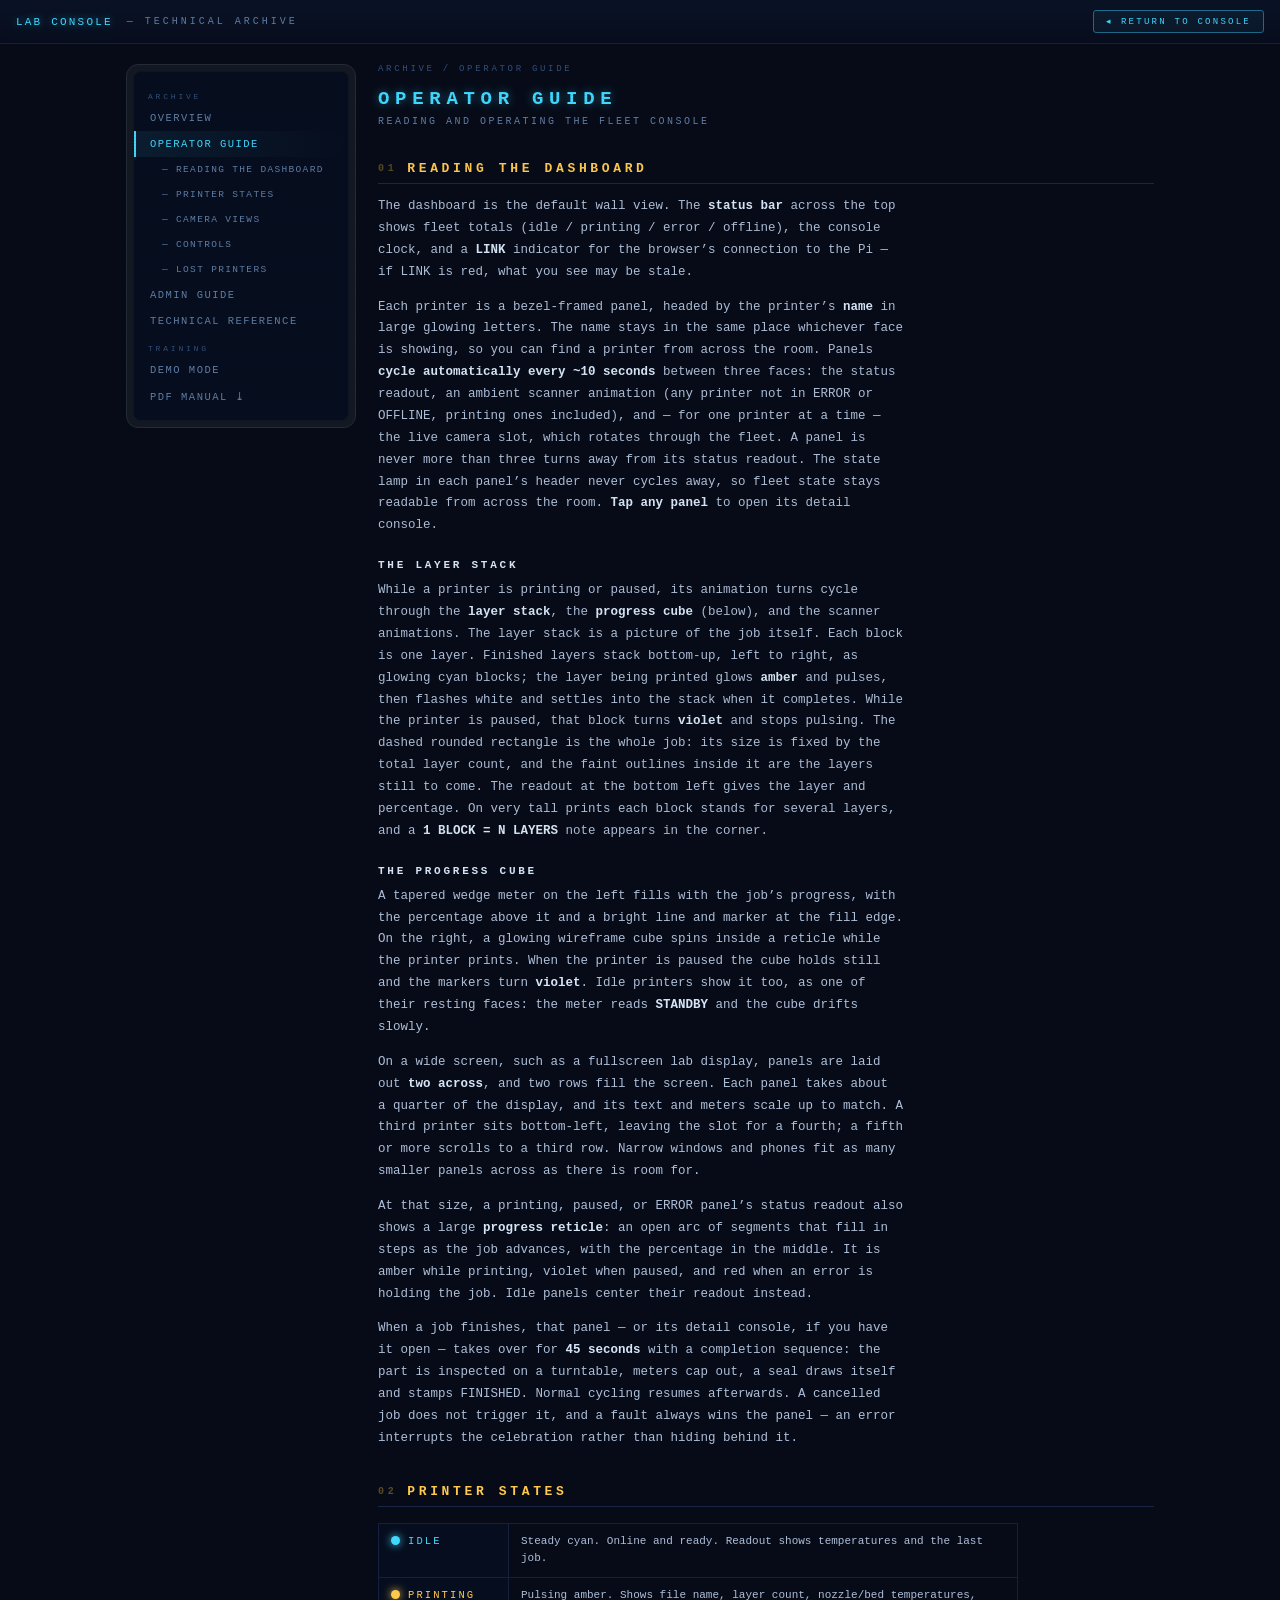
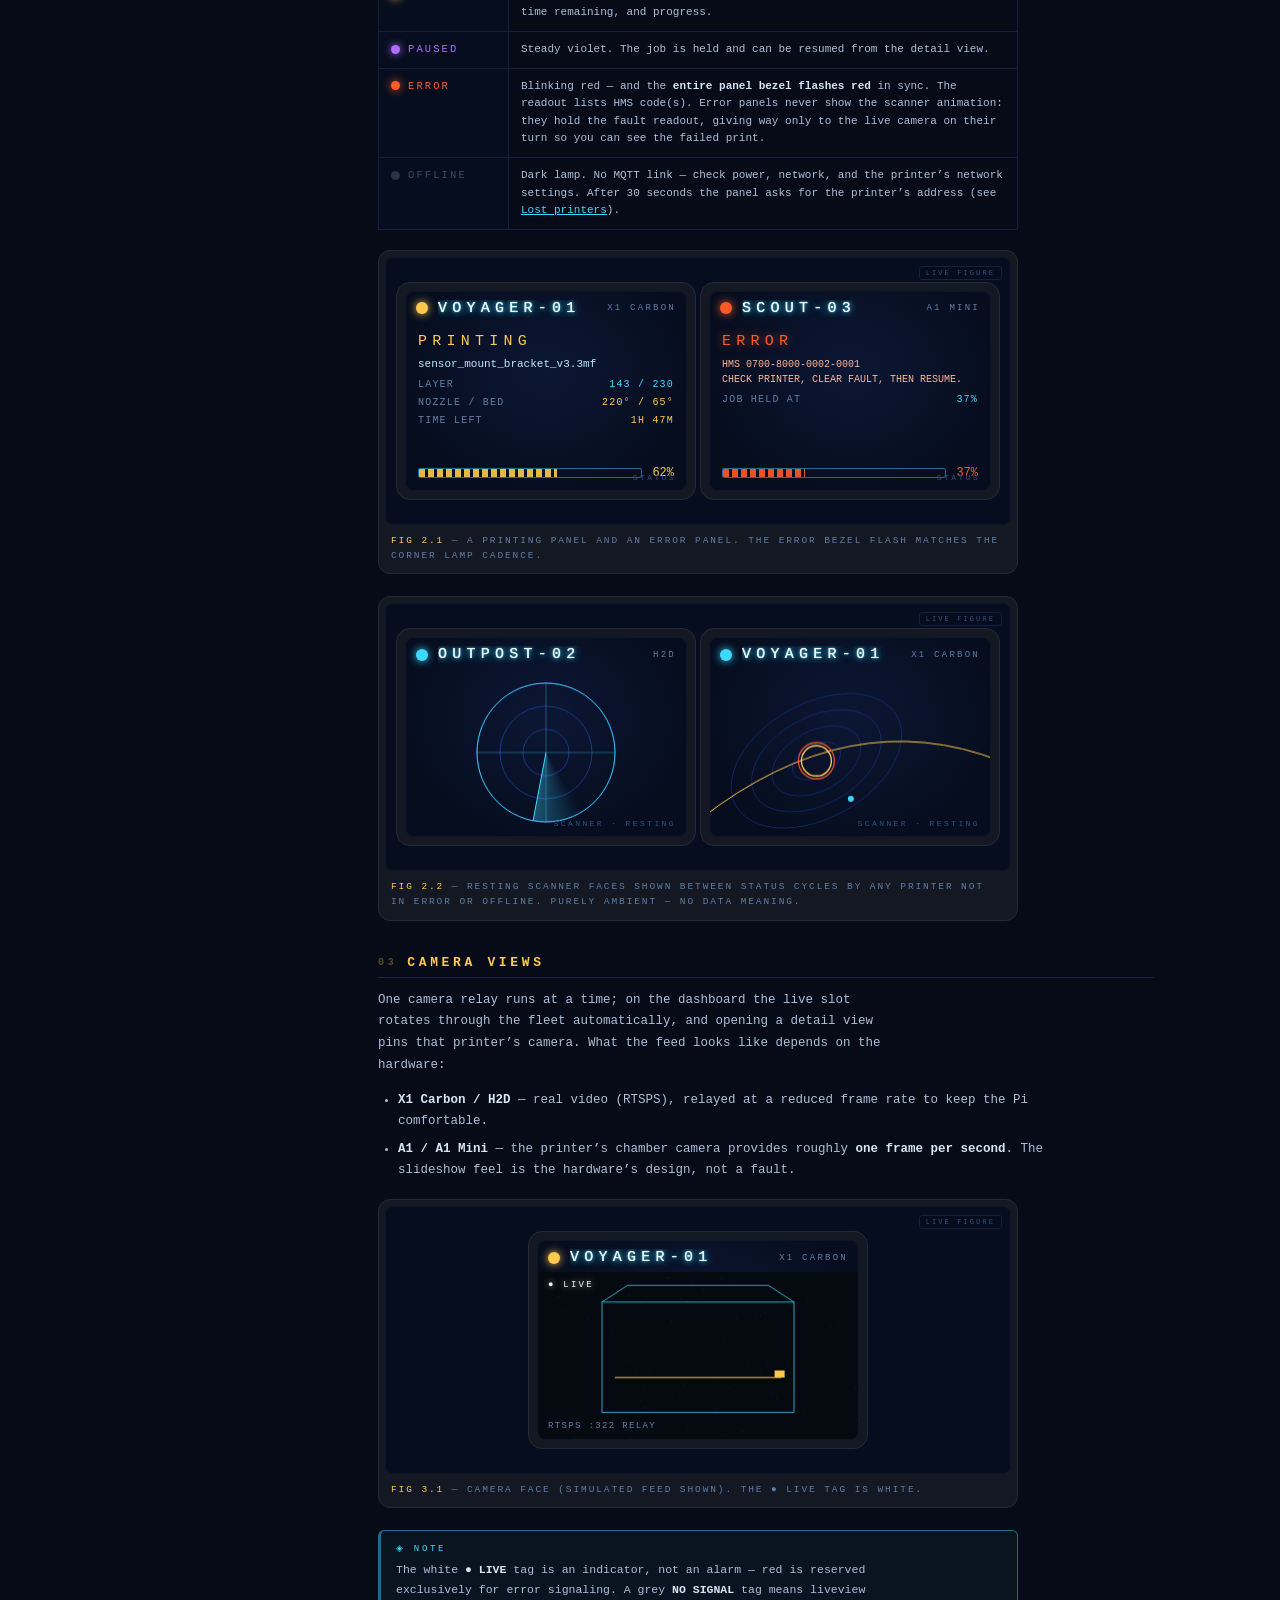
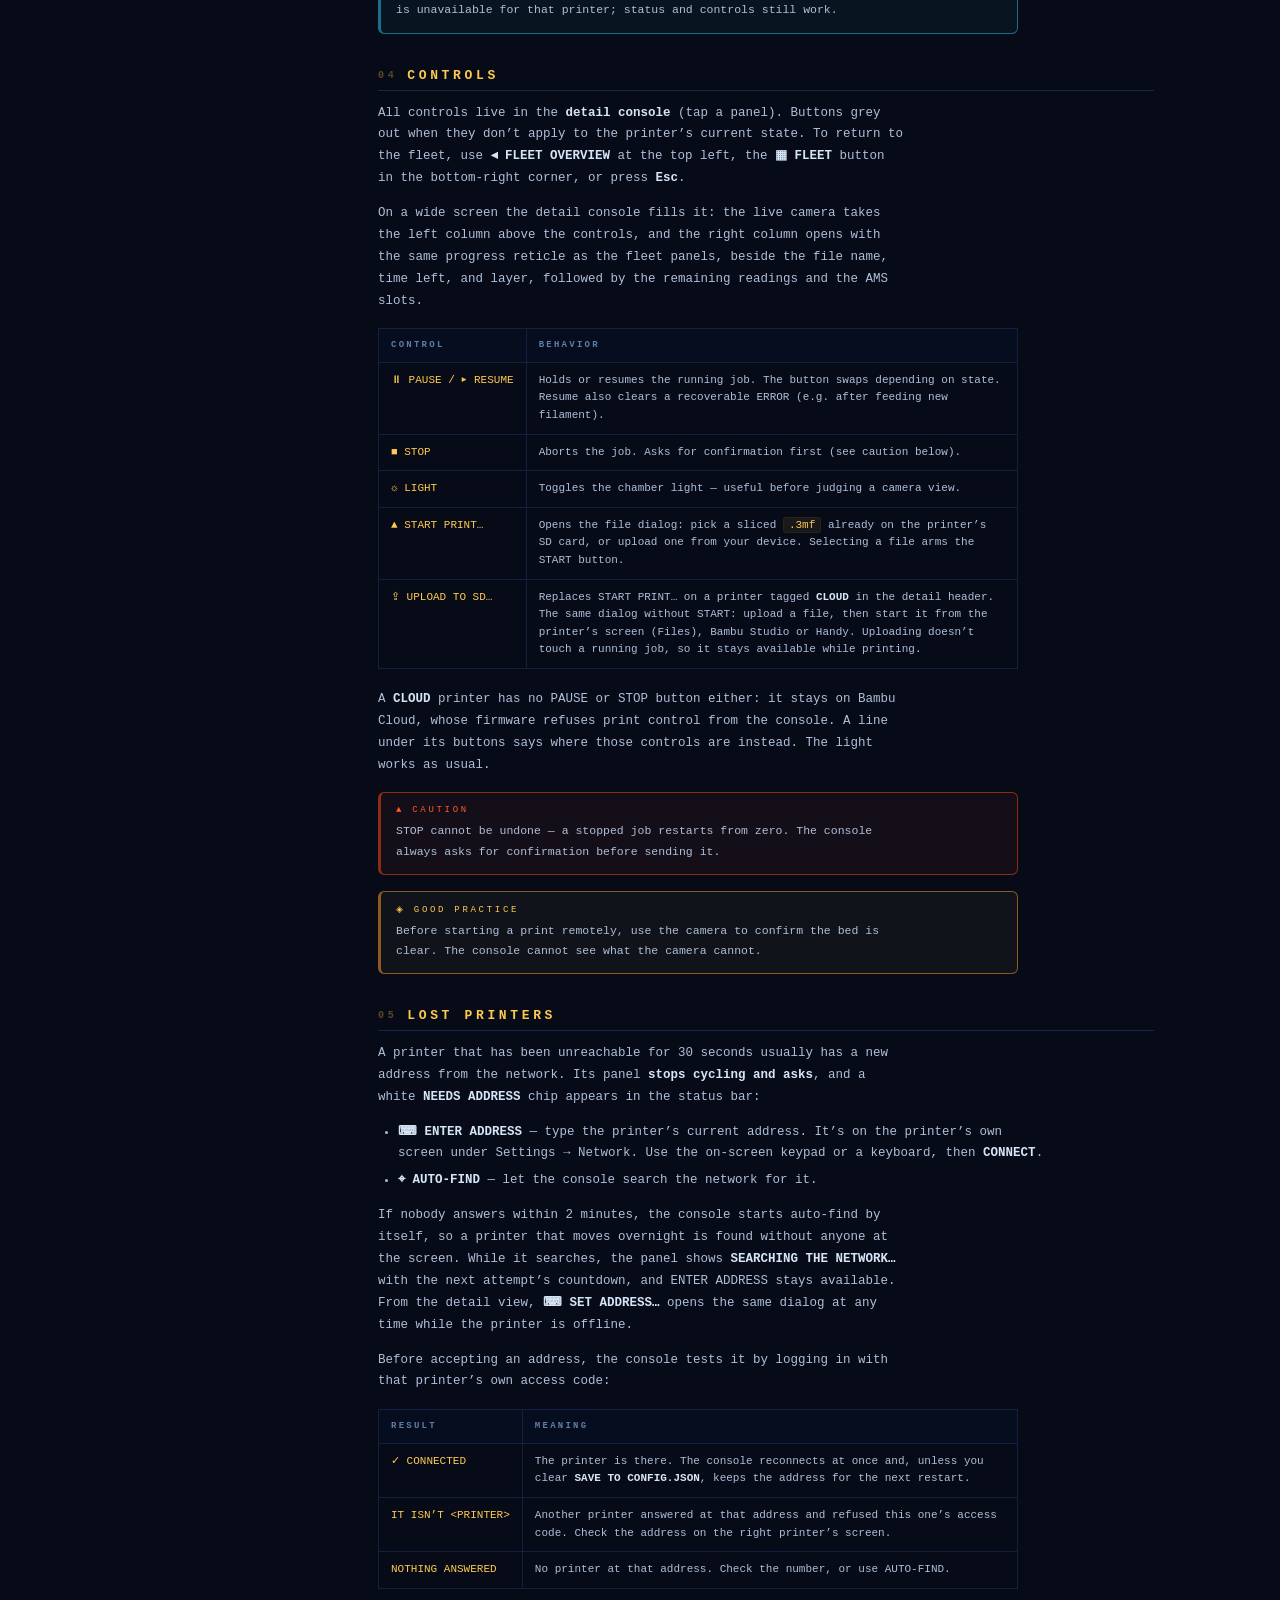
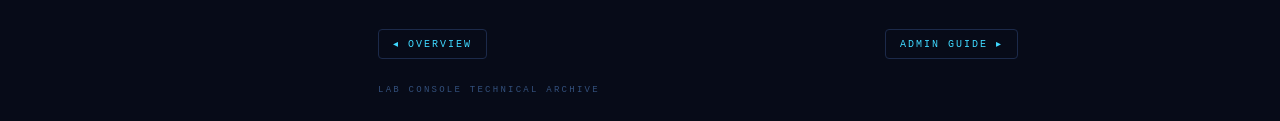
<file: static/docs/operator.html>
<!DOCTYPE html>
<html lang="en">
<head>
<meta charset="UTF-8"><meta name="viewport" content="width=device-width, initial-scale=1.0">
<title>Operator Guide — Lab Console Archive</title>
<link rel="stylesheet" href="/static/docs/docs.css">
</head>
<body>
<div class="topbar">
  <span class="title">LAB CONSOLE</span><span class="sub">— TECHNICAL ARCHIVE</span>
  <span class="spacer"></span>
  <a class="consolelink" href="/">◂ RETURN TO CONSOLE</a>
</div>
<div class="layout">
  <nav class="side"><div class="navbox"><div class="inner">
    <div class="grp">ARCHIVE</div>
    <a href="/static/docs/index.html">OVERVIEW</a>
    <a href="/static/docs/operator.html" class="active">OPERATOR GUIDE</a>
    <a href="#s1" class="sub2">— READING THE DASHBOARD</a>
    <a href="#s2" class="sub2">— PRINTER STATES</a>
    <a href="#s3" class="sub2">— CAMERA VIEWS</a>
    <a href="#s4" class="sub2">— CONTROLS</a>
    <a href="#s5" class="sub2">— LOST PRINTERS</a>
    <a href="/static/docs/admin.html">ADMIN GUIDE</a>
    <a href="/static/docs/reference.html">TECHNICAL REFERENCE</a>
    <div class="grp">TRAINING</div>
    <a href="/static/docs/index.html#demo">DEMO MODE</a>
    <a href="/static/docs/LabConsole-Manual.pdf">PDF MANUAL ⤓</a>
  </div></div></nav>
  <main>
    <div class="crumb">ARCHIVE / OPERATOR GUIDE</div>
    <h1>OPERATOR GUIDE</h1>
    <div class="h1sub">READING AND OPERATING THE FLEET CONSOLE</div>

    <h2 id="s1"><span class="idx">01</span> READING THE DASHBOARD</h2>
    <p>The dashboard is the default wall view. The <b>status bar</b> across the top shows
       fleet totals (idle / printing / error / offline), the console clock, and a
       <b>LINK</b> indicator for the browser&rsquo;s connection to the Pi — if LINK is red,
       what you see may be stale.</p>
    <p>Each printer is a bezel-framed panel, headed by the printer&rsquo;s <b>name</b> in large
       glowing letters. The name stays in the same place whichever face is showing, so you can
       find a printer from across the room. Panels <b>cycle automatically every ~10
       seconds</b> between three faces: the status readout, an ambient scanner animation
       (any printer not in ERROR or OFFLINE, printing ones included), and — for one printer
       at a time — the live camera slot, which rotates through the fleet. A panel is never
       more than three turns away from its status readout. The state lamp in each panel&rsquo;s header never cycles
       away, so fleet state stays readable from across the room. <b>Tap any panel</b> to
       open its detail console.</p>
    <h3>THE LAYER STACK</h3>
    <p>While a printer is printing or paused, its animation turns cycle through the <b>layer
       stack</b>, the <b>progress cube</b> (below), and the scanner animations. The layer stack is
       a picture of the job itself. Each block is
       one layer. Finished layers stack bottom-up, left to right, as glowing cyan blocks; the
       layer being printed glows <b>amber</b> and pulses, then flashes white and settles into
       the stack when it completes. While the printer is paused, that block turns
       <b>violet</b> and stops pulsing. The dashed rounded rectangle is the whole job: its size
       is fixed by the total layer count, and the faint outlines inside it are the layers still
       to come. The readout at the bottom left gives the layer and percentage. On very tall
       prints each block stands for several layers, and a <b>1 BLOCK = N LAYERS</b> note
       appears in the corner.</p>
    <h3>THE PROGRESS CUBE</h3>
    <p>A tapered wedge meter on the left fills with the job&rsquo;s progress, with the percentage
       above it and a bright line and marker at the fill edge. On the right, a glowing wireframe
       cube spins inside a reticle while the printer prints. When the printer is paused the cube
       holds still and the markers turn <b>violet</b>. Idle printers show it too, as one of their
       resting faces: the meter reads <b>STANDBY</b> and the cube drifts slowly.</p>
    <p>On a wide screen, such as a fullscreen lab display, panels are laid out <b>two
       across</b>, and two rows fill the screen. Each panel takes about a quarter of the
       display, and its text and meters scale up to match. A third printer sits
       bottom-left, leaving the slot for a fourth; a fifth or more scrolls to a third row.
       Narrow windows and phones fit as many smaller panels across as there is room for.</p>
    <p>At that size, a printing, paused, or ERROR panel&rsquo;s status readout also shows a large
       <b>progress reticle</b>: an open arc of segments that fill in steps as the job advances,
       with the percentage in the middle. It is amber while printing, violet when paused, and
       red when an error is holding the job. Idle panels center their readout instead.</p>
    <p>When a job finishes, that panel &mdash; or its detail console, if you have it open
       &mdash; takes over for <b>45 seconds</b> with a completion sequence: the part is inspected on a turntable, meters cap out, a seal draws itself
       and stamps FINISHED. Normal cycling resumes afterwards. A cancelled job does not
       trigger it, and a fault always wins the panel &mdash; an error interrupts the
       celebration rather than hiding behind it.</p>

    <h2 id="s2"><span class="idx">02</span> PRINTER STATES</h2>
    <table class="legend">
      <tr><td><span class="lamp idle"></span><span class="sw idle">IDLE</span></td>
          <td>Steady cyan. Online and ready. Readout shows temperatures and the last job.</td></tr>
      <tr><td><span class="lamp printing"></span><span class="sw printing">PRINTING</span></td>
          <td>Pulsing amber. Shows file name, layer count, nozzle/bed temperatures, time remaining, and progress.</td></tr>
      <tr><td><span class="lamp paused"></span><span class="sw paused">PAUSED</span></td>
          <td>Steady violet. The job is held and can be resumed from the detail view.</td></tr>
      <tr><td><span class="lamp error"></span><span class="sw error">ERROR</span></td>
          <td>Blinking red — and the <b>entire panel bezel flashes red</b> in sync. The readout lists HMS code(s). Error panels never show the scanner animation: they hold the fault readout, giving way only to the live camera on their turn so you can see the failed print.</td></tr>
      <tr><td><span class="lamp offline"></span><span class="sw offline">OFFLINE</span></td>
          <td>Dark lamp. No MQTT link — check power, network, and the printer&rsquo;s network settings. After 30 seconds the panel asks for the printer&rsquo;s address (see <a href="#s5">Lost printers</a>).</td></tr>
    </table>

    <figure class="shot">
      <div class="ph" style="padding:10px"><span class="livechip">LIVE FIGURE</span>
        <div class="figrow">
          <div class="figpanel"><div class="crt">
            <div class="phead"><span class="lamp printing"></span><span class="pname nameglow">VOYAGER-01</span><span class="pmodel">X1 CARBON</span></div>
            <div class="pbody">
              <div class="statword printing">PRINTING</div>
              <div class="fname">sensor_mount_bracket_v3.3mf</div>
              <div class="kv"><span>LAYER</span><b>143 / 230</b></div>
              <div class="kv"><span>NOZZLE / BED</span><b class="warm">220° / 65°</b></div>
              <div class="kv"><span>TIME LEFT</span><b class="warm">1H 47M</b></div>
              <div class="progrow"><div class="pbar"><i style="width:62%"></i></div><span class="ppct">62%</span></div>
              <span class="facechip">STATUS</span>
            </div></div></div>
          <div class="figpanel error"><div class="crt">
            <div class="phead"><span class="lamp error"></span><span class="pname nameglow">SCOUT-03</span><span class="pmodel">A1 MINI</span></div>
            <div class="pbody">
              <div class="statword error">ERROR</div>
              <div class="errline">HMS 0700-8000-0002-0001<br>CHECK PRINTER, CLEAR FAULT, THEN RESUME.</div>
              <div class="kv"><span>JOB HELD AT</span><b>37%</b></div>
              <div class="progrow"><div class="pbar errbar"><i style="width:37%"></i></div><span class="ppct" style="color:var(--alert)">37%</span></div>
              <span class="facechip">STATUS</span>
            </div></div></div>
        </div>
      </div>
      <figcaption><span class="fig">FIG 2.1</span> — A PRINTING PANEL AND AN ERROR PANEL. THE ERROR BEZEL FLASH MATCHES THE CORNER LAMP CADENCE.</figcaption>
    </figure>

    <figure class="shot">
      <div class="ph" style="padding:10px"><span class="livechip">LIVE FIGURE</span>
        <div class="figrow">
          <div class="figpanel"><div class="crt">
            <div class="phead"><span class="lamp idle"></span><span class="pname nameglow">OUTPOST-02</span><span class="pmodel">H2D</span></div>
            <div class="pbody"><canvas class="bganim" data-fig="radar"></canvas><span class="facechip">SCANNER · RESTING</span></div>
          </div></div>
          <div class="figpanel"><div class="crt">
            <div class="phead"><span class="lamp idle"></span><span class="pname nameglow">VOYAGER-01</span><span class="pmodel">X1 CARBON</span></div>
            <div class="pbody"><canvas class="bganim" data-fig="orbit"></canvas><span class="facechip">SCANNER · RESTING</span></div>
          </div></div>
        </div>
      </div>
      <figcaption><span class="fig">FIG 2.2</span> — RESTING SCANNER FACES SHOWN BETWEEN STATUS CYCLES BY ANY PRINTER NOT IN ERROR OR OFFLINE. PURELY AMBIENT — NO DATA MEANING.</figcaption>
    </figure>

    <h2 id="s3"><span class="idx">03</span> CAMERA VIEWS</h2>
    <p>One camera relay runs at a time; on the dashboard the live slot rotates through the
       fleet automatically, and opening a detail view pins that printer&rsquo;s camera. What
       the feed looks like depends on the hardware:</p>
    <ul>
      <li><b>X1 Carbon / H2D</b> — real video (RTSPS), relayed at a reduced frame rate to keep the Pi comfortable.</li>
      <li><b>A1 / A1 Mini</b> — the printer&rsquo;s chamber camera provides roughly <b>one frame per second</b>. The slideshow feel is the hardware&rsquo;s design, not a fault.</li>
    </ul>

    <figure class="shot">
      <div class="ph" style="padding:10px"><span class="livechip">LIVE FIGURE</span>
        <div class="figpanel"><div class="crt">
          <div class="phead"><span class="lamp printing"></span><span class="pname nameglow">VOYAGER-01</span><span class="pmodel">X1 CARBON</span></div>
          <div class="pbody"><canvas class="bganim" data-fig="camdemo"></canvas>
            <span class="camtag rec">LIVE</span><span class="camfoot">RTSPS :322 RELAY</span></div>
        </div></div>
      </div>
      <figcaption><span class="fig">FIG 3.1</span> — CAMERA FACE (SIMULATED FEED SHOWN). THE ● LIVE TAG IS WHITE.</figcaption>
    </figure>

    <div class="callout">
      <div class="ct">◈ NOTE</div>
      <p>The white <b>● LIVE</b> tag is an indicator, not an alarm — red is reserved exclusively for error signaling. A grey <b>NO SIGNAL</b> tag means liveview is unavailable for that printer; status and controls still work.</p>
    </div>

    <h2 id="s4"><span class="idx">04</span> CONTROLS</h2>
    <p>All controls live in the <b>detail console</b> (tap a panel). Buttons grey out when
       they don&rsquo;t apply to the printer&rsquo;s current state. To return to the fleet, use
       <b>◂ FLEET OVERVIEW</b> at the top left, the <b>▦ FLEET</b> button in the bottom-right
       corner, or press <b>Esc</b>.</p>
    <p>On a wide screen the detail console fills it: the live camera takes the left column
       above the controls, and the right column opens with the same progress reticle as the
       fleet panels, beside the file name, time left, and layer, followed by the remaining
       readings and the AMS slots.</p>
    <table class="ref">
      <tr><th>CONTROL</th><th>BEHAVIOR</th></tr>
      <tr><td>⏸ PAUSE / ▶ RESUME</td><td>Holds or resumes the running job. The button swaps depending on state. Resume also clears a recoverable ERROR (e.g. after feeding new filament).</td></tr>
      <tr><td>■ STOP</td><td>Aborts the job. Asks for confirmation first (see caution below).</td></tr>
      <tr><td>☼ LIGHT</td><td>Toggles the chamber light — useful before judging a camera view.</td></tr>
      <tr><td>▲ START PRINT…</td><td>Opens the file dialog: pick a sliced <code>.3mf</code> already on the printer&rsquo;s SD card, or upload one from your device. Selecting a file arms the START button.</td></tr>
      <tr><td>⇪ UPLOAD TO SD…</td><td>Replaces START PRINT… on a printer tagged <b>CLOUD</b> in the detail header. The same dialog without START: upload a file, then start it from the printer&rsquo;s screen (Files), Bambu Studio or Handy. Uploading doesn&rsquo;t touch a running job, so it stays available while printing.</td></tr>
    </table>
    <p>A <b>CLOUD</b> printer has no PAUSE or STOP button either: it stays on Bambu Cloud, whose
       firmware refuses print control from the console. A line under its buttons says where those
       controls are instead. The light works as usual.</p>

    <div class="callout danger">
      <div class="ct">▲ CAUTION</div>
      <p>STOP cannot be undone — a stopped job restarts from zero. The console always asks for confirmation before sending it.</p>
    </div>
    <div class="callout warn">
      <div class="ct">◈ GOOD PRACTICE</div>
      <p>Before starting a print remotely, use the camera to confirm the bed is clear. The console cannot see what the camera cannot.</p>
    </div>

    <h2 id="s5"><span class="idx">05</span> LOST PRINTERS</h2>
    <p>A printer that has been unreachable for 30 seconds usually has a new address from the
       network. Its panel <b>stops cycling and asks</b>, and a white <b>NEEDS ADDRESS</b> chip
       appears in the status bar:</p>
    <ul>
      <li><b>⌨ ENTER ADDRESS</b> — type the printer&rsquo;s current address. It&rsquo;s on the
          printer&rsquo;s own screen under Settings → Network. Use the on-screen keypad or a
          keyboard, then <b>CONNECT</b>.</li>
      <li><b>⌖ AUTO-FIND</b> — let the console search the network for it.</li>
    </ul>
    <p>If nobody answers within 2 minutes, the console starts auto-find by itself, so a
       printer that moves overnight is found without anyone at the screen. While it searches,
       the panel shows <b>SEARCHING THE NETWORK…</b> with the next attempt&rsquo;s countdown,
       and ENTER ADDRESS stays available. From the detail view, <b>⌨ SET ADDRESS…</b> opens
       the same dialog at any time while the printer is offline.</p>
    <p>Before accepting an address, the console tests it by logging in with that
       printer&rsquo;s own access code:</p>
    <table class="ref">
      <tr><th>RESULT</th><th>MEANING</th></tr>
      <tr><td>✓ CONNECTED</td><td>The printer is there. The console reconnects at once and, unless you clear <b>SAVE TO CONFIG.JSON</b>, keeps the address for the next restart.</td></tr>
      <tr><td>IT ISN&rsquo;T &lt;PRINTER&gt;</td><td>Another printer answered at that address and refused this one&rsquo;s access code. Check the address on the right printer&rsquo;s screen.</td></tr>
      <tr><td>NOTHING ANSWERED</td><td>No printer at that address. Check the number, or use AUTO-FIND.</td></tr>
    </table>

    <div class="pagenav">
      <a href="/static/docs/index.html">◂ OVERVIEW</a>
      <a href="/static/docs/admin.html">ADMIN GUIDE ▸</a>
    </div>
    <div class="foot">LAB CONSOLE TECHNICAL ARCHIVE</div>
  </main>
</div>
<script src="/static/docs/figs.js"></script>
</body>
</html>
</file>
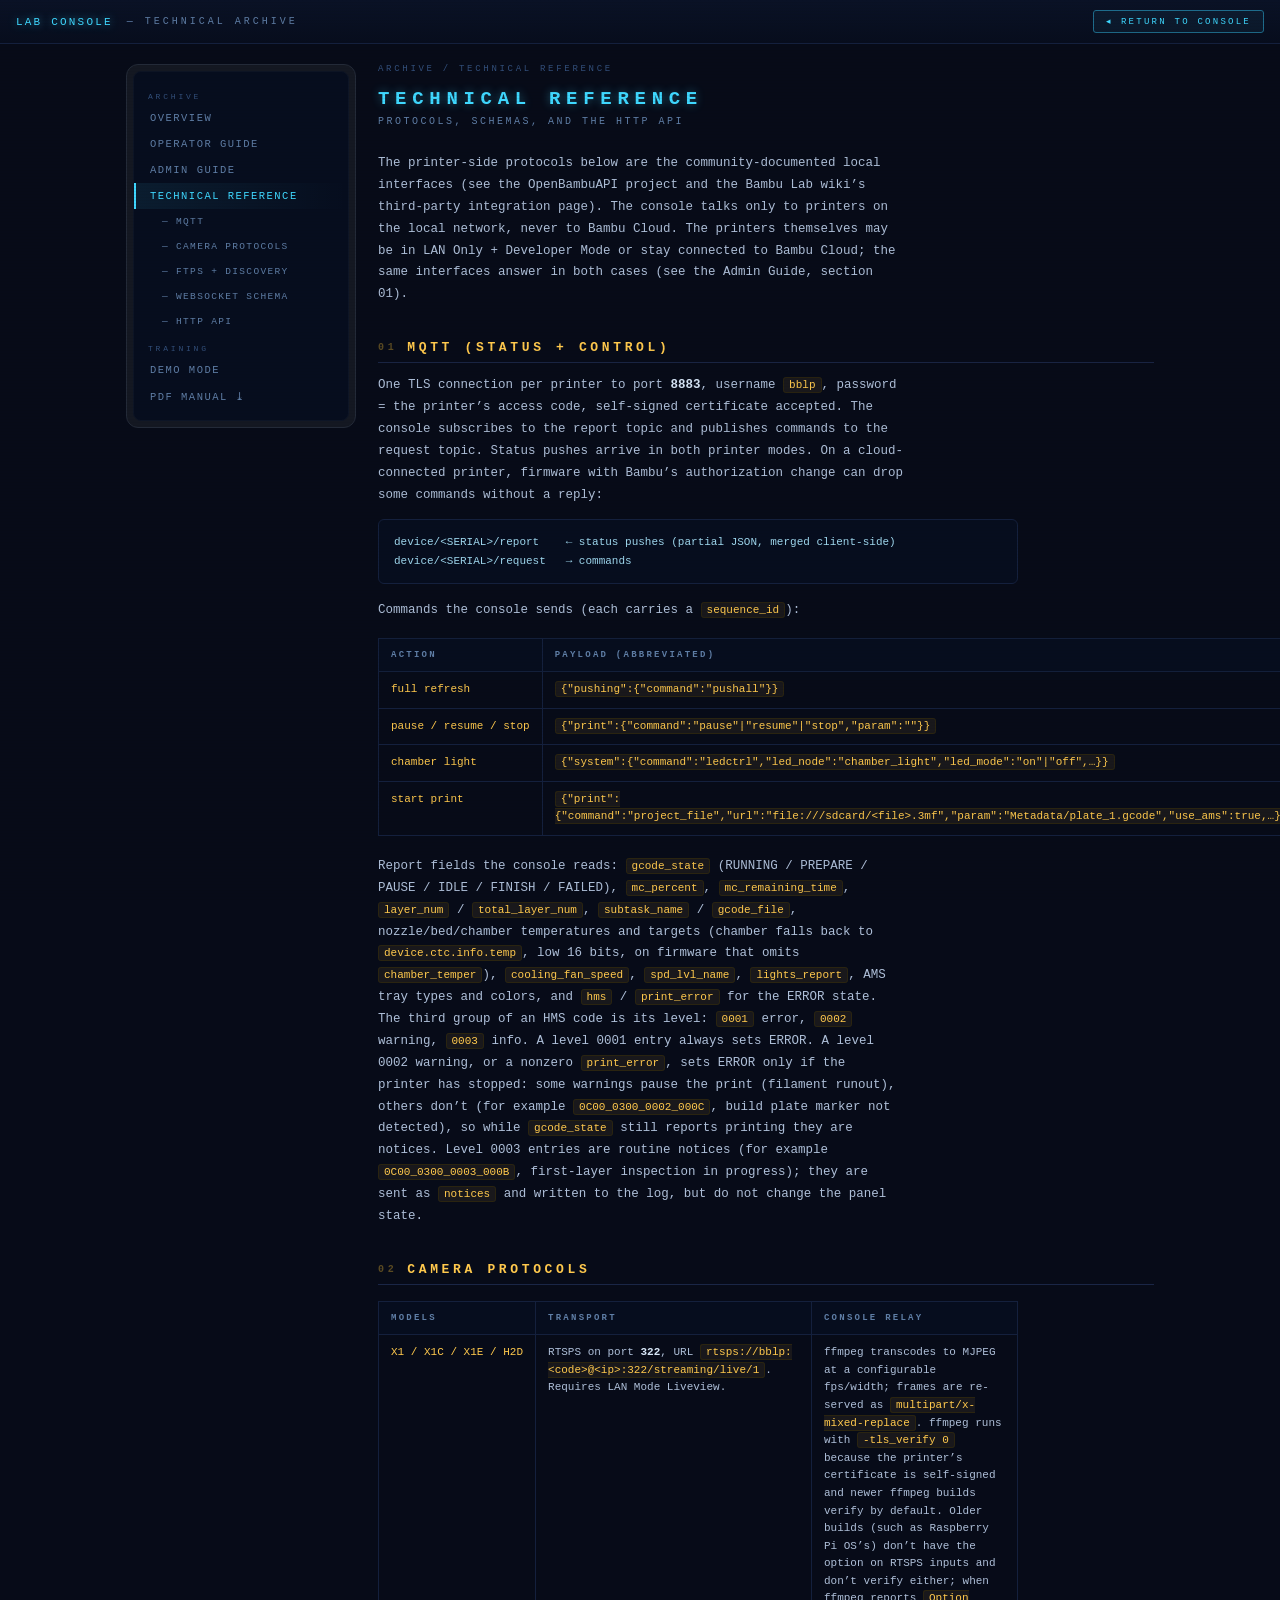
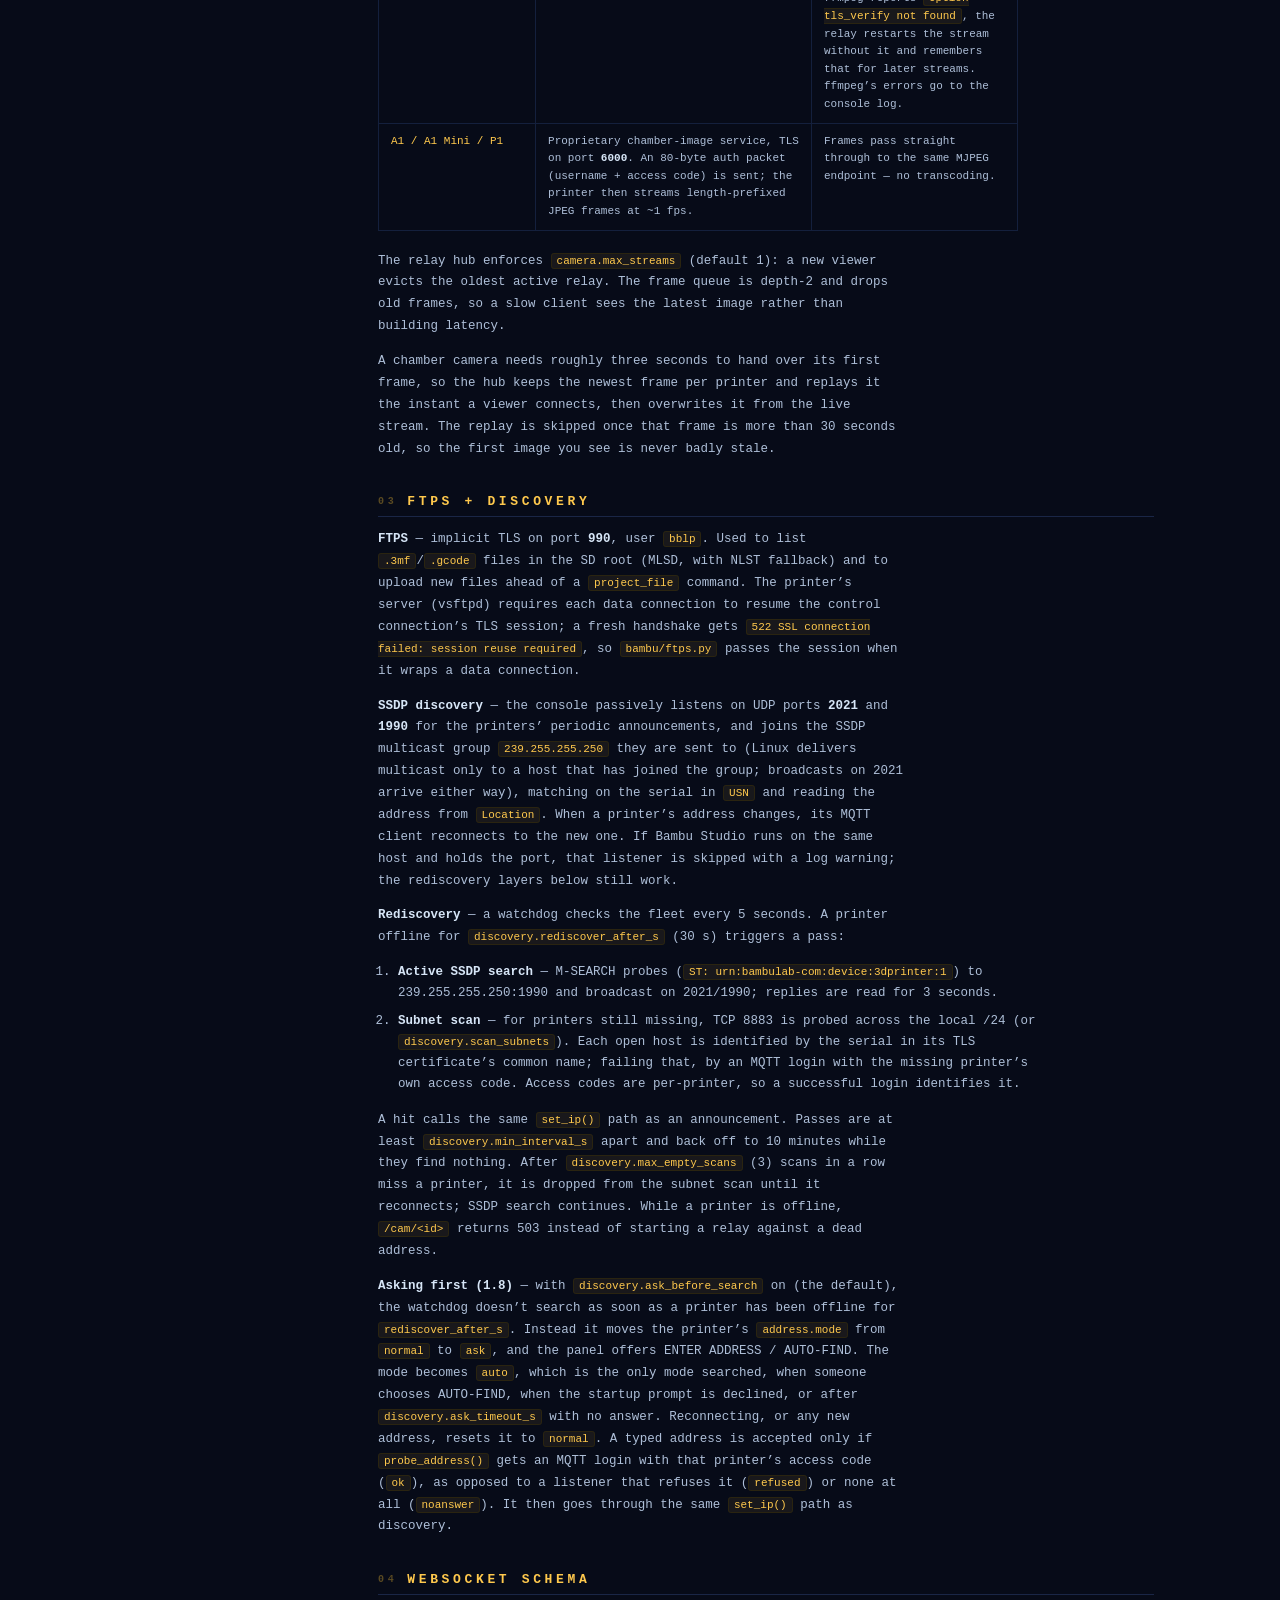
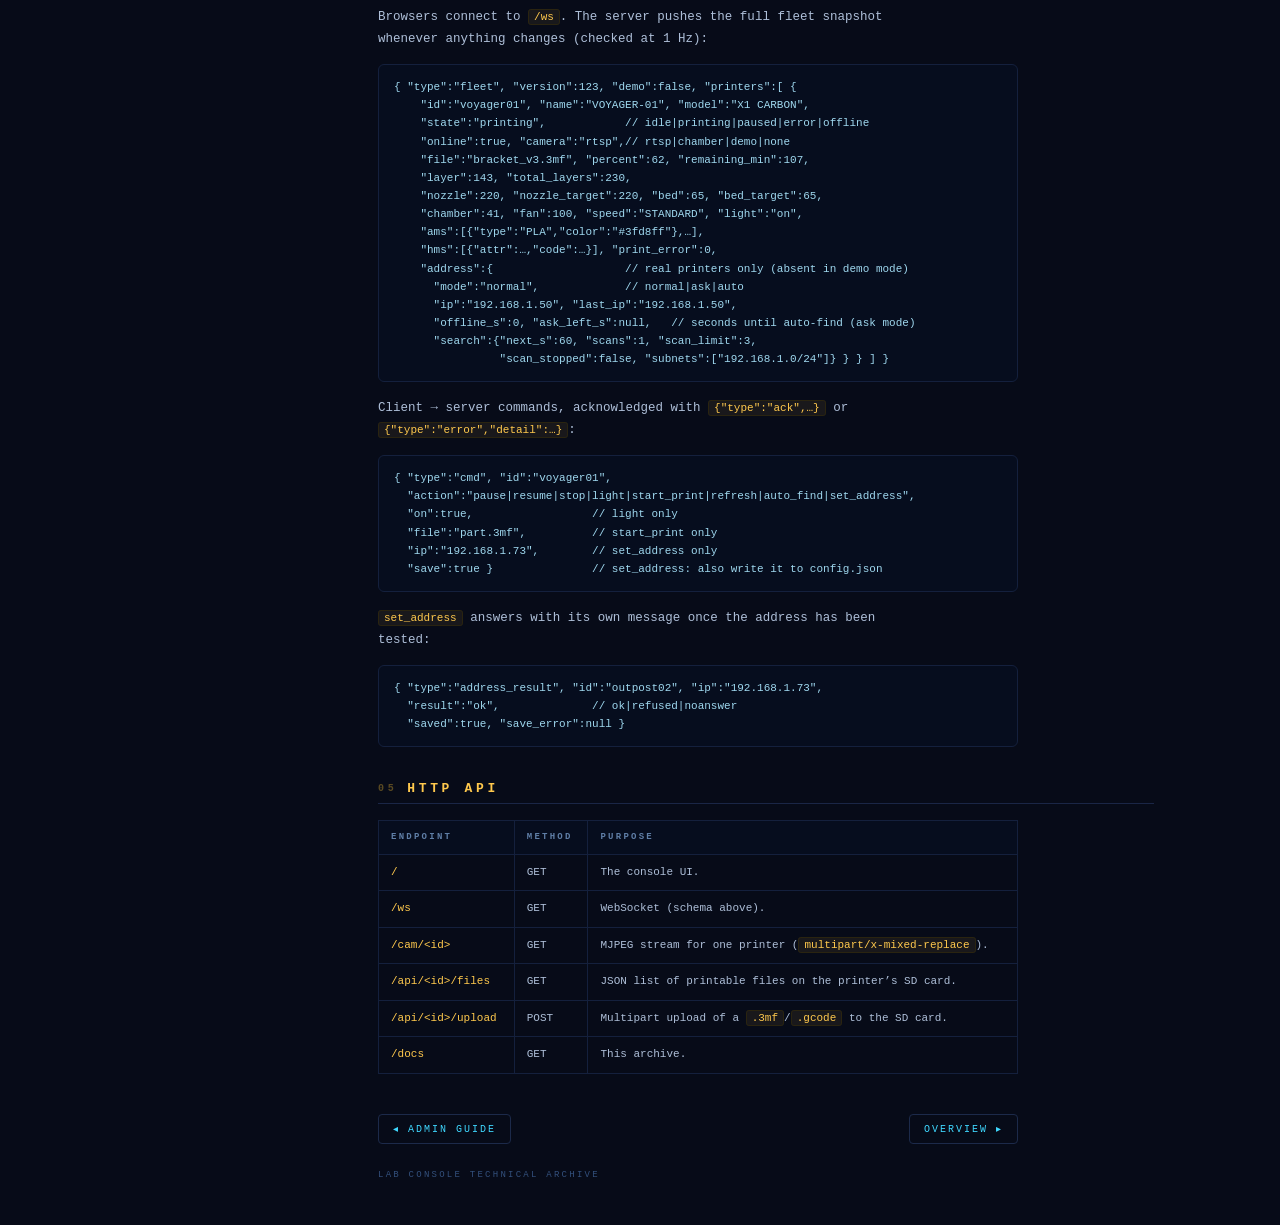
<file: static/docs/reference.html>
<!DOCTYPE html>
<html lang="en">
<head>
<meta charset="UTF-8"><meta name="viewport" content="width=device-width, initial-scale=1.0">
<title>Technical Reference — Lab Console Archive</title>
<link rel="stylesheet" href="/static/docs/docs.css">
</head>
<body>
<div class="topbar">
  <span class="title">LAB CONSOLE</span><span class="sub">— TECHNICAL ARCHIVE</span>
  <span class="spacer"></span>
  <a class="consolelink" href="/">◂ RETURN TO CONSOLE</a>
</div>
<div class="layout">
  <nav class="side"><div class="navbox"><div class="inner">
    <div class="grp">ARCHIVE</div>
    <a href="/static/docs/index.html">OVERVIEW</a>
    <a href="/static/docs/operator.html">OPERATOR GUIDE</a>
    <a href="/static/docs/admin.html">ADMIN GUIDE</a>
    <a href="/static/docs/reference.html" class="active">TECHNICAL REFERENCE</a>
    <a href="#s1" class="sub2">— MQTT</a>
    <a href="#s2" class="sub2">— CAMERA PROTOCOLS</a>
    <a href="#s3" class="sub2">— FTPS + DISCOVERY</a>
    <a href="#s4" class="sub2">— WEBSOCKET SCHEMA</a>
    <a href="#s5" class="sub2">— HTTP API</a>
    <div class="grp">TRAINING</div>
    <a href="/static/docs/index.html#demo">DEMO MODE</a>
    <a href="/static/docs/LabConsole-Manual.pdf">PDF MANUAL ⤓</a>
  </div></div></nav>
  <main>
    <div class="crumb">ARCHIVE / TECHNICAL REFERENCE</div>
    <h1>TECHNICAL REFERENCE</h1>
    <div class="h1sub">PROTOCOLS, SCHEMAS, AND THE HTTP API</div>

    <p>The printer-side protocols below are the community-documented local interfaces (see
       the OpenBambuAPI project and the Bambu Lab wiki&rsquo;s third-party integration page).
       The console talks only to printers on the local network, never to Bambu Cloud. The
       printers themselves may be in LAN Only + Developer Mode or stay connected to Bambu
       Cloud; the same interfaces answer in both cases (see the Admin Guide, section 01).</p>

    <h2 id="s1"><span class="idx">01</span> MQTT (STATUS + CONTROL)</h2>
    <p>One TLS connection per printer to port <b>8883</b>, username <code>bblp</code>,
       password = the printer&rsquo;s access code, self-signed certificate accepted. The
       console subscribes to the report topic and publishes commands to the request topic.
       Status pushes arrive in both printer modes. On a cloud-connected printer, firmware with
       Bambu&rsquo;s authorization change can drop some commands without a reply:</p>
    <pre><code>device/&lt;SERIAL&gt;/report    ← status pushes (partial JSON, merged client-side)
device/&lt;SERIAL&gt;/request   → commands</code></pre>
    <p>Commands the console sends (each carries a <code>sequence_id</code>):</p>
    <table class="ref">
      <tr><th>ACTION</th><th>PAYLOAD (ABBREVIATED)</th></tr>
      <tr><td>full refresh</td><td><code>{"pushing":{"command":"pushall"}}</code></td></tr>
      <tr><td>pause / resume / stop</td><td><code>{"print":{"command":"pause"|"resume"|"stop","param":""}}</code></td></tr>
      <tr><td>chamber light</td><td><code>{"system":{"command":"ledctrl","led_node":"chamber_light","led_mode":"on"|"off",…}}</code></td></tr>
      <tr><td>start print</td><td><code>{"print":{"command":"project_file","url":"file:///sdcard/&lt;file&gt;.3mf","param":"Metadata/plate_1.gcode","use_ams":true,…}}</code></td></tr>
    </table>
    <p>Report fields the console reads: <code>gcode_state</code> (RUNNING / PREPARE / PAUSE /
       IDLE / FINISH / FAILED), <code>mc_percent</code>, <code>mc_remaining_time</code>,
       <code>layer_num</code> / <code>total_layer_num</code>, <code>subtask_name</code> /
       <code>gcode_file</code>, nozzle/bed/chamber temperatures and targets (chamber falls back to
       <code>device.ctc.info.temp</code>, low 16 bits, on firmware that omits
       <code>chamber_temper</code>),
       <code>cooling_fan_speed</code>, <code>spd_lvl_name</code>, <code>lights_report</code>,
       AMS tray types and colors, and <code>hms</code> / <code>print_error</code> for the
       ERROR state. The third group of an HMS code is its level: <code>0001</code> error,
       <code>0002</code> warning, <code>0003</code> info. A level 0001 entry always sets ERROR.
       A level 0002 warning, or a nonzero <code>print_error</code>, sets ERROR only if the printer
       has stopped: some warnings pause the print (filament runout), others don&rsquo;t (for
       example <code>0C00_0300_0002_000C</code>, build plate marker not detected), so while
       <code>gcode_state</code> still reports printing they are notices. Level 0003 entries are
       routine notices (for example <code>0C00_0300_0003_000B</code>, first-layer inspection
       in progress); they are sent as <code>notices</code> and written to the log, but do not
       change the panel state.</p>

    <h2 id="s2"><span class="idx">02</span> CAMERA PROTOCOLS</h2>
    <table class="ref">
      <tr><th>MODELS</th><th>TRANSPORT</th><th>CONSOLE RELAY</th></tr>
      <tr><td>X1 / X1C / X1E / H2D</td>
          <td>RTSPS on port <b>322</b>, URL <code>rtsps://bblp:&lt;code&gt;@&lt;ip&gt;:322/streaming/live/1</code>. Requires LAN Mode Liveview.</td>
          <td>ffmpeg transcodes to MJPEG at a configurable fps/width; frames are re-served as <code>multipart/x-mixed-replace</code>. ffmpeg runs with <code>-tls_verify 0</code> because the printer&rsquo;s certificate is self-signed and newer ffmpeg builds verify by default. Older builds (such as Raspberry Pi OS&rsquo;s) don&rsquo;t have the option on RTSPS inputs and don&rsquo;t verify either; when ffmpeg reports <code>Option tls_verify not found</code>, the relay restarts the stream without it and remembers that for later streams. ffmpeg&rsquo;s errors go to the console log.</td></tr>
      <tr><td>A1 / A1 Mini / P1</td>
          <td>Proprietary chamber-image service, TLS on port <b>6000</b>. An 80-byte auth packet (username + access code) is sent; the printer then streams length-prefixed JPEG frames at ~1 fps.</td>
          <td>Frames pass straight through to the same MJPEG endpoint — no transcoding.</td></tr>
    </table>
    <p>The relay hub enforces <code>camera.max_streams</code> (default 1): a new viewer
       evicts the oldest active relay. The frame queue is depth-2 and drops old frames, so a
       slow client sees the latest image rather than building latency.</p>
    <p>A chamber camera needs roughly three seconds to hand over its first frame, so the
       hub keeps the newest frame per printer and replays it the instant a viewer connects,
       then overwrites it from the live stream. The replay is skipped once that frame is
       more than 30 seconds old, so the first image you see is never badly stale.</p>

    <h2 id="s3"><span class="idx">03</span> FTPS + DISCOVERY</h2>
    <p><b>FTPS</b> — implicit TLS on port <b>990</b>, user <code>bblp</code>. Used to list
       <code>.3mf</code>/<code>.gcode</code> files in the SD root (MLSD, with NLST fallback)
       and to upload new files ahead of a <code>project_file</code> command. The printer&rsquo;s
       server (vsftpd) requires each data connection to resume the control connection&rsquo;s TLS
       session; a fresh handshake gets <code>522 SSL connection failed: session reuse
       required</code>, so <code>bambu/ftps.py</code> passes the session when it wraps a data
       connection.</p>
    <p><b>SSDP discovery</b> — the console passively listens on UDP ports <b>2021</b> and
       <b>1990</b> for the printers&rsquo; periodic announcements, and joins the SSDP multicast
       group <code>239.255.255.250</code> they are sent to (Linux delivers multicast only to a
       host that has joined the group; broadcasts on 2021 arrive either way), matching on the serial in
       <code>USN</code> and reading the address from <code>Location</code>. When a
       printer&rsquo;s address changes, its MQTT client reconnects to the new one. If Bambu
       Studio runs on the same host and holds the port, that listener is skipped with a log
       warning; the rediscovery layers below still work.</p>
    <p><b>Rediscovery</b> — a watchdog checks the fleet every 5 seconds. A printer offline
       for <code>discovery.rediscover_after_s</code> (30 s) triggers a pass:</p>
    <ol>
      <li><b>Active SSDP search</b> — M-SEARCH probes
          (<code>ST: urn:bambulab-com:device:3dprinter:1</code>) to 239.255.255.250:1990 and
          broadcast on 2021/1990; replies are read for 3 seconds.</li>
      <li><b>Subnet scan</b> — for printers still missing, TCP 8883 is probed across the
          local /24 (or <code>discovery.scan_subnets</code>). Each open host is identified by
          the serial in its TLS certificate&rsquo;s common name; failing that, by an MQTT
          login with the missing printer&rsquo;s own access code. Access codes are
          per-printer, so a successful login identifies it.</li>
    </ol>
    <p>A hit calls the same <code>set_ip()</code> path as an announcement. Passes are at
       least <code>discovery.min_interval_s</code> apart and back off to 10 minutes while
       they find nothing. After <code>discovery.max_empty_scans</code> (3) scans in a row
       miss a printer, it is dropped from the subnet scan until it reconnects; SSDP search
       continues. While a printer is offline, <code>/cam/&lt;id&gt;</code> returns
       503 instead of starting a relay against a dead address.</p>
    <p><b>Asking first (1.8)</b> — with <code>discovery.ask_before_search</code> on (the
       default), the watchdog doesn&rsquo;t search as soon as a printer has been offline for
       <code>rediscover_after_s</code>. Instead it moves the printer&rsquo;s
       <code>address.mode</code> from <code>normal</code> to <code>ask</code>, and the panel
       offers ENTER ADDRESS / AUTO-FIND. The mode becomes <code>auto</code>, which is the only
       mode searched, when someone chooses AUTO-FIND, when the startup prompt is declined, or
       after <code>discovery.ask_timeout_s</code> with no answer. Reconnecting, or any new
       address, resets it to <code>normal</code>. A typed address is accepted only if
       <code>probe_address()</code> gets an MQTT login with that printer&rsquo;s access code
       (<code>ok</code>), as opposed to a listener that refuses it (<code>refused</code>) or
       none at all (<code>noanswer</code>). It then goes through the same
       <code>set_ip()</code> path as discovery.</p>

    <h2 id="s4"><span class="idx">04</span> WEBSOCKET SCHEMA</h2>
    <p>Browsers connect to <code>/ws</code>. The server pushes the full fleet snapshot
       whenever anything changes (checked at 1 Hz):</p>
    <pre><code>{ "type":"fleet", "version":123, "demo":false, "printers":[ {
    "id":"voyager01", "name":"VOYAGER-01", "model":"X1 CARBON",
    "state":"printing",            // idle|printing|paused|error|offline
    "online":true, "camera":"rtsp",// rtsp|chamber|demo|none
    "file":"bracket_v3.3mf", "percent":62, "remaining_min":107,
    "layer":143, "total_layers":230,
    "nozzle":220, "nozzle_target":220, "bed":65, "bed_target":65,
    "chamber":41, "fan":100, "speed":"STANDARD", "light":"on",
    "ams":[{"type":"PLA","color":"#3fd8ff"},…],
    "hms":[{"attr":…,"code":…}], "print_error":0,
    "address":{                    // real printers only (absent in demo mode)
      "mode":"normal",             // normal|ask|auto
      "ip":"192.168.1.50", "last_ip":"192.168.1.50",
      "offline_s":0, "ask_left_s":null,   // seconds until auto-find (ask mode)
      "search":{"next_s":60, "scans":1, "scan_limit":3,
                "scan_stopped":false, "subnets":["192.168.1.0/24"]} } } ] }</code></pre>
    <p>Client → server commands, acknowledged with <code>{"type":"ack",…}</code> or
       <code>{"type":"error","detail":…}</code>:</p>
    <pre><code>{ "type":"cmd", "id":"voyager01",
  "action":"pause|resume|stop|light|start_print|refresh|auto_find|set_address",
  "on":true,                  // light only
  "file":"part.3mf",          // start_print only
  "ip":"192.168.1.73",        // set_address only
  "save":true }               // set_address: also write it to config.json</code></pre>
    <p><code>set_address</code> answers with its own message once the address has been tested:</p>
    <pre><code>{ "type":"address_result", "id":"outpost02", "ip":"192.168.1.73",
  "result":"ok",              // ok|refused|noanswer
  "saved":true, "save_error":null }</code></pre>

    <h2 id="s5"><span class="idx">05</span> HTTP API</h2>
    <table class="ref">
      <tr><th>ENDPOINT</th><th>METHOD</th><th>PURPOSE</th></tr>
      <tr><td>/</td><td>GET</td><td>The console UI.</td></tr>
      <tr><td>/ws</td><td>GET</td><td>WebSocket (schema above).</td></tr>
      <tr><td>/cam/&lt;id&gt;</td><td>GET</td><td>MJPEG stream for one printer (<code>multipart/x-mixed-replace</code>).</td></tr>
      <tr><td>/api/&lt;id&gt;/files</td><td>GET</td><td>JSON list of printable files on the printer&rsquo;s SD card.</td></tr>
      <tr><td>/api/&lt;id&gt;/upload</td><td>POST</td><td>Multipart upload of a <code>.3mf</code>/<code>.gcode</code> to the SD card.</td></tr>
      <tr><td>/docs</td><td>GET</td><td>This archive.</td></tr>
    </table>

    <div class="pagenav">
      <a href="/static/docs/admin.html">◂ ADMIN GUIDE</a>
      <a href="/static/docs/index.html">OVERVIEW ▸</a>
    </div>
    <div class="foot">LAB CONSOLE TECHNICAL ARCHIVE</div>
  </main>
</div>
</body>
</html>
</file>
<file: static/style.css>
:root{
  --bg:#070b18; --panel-deep:#060d1e;
  --bezel:#141822; --bezel-edge:#232a38;
  --cyan:#3fd8ff; --cyan-dim:#1e6c8c; --grid:#1a3a8f;
  --amber:#ffc94d; --alert:#ff5a2a; --violet:#b06cff;
  --text-dim:#5f7ea6; --ok:#57e0b8;
}
*{box-sizing:border-box;margin:0;padding:0}
html,body{height:100%}
body{background:var(--bg);color:var(--cyan);
  font-family:ui-monospace,'SF Mono','Cascadia Mono','Roboto Mono',Consolas,monospace;
  overflow:hidden}
#app{height:100%;display:flex;flex-direction:column;position:relative;
  /* a display, not a document: no text selection, no I-beam pointer, and no blinking caret
     (browsers with caret browsing on, F7 in Chrome/Edge, parked one in the first card's
     text and the detail view's FILE cell; issue #5). Buttons and panels set their own
     pointer, and nothing in the console takes typed input. */
  user-select:none;-webkit-user-select:none;caret-color:transparent;cursor:default}
#app::after{content:"";position:fixed;inset:0;pointer-events:none;
  background:repeating-linear-gradient(0deg,rgba(0,0,0,.14) 0 1px,transparent 1px 3px);
  mix-blend-mode:multiply;opacity:.5}
@media (prefers-reduced-motion: reduce){canvas{display:none}}

/* ---------- status bar ---------- */
.statusbar{display:flex;align-items:center;gap:14px;padding:8px 14px;
  border-bottom:1px solid #14203d;background:linear-gradient(180deg,#0a1226,#070d1d);
  font-size:11px;letter-spacing:.2em;flex:0 0 auto}
.statusbar .title{color:var(--cyan);text-shadow:0 0 8px rgba(63,216,255,.6)}
.statusbar .glyphs{color:#2a4470;font-size:10px;letter-spacing:.35em}
.statusbar .spacer{flex:1}
#chips{display:flex;gap:14px;align-items:center}
.fleetchip{display:flex;align-items:center;gap:6px;color:var(--text-dim);font-size:10px}
.dot{width:7px;height:7px;border-radius:50%}
.dot.idle{background:var(--cyan);box-shadow:0 0 6px var(--cyan)}
.dot.print{background:var(--amber);box-shadow:0 0 6px var(--amber)}
.dot.err{background:var(--alert);box-shadow:0 0 6px var(--alert)}
.dot.off{background:#2a3247}
.clock{color:var(--amber)}
.demobadge{border:1px solid var(--violet);color:var(--violet);font-size:9px;
  letter-spacing:.3em;padding:3px 8px;border-radius:3px;
  box-shadow:0 0 10px rgba(176,108,255,.3);animation:pulse 2.2s ease-in-out infinite}
.archlink{font-size:9px;letter-spacing:.25em;color:var(--text-dim);text-decoration:none;
  border:1px solid #1c2a4a;border-radius:3px;padding:3px 8px}
.archlink:hover{color:var(--cyan);border-color:var(--cyan-dim)}
.linkstate{font-size:9px;letter-spacing:.25em;color:var(--ok)}
.linkstate.down{color:var(--alert);animation:blink 1s steps(2) infinite}

/* ---------- fleet grid ---------- */
#fleet{flex:1;overflow:auto}
.grid{display:grid;gap:12px;padding:12px;
  grid-template-columns:repeat(auto-fit,minmax(280px,1fr))}
.ppanel{position:relative;background:var(--bezel);
  border:1px solid var(--bezel-edge);border-radius:14px;padding:8px;cursor:pointer}
.ppanel .crt{position:relative;border-radius:9px;min-height:212px;overflow:hidden;
  background:radial-gradient(ellipse at 50% 40%, #0c1734 0%, var(--panel-deep) 75%);
  border:1px solid #0d1526;display:flex;flex-direction:column}
.phead{display:flex;align-items:center;gap:8px;padding:8px 10px 6px;
  font-size:11px;letter-spacing:.18em}
.phead .lamp{width:9px;height:9px;border-radius:50%;flex:0 0 auto}
.lamp.idle{background:var(--cyan);box-shadow:0 0 8px var(--cyan)}
.lamp.paused{background:var(--violet);box-shadow:0 0 8px var(--violet)}
.lamp.printing{background:var(--amber);box-shadow:0 0 8px var(--amber);animation:pulse 2.2s ease-in-out infinite}
.lamp.error{background:var(--alert);box-shadow:0 0 10px var(--alert);animation:blink 1s steps(2) infinite}
.lamp.offline{background:#2a3247}
@keyframes pulse{50%{opacity:.45}}
.ppanel.error{animation:bezelflash 1s steps(2) infinite}
@keyframes bezelflash{
  0%,100%{border-color:var(--alert);box-shadow:0 0 14px rgba(255,90,42,.55), 0 0 3px rgba(255,90,42,.8) inset}
  50%{border-color:var(--bezel-edge);box-shadow:none}
}
@keyframes blink{50%{opacity:.15}}
/* The printer's display name (config.json "name"): the state word's typeface and size, in
   the header above every face so it never moves as faces cycle, with a stronger phosphor glow
   than anything else on the panel and a faint stepped flicker. Cyan in every state: it is
   identity, not status, and red stays error-only. Approved as option A of
   mockups/printer-name-mockup.html. */
.nameglow{color:#e6fbff;letter-spacing:.35em;white-space:nowrap;overflow:hidden;text-overflow:ellipsis;min-width:0;
  text-shadow:0 0 1px #fff, 0 0 5px rgba(63,216,255,.95), 0 0 12px rgba(63,216,255,.75),
              0 0 26px rgba(63,216,255,.45), 0 0 44px rgba(63,216,255,.22);
  animation:phosphor 7s steps(1) infinite}
@keyframes phosphor{0%{opacity:1}61%{opacity:.84}62%{opacity:1}63%{opacity:.9}64%{opacity:1}}
@media (prefers-reduced-motion: reduce){.nameglow{animation:none}}
.phead{gap:10px}
.phead .lamp{width:12px;height:12px}
.phead .pname{font-size:15px}
/* the model label keeps its line when a long name is cut short */
.phead .pmodel{color:var(--text-dim);font-size:9px;letter-spacing:.25em;margin-left:auto;white-space:nowrap;flex:0 0 auto}
.pbody{flex:1;position:relative;padding:8px 12px 10px;display:flex;flex-direction:column;gap:7px}
.pbody>canvas.bganim{position:absolute;inset:0;width:100%;height:100%}
.pbody img.camimg{position:absolute;inset:0;width:100%;height:100%;object-fit:cover;filter:saturate(.85) contrast(1.05)}

/* Wide, tall screens (a fullscreen lab display): two panels across, and two rows fill
   the screen, so a 3-4 printer fleet gets about a quarter of the display per panel. A 3rd
   printer sits bottom-left, keeping the slot a 4th will fill; a 5th+ scrolls to a third
   row. Type and meters scale with the panel through container units, so the readout
   carries across the room. Narrow windows and phones keep the auto-fit grid above.
   Approved in mockups/fleet-layout-mockup.html (option A). */
@media (min-width:1000px) and (min-height:560px){
  #fleet{container-type:size}
  #fleet .grid{grid-template-columns:repeat(2,minmax(0,1fr));grid-auto-rows:calc((100cqh - 36px) / 2)}
  #fleet .ppanel{display:flex}
  #fleet .ppanel .crt{flex:1;min-height:0;container-type:inline-size}
  #fleet .phead{font-size:clamp(11px,1.45cqw,16px);padding:1.4cqw 1.8cqw 1cqw;gap:1.4cqw}
  #fleet .phead .pname{font-size:clamp(15px,3.6cqw,40px)}
  #fleet .phead .lamp{width:clamp(12px,1.9cqw,22px);height:clamp(12px,1.9cqw,22px)}
  #fleet .phead .pmodel{font-size:clamp(9px,1.1cqw,13px)}
  #fleet .pbody{padding:1.2cqw 2.2cqw 1.8cqw;gap:clamp(7px,1.3cqw,16px)}
  #fleet .statword{font-size:clamp(15px,3.6cqw,40px)}
  #fleet .fname{font-size:clamp(11px,2.1cqw,22px)}
  #fleet .kv,#fleet .errline{font-size:clamp(10px,1.8cqw,19px)}
  #fleet .progrow{gap:1.6cqw}
  #fleet .pbar{height:clamp(10px,1.7cqw,18px)}
  #fleet .ppct{font-size:clamp(12px,2.8cqw,30px)}
  /* the markup pins the wedge at 34px; wedge() sizes its drawing from the CSS box */
  #fleet canvas.wedge{width:clamp(34px,6.5cqw,72px)!important;height:clamp(34px,6.5cqw,72px)!important}
  #fleet .facechip{font-size:clamp(8px,.95cqw,11px);right:1.6cqw;bottom:1.2cqw}
  #fleet .camtag{font-size:clamp(9px,1.25cqw,14px);left:1.6cqw;top:1.2cqw}
  #fleet .camfoot{font-size:clamp(9px,1.1cqw,12px);left:1.6cqw;bottom:1.2cqw}
  #fleet .stackread{font-size:clamp(9px,1.3cqw,15px);left:1.6cqw;bottom:1.2cqw}
  #fleet .stackbucket{font-size:clamp(8px,1.1cqw,13px);right:1.6cqw;top:.6cqw}

  /* status faces with progress get a large open-arc reticle beside the readout, filling the
     band that otherwise sits empty at this size (option C of
     mockups/large-panel-options-mockup.html). The reticle replaces the small wedge here. */
  /* The reticle's column has a set width. With "auto", the grid sized it from the canvas's
     backing store, which fit() makes devicePixelRatio times the CSS size, so on a Retina
     display the column grew and squeezed the readout into a narrow strip. */
  #fleet .pbody:has(>canvas.reticle){display:grid;grid-template-columns:minmax(0,1fr) min(40cqw,45%);
    grid-template-rows:auto auto auto auto 1fr auto;column-gap:3cqw}
  #fleet .pbody:has(>canvas.reticle)>:is(.statword,.fname,.kv,.errline){grid-column:1}
  #fleet .pbody>canvas.reticle{display:block;grid-column:2;grid-row:1 / 6;align-self:center;
    width:100%;aspect-ratio:1;height:auto}
  #fleet .pbody:has(>canvas.reticle)>.progrow{grid-column:1 / -1;grid-row:6;margin-bottom:clamp(10px,1.6cqw,20px)}
  #fleet .pbody:has(>canvas.reticle) canvas.wedge{display:none}
  /* idle faces have no progress to show: center their readout instead */
  #fleet .pbody:has(>.statword.idle){justify-content:center}
}
/* outside the two-across layout the reticle stays hidden and the small wedge does the job */
canvas.reticle{display:none}

/* Detail view on a wide, tall screen: fill it. The camera takes the left column above
   larger controls; the readings fill the right column and scale with it (container
   units), headed by a progress block with the reticle. Narrow windows keep the layout
   above, without the block. Approved as option B of mockups/detail-view-mockup.html
   (issue #6). */
.dprog{display:none}
@media (min-width:1000px) and (min-height:560px){
  #detail .dhead{padding:12px 14px}
  #detail .dstate{font-size:16px;letter-spacing:.3em}
  #detail .detailgrid{flex:1;min-height:0;grid-template-columns:1.35fr .65fr;grid-template-rows:minmax(0,1fr)}
  #detail .dblock{display:flex;flex-direction:column;min-height:0}
  #detail .dcrt.cam{flex:1;min-height:0}
  #detail .dcrt.cam canvas,#detail .dcrt.cam img{height:100%!important;width:100%}
  #detail .camtag{font-size:13px;left:14px;top:12px}
  #detail .ctrls{gap:10px;padding:14px 4px 4px}
  #detail .cbtn{font-size:15px;padding:20px 8px}
  /* the right column stops short of the fixed corner FLEET button */
  #detail .detailgrid>.dblock:last-child{margin-bottom:78px;container-type:inline-size}
  #telem{flex:1;min-height:0;display:flex;flex-direction:column}
  #telem .telem{flex:1;grid-auto-rows:1fr}
  #telem .tcell{padding:1.6cqw 2.4cqw;display:flex;flex-direction:column;justify-content:center}
  #telem .tcell .tl{font-size:clamp(9px,1.7cqw,14px);margin-bottom:.8cqw}
  #telem .tcell .tv{font-size:clamp(17px,4.6cqw,42px)}
  #telem .tcell .tv small{font-size:clamp(10px,2cqw,18px)}
  #telem .tcell .tv.file{font-size:clamp(11px,2.6cqw,22px)}
  #telem .tcell.inprog{display:none}
  /* five readings left below the block: the last spans the row so no slot sits empty */
  #telem .telem>.tcell:last-child{grid-column:1 / -1}
  #telem .amslbl{font-size:clamp(9px,1.5cqw,13px);padding:1.6cqw 2.4cqw 0}
  #telem .ams{padding:1.4cqw 2.4cqw 2cqw;gap:1.4cqw}
  #telem .slot{font-size:clamp(9px,1.6cqw,14px);padding:1.2cqw 1.4cqw}
  #telem .slot i{height:clamp(5px,1cqw,9px);margin-bottom:1cqw}
  #telem .hmsbox{font-size:clamp(10px,2.4cqw,20px);padding:1.6cqw 2.4cqw}
  /* fixed reticle column, for the same devicePixelRatio reason as the fleet status face */
  #telem .dprog{display:grid;grid-template-columns:min(34cqw,260px) minmax(0,1fr);gap:2.6cqw;align-items:center;
    padding:2cqw 2.4cqw;border-bottom:1px solid #101c36;background:var(--panel-deep)}
  #telem .dprog.noret{grid-template-columns:1fr}
  #telem .dprog canvas.reticle{display:block;width:100%;aspect-ratio:1;height:auto}
  #telem .dprog .tl{font-size:clamp(9px,1.7cqw,14px);letter-spacing:.25em;color:var(--text-dim);margin:1.2cqw 0 .5cqw}
  #telem .dprog .tl:first-child{margin-top:0}
  #telem .dprog .file{font-size:clamp(11px,2.6cqw,22px);color:#bfe9ff;word-break:break-all;line-height:1.35}
  #telem .dprog .big{font-size:clamp(20px,6cqw,56px);color:var(--amber)}
  #telem .dprog .big.vi{color:var(--violet)} #telem .dprog .big.al{color:var(--alert)}
  #telem .dprog .big.idle{color:var(--cyan)} #telem .dprog .big.offline{color:#3a4a66}
  #telem .dprog .mid{font-size:clamp(14px,3.6cqw,32px);color:var(--cyan)}
  #telem .dprog .mid small{font-size:.55em;color:var(--text-dim)}
}

.statword{font-size:15px;letter-spacing:.35em;margin-top:2px}
.statword.idle{color:var(--cyan)} .statword.printing,.statword.paused{color:var(--amber)}
.statword.paused{color:var(--violet)}
.statword.error{color:var(--alert);text-shadow:0 0 10px rgba(255,90,42,.6)}
.statword.offline{color:#3a4a66}
.fname{font-size:11px;color:#bfe9ff;word-break:break-all;line-height:1.4}
.kv{display:flex;justify-content:space-between;font-size:10px;color:var(--text-dim);letter-spacing:.12em}
.kv b{color:var(--cyan);font-weight:400}
.kv b.warm{color:var(--amber)}
.errline{font-size:10px;color:#ffb49b;line-height:1.5}

.progrow{display:flex;align-items:center;gap:10px;margin-top:auto}
.wedge{flex:0 0 auto}
.pbar{flex:1;height:10px;border:1px solid var(--cyan-dim);border-radius:2px;position:relative;overflow:hidden}
.pbar>i{position:absolute;inset:0;background:repeating-linear-gradient(90deg,var(--amber) 0 6px,transparent 6px 9px);opacity:.9}
.pbar.errbar>i{background:repeating-linear-gradient(90deg,var(--alert) 0 6px,transparent 6px 9px)}
.ppct{font-size:12px;color:var(--amber)}

.facechip{position:absolute;right:10px;bottom:8px;font-size:8px;letter-spacing:.3em;color:#33507c}
/* layer stack overlays (mockups/layer-stack-mockup.html) */
.stackread{position:absolute;left:12px;bottom:7px;font-size:9px;color:var(--text-dim);
  letter-spacing:.15em;z-index:2}
.stackread b{color:var(--cyan);font-weight:400}
.stackbucket{position:absolute;right:12px;top:2px;font-size:8px;letter-spacing:.25em;
  color:var(--amber);z-index:2}
.camtag{position:absolute;left:10px;top:8px;font-size:9px;letter-spacing:.25em;
  color:#f2f8ff;text-shadow:0 0 6px rgba(242,248,255,.75);z-index:2}
.camtag.rec::before{content:"● ";animation:blink 1.4s steps(2) infinite}
/* not ".dim": that's the modal overlay (position:fixed, full screen, z-index 50), and sharing
   the name turned this tag into an invisible sheet that swallowed every tap */
.camtag.nosig{color:var(--text-dim);text-shadow:none}
.camfoot{position:absolute;left:10px;bottom:8px;font-size:9px;color:var(--text-dim);letter-spacing:.15em;z-index:2}

/* ---------- detail view ---------- */
#detail{flex:1;display:flex;flex-direction:column;overflow:auto}
.dhead{display:flex;align-items:center;gap:10px;padding:10px 12px;font-size:12px;
  letter-spacing:.2em;border-bottom:1px solid #101c36;flex:0 0 auto}
.dhead .lamp{width:9px;height:9px;border-radius:50%}
/* the way back to the fleet is lit and sized to find at a glance, plus a corner button in
   thumb reach on a touch screen; Esc also works (mockups/large-panel-options-mockup.html, D2) */
.backbtn{font-family:inherit;font-size:13px;letter-spacing:.25em;padding:11px 20px;cursor:pointer;
  color:var(--cyan);border:1px solid var(--cyan-dim);background:rgba(63,216,255,.08);border-radius:5px;
  box-shadow:0 0 12px rgba(63,216,255,.18), 0 0 6px rgba(63,216,255,.12) inset}
.backbtn:hover{background:rgba(63,216,255,.14)}
.fleetfab{position:fixed;right:18px;bottom:18px;z-index:20;display:flex;align-items:center;gap:10px;
  font-family:inherit;font-size:13px;letter-spacing:.3em;padding:16px 24px;border-radius:30px;cursor:pointer;
  color:var(--cyan);border:1px solid var(--cyan-dim);background:rgba(8,16,34,.92);
  box-shadow:0 0 18px rgba(63,216,255,.25), 0 6px 20px rgba(0,0,0,.6)}
.fleetfab:hover{background:rgba(14,26,52,.95)}
.dstate{margin-left:auto;font-size:11px;color:var(--amber)}
.dhead .dname{font-size:22px}
.detailgrid{display:grid;grid-template-columns:1.15fr .85fr;gap:12px;padding:12px}
@media (max-width:720px){.detailgrid{grid-template-columns:1fr}}
.dblock{background:var(--bezel);border:1px solid var(--bezel-edge);border-radius:14px;padding:8px}
.dcrt{position:relative;background:var(--panel-deep);border-radius:9px;
  border:1px solid #0d1526;overflow:hidden}
.dcrt.cam{min-height:250px;display:flex;align-items:center;justify-content:center}
.dcrt.cam img{width:100%;height:250px;object-fit:contain;background:#04060c}
.telem{display:grid;grid-template-columns:1fr 1fr;gap:1px;background:#101c36}
.tcell{background:var(--panel-deep);padding:10px 12px}
.tcell .tl{font-size:9px;letter-spacing:.25em;color:var(--text-dim);margin-bottom:5px}
.tcell .tv{font-size:17px;color:var(--cyan)}
.tcell .tv small{font-size:10px;color:var(--text-dim)}
.tcell .tv.warm{color:var(--amber)}
.tcell .tv.file{font-size:11px;line-height:1.5;word-break:break-all}
.amslbl{font-size:9px;letter-spacing:.25em;color:var(--text-dim);padding:10px 12px 0}
.ams{display:flex;gap:8px;padding:10px 12px;background:var(--panel-deep)}
.slot{flex:1;border:1px solid #1c2a4a;border-radius:4px;padding:7px 8px;
  font-size:9px;letter-spacing:.1em;color:var(--text-dim)}
.slot i{display:block;height:5px;border-radius:2px;margin-bottom:6px;background:#2a3247}
.hmsbox{padding:10px 12px;font-size:10px;color:#ffb49b;line-height:1.6;background:var(--panel-deep)}
.ctrls{display:grid;grid-template-columns:1fr 1fr 1fr;gap:8px;padding:12px}
.cbtn{font-family:inherit;font-size:11px;letter-spacing:.25em;padding:13px 6px;
  border-radius:6px;cursor:pointer;background:rgba(63,216,255,.05);
  border:1px solid var(--cyan-dim);color:var(--cyan)}
.cbtn:disabled{opacity:.3;cursor:default}
.cbtn.warn{border-color:#8c5a1e;color:var(--amber);background:rgba(255,201,77,.05)}
.cbtn.stop{border-color:#8c2c12;color:var(--alert);background:rgba(255,90,42,.06)}
.cbtn.wide{grid-column:1/-1;border-style:dashed}
/* cloud-mode printer (config "cloud": true): no print control, so the detail view says where
   it lives instead; mockups/cloud-controls-mockup.html, option A */
.cloudtag{font-size:9px;letter-spacing:.25em;color:var(--text-dim);border:1px solid #1c2a4a;
  border-radius:3px;padding:2px 6px}
.cloudnote{grid-column:1/-1;font-size:10px;letter-spacing:.18em;line-height:1.7;
  color:var(--text-dim);text-align:center;padding:2px 4px 0}
.cloudnote b{color:#9fb4d2;font-weight:normal}
.modal .uplnote{font-size:10px;letter-spacing:.15em;line-height:1.7;color:var(--text-dim);margin:-2px 0 12px}

/* ---------- modals ---------- */
.dim{position:fixed;inset:0;background:rgba(2,4,10,.78);display:flex;
  align-items:center;justify-content:center;z-index:50}
.modal{width:min(440px,92%);background:var(--bezel);border:1px solid #3a1c12;
  border-radius:12px;padding:8px;box-shadow:0 0 30px rgba(255,90,42,.15)}
.modal .inner{border:1px solid #2a1108;border-radius:8px;background:var(--panel-deep);padding:18px}
.modal h3{font-size:13px;letter-spacing:.3em;color:var(--alert);margin-bottom:10px}
.modal p{font-size:11px;color:#9fb4d2;line-height:1.6;margin-bottom:16px;word-break:break-word}
.modal .row{display:flex;gap:8px}
.modal.cyanline{border-color:#1c2a4a;box-shadow:0 0 30px rgba(63,216,255,.1)}
.modal.cyanline .inner{border-color:#14203d}
.modal.cyanline h3{color:var(--cyan)}
.flist{list-style:none;margin-bottom:14px;border:1px solid #14203d;border-radius:4px;
  max-height:180px;overflow:auto}
.flist li{display:flex;justify-content:space-between;gap:10px;padding:9px 11px;
  font-size:10.5px;border-bottom:1px solid #0e1830;color:#bfe9ff;cursor:pointer}
.flist li span{color:var(--text-dim)}
.flist li.sel{background:rgba(63,216,255,.08);outline:1px solid var(--cyan-dim)}
.flist li.empty{color:var(--text-dim);cursor:default;justify-content:center}
.upl{border:1px dashed #1c2a4a;border-radius:4px;text-align:center;color:var(--text-dim);
  font-size:10px;letter-spacing:.2em;padding:12px;margin-bottom:14px;cursor:pointer}
.upl.busy{color:var(--amber);border-color:#8c5a1e}
.toast{position:fixed;left:50%;bottom:18px;transform:translateX(-50%);
  background:var(--bezel);border:1px solid var(--cyan-dim);color:var(--cyan);
  font-size:10px;letter-spacing:.2em;padding:9px 16px;border-radius:6px;z-index:60;
  box-shadow:0 0 18px rgba(63,216,255,.15)}
.toast.err{border-color:#8c2c12;color:var(--alert)}
.hidden{display:none !important}

/* ---------- lost printers: address prompt + search (v1.8, mockups/address-prompt-mockup.html) ---------- */
.askline{font-size:10px;color:#9fb4d2;letter-spacing:.1em;line-height:1.55}
.askline b{color:#e6fbff;font-weight:400}
.askrow{display:flex;gap:8px;margin-top:auto;position:relative;z-index:2}
.askrow .cbtn{flex:1;padding:11px 6px}
.cbtn.addr{border-color:#d7e6f7;color:#f2f8ff;background:rgba(242,248,255,.06)}
.cbtn.later{color:var(--text-dim);border-color:#1c2a4a}
.askclock{font-size:9px;letter-spacing:.18em;color:var(--text-dim);position:relative;z-index:2}
.askclock b{color:#e6fbff;font-weight:400}
.searchbox{position:absolute;right:10px;top:4px;width:44%;height:62%;opacity:.55;pointer-events:none}
.needchip{color:#f2f8ff}
@media (min-width:1000px){.fleetchip{white-space:nowrap}}  /* narrower bars wrap labels, as before */
/* the extra chip doesn't fit a 1024px bar beside the decorative glyphs: drop the glyphs */
.statusbar:has(.needchip) .glyphs{display:none}
.cbtn.wide.addr{border-style:solid}
.needchip .dot{background:#f2f8ff;box-shadow:0 0 6px #f2f8ff;animation:pulse 2.2s ease-in-out infinite}
@media (min-width:1000px) and (min-height:560px){
  #fleet .askline{font-size:clamp(10px,1.6cqw,17px)}
  #fleet .askrow .cbtn{font-size:clamp(10px,1.35cqw,15px);padding:clamp(10px,1.7cqw,20px) 6px}
  #fleet .askclock{font-size:clamp(9px,1.15cqw,13px)}
}
.modal.addrmodal{width:min(470px,94%)}
.addrshow{display:flex;align-items:center;justify-content:center;gap:2px;height:52px;
  border:1px solid var(--cyan-dim);border-radius:6px;margin-bottom:10px;
  font-size:24px;letter-spacing:.12em;color:#e6fbff;background:rgba(63,216,255,.04);
  text-shadow:0 0 10px rgba(63,216,255,.5)}
.addrshow .cur{display:inline-block;width:2px;height:26px;background:var(--cyan);
  animation:blink 1s steps(2) infinite;margin-left:2px}
.addrshow.bad{border-color:#5a4a22}
.addrhint{font-size:9px;letter-spacing:.18em;color:var(--text-dim);text-align:center;margin:-4px 0 10px;min-height:12px}
.addrhint.bad{color:var(--amber)}
.keypad{display:grid;grid-template-columns:repeat(3,1fr);gap:6px;margin-bottom:12px}
.keypad button{font-family:inherit;font-size:18px;padding:11px 0;border-radius:6px;cursor:pointer;
  background:rgba(63,216,255,.04);border:1px solid #1c2a4a;color:#bfe9ff}
.keypad button:active{background:rgba(63,216,255,.14)}
.keypad .fn{font-size:11px;letter-spacing:.2em;color:var(--text-dim)}
.remember{display:flex;align-items:center;gap:9px;font-size:10px;letter-spacing:.16em;
  color:#9fb4d2;margin-bottom:12px;cursor:pointer}
.remember .box{width:16px;height:16px;border:1px solid var(--cyan-dim);border-radius:3px;
  display:flex;align-items:center;justify-content:center;font-size:11px;color:var(--cyan)}
.result{border-radius:6px;padding:11px 13px;font-size:10.5px;line-height:1.6;margin-bottom:12px;letter-spacing:.06em}
.result.testing{border:1px solid var(--cyan-dim);color:#bfe9ff}
.result.ok{border:1px solid #1d6b55;color:var(--ok);background:rgba(87,224,184,.05)}
.result.warn{border:1px solid #6b5318;color:var(--amber);background:rgba(255,201,77,.04)}
.result .spin{display:inline-block;width:9px;height:9px;border:2px solid var(--cyan);
  border-right-color:transparent;border-radius:50%;animation:spin .8s linear infinite;margin-right:8px;vertical-align:-1px}
@keyframes spin{to{transform:rotate(360deg)}}
/* short screens (the official Pi 7" touchscreen is 800x480): compact dialog */
@media (max-height:540px){
  .modal.addrmodal .inner{padding:12px}
  .modal.addrmodal p{display:none}
  .addrshow{height:40px;font-size:19px;margin-bottom:6px}
  .keypad{gap:4px;margin-bottom:8px}
  .keypad button{padding:6px 0;font-size:15px}
  .remember{margin-bottom:8px}
}
</file>
<file: static/docs/docs.css>
:root{
  --bg:#070b18; --panel-deep:#060d1e; --bezel:#141822; --bezel-edge:#232a38;
  --cyan:#3fd8ff; --cyan-dim:#1e6c8c; --grid:#1a3a8f;
  --amber:#ffc94d; --alert:#ff5a2a; --violet:#b06cff;
  --text-dim:#5f7ea6; --prose:#aebfd8; --prose-bright:#d7e6f7;
}
*{box-sizing:border-box;margin:0;padding:0}
body{background:var(--bg);color:var(--prose);
  font-family:ui-monospace,'SF Mono','Cascadia Mono','Roboto Mono',Consolas,monospace;
  min-height:100vh}
body::after{content:"";position:fixed;inset:0;pointer-events:none;
  background:repeating-linear-gradient(0deg,rgba(0,0,0,.12) 0 1px,transparent 1px 3px);
  mix-blend-mode:multiply;opacity:.45}

.topbar{display:flex;align-items:center;gap:14px;padding:10px 16px;
  border-bottom:1px solid #14203d;background:linear-gradient(180deg,#0a1226,#070d1d);
  font-size:11px;letter-spacing:.2em}
.topbar .title{color:var(--cyan);text-shadow:0 0 8px rgba(63,216,255,.6)}
.topbar .sub{color:var(--text-dim);font-size:10px;letter-spacing:.3em}
.topbar .spacer{flex:1}
.consolelink{border:1px solid var(--cyan-dim);color:var(--cyan);text-decoration:none;
  font-size:9px;letter-spacing:.25em;padding:5px 12px;border-radius:3px;
  background:rgba(63,216,255,.05)}

.layout{display:grid;grid-template-columns:230px 1fr;max-width:1060px;margin:0 auto;gap:22px;padding:20px 16px}
@media (max-width:760px){.layout{grid-template-columns:1fr}nav.side{position:static}}

nav.side{align-self:start;position:sticky;top:16px}
nav.side .navbox{background:var(--bezel);border:1px solid var(--bezel-edge);border-radius:12px;padding:6px}
nav.side .inner{background:var(--panel-deep);border:1px solid #0d1526;border-radius:8px;padding:10px 0}
nav.side .grp{font-size:8px;letter-spacing:.35em;color:#33507c;padding:10px 14px 4px}
nav.side a{display:block;padding:7px 14px;font-size:10.5px;letter-spacing:.14em;
  color:var(--text-dim);text-decoration:none;border-left:2px solid transparent}
nav.side a.active{color:var(--cyan);border-left-color:var(--cyan);
  background:linear-gradient(90deg,rgba(63,216,255,.08),transparent)}
nav.side a.sub2{padding-left:26px;font-size:9.5px}

main{min-width:0}
.crumb{font-size:9px;letter-spacing:.3em;color:#33507c;margin-bottom:14px}
h1{font-size:19px;letter-spacing:.3em;color:var(--cyan);font-weight:600;
  text-shadow:0 0 10px rgba(63,216,255,.45);margin-bottom:6px}
.h1sub{font-size:10px;letter-spacing:.25em;color:var(--text-dim);margin-bottom:26px}
h2{font-size:13px;letter-spacing:.28em;color:var(--amber);font-weight:600;
  margin:34px 0 12px;padding-bottom:7px;border-bottom:1px solid #1a2646;
  display:flex;align-items:center;gap:10px}
h2 .idx{color:#5a4a22;font-size:10px}
h3{font-size:11px;letter-spacing:.25em;color:var(--prose-bright);margin:22px 0 9px}
p{font-size:12.5px;line-height:1.75;margin-bottom:13px;max-width:70ch}
p b, li b, td b{color:var(--prose-bright);font-weight:600}
a{color:var(--cyan)}
code{color:var(--amber);background:rgba(255,201,77,.07);border:1px solid #2a2410;
  border-radius:3px;padding:1px 5px;font-size:11px}
pre{background:var(--panel-deep);border:1px solid #14203d;border-radius:6px;
  padding:13px 15px;font-size:11px;line-height:1.65;overflow-x:auto;
  margin:0 0 16px;max-width:640px;color:#9fd8ef}
pre code{background:none;border:none;padding:0;color:inherit}
ul,ol{margin:0 0 14px 20px;max-width:68ch}
li{font-size:12.5px;line-height:1.7;margin-bottom:6px}

table.legend, table.ref{border-collapse:collapse;margin:16px 0 20px;width:100%;max-width:640px}
table.legend td, table.ref td, table.ref th{border:1px solid #14203d;padding:9px 12px;
  font-size:11px;line-height:1.6;vertical-align:top;text-align:left}
table.legend td:first-child{white-space:nowrap;width:130px;background:var(--panel-deep)}
table.ref th{background:var(--panel-deep);color:var(--text-dim);font-size:9px;letter-spacing:.25em}
table.ref td:first-child{white-space:nowrap;color:var(--amber)}

.lamp{display:inline-block;width:9px;height:9px;border-radius:50%;margin-right:8px;vertical-align:middle}
.lamp.idle{background:var(--cyan);box-shadow:0 0 8px var(--cyan)}
.lamp.printing{background:var(--amber);box-shadow:0 0 8px var(--amber);animation:pulse 2.2s infinite}
.lamp.paused{background:var(--violet);box-shadow:0 0 8px var(--violet)}
.lamp.error{background:var(--alert);box-shadow:0 0 10px var(--alert);animation:blink 1s steps(2) infinite}
.lamp.offline{background:#2a3247}
.sw{letter-spacing:.2em;font-size:10.5px}
.sw.idle{color:var(--cyan)} .sw.printing{color:var(--amber)} .sw.paused{color:var(--violet)}
.sw.error{color:var(--alert)} .sw.offline{color:#3a4a66}
@keyframes pulse{50%{opacity:.45}} @keyframes blink{50%{opacity:.15}}

/* live figure frames */
figure.shot{background:var(--bezel);border:1px solid var(--bezel-edge);border-radius:12px;
  padding:6px;margin:18px 0 22px;max-width:640px}
figure.shot .ph{background:var(--panel-deep);border:1px solid #0d1526;border-radius:8px;
  overflow:hidden;position:relative}
figure.shot figcaption{font-size:9.5px;letter-spacing:.2em;color:var(--text-dim);
  padding:8px 6px 4px;line-height:1.6}
figure.shot figcaption .fig{color:var(--amber)}
figure.shot .livechip{position:absolute;right:8px;top:8px;font-size:7px;letter-spacing:.3em;
  color:#33507c;border:1px solid #14203d;border-radius:3px;padding:2px 6px;z-index:5;
  background:rgba(6,13,30,.8)}

.callout{border:1px solid var(--cyan-dim);border-left-width:3px;border-radius:6px;
  background:rgba(63,216,255,.04);padding:12px 15px;margin:16px 0;max-width:640px}
.callout .ct{font-size:9px;letter-spacing:.3em;color:var(--cyan);margin-bottom:6px}
.callout p{font-size:11.5px;margin:0}
.callout.warn{border-color:#8c5a1e;background:rgba(255,201,77,.04)}
.callout.warn .ct{color:var(--amber)}
.callout.danger{border-color:#8c2c12;background:rgba(255,90,42,.05)}
.callout.danger .ct{color:var(--alert)}

.pagenav{display:flex;justify-content:space-between;gap:10px;margin:40px 0 10px;max-width:640px}
.pagenav a{font-size:10px;letter-spacing:.2em;color:var(--cyan);text-decoration:none;
  border:1px solid #1c2a4a;border-radius:4px;padding:8px 14px}
.foot{font-size:9px;letter-spacing:.25em;color:#33507c;margin:26px 0 8px}

/* embedded live panel figures (mirrors console panel styles) */
.figpanel{position:relative;background:var(--bezel);border:1px solid var(--bezel-edge);
  border-radius:14px;padding:8px;max-width:340px;margin:14px auto}
.figpanel.error{animation:bezelflash 1s steps(2) infinite}
@keyframes bezelflash{
  0%,100%{border-color:var(--alert);box-shadow:0 0 14px rgba(255,90,42,.55), 0 0 3px rgba(255,90,42,.8) inset}
  50%{border-color:var(--bezel-edge);box-shadow:none}}
.figpanel .crt{position:relative;border-radius:9px;min-height:200px;overflow:hidden;
  background:radial-gradient(ellipse at 50% 40%, #0c1734 0%, var(--panel-deep) 75%);
  border:1px solid #0d1526;display:flex;flex-direction:column}
.phead{display:flex;align-items:center;gap:8px;padding:8px 10px 6px;font-size:11px;letter-spacing:.18em}
.phead .lamp{margin-right:0}
/* The printer's display name (config.json "name"): the state word's typeface and size, in
   the header above every face so it never moves as faces cycle, with a stronger phosphor glow
   than anything else on the panel and a faint stepped flicker. Cyan in every state: it is
   identity, not status, and red stays error-only. Approved as option A of
   mockups/printer-name-mockup.html. */
.nameglow{color:#e6fbff;letter-spacing:.35em;white-space:nowrap;overflow:hidden;text-overflow:ellipsis;min-width:0;
  text-shadow:0 0 1px #fff, 0 0 5px rgba(63,216,255,.95), 0 0 12px rgba(63,216,255,.75),
              0 0 26px rgba(63,216,255,.45), 0 0 44px rgba(63,216,255,.22);
  animation:phosphor 7s steps(1) infinite}
@keyframes phosphor{0%{opacity:1}61%{opacity:.84}62%{opacity:1}63%{opacity:.9}64%{opacity:1}}
@media (prefers-reduced-motion: reduce){.nameglow{animation:none}}
.phead .pname{font-size:15px} .phead .lamp{width:12px;height:12px} .phead{gap:10px}
.phead .pmodel{color:var(--text-dim);font-size:9px;letter-spacing:.25em;margin-left:auto;white-space:nowrap;flex:0 0 auto}
.pbody{flex:1;position:relative;padding:8px 12px 10px;display:flex;flex-direction:column;gap:7px}
.pbody>canvas.bganim{position:absolute;inset:0;width:100%;height:100%}
.statword{font-size:15px;letter-spacing:.35em;margin-top:2px}
.statword.idle{color:var(--cyan)} .statword.printing{color:var(--amber)}
.statword.error{color:var(--alert);text-shadow:0 0 10px rgba(255,90,42,.6)}
.fname{font-size:11px;color:#bfe9ff;word-break:break-all;line-height:1.4}
.kv{display:flex;justify-content:space-between;font-size:10px;color:var(--text-dim);letter-spacing:.12em}
.kv b{color:var(--cyan);font-weight:400} .kv b.warm{color:var(--amber)}
.errline{font-size:10px;color:#ffb49b;line-height:1.5}
.progrow{display:flex;align-items:center;gap:10px;margin-top:auto}
.pbar{flex:1;height:10px;border:1px solid var(--cyan-dim);border-radius:2px;position:relative;overflow:hidden}
.pbar>i{position:absolute;inset:0;background:repeating-linear-gradient(90deg,var(--amber) 0 6px,transparent 6px 9px);opacity:.9}
.pbar.errbar>i{background:repeating-linear-gradient(90deg,var(--alert) 0 6px,transparent 6px 9px)}
.ppct{font-size:12px;color:var(--amber)}
.facechip{position:absolute;right:10px;bottom:8px;font-size:8px;letter-spacing:.3em;color:#33507c}
.camtag{position:absolute;left:10px;top:8px;font-size:9px;letter-spacing:.25em;
  color:#f2f8ff;text-shadow:0 0 6px rgba(242,248,255,.75);z-index:2}
.camtag.rec::before{content:"● ";animation:blink 1.4s steps(2) infinite}
.camfoot{position:absolute;left:10px;bottom:8px;font-size:9px;color:var(--text-dim);letter-spacing:.15em;z-index:2}
.figrow{display:flex;flex-wrap:wrap;gap:4px;justify-content:center}
.figrow .figpanel{flex:1 1 280px;max-width:320px}

/* inline architecture diagram */
svg.arch{display:block;max-width:640px;width:100%;margin:16px 0 20px}
</file>
